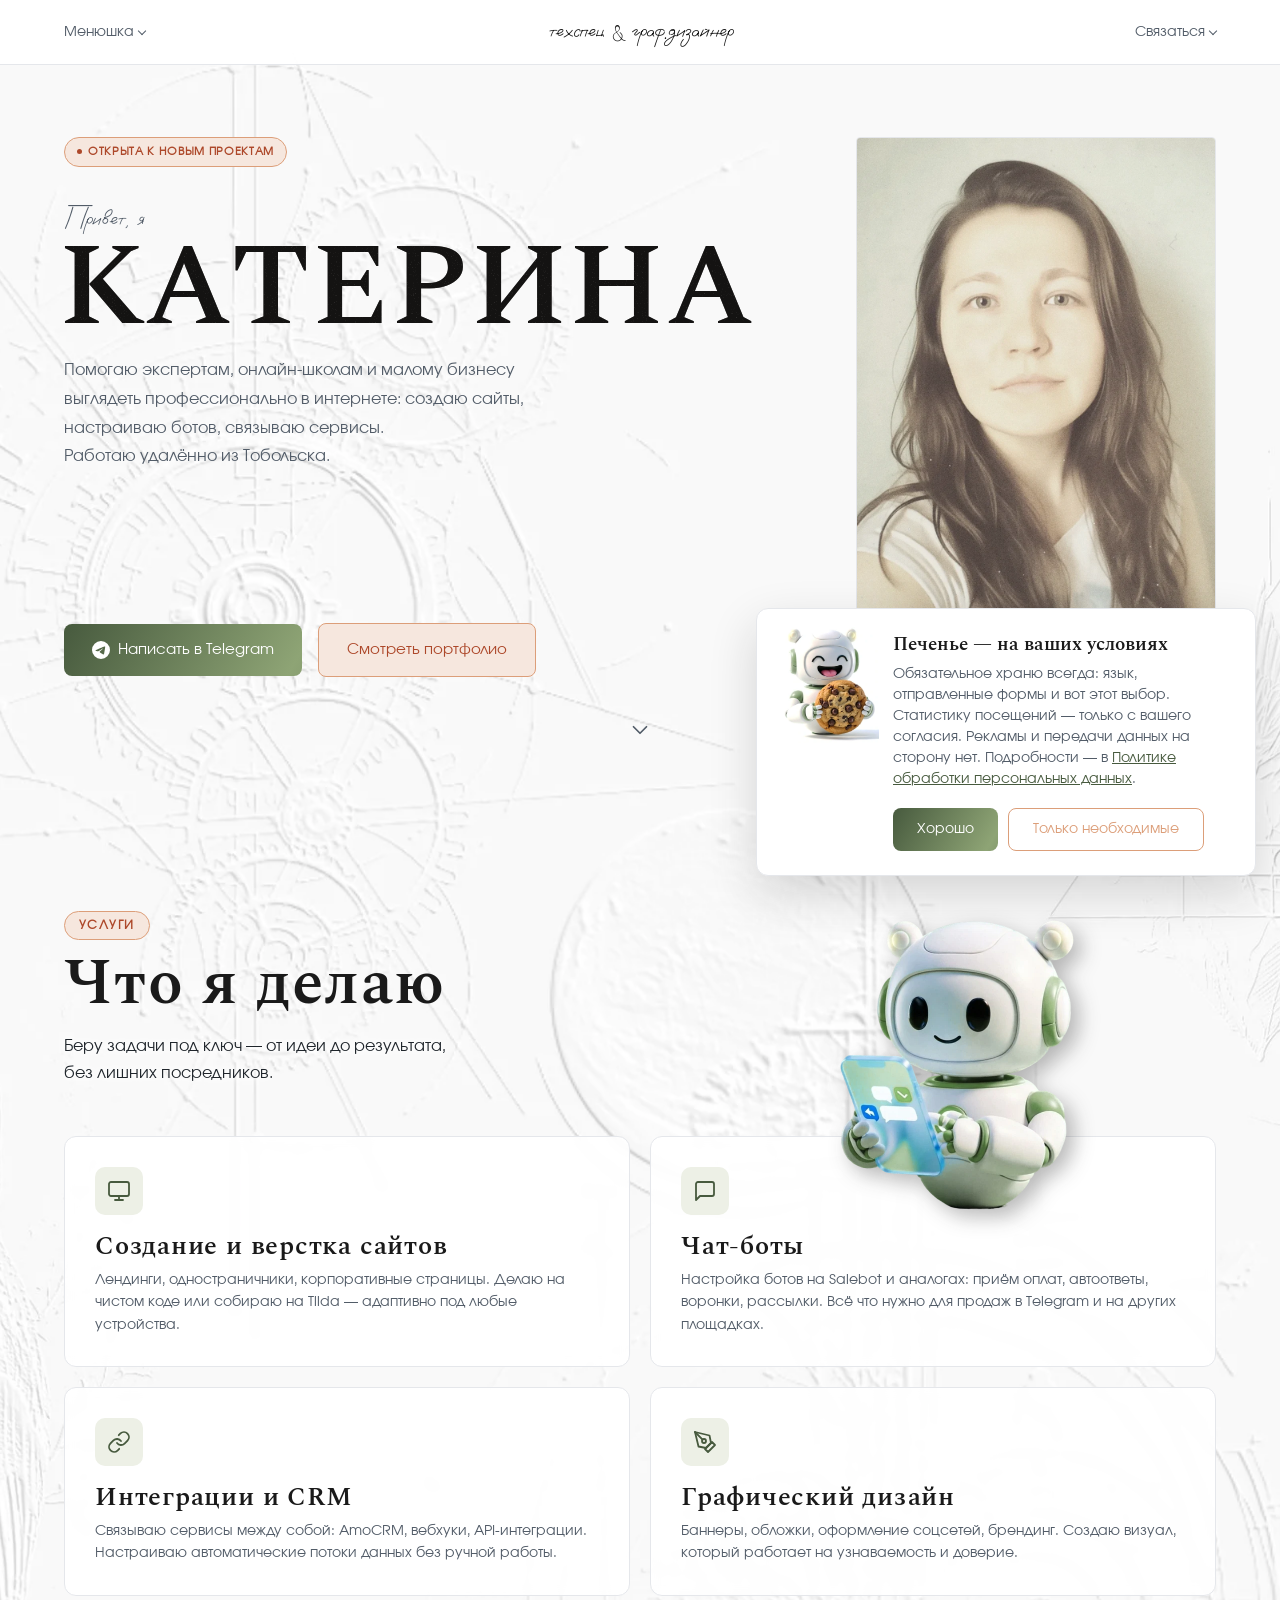
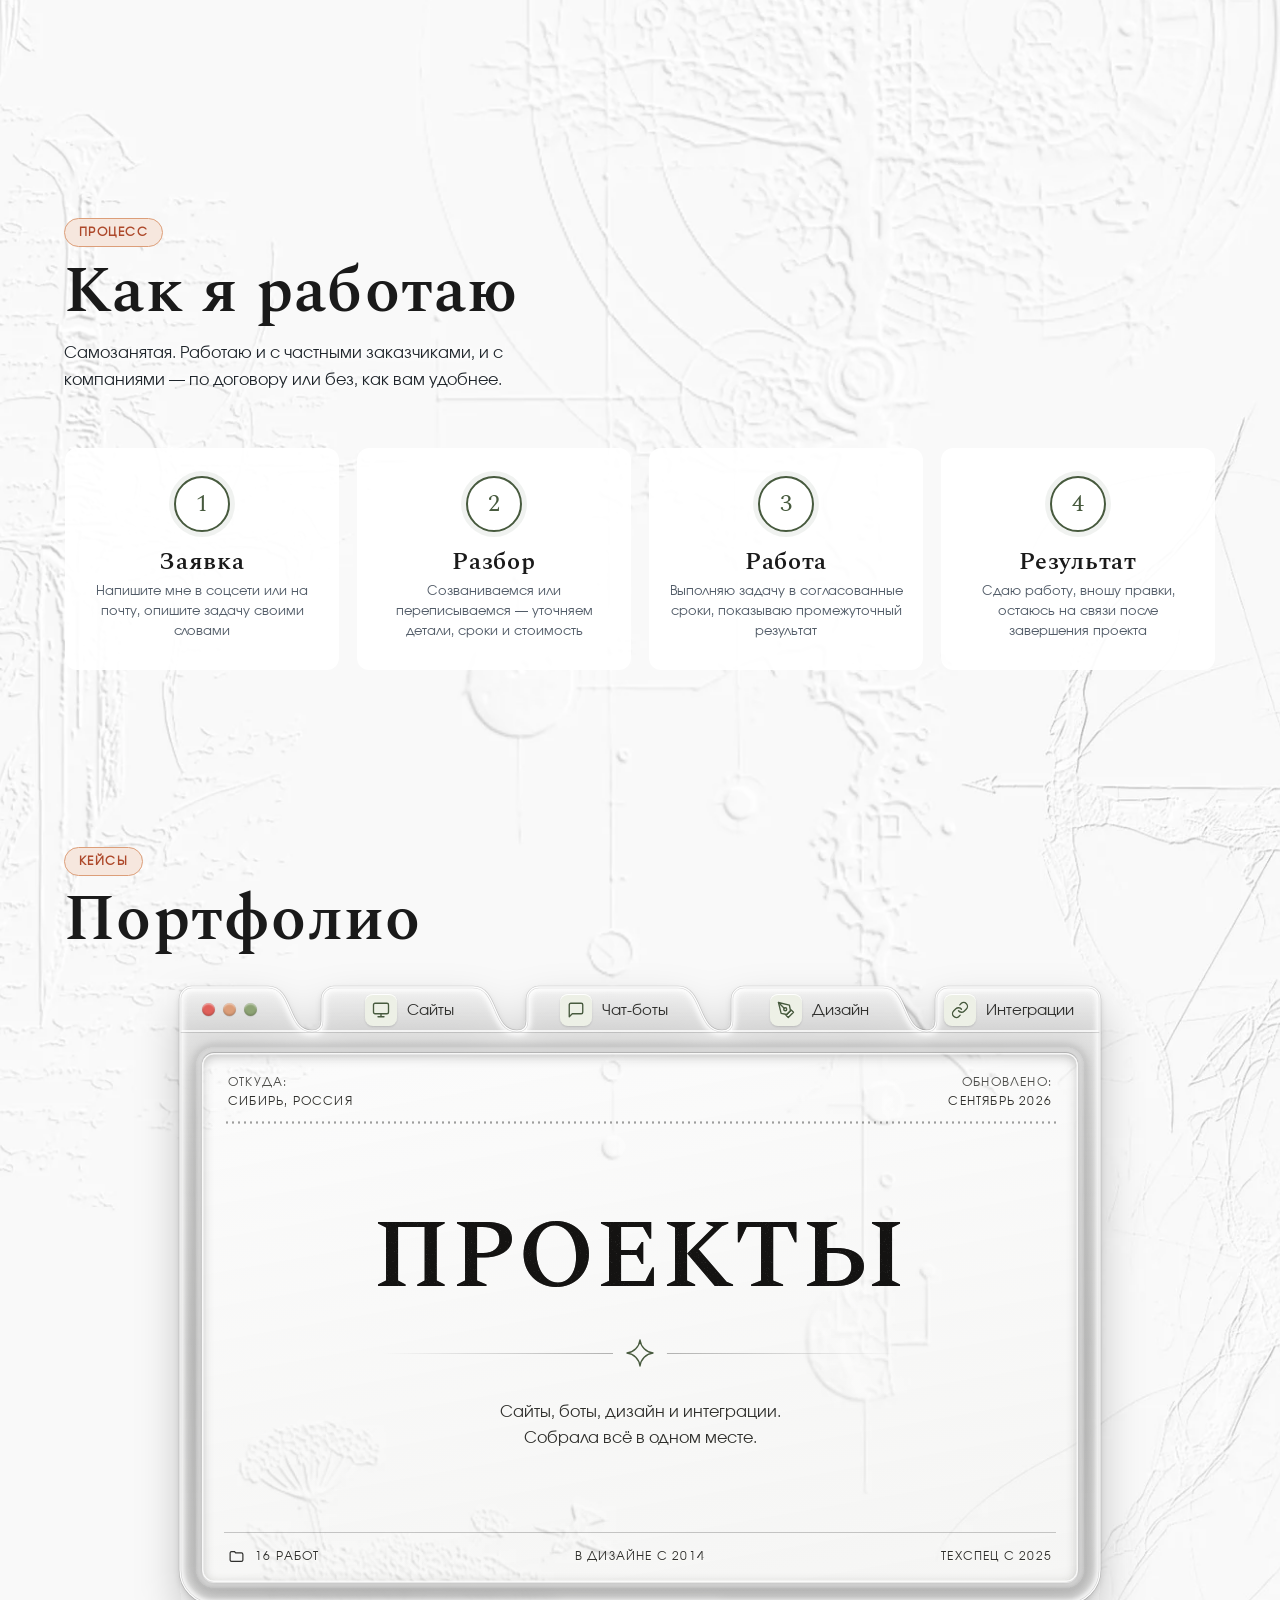
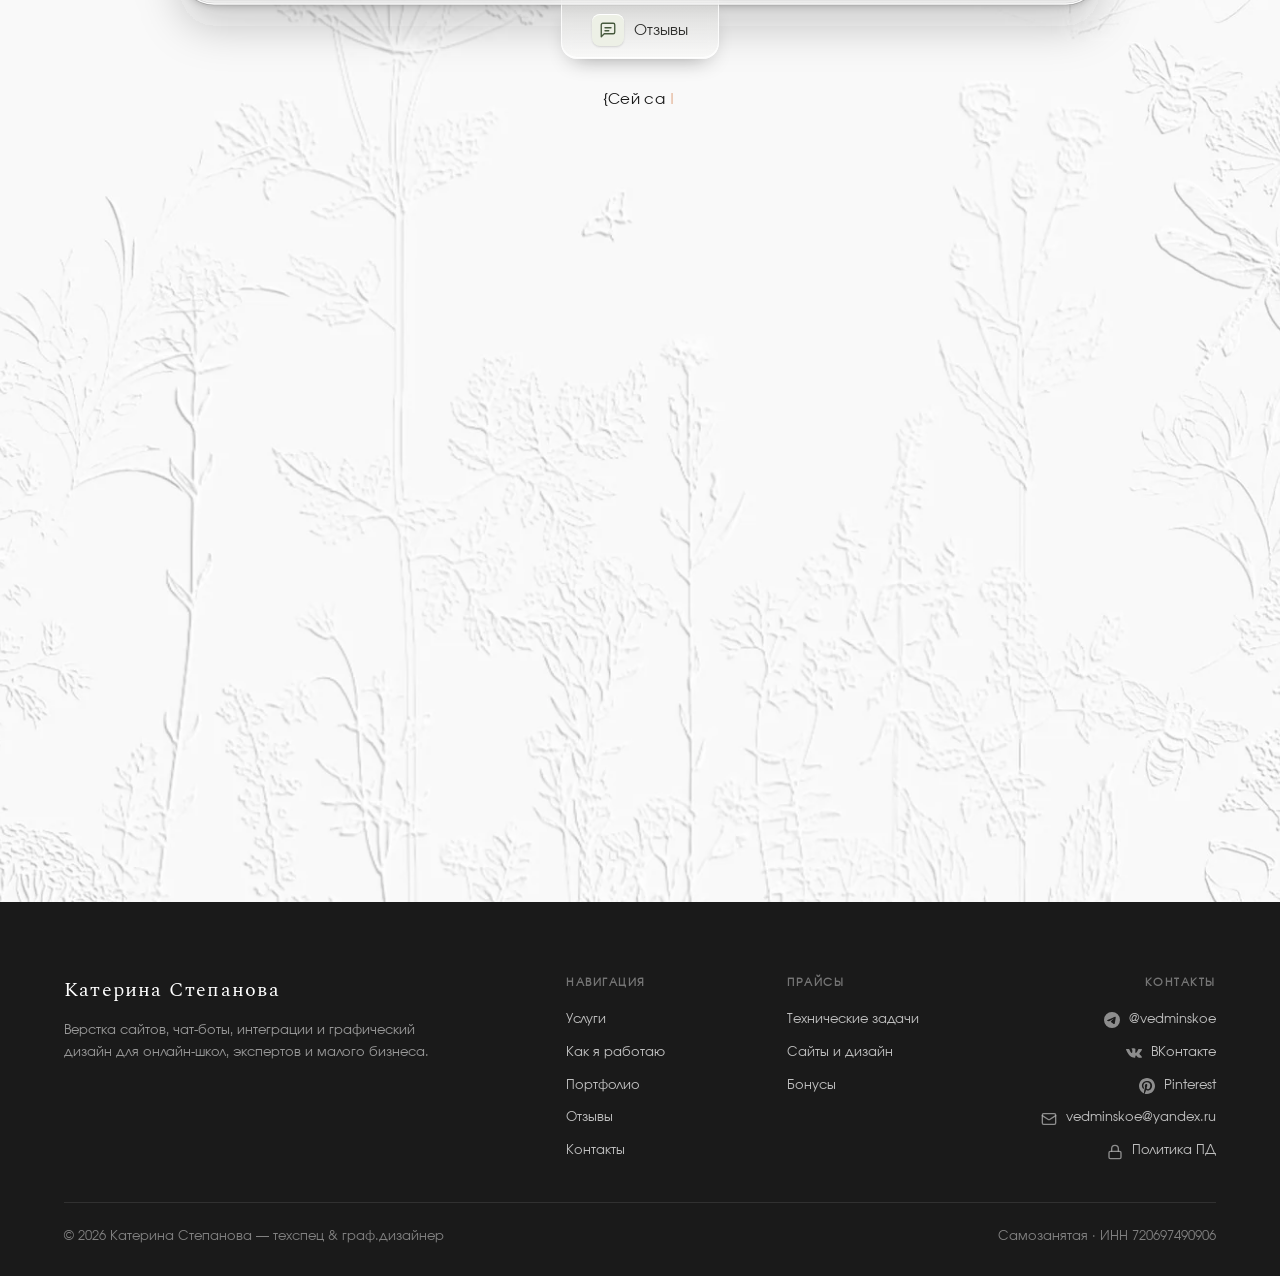
<file: index.html>
<!DOCTYPE html>
<html lang="ru">
<head>
  <meta charset="UTF-8" />
  <meta name="viewport" content="width=device-width, initial-scale=1.0" />
  <title>Катерина Степанова — техспец и графический дизайнер</title>
  <link rel="canonical" href="https://landing.vedminskoe.ru/" />

  <!-- Карточка ссылки в мессенджерах и соцсетях -->
  <meta property="og:type" content="website" />
  <meta property="og:site_name" content="Катерина Степанова" />
  <meta property="og:locale" content="ru_RU" />
  <meta property="og:url" content="https://landing.vedminskoe.ru/" />
  <meta property="og:title" content="Катерина Степанова — техспец и графический дизайнер" />
  <meta property="og:description" content="Сайты, Telegram-боты, интеграции и графический дизайн для онлайн-школ, экспертов и малого бизнеса." />
  <meta property="og:image" content="https://landing.vedminskoe.ru/og.jpg" />
  <meta property="og:image:width" content="1200" />
  <meta property="og:image:height" content="630" />
  <meta property="og:image:alt" content="Катерина Степанова — техспец и графический дизайнер" />
  <meta name="twitter:card" content="summary_large_image" />
  <meta name="theme-color" content="#475A3E" />
  <meta name="description" content="Верстка сайтов, Telegram-боты, интеграции и графический дизайн для онлайн-школ, экспертов и малого бизнеса. Тобольск, работаю удалённо." />
  <link rel="icon" href="favicon.ico" sizes="any" />
  <link rel="icon" type="image/png" href="favicon-32.png" sizes="32x32" />
  <link rel="apple-touch-icon" href="apple-touch-icon.png" />
  <!-- Основной текстовый шрифт: без preload браузер узнаёт о нём только
       дойдя до текста, и первый экран успевает мигнуть запасным -->
  <link rel="preload" href="Involve-Regular.woff2" as="font" type="font/woff2" crossorigin />
  <link rel="preload" href="Spectral-SemiBold.woff2" as="font" type="font/woff2" crossorigin />
  <style>
    /* ── Локальный шрифт текстов ── */
    @font-face {
      font-family: 'Involve';
      src: url('Involve-Regular.woff2') format('woff2');
      font-weight: 400;
      font-style: normal;
      font-display: swap;
    }

    @font-face {
      font-family: 'Vasek';
      src: url('Vasek-Italic.woff2') format('woff2');
      font-weight: 400;
      font-style: normal;
      font-display: swap;
    }

    /* Spectral — заголовки. Лежит рядом, а не на fonts.googleapis.com: внешняя
       таблица стилей в head держит рендер, пока не ответит чужой сервер — на
       мобильном канале это около полусекунды белого экрана. Плюс IP посетителя
       уходил к Google раньше, чем тот успевал увидеть cookie-баннер.
       Три веса объявлены одинаково на всех страницах: объявление само по себе
       ничего не качает, браузер берёт только те файлы, что нужны для рендера.
       Курсива нет намеренно — единственный <em> на сайте выпрямлен стилем. */
    @font-face {
      font-family: 'Spectral';
      src: url('Spectral-Regular.woff2') format('woff2');
      font-weight: 400;
      font-style: normal;
      font-display: swap;
    }
    @font-face {
      font-family: 'Spectral';
      src: url('Spectral-Medium.woff2') format('woff2');
      font-weight: 500;
      font-style: normal;
      font-display: swap;
    }
    @font-face {
      font-family: 'Spectral';
      src: url('Spectral-SemiBold.woff2') format('woff2');
      font-weight: 600;
      font-style: normal;
      font-display: swap;
    }

    /* ── Переменные ── */
    :root {
      --font-heading: 'Spectral', Georgia, serif;
      --font-body:    'Involve', system-ui, sans-serif;
      --font-script:  'Vasek', cursive;
      --accent:        #475A3E;
      --accent-hover:  #36452F;
      --accent-light:  #EDF0E6;
      --accent-soft:   #8EA475;
      --accent2:       #DC9E79;
      --accent2-hover: #AD482A;
      --accent2-light: #FBF3EF;
      /* заливка персиковых кнопок при наведении и на телефоне */
      --accent2-fill:  #DC9E79;
      /* та же кнопка до наведения: 25% персика по белому */
      --accent2-rest:  #F6E7DE;
      --bg:           #FFFFFF;
      --bg-alt:       #F5F1E7;
      --text:         #1A1A1A;
      --text-muted:   #525C68;
      --border:       #E5E7EB;
      /* плотность фонового рисунка: 0 — выключен, 1 — во всю силу */
      --bg-art-opacity: 0.5;

      /* Радиусы */
      --radius-sm:    4px;
      --radius:       12px;

      /* Тени */
      --shadow-md:    0 12px 32px rgba(26,26,26,0.10);

      /* Раскладка */
      --max-w:        1200px;
      --transition:   0.2s ease;
    }

    /* ── Сброс и база ── */
    *, *::before, *::after { box-sizing: border-box; margin: 0; padding: 0; }
    html { scroll-behavior: smooth; }
    body {
      font-family: var(--font-body);
      font-size: 16px;
      line-height: 1.6;
      color: var(--text);
      background: var(--bg);
    }
    a { color: inherit; text-decoration: none; }
    /* height: auto — чтобы атрибуты width/height в разметке (они держат место
       под картинку и убирают скачок вёрстки) не применялись как жёсткая высота
       там, где CSS задаёт одну ширину. Правила с классами это перебивают */
    img { display: block; max-width: 100%; height: auto; }

    /* Единый фон: рисунок тянется от шапки до подвала на всю высоту страницы.
       auto 100% — высота по странице, пропорции не плывут (края чуть обрезаются).
       Лёгкая бледность — через --bg-art-opacity, подмешивает белый фон body. */
    /* Блоки во всю ширину окна считают её через 100vw, а в Windows 100vw
       включает полосу прокрутки — на 17px шире видимого. Отсюда была
       прокрутка вбок на ПК. clip, а не hidden: шапка остаётся липкой */
    body { position: relative; overflow-x: clip; }
    .page-bg {
      position: absolute;
      inset: 0;
      z-index: -1;
      pointer-events: none;
      background: url('fon-web2.webp') top center / auto 100% no-repeat;
      opacity: var(--bg-art-opacity, 1);
    }
    /* Планшеты: рисунок вытянутый (2000x4618), а страница здесь вытянута ещё
       сильнее — 820 в ширину на 5800 в высоту. Подгонка по высоте раздувала
       картинку до 2500px, и на экран попадала треть: узкая полоса веток
       по центру, как было на телефонах до однотонного фона.
       Тут фреска перестаёт ехать со страницей и встаёт неподвижной подложкой
       по размеру окна — cover даёт всю ширину экрана, пропорции целы.
       position:fixed, а не background-attachment:fixed — вторую iOS не тянет */
    @media (min-width: 769px) and (max-width: 1180px) {
      .page-bg {
        position: fixed;
        background-position: center;
        background-size: cover;
      }
    }

    /* ── Утилиты ── */
    .container {
      max-width: var(--max-w);
      margin: 0 auto;
      padding: 0 24px;
    }
    .section { padding: 88px 0; }
    .section-label {
      display: inline-block;
      font-family: var(--font-body);
      font-size: 12px;
      font-weight: 600;
      letter-spacing: 0.12em;
      text-transform: uppercase;
      /* как персиковая кнопка до наведения: заливка, рамка, ржавый текст */
      color: var(--accent2-hover);
      background: var(--accent2-rest);
      border: 1px solid var(--accent2);
      border-radius: 100px;
      padding: 4px 14px;
      margin-bottom: 14px;
    }
    .section-title {
      font-family: var(--font-heading);
      font-size: clamp(40px, 5.5vw, 64px);
      line-height: 0.95;
      letter-spacing: 0.02em;
      margin-bottom: 18px;
      color: var(--text);
    }
    /* Описание под заголовком лежит прямо на фреске, и на рельефных местах
       серый текст в ней терялся. Свечение гасит фон под самими буквами —
       строка читается на любом участке рисунка, а на страницу не добавляется
       ни рамки, ни плашки. На телефонах фон однотонный, там оно невидимо.
       Цвет темнее --text-muted, но не в уровень заголовка: подпись остаётся
       подписью */
    .section-desc {
      font-size: 16px;
      color: #1F252B;
      max-width: 520px;
      line-height: 1.7;
      text-shadow: 0 0 10px #fff, 0 0 18px #fff, 0 0 4px #fff;
    }
    .btn {
      display: inline-flex;
      align-items: center;
      gap: 8px;
      padding: 14px 28px;
      border-radius: 8px;
      font-family: var(--font-body);
      font-size: 15px;
      font-weight: 500;
      cursor: pointer;
      transition: background var(--transition), color var(--transition), transform var(--transition), border-color var(--transition);
      border: none;
    }
    .btn--primary {
      background: linear-gradient(120deg, var(--accent), var(--accent-soft), var(--accent));
      background-size: 200% 100%;
      animation: btn-flow 7s ease-in-out infinite;
      color: #fff;
    }
    .btn--primary:hover {
      background: linear-gradient(120deg, var(--accent-hover), var(--accent-soft), var(--accent-hover));
      background-size: 200% 100%;
      transform: translateY(-1px);
    }
    @keyframes btn-flow {
      0%   { background-position: 0% 50%; }
      50%  { background-position: 100% 50%; }
      100% { background-position: 0% 50%; }
    }
    @media (prefers-reduced-motion: reduce) {
      .btn--primary { animation: none; }
    }
    .btn--outline {
      background: transparent;
      color: var(--accent2);
      border: 1.5px solid var(--accent2);
    }
    .btn--outline:hover {
      background: var(--accent2-light);
      border-color: var(--accent2-hover);
    }
    /* «Смотреть портфолио»: залита сразу, как outline при наведении */
    .btn--gold {
      background: var(--accent2-rest);
      color: var(--accent2-hover);
      border: 1.5px solid var(--accent2);
    }
    .btn--gold:hover {
      background: var(--accent2-fill);
      border-color: var(--accent2-fill);
      color: #fff;
    }
    /* На тач-экране наведения нет — золотая кнопка сразу в «наведённом»
       виде, как на ПК под курсором: залита золотым, текст белый */
    @media (hover: none) {
      .btn--gold, .mcases__hint { background: var(--accent2-fill); border-color: var(--accent2-fill); color: #fff; }
    }
    /* Магнитные кнопки: плавный «пружинистый» возврат при уходе курсора */
    .magnetic {
      transition: transform .35s cubic-bezier(.2, .8, .3, 1);
      will-change: transform;
    }
    @media (prefers-reduced-motion: reduce) {
      .magnetic { transition: none; }
    }
    /* Плавное появление блоков при прокрутке */
    .reveal {
      opacity: 0;
      transform: translateY(28px);
      transition: opacity .7s ease, transform .7s ease;
      transition-delay: var(--reveal-delay, 0s);
      will-change: opacity, transform;
    }
    .reveal.is-visible {
      opacity: 1;
      transform: none;
    }
    @media (prefers-reduced-motion: reduce) {
      .reveal { opacity: 1; transform: none; transition: none; }
    }
    /* Каскадное вступление hero: элементы собираются по очереди при загрузке.
       Та же механика, что у .reveal, но запускается сразу, а не по скроллу */
    .hero-in {
      opacity: 0;
      transform: translateY(20px);
      transition: opacity .65s ease, transform .65s cubic-bezier(.2,.8,.3,1);
      transition-delay: var(--in-delay, 0s);
      will-change: opacity, transform;
    }
    .hero-in.is-in {
      opacity: 1;
      transform: none;
    }
    .hero__badge   { --in-delay: 0s;    }
    .hero__greeting{ --in-delay: .08s;  }
    .hero__name    { --in-delay: .16s;  }
    .hero__desc    { --in-delay: .30s;  }
    .hero__right   { --in-delay: .20s;  }
    .hero__actions { --in-delay: .40s;  }
    @media (prefers-reduced-motion: reduce) {
      .hero-in { opacity: 1; transform: none; transition: none; }
    }

    /* ── Header ── */
    .header {
      position: sticky;
      top: 0;
      z-index: 100;
      background: rgba(255,255,255,0.92);
      backdrop-filter: blur(12px);
      border-bottom: 1px solid var(--border);
    }
    .header__inner {
      position: relative;
      display: flex;
      align-items: center;
      justify-content: space-between;
      height: 64px;
    }
    .header__menu {
      position: relative;
      display: inline-block;
    }
    /* Полоска прогресса прокрутки — золотая линия по нижнему краю шапки */
    .header__progress {
      position: absolute;
      left: 0;
      right: 0;
      bottom: -1px;
      height: 3px;
      background: linear-gradient(90deg, var(--accent2), var(--accent2-hover));
      transform: scaleX(var(--p, 0));
      transform-origin: left center;
      pointer-events: none;
    }
    .header__logo {
      display: inline-flex;
      align-items: center;
      gap: 5px;
      font-family: var(--font-body);
      font-size: 14px;
      font-weight: 500;
      color: var(--text-muted);
      background: none;
      border: none;
      padding: 0;
      cursor: pointer;
      transition: color var(--transition);
    }
    .header__logo:hover { color: var(--accent); }
    /* Подпись по центру шапки — рукописный шрифт, крупнее, некликабельно */
    .header__tagline {
      position: absolute;
      left: 50%;
      top: 50%;
      transform: translate(-50%, -50%);
      font-family: var(--font-script);
      font-size: 32px;
      line-height: 1;
      color: var(--text);
      white-space: nowrap;
      pointer-events: none;
      user-select: none;
    }
    /* амперсанд мельче — не выглядит жирным рядом с буквами */
    .header__amp { font-size: 0.7em; }
    .header__logo::after {
      content: '';
      width: 6px;
      height: 6px;
      border-right: 1.5px solid currentColor;
      border-bottom: 1.5px solid currentColor;
      transform: rotate(45deg);
      margin-top: -3px;
      transition: transform var(--transition);
    }
    .header__menu.open .header__logo::after {
      transform: rotate(-135deg);
      margin-top: 2px;
    }
    .header__dropdown {
      position: absolute;
      top: 100%;
      left: 0;
      min-width: 100%;
      width: max-content;
      margin-top: 12px;
      display: flex;
      flex-direction: column;
      background: var(--bg);
      border: 1px solid var(--border);
      border-radius: var(--radius-sm);
      box-shadow: var(--shadow-md);
      overflow: hidden;
      opacity: 0;
      visibility: hidden;
      transform: translateY(-6px);
      transition: opacity var(--transition), transform var(--transition), visibility var(--transition);
      z-index: 50;
    }
    .header__menu.open .header__dropdown {
      opacity: 1;
      visibility: visible;
      transform: translateY(0);
    }
    .header__dropdown a {
      padding: 9px 14px;
      font-size: 13px;
      line-height: 1.3;
      white-space: nowrap;
      color: var(--text-muted);
      transition: background var(--transition), color var(--transition);
    }
    .header__dropdown a:hover {
      background: var(--accent-light);
      color: var(--accent);
    }
    /* Меню контактов живёт у правого края — раскрывается влево, а не за экран */
    .header__menu--right .header__dropdown { left: auto; right: 0; }

    /* ── Hero ── */
    .hero {
      padding: 72px 0 80px;
    }
    .hero__inner {
      display: grid;
      grid-template-columns: 1fr 360px;
      gap: 48px;
      align-items: stretch;
    }
    .hero__left {
      display: flex;
      flex-direction: column;
    }
    .hero__badge {
      display: inline-flex;
      align-self: flex-start;
      align-items: center;
      gap: 6px;
      padding: 5px 12px;
      background: var(--accent2-rest);
      color: var(--accent2-hover);
      border-radius: 100px;
      font-size: 11px;
      font-weight: 600;
      letter-spacing: 0.06em;
      text-transform: uppercase;
      margin-bottom: 28px;
      border: 1px solid var(--accent2);
    }
    .hero__badge::before {
      content: '';
      width: 5px; height: 5px;
      border-radius: 50%;
      background: var(--accent2-hover);
      flex-shrink: 0;
    }
    .hero__greeting {
      font-family: var(--font-script);
      font-size: 32px;
      color: var(--text-muted);
      letter-spacing: 0.02em;
      margin-bottom: -6px;
    }
    /* ===== Чёрный бархат из текстуры + искристый блик «снег на солнце» ===== */
    .hero__name {
      position: relative;
      font-family: var(--font-heading);
      font-size: clamp(60px, 9vw, 116px);
      line-height: 0.85;
      letter-spacing: 0.02em;
      margin-bottom: 18px;
      margin-left: -5px;
      /* Почти чёрная печать: тёплый чёрный с мелким светлым зерном, как
         оттиск на старой бумаге, в пару к ретро-фото. Без глянца и бликов */
      color: transparent;
      background-color: #141312;
      background-image: url("data:image/svg+xml,%3Csvg xmlns='http://www.w3.org/2000/svg' width='160' height='160'%3E%3Cfilter id='n'%3E%3CfeTurbulence type='fractalNoise' baseFrequency='.9' numOctaves='2' stitchTiles='stitch'/%3E%3CfeColorMatrix values='0 0 0 0 .42 0 0 0 0 .4 0 0 0 0 .38 0 0 0 .7 -.45'/%3E%3C/filter%3E%3Crect width='100%25' height='100%25' filter='url(%23n)'/%3E%3C/svg%3E");
      background-size: 160px;
      -webkit-background-clip: text;
      background-clip: text;
      -webkit-text-fill-color: transparent;
      filter: drop-shadow(0 0 .5px rgba(20,19,18,.6));
    }
    .hero__caption {
      font-family: var(--font-script);
      font-size: 32px;
      color: var(--text-muted);
      letter-spacing: 0.02em;
      text-align: center;
      margin-top: 14px;
      line-height: 0.8;
    }
    .hero__desc {
      font-size: 16px;
      color: var(--text-muted);
      /* 420px не хватало на десяток пикселей: «связываю сервисы.» не влезало
         в строку и «сервисы.» повисало одно. Порог — 450px, здесь запас */
      max-width: 460px;
      line-height: 1.8;
      margin-bottom: 36px;
    }
    .hero__actions {
      display: flex;
      align-items: center;
      gap: 16px;
      flex-wrap: wrap;
      margin-top: auto;
    }
    .hero__right {
      display: flex;
      flex-direction: column;
    }
    .hero__right-inner {
      flex: 1;
      display: flex;
      align-items: stretch;
      gap: 14px;
    }
    /* Подсказка прокрутки — пульсирующий шеврон под hero */
    .hero__scroll {
      display: flex;
      justify-content: center;
      margin-top: 40px;
      color: var(--text-muted);
      opacity: 1;
      transition: opacity .4s ease;
    }
    .hero__scroll svg { animation: scroll-bob 2s ease-in-out infinite; }
    .hero__scroll:hover { color: var(--accent); }
    body.is-scrolled .hero__scroll { opacity: 0; pointer-events: none; }
    @keyframes scroll-bob {
      0%, 100% { transform: translateY(0);   opacity: .55; }
      50%      { transform: translateY(7px); opacity: 1; }
    }
    @media (prefers-reduced-motion: reduce) {
      .hero__scroll svg { animation: none; }
    }
    .hero__photo {
      position: relative;
      flex: 1;
      border-radius: 4px;
      overflow: hidden;
      border: 1px solid var(--border);
    }
    .hero__photo img {
      width: 100%;
      height: auto;
      display: block;
      /* фото 2c.webp: тёплое ч/б пополам с цветом, ретро-зерно и пылинки */
    }

    /* ── Services ── */
    #services .container { position: relative; overflow: visible; }
    .services__top {
      margin-bottom: 48px;
    }
    .services__top-text { max-width: 520px; }
    .services__robot {
      position: absolute;
      /* Сдвинут вправо, чтобы встать по центру под фото в hero. Робот
         привязан к .container, а фото — тоже, но контейнер уже робота, и
         простое right: -125px вылезало бы за окно на ноутбуках 1366 —
         появлялась бы горизонтальная прокрутка.
         Поэтому сдвиг берём только из того запаса, что реально есть снаружи
         контейнера: (100vw - 1280px) / 2, но не больше 85px. Широкое окно —
         полный сдвиг, узкое — прежние -40px, и ни при какой ширине не хуже,
         чем было. 1280 в формуле, а не 1200: 40px прежнего вылета с каждой
         стороны уже входили в запас */
      right: calc(-40px - min(85px, max(0px, (100vw - 1280px) / 2)));
      top: -30px;
      width: 640px;
      transform: scaleX(-1);
      filter: drop-shadow(-8px 8px 10px rgba(26,26,26,0.3));
      z-index: 3;
      pointer-events: none;
      /* парение: плавно покачивается вверх-вниз, будто висит в воздухе */
      animation: robot-float 4.5s ease-in-out infinite;
      /* проявляется, когда блок услуг доходит до экрана — чтобы не торчал
         сразу под hero. Только opacity: transform занят парением */
      opacity: 0;
      transition: opacity .8s ease;
    }
    .services__robot.is-shown { opacity: 1; }
    @media (prefers-reduced-motion: reduce) {
      .services__robot { opacity: 1; transition: none; }
    }
    @keyframes robot-float {
      0%, 100% { transform: scaleX(-1) translateY(0); }
      50%      { transform: scaleX(-1) translateY(-16px); }
    }
    @media (prefers-reduced-motion: reduce) {
      .services__robot { animation: none; }
    }
    /* Ниже 1200 робот работает как на телефоне: небольшой и стоит над
       карточкой «Чат-боты». Крупная десктопная раскладка держится только там,
       где справа от заголовка есть пустое поле — на 1024 шестисотпиксельный
       робот занимал полконтейнера и садился на карточки.
       Отступ сверху ставит скрипт: он считает его от реального положения
       карточки. Жёсткие 470px подходили ровно одной ширине экрана — высота
       блока зависит от переносов текста, и на других устройствах робот падал
       то на первую карточку, то на третью. Значение по умолчанию оставлено
       на случай, если скрипт не отработал */
    @media (max-width: 1199px) {
      .services__robot {
        top: var(--robot-top, 470px);
        /* У картинки робота огромные прозрачные поля по бокам: сам он занимает
           только 37% ширины файла, по 32% слева и справа — пустота. Поэтому
           блок задаём заведомо широким, а вправо двигаем так, чтобы за край
           карточки на 8px вылезал ВИДИМЫЙ робот, а не пустая рамка.
           0.321 — доля правого поля после отражения scaleX(-1).
           310px даёт видимого робота примерно на 114px в ширину — крупнее,
           чем прежние 280 (103px), и при этом он помещается над заголовком:
           по вертикали полей почти нет, но свободных 147px хватает
           (97 строка с иконкой + 20 зазор + 30 нижний отступ карточки сверху) */
        --robot-w: 310px;
        width: var(--robot-w);
        /* Отступ ВИДИМОГО робота от правого края контейнера. Целимся именно
           в него, а не в рамку блока: рамка шире робота втрое, и если считать
           по ней, за экран уезжает он сам — так его и срезало обрезкой секции.
           У контейнера ещё 24px внутреннего поля, поэтому до правого края
           карточки остаётся 48 - 24 = 24px. Меньше — робот липнет к краю,
           больше — уплывает на середину карточки */
        --robot-inset: 48px;
        right: calc(var(--robot-inset) - var(--robot-w) * 0.321);
      }
      /* Робот нарочно свисает за правый край экрана. Без клипа эти 22px
         дают странице горизонтальную прокрутку — её и таскали мышкой,
         а на телефоне экран уезжал вбок от случайного смахивания.
         Обрезка живёт здесь же, где и свисающий робот: раньше стояла на 960
         и не покрывала планшеты, где он теперь тоже свисает.
         clip, а не hidden: hidden сделал бы секцию контейнером прокрутки */
      #services { overflow-x: clip; }
    }
    /* Прайсы — те же плашки, что в лесенке портфолио. Класс .case-plate взят
       буквально тот же, поэтому цвет, размер, шрифт, рамка и объём при
       наведении не скопированы, а общие: правится в одном месте. Здесь только
       геометрия ряда — вылет вправо за .container, ступенчатый отступ слева,
       выезд справа и та же маска, что растворяет правый край.
       z-index — робот в услугах лежит абсолютом поверх раскладки; кликам он
       не мешает (pointer-events выключены), но перекрыть плашки мог бы */
    .prices__list {
      position: relative;
      z-index: 4;
      margin-top: 18px;
      /* Возврат с прайса приходит на #prices. Без запаса верхняя плашка
         оказывается под шапкой: её высота плюс воздух, чтобы было видно,
         что это низ блока услуг, а не случайное место страницы */
      scroll-margin-top: 110px;
      /* Запас под подсветку. overflow-x: clip по спецификации утягивает в clip
         и вертикальную ось, а сверху ещё режет маска — без запаса рамка и тень
         наведённой плашки обрезались бы о край ряда, снизу особенно заметно.
         В лесенке портфолио та же беда решена тем же: там бокс уходит на 34px
         ниже картинки. Отступ съедает этот запас, между блоками ничего не растёт */
      padding: 26px 0 30px;
      /* Полная ширина окна с обеих сторон — как у лесенки портфолио. Только
         вправо не хватало: --off считается в процентах от ширины ряда, и от
         более узкой базы плашки выходили короче портфолийных на полсотни пикселей */
      margin-left: calc(50% - 50vw);
      margin-right: calc(50% - 50vw);
      list-style: none;
      /* плашки стартуют за правым краем экрана: без обрезки страница
         разъехалась бы вбок на всю их отлётную дистанцию */
      overflow-x: clip;
      /* Тают оба края. Плашка во всю ширину окна, и без растворения её
         вертикальные границы упирались бы прямо в края экрана — два жёстких
         среза. Пока названия стояли по краям контейнера, сплошная часть была
         обязана дотягиваться до первой буквы (50%±576px) и растворение
         помещалось лишь в 64px. Названия уехали в центр — ограничение
         снялось, и таять край может куда раньше: сплошными остаются 450px
         от середины, дальше в обе стороны идёт размытие.
         Нижняя граница в 20px — для окон уже 940, где по бокам почти нет места.
         Хочешь размытия больше — уменьшай 450px, меньше — увеличивай */
      --fade: max(20px, calc(50% - 450px));
      -webkit-mask-image: linear-gradient(90deg, transparent 0, #000 var(--fade),
                          #000 calc(100% - var(--fade)), transparent 100%);
              mask-image: linear-gradient(90deg, transparent 0, #000 var(--fade),
                          #000 calc(100% - var(--fade)), transparent 100%);
    }
    /* Плашка тянется во всю ширину окна, края растворяет маска ряда.
       Поля держат текст в границах контейнера, если он вдруг длиннее середины;
       на узком экране контейнер шире формулы, тогда работает граница в 15px */
    .prices__item .case-plate {
      flex: 1;
      margin-left: 0;
      padding-left: max(15px, calc(50vw - 576px));
      padding-right: max(15px, calc(50vw - 576px));
    }
    /* Названия по центру окна — обе плашки одинаково. Раньше первая жалась
       влево, вторая вправо, в пару к тому, откуда каждая выезжает; от этого
       текст оказывался ровно там, где хочется растворить край */
    .prices__item .case-plate { justify-content: center; }
    /* Зазор между двумя прайсами. Только на ПК: на телефоне они кнопки, и
       расстояние там держит gap: 12px в мобильном блоке.
       В лесенке портфолио плашки нарочно слиты в одно поле, здесь наоборот —
       их всего две, и пауза между ними читается как две разные ссылки */
    @media (min-width: 901px) {
      .prices__item + .prices__item { margin-top: 6px; }
    }
    .prices__item {
      display: flex;
      /* Высота строки лесенки — не круглое число, а производная: кадр портфолио
         занимает 66% ширины при пропорции 12/7 и делится на 18 строк.
         Запас в 34px под кадром в счёт не идёт — его
         съедает распорка ::after, строки его не делят.
         Жёсткие пиксели разъехались бы с портфолио на любой другой ширине окна */
      height: calc(100vw * 0.66 * 7 / 12 / 18);
      /* Выезжают навстречу друг другу: первая из-за левого края, вторая
         из-за правого. --in ставит скрипт — вторая трогается следом за первой */
      transform: translateX(100vw);
      opacity: 0;
      transition: transform .95s cubic-bezier(0.22, 0.9, 0.25, 1),
                  opacity   .55s ease;
      transition-delay: calc(var(--in, 0) * 110ms);
    }
    @media (min-width: 901px) {
      .prices__item:nth-child(odd) { transform: translateX(-100vw); }
    }
    .prices__list.is-live .prices__item { transform: none; opacity: 1; }
    @media (prefers-reduced-motion: reduce) {
      .prices__item { transform: none; opacity: 1; transition: none; }
    }
    @media (max-width: 900px) {
      /* лесенка портфолио на узком экране разворачивается в столбик —
         эти две плашки следом: маска и ступеньки там ни к чему */
      .prices__list {
        margin-left: 0;
        margin-right: 0;
        -webkit-mask-image: none;
                mask-image: none;
      }
      .prices__list { display: flex; flex-direction: column; gap: 12px; padding: 10px 0 0; }
      .prices__item { height: auto; }
      /* На телефоне прайсы — не плашки, а кнопки в пару к «Написать в
         Telegram» и «Смотреть портфолио»: те же радиус, кегль, шрифт и
         заливки. Рамка-подсветка плашки здесь только мешала бы */
      .prices__item .case-plate {
        flex: 1;
        justify-content: center;
        text-align: center;
        padding: 14px 20px;
        margin-bottom: 0;
        border-radius: 8px;
        font-family: var(--font-body);
        font-size: 15px;
        font-weight: 500;
        box-shadow: none;
      }
      .prices__item .case-plate::before,
      .prices__item .case-plate::after { content: none; }
      /* Белые, как плашки портфолио: рамка нужна, иначе на светлом фоне
         страницы кнопка не читается краями */
      .prices__item .case-plate {
        background: #fff;
        border: 1.5px solid var(--border);
        color: var(--text);
      }
    }
    .services__grid {
      display: grid;
      grid-template-columns: repeat(2, 1fr);
      gap: 20px;
    }
    .service-card {
      padding: 30px;
      border: 1px solid var(--border);
      border-radius: var(--radius);
      background: rgba(255,255,255,0.88);
      backdrop-filter: blur(4px);
      transition: border-color var(--transition), box-shadow var(--transition), transform var(--transition);
    }
    .service-card:hover {
      border-color: var(--accent);
      box-shadow: 0 8px 32px rgba(71,90,62,0.12);
      transform: translateY(-2px);
    }
    /* 3D-наклон и подсветка за курсором.
       Карточку с роботом не трогаем: position/overflow/transform на ней
       обрежут и перепривяжут абсолютно спозиционированного робота */
    .service-card--tilt {
      position: relative;
      overflow: hidden;
      transform-style: preserve-3d;
    }
    /* пока курсор ведёт карточку, следование должно быть мгновенным */
    .service-card--tilt.is-tilting {
      transition: border-color var(--transition), box-shadow var(--transition), transform .12s ease-out;
    }
    /* Подсветка, идущая за курсором по карточке услуги */
    .service-card--tilt::after {
      content: '';
      position: absolute;
      inset: 0;
      border-radius: inherit;
      pointer-events: none;
      opacity: 0;
      transition: opacity .3s ease;
      background: radial-gradient(
        260px circle at var(--mx, 50%) var(--my, 50%),
        rgba(142,164,117,0.22),
        rgba(142,164,117,0) 70%
      );
    }
    .service-card--tilt.is-tilting::after { opacity: 1; }
    /* Иконки услуг «прочерчиваются» при первом появлении карточки */
    /* .reveal вешает JS — без него иконки просто отрисованы, ничего не прячем */
    .service-card.reveal .service-card__icon svg * {
      stroke-dasharray: 220;
      stroke-dashoffset: 220;
      transition: stroke-dashoffset 1.1s ease;
      transition-delay: calc(var(--reveal-delay, 0s) + .2s);
    }
    .service-card.is-visible .service-card__icon svg * { stroke-dashoffset: 0; }
    @media (prefers-reduced-motion: reduce) {
      .service-card.reveal .service-card__icon svg * { stroke-dashoffset: 0; transition: none; }
      .service-card--tilt::after { display: none; }
    }
    .service-card__icon {
      width: 48px; height: 48px;
      background: var(--accent-light);
      border-radius: 10px;
      display: flex;
      align-items: center;
      justify-content: center;
      margin-bottom: 18px;
      color: var(--accent);
    }
    .service-card__title {
      font-family: var(--font-heading);
      font-size: 26px;
      letter-spacing: 0.03em;
      line-height: 1;
      margin-bottom: 10px;
      color: var(--text);
    }
    .service-card__desc {
      font-size: 14px;
      color: var(--text-muted);
      line-height: 1.6;
    }

    /* ── Process ── */
    /* На ПК блок подтянут к прайсам: у ряда плашек снизу свой запас под
       подсветку, и вместе с двумя полями секций между ними копилось под
       две сотни пустых пикселей. На телефоне ряд идёт столбиком без запаса,
       там поле секции остаётся прежним */
    @media (min-width: 769px) {
      #process { padding-top: 0; }
    }
    .process__header {
      margin-bottom: 52px;
    }
    .process__steps {
      display: grid;
      grid-template-columns: repeat(4, 1fr);
      gap: 16px;
      position: relative;
    }
    /* Автоподсветка шагов: за каждой карточкой по очереди мягко разгорается
       и гаснет ореол. Цикл 12s, по 3s на шаг — разгорается 0.5s, держится 2s,
       гаснет 0.5s. Соседние не перекрываются: пока горит одна, остальные тёмные */
    .process__steps.is-live .process-step {
      animation: step-glow 12s linear infinite;
    }
    .process__steps.is-live .process-step::before {
      animation: step-halo 12s linear infinite;
    }
    .process__steps.is-live .process-step__num {
      animation: num-glow 12s linear infinite;
    }
    .process__steps.is-live .process-step:nth-child(1),
    .process__steps.is-live .process-step:nth-child(1)::before,
    .process__steps.is-live .process-step:nth-child(1) .process-step__num { animation-delay: 0.2s; }
    .process__steps.is-live .process-step:nth-child(2),
    .process__steps.is-live .process-step:nth-child(2)::before,
    .process__steps.is-live .process-step:nth-child(2) .process-step__num { animation-delay: 3.2s; }
    .process__steps.is-live .process-step:nth-child(3),
    .process__steps.is-live .process-step:nth-child(3)::before,
    .process__steps.is-live .process-step:nth-child(3) .process-step__num { animation-delay: 6.2s; }
    .process__steps.is-live .process-step:nth-child(4),
    .process__steps.is-live .process-step:nth-child(4)::before,
    .process__steps.is-live .process-step:nth-child(4) .process-step__num { animation-delay: 9.2s; }
    /* Ореол просто разгорается и гаснет на месте — никакого движения */
    @keyframes step-halo {
      0%          { opacity: 0; }
      4%, 21%     { opacity: .55; }
      25%, 100%   { opacity: 0; }
    }
    /* Подъём, рамка и тень идут в такт ореолу.
       z-index поднимаем на время подсветки: иначе сосед справа (позже в DOM)
       перекрывал бы свечение непрозрачной поверхностью — жёсткий край.
       z-index переключается дискретно, поэтому активная карточка целиком
       всплывает над обоими соседями и свет мягко ложится с обеих сторон */
    @keyframes step-glow {
      0%, 25%, 100% {
        z-index: 0;
        transform: translateY(0);
        border-color: transparent;
        box-shadow: 0 14px 30px rgba(71,90,62,0);
      }
      4%, 21% {
        z-index: 2;
        transform: translateY(-4px);
        /* тот же насыщенный зелёный контур, что у карточек услуг на наведении */
        border-color: var(--accent);
        box-shadow: 0 12px 26px rgba(71,90,62,0.10);
      }
    }
    @keyframes num-glow {
      0%, 25%, 100% {
        background: var(--bg);
        color: var(--accent);
        box-shadow: 0 0 0 5px rgba(71,90,62,0.08);
      }
      4%, 21% {
        background: var(--accent-light);
        color: var(--accent);
        box-shadow: 0 0 0 7px rgba(71,90,62,0.10);
      }
    }
    /* курсор в блоке — цикл выключаем целиком, чтобы hover снова работал */
    .process__steps:hover .process-step,
    .process__steps:hover .process-step::before,
    .process__steps:hover .process-step__num { animation: none; }
    .process__steps:hover .process-step::before { opacity: 0; }
    @media (prefers-reduced-motion: reduce) {
      .process__steps.is-live .process-step,
      .process__steps.is-live .process-step::before,
      .process__steps.is-live .process-step__num { animation: none; }
    }
    .process-step {
      display: flex;
      flex-direction: column;
      align-items: center;
      text-align: center;
      padding: 28px 20px;
      /* фон живёт не здесь, а в ::after — иначе свет из ::before не спрятать
         за карточкой: .reveal вешает will-change, карточка становится стековым
         контекстом, и z-index: -1 перестаёт уводить слой за её фон */
      background: transparent;
      border-radius: var(--radius);
      border: 1px solid transparent;
      position: relative;
      transition: transform var(--transition), box-shadow var(--transition), border-color var(--transition);
    }
    /* Слои карточки, снизу вверх:
       ::before — пятно света, шире карточки, размытое
       ::after  — непрозрачная поверхность, перекрывает свет по площади
       контент  — поднят над поверхностью через z-index
       Наружу пробивается только то, что вылезло за края → свечение по контуру */
    .process-step::before {
      content: '';
      position: absolute;
      top: -16px;
      bottom: -16px;
      left: -16px;
      width: calc(100% + 32px);
      border-radius: 28px;
      pointer-events: none;
      opacity: 0;
      filter: blur(18px);
      background: rgba(142,164,117,0.45);
    }
    .process-step::after {
      content: '';
      position: absolute;
      inset: 0;
      border-radius: inherit;
      background: rgba(255,255,255,0.93);
      backdrop-filter: blur(8px);
      pointer-events: none;
    }
    .process-step__num,
    .process-step__title,
    .process-step__desc {
      position: relative;
      z-index: 1;
    }
    .process-step:hover {
      transform: translateY(-4px);
      border-color: var(--accent-light);
      box-shadow: 0 14px 30px rgba(71,90,62,0.16);
    }
    .process-step__num {
      width: 56px; height: 56px;
      border-radius: 50%;
      background: var(--bg);
      border: 2px solid var(--accent);
      display: flex;
      align-items: center;
      justify-content: center;
      font-family: var(--font-heading);
      font-size: 24px;
      color: var(--accent);
      margin-bottom: 18px;
      flex-shrink: 0;
      box-shadow: 0 0 0 5px rgba(71,90,62,0.08);
      transition: background var(--transition), color var(--transition), box-shadow var(--transition),
                  transform .5s cubic-bezier(.34,1.56,.64,1);
      /* «щелчок»: цифра выпрыгивает, когда шаг появляется в поле зрения */
      transform: scale(.5);
      transition-delay: 0s, 0s, 0s, calc(var(--reveal-delay, 0s) + .18s);
    }
    .process-step.is-visible .process-step__num { transform: scale(1); }
    @media (prefers-reduced-motion: reduce) {
      .process-step__num { transform: none; transition: none; }
    }
    .process-step:hover .process-step__num {
      background: var(--accent);
      color: #fff;
      box-shadow: 0 0 0 6px rgba(71,90,62,0.15);
    }
    .process-step__title {
      font-family: var(--font-heading);
      font-size: 24px;
      letter-spacing: 0.03em;
      line-height: 1;
      margin-bottom: 8px;
    }
    .process-step__desc {
      font-size: 13px;
      color: var(--text-muted);
      line-height: 1.55;
    }

    /* ── Портфолио ──
       Окно-папка — стили ниже, в блоке «Портфолио: окно-папка» */
    .cases__header { margin-bottom: 18px; }
    /* Плашки — у прайсов под услугами: лесенкой портфолио они были раньше,
       отсюда и название класса */
    .case-plate {
      flex: 1;
      margin-left: calc(var(--off, 0%) + var(--shift, 0%));
      /* высота строк дробная — плашка на пиксель выше своей строки,
         иначе на стыках просвечивает картинка */
      margin-bottom: -1px;
      display: flex;
      align-items: center;
      padding: 0 15px;
      border: none;
      background: #fff;
      /* Текстовый Involve в своём единственном честном начертании: жирного
         у него нет, и подделывать его браузером — размазывать контур на
         мелком кегле. Тот же шрифт держат тексты карточек и подпись под
         портфолио, плашки читаются с ними в один голос.
         Он шире засечкового: самое длинное название выросло с 354 до 374px,
         поэтому граница растворения белого отодвинута (см. .cases__list) */
      font-family: var(--font-body);
      font-weight: 400;
      letter-spacing: 0.02em;
      /* Строки делят высоту кадра: строк стало 18 вместо 14 — на узком
         десктопе строка ужимается до ~21px, и 17px текста в неё не влезают.
         Поэтому размер резиновый: 17px на широком экране и 13px у границы
         мобильной вёрстки (900px) */
      font-size: clamp(13px, 1.18vw, 17px);
      line-height: 1.2;
      color: var(--text);
      text-align: left;
      cursor: pointer;
      /* под z-index при наведении и под рамку-псевдоэлемент */
      position: relative;
      transition: transform var(--transition), box-shadow var(--transition);
    }
    /* Рамка при наведении — как у карточек услуг, но без правой стенки:
       border-image с горизонтальным градиентом даёт сплошной акцент слева,
       а верхнюю и нижнюю линии гасит к правому краю (справа градиент
       прозрачный — правой стенки не рисуется вовсе).
       Живёт на ::after: сам border-image не анимируется, а так рамка
       проявляется плавно и не сдвигает текст на пиксель */
    .case-plate::after {
      content: '';
      position: absolute;
      inset: 0;
      pointer-events: none;
      border: 1px solid transparent;
      border-image: linear-gradient(90deg, var(--accent) 0 28%, rgba(71,90,62,0) 68%) 1;
      opacity: 0;
      transition: opacity var(--transition);
    }
    /* .is-active — плашка открытого сейчас проекта, подсветка не гаснет */
    .case-plate:hover::after,
    .case-plate.is-active::after { opacity: 1; }
    /* Плашка «выдвигается вперёд»: подрастает от центра и получает объём.
       z-index обязателен — строки перекрываются на 1px, без подъёма соседка
       снизу затрёт и нижнюю линию рамки, и тень.
       Масштаб, а не translateY: сдвиг вверх обнажил бы снизу полоску
       фотографии, а масштаб только накрывает соседок, зазоров не создаёт */
    .case-plate:hover,
    .case-plate.is-active {
      z-index: 1;
      transform: scale(1.02);
      box-shadow:
        0 8px 22px rgba(26,26,26,0.16),      /* вес: отрывает белое от фото */
        0 0 18px 2px rgba(142,164,117,0.38); /* зелёный ореол, --accent-soft */
    }
    /* наведённая перекрывает открытую, если это разные плашки */
    .case-plate:hover { z-index: 2; }
    /* Заливка открытой плашки — тёплый тон кнопки «Смотреть портфолио»
       (--accent2-light). Растянута теми же стопами, что и зелёная рамка:
       плотная слева, сходит на нет к 68% ширины плашки, поэтому контур и
       заливка гаснут в одном месте. Лежит на ::before, чтобы проявляться
       плавно через opacity — градиент в background переходами не тянется */
    .case-plate::before {
      content: '';
      position: absolute;
      inset: 0;
      pointer-events: none;
      background: linear-gradient(90deg, var(--accent2-light) 0 28%, rgba(255,248,224,0) 68%);
      opacity: 0;
      transition: opacity var(--transition);
    }
    .case-plate.is-active::before { opacity: 1; }
    /* ::before спозиционирован и без этого накрыл бы название */
    .case-plate__text { position: relative; }
    @media (prefers-reduced-motion: reduce) {
      /* свечение, рамку и заливку оставляем — выделение не теряется */
      .case-plate:hover { transform: none; }
    }
    @media (max-width: 900px) {
      .case-plate { width: 100%; margin-left: 0; }
    }
    /* ── Портфолио на телефоне ──
       Окно-папка на узком экране прячется, вместо неё робот с табличкой
       и работы списком плашек. Плашка ведёт на страницу работы, как кадр
       в папке на ПК. Плашки собирает скрипт из списков папки */
    .mcases { display: none; }
    .cases__lead { display: none; }
    @media (max-width: 767px) {
      .cases__lead {
        display: block;
        margin-top: 10px;
        font-size: 15px;
        line-height: 1.5;
        color: var(--text-muted);
      }
    }
    @media (max-width: 767px) {
      /* только телефон: планшет с 768px видит папку, как ПК */
      /* Плашки до выхода стоят на ширину экрана правее. clip, а не
         hidden: hidden сделал бы секцию контейнером прокрутки */
      #cases { overflow-x: clip; }
      /* с id: правило самой папки стоит ниже по файлу и перебило бы */
      #cases .cw { display: none; }
      .mcases { display: block; }
      /* Гриша выглядывает из-за правого края экрана, как на ПК из-за
         папки. Виден сразу; рядом печатается его реплика и остаётся,
         буквы подрагивают, как «шур-шур» у папки */
      .mcases__peek { position: relative; height: 210px; }
      .mcases__peek img {
        position: absolute;
        /* к самому краю экрана, мимо отступа контейнера */
        right: calc((100% - 100vw) / 2);
        bottom: 0;
        height: 100%;
        width: auto;
      }
      .mcases__say {
        position: absolute;
        left: 0;
        right: 118px;
        top: 50%;
        transform: translateY(-50%) rotate(-5deg);
        /* у Vasek мелкие строчные — кегль вдвое крупнее обычного текста */
        font: 34px/1.05 var(--font-script);
        color: #3c3c3c;
        text-align: right;
      }
      .mcases__say > span { display: block; }
      .mcases__say > span + span { margin-top: 10px; }
      /* продолжение фразы — следующей строкой, без отступа и без паузы */
      .mcases__say > span.is-cont { margin-top: 0; }
      .mcases__say i { display: inline-block; font-style: normal; white-space: nowrap; }
      .mcases__say b { display: inline-block; font-weight: inherit; opacity: 0; }
      /* буквы по очереди: задержку --d ставит скрипт. Качаются все в одном
         темпе, сдвиг по фазе тот же, что при печати, поэтому по строке
         идёт ровная мягкая волна, а не дрожь вразнобой */
      .mcases.is-said .mcases__say b {
        animation: say-in .2s ease var(--d) both,
                   say-sway 2.4s ease-in-out var(--d) infinite;
      }
      @keyframes say-in { from { opacity: 0; } to { opacity: 1; } }
      @keyframes say-sway {
        0%, 100% { transform: translateY(0) rotate(0); }
        50%      { transform: translateY(-2px) rotate(-2deg); }
      }
      .mcases__list { margin: 16px 0 0; padding: 0; list-style: none; }
      .mcases__item {
        transform: translateX(100vw);
        opacity: 0;
        /* --in ставит скрипт по порядку плашек, отсюда очередь */
        transition: transform 1.15s cubic-bezier(0.22, 0.9, 0.25, 1) calc(var(--in, 0) * 115ms),
                    opacity   .65s  ease                             calc(var(--in, 0) * 115ms);
      }
      .mcases.is-live .mcases__item { transform: none; opacity: 1; }
      .mcases .case-plate {
        width: 100%;
        margin: 0 0 6px;
        /* плашка высокая и кегль крупный: пальцем попадать, а не ногтем */
        padding: 17px 18px;
        justify-content: center;
        text-align: center;
        font-size: 19px;
        /* длинные названия делятся пополам, а не роняют одно слово вниз */
        text-wrap: balance;
      }
      /* работа ещё в разработке: страницы у неё нет, плашка не нажимается */
      .mcases .case-plate.is-wip { cursor: default; }
      .mcases .case-plate.is-wip .case-plate__text { opacity: 0.55; }
      .mcases .case-plate.is-wip::after { content: none; }
      .mcases .case-plate.is-wip:hover { transform: none; box-shadow: none; }
      /* Свёрнутый список: сразу видно восемь работ, остальные под кнопкой.
         Раскрылись — кнопка уходит */
      .mcases__item.is-more { display: none; }
      .mcases__list.is-expanded .mcases__item.is-more { display: block; }
      .mcases__more {
        display: block;
        margin: 14px 16px 0;
        padding: 6px 0;
        width: calc(100% - 32px);
        border: none;
        background: none;
        font-family: var(--font-body);
        font-size: 16px;
        color: var(--text);
        cursor: pointer;
      }
      .mcases__more[hidden] { display: none; }
      /* титульный кадр, раскрытый под плашкой */
      /* кадр, под ним ладошка и надпись: подсказка не закрывает картинку */
      .mcases__shot { display: flex; flex-direction: column; align-items: center; margin: 2px 0 18px; }
      .mcases__shot img, .mcases__shot video {
        display: block; width: 100%; height: auto; pointer-events: none;
        border-radius: 10px; box-shadow: 0 10px 26px -12px rgba(26,26,26,0.4);
      }
      /* ладошка — как иконки в карточках услуг: зелёный контур,
         так же прочерчивается при появлении */
      .mcases__hand { display: flex; margin-top: 14px; color: var(--accent); }
      .mcases__hand svg {
        width: 28px; height: 28px;
        fill: none; stroke: currentColor; stroke-width: 1.8; stroke-linecap: round; stroke-linejoin: round;
      }
      .mcases__hand path { stroke-dasharray: 220; animation: hand-draw 1.1s ease .2s backwards; }
      @keyframes hand-draw { from { stroke-dashoffset: 220; } to { stroke-dashoffset: 0; } }
      @media (prefers-reduced-motion: reduce) { .mcases__hand path { animation: none; } }
      /* подсказка под кадром — золотой кнопкой, как «Открыть работу» на ПК,
         стрелка «тычет», чтобы её заметили */
      .mcases__hint {
        display: inline-flex;
        align-items: center;
        gap: 8px;
        margin-top: 8px;
        padding: 11px 18px;
        border: 1.5px solid var(--accent2-hover);
        border-radius: 8px;
        background: var(--accent2-light);
        box-shadow: 0 8px 20px -10px rgba(15,15,15,0.45);
        font: 500 15px/1 var(--font-body);
        color: var(--accent2-hover);
        white-space: nowrap;
      }
      .mcases__hint svg { width: 16px; height: 16px; fill: none; stroke: currentColor; stroke-width: 2.2; stroke-linecap: round; stroke-linejoin: round; animation: open-nudge 2.6s ease-in-out 1s infinite; }
      @media (prefers-reduced-motion: reduce) { .mcases__hint svg { animation: none; } }
    }
    @media (prefers-reduced-motion: reduce) {
      .mcases.is-said .mcases__say b { animation: none; opacity: 1; }
      .mcases__item { transition: none; transform: none; opacity: 1; }
    }
    /* Подпись под портфолио. Текстовый шрифт, а не заголовочный: строка
       читается как реплика от себя, а не как ещё один заголовок.
       Кегль резиновый — на телефоне строка ложится в две-три без переносов
       посреди слова, balance делит её на равные части */
    .cases__signature {
      margin: 84px auto 0;
      font-family: var(--font-body);
      font-size: clamp(14px, 1.2vw, 17px);
      letter-spacing: 0.02em;
      line-height: 1.5;
      color: var(--text);
      text-align: center;
      text-wrap: balance;
    }
    /* Ладошки — картинка, а не эмодзи: тот же робот, что и в остальных
       блоках. Высота задана в em, поэтому смайл едет за кеглем строки;
       приспущен на базовую линию, иначе висел бы над текстом */
    /* Ладошки стоят под строкой по центру и проявляются, когда фраза
       допечаталась. Место под них занято всегда, поэтому появление
       никуда не двигает соседние блоки */
    .cases__signature-hands {
      display: block;
      height: clamp(44px, 4.2vw, 62px);
      width: auto;
      margin: 12px auto 0;
      /* бледно-жёлтые звёзды на светлом фоне сливались — тень обрисовывает
         и их, и пальцы, не делая картинку темнее */
      filter: drop-shadow(0 1px 2px rgba(26,26,26,0.45));
      transition: opacity .5s ease, transform .5s ease;
    }
    /* класс вешает скрипт на время набора: без скрипта ладошки просто видны */
    .cases__signature-hands.is-waiting {
      opacity: 0;
      transform: translateY(8px);
    }
    /* на телефоне подпись набрана тем же кеглем, что и названия работ.
       Стоит здесь, а не в общем мобильном блоке: тот объявлен выше по
       файлу и проигрывал бы этому правилу при равной специфичности */
    @media (max-width: 900px) {
      .cases__signature { font-size: 19px; }
    }
    /* Обе копии строки лежат в одной ячейке сетки: призрак задаёт размер,
       живая печатается поверх него */
    .cases__signature { display: grid; }
    .cases__signature > span { grid-area: 1 / 1; }
    .cases__signature-ghost { visibility: hidden; }
    /* каретка живёт только пока идёт набор — потом класс снимает скрипт */
    .cases__signature-live.is-typing::after {
      content: '|';
      margin-left: 2px;
      color: var(--accent2);
      animation: sign-caret 0.9s step-end infinite;
    }
    @keyframes sign-caret { 50% { opacity: 0; } }

    /* ── Форма заявки (живёт в блоке контактов) ── */
    .booking-form__grid {
      display: grid;
      grid-template-columns: 1fr 1fr;
      gap: 16px;
      margin-bottom: 16px;
    }
    .field {
      display: flex;
      flex-direction: column;
      gap: 6px;
      margin-bottom: 16px;
    }
    .field:last-of-type { margin-bottom: 0; }
    .field__label {
      font-size: 13px;
      font-weight: 600;
      letter-spacing: 0.03em;
      color: var(--text);
    }
    .field__required { color: var(--accent2); }
    .field__optional,
    .field__note { color: var(--text-muted); font-weight: 400; font-size: 12px; }
    .field__input {
      width: 100%;
      padding: 12px 16px;
      border: 1.5px solid var(--border);
      border-radius: 8px;
      font-family: var(--font-body);
      font-size: 15px;
      color: var(--text);
      background: var(--bg);
      transition: border-color var(--transition), box-shadow var(--transition);
      outline: none;
      appearance: none;
    }
    .field__input::placeholder { color: #A9AFB8; }
    .field__input:focus {
      border-color: var(--accent);
      box-shadow: 0 0 0 3px rgba(71,90,62,0.12);
    }
    /* Ошибки показывает браузер по required. :user-invalid загорается только
       после попытки отправить или ухода из поля — пока человек печатает, красного нет */
    .field__input:user-invalid { border-color: #D95252; }
    .field__input:user-invalid:focus { box-shadow: 0 0 0 3px rgba(217,82,82,0.12); }
    .field__textarea { resize: vertical; min-height: 88px; line-height: 1.6; }
    /* форма занимает всю карточку, поле «Опишите задачу» растёт под её высоту */
    .booking-form { display: flex; flex-direction: column; flex: 1; }
    .booking-form > .field { flex: 1; }
    .booking-form > .field .field__textarea { flex: 1; }
    .field__error {
      font-size: 12px;
      color: #D95252;
      display: none;
    }
    .field__input:user-invalid ~ .field__error,
    .field__consent:has(:user-invalid) + .field__error { display: block; }
    /* два текста на одно поле: пустое — одна причина, кривая ссылка — другая */
    .field__input:placeholder-shown ~ .field__error--format,
    .field__input:not(:placeholder-shown) ~ .field__error--empty { display: none; }
    /* Значок «i» рядом с подписью поля + подсказка по наведению.
       Кнопка, а не span в label: клик по ней не должен ставить курсор в поле */
    .field__label-row { position: relative; display: flex; align-items: center; gap: 6px; }
    .field__info {
      display: inline-flex;
      padding: 0;
      border: 0;
      background: none;
      line-height: 0;
      color: var(--text-muted);
      cursor: help;
      transition: color var(--transition);
    }
    .field__info:hover, .field__info:focus-visible { color: var(--accent); }
    .field__tip {
      position: absolute;
      bottom: calc(100% + 9px);
      /* от левого края поля, а не от значка: так подсказка не вылезает
         за карточку на десктопе и за экран на телефоне */
      left: 0;
      width: max-content;
      max-width: min(270px, 100%);
      padding: 10px 13px;
      border-radius: 8px;
      background: var(--text);
      color: rgba(255,255,255,0.82);
      font-size: 12px;
      font-weight: 400;
      line-height: 1.65;
      letter-spacing: 0;
      text-align: left;
      box-shadow: 0 8px 24px rgba(0,0,0,0.18);
      opacity: 0;
      visibility: hidden;
      transform: translateY(4px);
      transition: opacity var(--transition), transform var(--transition), visibility var(--transition);
      pointer-events: none;
      z-index: 5;
    }
    .field__tip b { color: #fff; font-weight: 600; }
    .field__info:hover .field__tip,
    .field__info:focus-visible .field__tip {
      opacity: 1;
      visibility: visible;
      transform: none;
    }
    /* honeypot: убираем из виду и из потока, но оставляем доступным ботам */
    .field__honeypot {
      position: absolute;
      left: -9999px;
      width: 1px;
      height: 1px;
      opacity: 0;
      pointer-events: none;
    }
    .booking-form__submit {
      width: 100%;
      justify-content: center;
      margin-top: 18px;
      padding: 14px 28px;
      font-size: 15px;
    }
    /* Согласие на обработку ПД */
    .field__consent {
      display: flex;
      align-items: flex-start;
      gap: 10px;
      margin-top: 16px;
      font-size: 13px;
      line-height: 1.5;
      color: var(--text-muted);
      cursor: pointer;
    }
    .field__consent input {
      flex: 0 0 auto;
      width: 18px;
      height: 18px;
      margin-top: 1px;
      accent-color: var(--accent);
      cursor: pointer;
    }
    .field__consent a {
      color: var(--accent);
      text-decoration: underline;
    }
    .field__consent a:hover { color: var(--accent-hover); }
    /* Cookie-баннер */
    .cookie-banner {
      position: fixed;
      /* Держится края фонового рисунка, а не края экрана: на широких мониторах
         фреска не дотягивается до краёв окна, и плашка висела в пустом поле
         рядом со страницей. Значение ставит скрипт — ширину рисунка в стилях
         не вычислить. Не сработал скрипт, нет фрески, узкое окно — остаётся
         прежние 24px от края */
      right: var(--cookie-right, 24px);
      bottom: 24px;
      z-index: 1000;
      width: min(500px, calc(100vw - 32px));
      display: flex;
      align-items: flex-start;
      gap: 18px;
      padding: 24px 26px;
      background: #fff;
      border: 1px solid var(--border);
      border-radius: var(--radius);
      box-shadow: 0 18px 48px rgba(26,26,26,0.16);
      animation: cookie-in 0.45s ease both;
      animation-delay: 0.6s;
    }
    @keyframes cookie-in {
      from { opacity: 0; transform: translateY(24px); }
      to   { opacity: 1; transform: none; }
    }
    @media (prefers-reduced-motion: reduce) {
      .cookie-banner { animation: none; }
    }
    .cookie-banner[hidden] { display: none; }
    .cookie-banner__icon {
      flex: 0 0 auto;
      width: 96px;
      height: auto;
      margin: -6px -4px -10px 0;
    }
    .cookie-banner__body { min-width: 0; }
    .cookie-banner h3 {
      margin: 0 0 8px;
      font-family: var(--font-heading);
      font-size: 19px;
      font-weight: 600;
      line-height: 1.25;
      color: var(--text);
    }
    .cookie-banner p {
      margin: 0;
      font-size: 13.5px;
      line-height: 1.55;
      color: var(--text-muted);
    }
    .cookie-banner a {
      color: var(--accent);
      text-decoration: underline;
    }
    .cookie-banner a:hover { color: var(--accent-hover); }
    .cookie-banner__actions {
      display: flex;
      flex-wrap: wrap;
      gap: 10px;
      margin-top: 18px;
    }
    .cookie-banner .btn {
      flex: 0 0 auto;
      padding: 11px 24px;
      font-size: 14px;
    }
    @media (max-width: 560px) {
      .cookie-banner {
        right: 16px;
        left: 16px;
        bottom: 16px;
        width: auto;
        gap: 14px;
        padding: 20px;
      }
      .cookie-banner__icon { width: 72px; }
      .cookie-banner__actions .btn { flex: 1 1 auto; justify-content: center; }
    }
    .booking-success {
      display: none;
      flex-direction: column;
      align-items: center;
      text-align: center;
      padding: 48px 24px;
      gap: 16px;
    }
    .booking-success--visible { display: flex; }
    .booking-success__icon {
      width: 60px; height: 60px;
      border-radius: 50%;
      background: var(--accent-light);
      color: var(--accent);
      font-size: 26px;
      font-weight: 700;
      display: flex;
      align-items: center;
      justify-content: center;
    }
    .booking-success__text {
      font-size: 18px;
      font-weight: 500;
      color: var(--text);
      max-width: 360px;
      line-height: 1.5;
    }

    /* ── Contacts ── */
    .contacts__inner { width: 100%; }
    /* Слева — текст, справа — форма заявки */
    .contacts__grid {
      display: grid;
      grid-template-columns: 1fr 1fr;
      align-items: stretch;
      gap: 64px;
    }
    /* Левая колонка: текст сверху, контакты прижаты к низу формы */
    .contacts__col {
      display: flex;
      flex-direction: column;
      justify-content: space-between;
      gap: 40px;
    }
    .contacts__header { max-width: 560px; }
    .contacts__title {
      font-family: var(--font-heading);
      font-size: clamp(40px, 5vw, 64px);
      line-height: 0.95;
      letter-spacing: 0.02em;
      margin-bottom: 16px;
    }
    .contacts__title em {
      font-style: normal;
      color: var(--accent);
    }
    .contacts__desc {
      font-size: 16px;
      color: var(--text-muted);
      line-height: 1.7;
    }
    /* Карточка тянется от заголовка (отступ = высота плашки «Контакты»)
       до нижнего края ссылок слева; лишнюю высоту забирает textarea */
    .contacts__form {
      align-self: stretch;
      margin-top: 40px;
      display: flex;
      flex-direction: column;
      padding: 26px;
      border: 1px solid var(--border);
      border-radius: var(--radius);
      background: rgba(255,255,255,0.88);
      backdrop-filter: blur(4px);
    }
    /* Контакты и статус подняты так, чтобы низ плашки «Работаю удалённо»
       встал вровень с низом кнопки формы, а не с низом карточки.
       -27px = padding карточки (26) + её рамка (1).
       Сдвиг относительный: высоту колонки не меняет, форма не растягивается */
    .contacts__meta {
      display: flex;
      flex-direction: column;
      align-items: flex-start;
      gap: 10px;
      position: relative;
      top: -27px;
    }
    /* Живая строка статуса: точка мягко пульсирует */
    .contacts__status {
      display: inline-flex;
      align-items: center;
      gap: 10px;
      padding: 8px 16px;
      /* заливка и рамка — как у кнопки «Смотреть портфолио» (.btn--gold) */
      background: var(--accent2-light);
      border: 1.5px solid var(--accent2-hover);
      border-radius: 999px;
      font-size: 13px;
      color: var(--text-muted);
    }
    .contacts__status::before {
      content: '';
      width: 7px; height: 7px;
      border-radius: 50%;
      background: var(--accent);
      animation: status-pulse 2.4s ease-in-out infinite;
    }
    @keyframes status-pulse {
      0%, 100% { opacity: 1;   box-shadow: 0 0 0 0 rgba(71,90,62,0.35); }
      50%      { opacity: .55; box-shadow: 0 0 0 5px rgba(71,90,62,0); }
    }
    @media (prefers-reduced-motion: reduce) {
      .contacts__status::before { animation: none; }
    }
    /* Контакты текстом — без карточек, чтобы не дублировать кнопки */
    .contacts__direct {
      font-size: 14px;
      color: var(--text-muted);
    }
    .contacts__direct a {
      color: var(--text);
      font-weight: 500;
      border-bottom: 1px solid var(--border);
      transition: color var(--transition), border-color var(--transition);
    }
    .contacts__direct a:hover {
      color: var(--accent);
      border-color: var(--accent);
    }
    .contacts__direct span { margin: 0 10px; opacity: .5; }
    @media (max-width: 900px) {
      .contacts__grid { grid-template-columns: 1fr; gap: 36px; }
      /* Колонка разбирается на элементы сетки: только так статус и ссылки
         можно опустить под форму, а не держать над ней */
      .contacts__col { display: contents; }
      .contacts__header { max-width: 720px; order: 1; }
      .contacts__form { margin-top: 0; order: 2; }
      /* top: 0 — в одну колонку выравнивать не с чем, сдвиг снимаем */
      .contacts__meta { order: 3; top: 0; }
    }
    @media (max-width: 520px) {
      /* Контакты по центру: телеграм и вк остаются в строку через точку,
         почта уходит вниз — переносом работает только второй разделитель */
      .contacts__meta { align-items: center; gap: 18px; }
      .contacts__direct { text-align: center; }
      .contacts__direct span:nth-of-type(2) {
        display: block;
        height: 0;
        margin: 6px 0;
        overflow: hidden;
      }
    }

    /* ── Кнопка «наверх» ── */
    .to-top {
      position: fixed;
      right: 100px;
      bottom: 24px;
      z-index: 900;
      width: 52px;
      height: 52px;
      display: flex;
      align-items: center;
      justify-content: center;
      /* золотая, как «Смотреть портфолио»: на светлом подвале белая
         терялась. Золотое свечение — чтобы кнопку замечали */
      border: 1.5px solid var(--accent2-hover);
      border-radius: 50%;
      background: var(--accent2-light);
      color: var(--accent2-hover);
      cursor: pointer;
      box-shadow: 0 6px 18px rgba(26,26,26,0.14), 0 0 0 0 rgba(220,158,121,0.45);
      opacity: 0;
      visibility: hidden;
      transition: opacity var(--transition), visibility var(--transition),
                  color var(--transition), border-color var(--transition);
    }
    body.is-bottom .to-top {
      opacity: 1;
      visibility: visible;
      /* ненавязчивое парение, как у робота в услугах */
      animation: to-top-float 4.5s ease-in-out infinite, to-top-glow 2.4s ease-out infinite;
    }
    /* пока висит cookie-баннер — кнопка «наверх» не мешается под ним */
    body.cookie-visible.is-bottom .to-top {
      opacity: 0;
      visibility: hidden;
      animation: none;
    }
    .to-top:hover { background: var(--accent2-fill); border-color: var(--accent2-fill); color: #fff; }
    @keyframes to-top-glow {
      0%   { box-shadow: 0 6px 18px rgba(26,26,26,0.14), 0 0 0 0 rgba(220,158,121,0.45); }
      70%  { box-shadow: 0 6px 18px rgba(26,26,26,0.14), 0 0 0 12px rgba(220,158,121,0); }
      100% { box-shadow: 0 6px 18px rgba(26,26,26,0.14), 0 0 0 0 rgba(220,158,121,0); }
    }
    @keyframes to-top-float {
      0%, 100% { transform: translateY(0); }
      50%      { transform: translateY(-8px); }
    }
    @media (prefers-reduced-motion: reduce) {
      body.is-bottom .to-top { animation: none; }
    }

    /* ── Footer ── */
    .footer {
      background: var(--text);
      color: rgba(255,255,255,0.65);
      padding: 72px 0 28px;
    }
    /* Верх подвала — четыре колонки: бренд, навигация, прайсы, контакты */
    .footer__top {
      display: grid;
      /* колонки по ширине содержимого, свободное место раскидано поровну —
         иначе колонка контактов растягивается и они висят особняком */
      grid-template-columns: repeat(4, auto);
      justify-content: space-between;
      gap: 40px;
      padding-bottom: 40px;
    }
    .footer__name {
      font-family: var(--font-heading);
      font-size: 20px;
      letter-spacing: 0.06em;
      color: #fff;
      margin-bottom: 14px;
    }
    .footer__tagline {
      font-size: 13px;
      line-height: 1.7;
      /* по ширине строки копирайта внизу подвала — подгонка на глаз */
      max-width: 380px;
      color: rgba(255,255,255,0.55);
    }
    .footer__col-title {
      font-size: 11px;
      font-weight: 600;
      letter-spacing: 0.14em;
      text-transform: uppercase;
      color: rgba(255,255,255,0.4);
      margin-bottom: 18px;
    }
    .footer__col nav {
      display: flex;
      flex-direction: column;
      gap: 12px;
    }
    .footer__col a {
      display: inline-flex;
      align-items: center;
      gap: 9px;
      font-size: 13px;
      color: rgba(255,255,255,0.72);
      transition: color var(--transition);
    }
    .footer__col a:hover { color: var(--accent2); }
    .footer__col a svg { flex-shrink: 0; opacity: 0.7; }
    /* Контакты прижаты вправо: правый край строк ложится на ту же вертикаль,
       что и реквизиты в нижней строке подвала */
    .footer__col--right { text-align: right; }
    .footer__col--right nav { align-items: flex-end; }
    /* Разделитель + нижняя строка */
    .footer__bottom {
      display: flex;
      align-items: center;
      justify-content: space-between;
      flex-wrap: wrap;
      gap: 12px;
      padding-top: 24px;
      border-top: 1px solid rgba(255,255,255,0.10);
    }
    .footer__copy { font-size: 13px; color: rgba(255,255,255,0.45); }
    .footer__robot { display: none; }
    /* Реквизиты самозанятой. Самозанятый — это физлицо на НПД, у него есть
       только ИНН: ОГРН и ОГРНИП бывают у юрлиц и ИП, здесь их не существует */
    .footer__legal {
      font-size: 13px;
      color: rgba(255,255,255,0.45);
      text-align: right;
    }

    /* ── Адаптив ── */
    @media (max-width: 960px) {
      /* Hero: кнопки уходят вниз, под фото.
         gap: 0 — сетковые 48px в колонке раздували бы каждый стык,
         расстояния задают margin'ы элементов */
      .hero__inner { display: flex; flex-direction: column; gap: 0; }
      .hero__left { display: contents; }
      .hero__badge { order: 1; margin-bottom: 14px; }
      /* line-height 1.2 вместо базовых 1.6 — «Привет, я» подтягивается к имени */
      .hero__greeting { order: 2; margin-bottom: 0; line-height: 1.2; }
      .hero__name { order: 3; margin-bottom: 10px; }
      .hero__desc { order: 4; max-width: 100%; margin-bottom: 0; }
      .hero__right { order: 5; max-width: 300px; margin: 22px auto 0; }
      .hero__actions { order: 6; margin-top: 22px; }

      .services__grid { grid-template-columns: 1fr; }
      /* Робот вынесен в контейнер — на узком экране ставим его над карточкой
         «Telegram-боты» (вторая в колонке). Значение top подгоняется на глаз */

    }

    @media (max-width: 768px) {
      /* Фон как на странице 404: ровный светлый тон вместо рисунка.
         На телефоне картинка обрезалась до пары веток и только мешала */
      .page-bg { display: none; }
      body { background: #F5F5F3; }
      .header__tagline { font-size: 22px; }
      .section { padding: 60px 0; }
      /* сверху хватает воздуха шапки — 72px оставляли пустую полосу */
      .hero { padding: 24px 0 60px; }
      /* «КАТЕРИНА» набрана в 60px и на экранах уже 380px не помещалась в
         строку — эти пара букв за краем и давали странице ход вбок.
         min() ужимает имя только там, где оно не влезает */
      /* 14vw, а не 15.2: в Safari на айфоне буквы шире, чем в Chrome, и при
         15.2vw последняя «А» упиралась в край экрана и обрезалась */
      .hero__name { font-size: min(60px, 14vw); }
      .hero__scroll { display: none; }
      .process__steps { grid-template-columns: repeat(2, 1fr); }
      /* круглая кнопка «наверх» на телефоне только мешается поверх контента */
      .to-top { display: none; }
      .footer { padding: 52px 0 24px; }
      .footer__top { grid-template-columns: 1fr 1fr; gap: 32px; }
      .footer__brand { grid-column: 1 / -1; }
      /* копирайт и реквизиты — по центру подвала */
      .footer__bottom { flex-direction: column; align-items: center; position: relative; }
      /* Робот стоит ровно на линии-разделителе: bottom: 100% отсчитывается
         от верха внутренней области, а она начинается сразу под рамкой */
      .footer__robot {
        display: block;
        position: absolute;
        bottom: 100%;
        right: 14%;
        width: 24%;
        transform: scaleX(-1);
        pointer-events: none;
      }
      /* в две колонки сводить вправо не с чем — контакты выравниваем влево */
      .footer__col--right { text-align: left; }
      .footer__col--right nav { align-items: flex-start; }
      /* Прайсы и контакты меняются местами: контакты встают в пару к
         навигации, прайсы уходят строкой ниже */
      .footer__col--right  { grid-column: 2; grid-row: 2; }
      .footer__col--prices { grid-column: 1; grid-row: 3; }
    }

    @media (max-width: 480px) {
      .header__tagline { display: none; }
      /* Меню на телефоне раскрывается во всю ширину контейнера, пункты
         крупные и с воздухом — попадать пальцем, а не ногтем */
      /* пунктов стало десять: по 26px сверху и снизу последние уходили за
         экран. Теперь все влезают даже на маленьком айфоне, а если нет —
         меню прокручивается само, страница под ним стоит */
      .header__dropdown {
        width: calc(100vw - 48px);
        max-width: none;
        max-height: calc(100svh - 90px);
        overflow-y: auto;
        overscroll-behavior: contain;
      }
      .header__dropdown a {
        padding: 13px 18px;
        font-size: 15px;
        white-space: normal;
        border-bottom: 1px solid var(--border);
      }
      .header__dropdown a:last-child { border-bottom: none; }
      /* воздуха между строчками hero: бейдж → «Привет, я» и имя → описание */
      .hero__badge { margin-bottom: 26px; }
      .hero__name { margin-bottom: 20px; }
      .process__steps { grid-template-columns: 1fr; }
      /* кнопки в столбик во всю ширину экрана */
      .hero__actions { flex-direction: column; align-items: stretch; gap: 12px; }
      .hero__actions .btn { width: 100%; justify-content: center; }
      .booking-form__grid { grid-template-columns: 1fr; }
      /* Подпись подвала в две строки, обе по центру: род занятий целиком
         на своей строке — display: block ставит перенос, переносить по
         словам тут нечего */
      .footer__copy { text-align: center; }
      .footer__copy-dash { display: none; }
      .footer__copy-role { display: block; white-space: nowrap; }
      /* реквизиты прячем не в подвал, а под подпись — их видно всегда */
      .footer__legal { text-align: center; }
    }
    /* ── Анимации не крутятся за краем экрана ──
       Бесконечные анимации браузер честно проигрывает и когда их не видно.
       Одна из них (btn-flow у кнопок) двигает
       background-position — это свойство не композитится, то есть каждый кадр
       перерисовывается заново. Класс вешает наблюдатель ниже; paused, а не
       none: кадр замирает на месте и с него же продолжается при возврате,
       тогда как none отбросил бы анимацию в начало.
       Класс удвоен — так правило перевешивает объявления animation у самих
       элементов и не зависит от порядка строк в файле */
    .is-idle.is-idle,
    .is-idle.is-idle::before,
    .is-idle.is-idle::after,
    .is-idle.is-idle svg { animation-play-state: paused; }

    /* ── Портфолио: окно-папка (демо) ── */
    .sr-only {
      position: absolute; width: 1px; height: 1px; margin: -1px; padding: 0;
      overflow: hidden; clip: rect(0 0 0 0); white-space: nowrap; border: 0;
    }
    /* Геометрия папки. Контур (рамка + язычки вкладок) рисует скрипт одним
       SVG-путём по этим цифрам и по реальным размерам кнопок:
       --F    высота полосы вкладок, по её низу проходит верх рамки
       --h-lo / --h-hi  высота язычка обычной и нажатой вкладки
       --b    толщина стеклянной рамки вокруг панели
       --flare  ширина S-образного спуска справа от язычка
       --foot   скругление «впадины», из которой растёт следующий язычок
       --R / --r  радиус углов рамки и верхних углов язычков */
    .cw {
      --F: 62px;
      --h-lo: 44px;
      --h-hi: 58px;
      --b: 22px;
      --flare: 44px;
      --foot: 10px;
      --R: 34px;
      --r: 12px;
      /* подписи папки — текстовым шрифтом сайта, как и все тексты */
      --font-mono: var(--font-body);
      --cw-ink: #2F2F2D;                    /* графитовый текст на сером стекле */
      --cw-cream: #F4EDD9;                  /* кремовый на акварели */
      position: relative;
      /* ближе к квадрату: вытянутый прямоугольник не нужен */
      max-width: 920px;
      margin: 0 auto;
      padding: calc(var(--F) + var(--b)) var(--b) var(--b);
      font-family: var(--font-mono);
      color: var(--cw-ink);
    }

    /* ── слои корпуса: тень, матовое стекло, блики ── */
    .cw__shadow,
    .cw__glass,
    .cw__rim {
      position: absolute;
      left: 0; top: 0;
      width: 100%;
      height: 100%;
      pointer-events: none;
    }
    .cw__shadow, .cw__rim { overflow: visible; }
    .cw__shadow { z-index: 0; }
    /* само стекло: чуть тёплый оливковый тон, как у референса, и размытие
       того, что за ним. Форму ему задаёт clip-path из того же пути */
    .cw__glass {
      z-index: 1;
      background:
        linear-gradient(180deg, rgba(250,250,249,0.46) 0%, rgba(236,236,234,0.30) 30%, rgba(224,224,222,0.28) 100%);
      -webkit-backdrop-filter: blur(6px) saturate(1.4);
      backdrop-filter: blur(6px) saturate(1.4);
    }
    .cw__rim { z-index: 2; }

    /* ── вкладки ── */
    .cw__tabs {
      position: absolute;
      z-index: 3;
      left: 0; right: 0; top: 0;
      height: var(--F);
      display: flex;
      align-items: flex-end;
      /* между кнопками — место под S-спуск и впадину */
      gap: calc(var(--flare) + var(--foot));
    }
    .cw__lights {
      flex: none;
      display: flex;
      align-items: center;
      gap: 8px;
      width: 88px;
      height: var(--h-lo);
      padding-left: 22px;
    }
    .cw__light {
      width: 13px;
      height: 13px;
      padding: 0;
      border: none;
      border-radius: 50%;
      /* точки тоже выпуклые: блик сверху, тень снизу */
      box-shadow: inset 0 -1.5px 2px rgba(0,0,0,0.18), inset 0 1.5px 1.5px rgba(255,255,255,0.45),
                  0 0.5px 1px rgba(0,0,0,0.2);
    }
    .cw__light--close { background: #E0605A; cursor: pointer; position: relative; }
    .cw__light--min   { background: var(--accent2); }
    .cw__light--max   { background: var(--accent-soft); }
    /* Открыли раздел — красная точка превращается в красный крестик,
       крупнее самой точки: так видно, чем закрыть папку. Точка гаснет и
       сжимается, перекладины крестика вырастают из её центра.
       Отрицательные поля дают крестику зону нажатия побольше, а соседние
       точки при этом остаются на месте */
    .cw__light--close {
      box-sizing: content-box;
      background-clip: content-box;
      transition: background-color 0.35s, box-shadow 0.35s;
    }
    .cw__light--close::before,
    .cw__light--close::after {
      content: '';
      position: absolute;
      left: 50%; top: 50%;
      width: 22px; height: 2.6px;
      border-radius: 2px;
      background: #E0605A;
      box-shadow: 0 1px 1.5px rgba(0,0,0,0.18);
      opacity: 0;
      transition: opacity 0.3s, transform 0.4s cubic-bezier(.3,1.5,.5,1);
    }
    .cw__light--close::before { transform: translate(-50%,-50%) rotate(0deg) scaleX(0.3); }
    .cw__light--close::after  { transform: translate(-50%,-50%) rotate(0deg) scaleX(0.3); }
    .cw.is-open .cw__light--close {
      padding: 6px;
      margin: -6px;
      background-color: transparent;
      box-shadow: none;
    }
    .cw.is-open .cw__light--close::before,
    .cw.is-open .cw__light--close::after { opacity: 1; }
    .cw.is-open .cw__light--close::before { transform: translate(-50%,-50%) rotate(45deg); }
    .cw.is-open .cw__light--close::after  { transform: translate(-50%,-50%) rotate(-45deg); }
    .cw.is-open .cw__light--close:hover::before,
    .cw.is-open .cw__light--close:hover::after { background: #C8443E; }

    /* Кнопка — только прозрачная область над язычком: сам язычок рисует
       SVG-контур по её высоте. Высота меняется плавно, контур идёт следом
       каждый кадр — так нажатая вкладка «выдвигается» выше остальных */
    .cw__tab {
      flex: 1;
      min-width: 0;
      display: flex;
      align-items: center;
      justify-content: center;
      gap: 10px;
      height: var(--h-lo);
      /* текст по центру видимого язычка, а он шире кнопки на S-спуск */
      padding: 2px 0 0 calc(var(--flare) * 0.55);
      border: none;
      background: none;
      /* вкладки — главная навигация папки: текст крупнее и полной
         плотности, чтобы не терялись рядом с бархатным заголовком */
      font: 500 15px/1 var(--font-mono);
      color: var(--cw-ink);
      cursor: pointer;
      opacity: 1;
      transition: height 0.55s cubic-bezier(.3,1.45,.45,1), opacity var(--transition), color var(--transition);
    }
    /* последняя уходит в скруглённый угол рамки — отступ от края */
    .cw__tab:last-child { padding: 2px 18px 0 0; flex-grow: 1.15; }
    /* иконка — как у карточек услуг: те же четыре услуги, тот же значок
       в светло-зелёном квадратике */
    .cw__tab svg {
      flex: none;
      box-sizing: content-box;
      width: 18px; height: 18px;
      padding: 7px;
      border-radius: 8px;
      /* квадратик выпуклый, как кнопка: белый кант и тень снизу */
      box-shadow: inset 0 1px 0 #fff, 0 1px 2px rgba(30,30,30,0.15);
      background: var(--accent-light);
      color: var(--accent);
      fill: none; stroke: currentColor; stroke-width: 1.8;
      stroke-linecap: round; stroke-linejoin: round;
    }
    .cw__tab:hover { opacity: 1; height: calc(var(--h-lo) + 4px); color: var(--accent); }
    .cw__tab[aria-selected="true"] {
      opacity: 1;
      height: var(--h-hi);
      color: var(--accent);
    }
    .cw__tab-short { display: none; }
    /* «тычок» курсора-подсказки */
    .cw__tab.is-poked { opacity: 1; height: calc(var(--h-lo) + 7px); }

    /* ── панель внутри рамки ──
       Как в референсе: сквозь стекло видна сцена — здесь это та же акварель,
       только размытая и притемнённая. Светлая кромка по контуру и тень
       внутрь — панель чуть утоплена в выпуклую рамку */
    .cw__body {
      position: relative;
      z-index: 3;
      padding: 18px 22px 16px;
      border-radius: 12px;
      overflow: hidden;
      isolation: isolate;
      color: var(--cw-ink);
      /* прозрачное зелёное стекло, как в референсе: без картинки,
         сквозь него видны рамка и пятна за папкой */
      background: linear-gradient(170deg, rgba(255,255,255,0.30), rgba(240,240,237,0.38));
      box-shadow:
        inset 0 0 0 1.5px rgba(255,255,255,0.8),
        inset 0 3px 12px rgba(20,20,20,0.28),
        inset 0 -1px 8px rgba(255,255,240,0.12),
        0 1px 0 rgba(255,255,255,0.55),
        0 -1px 0 rgba(45,45,45,0.18);
    }
    /* блик по стеклу: проходит один раз, когда окно появляется */
    .cw__body::after {
      content: '';
      position: absolute;
      inset: 0;
      background: linear-gradient(105deg, transparent 35%, rgba(255,255,255,0.22) 48%, transparent 60%);
      transform: translateX(-110%);
      pointer-events: none;
    }
    .cw.is-live .cw__body::after { animation: cw-sheen 1.6s 0.5s cubic-bezier(.4,0,.2,1) both; }
    @keyframes cw-sheen { to { transform: translateX(110%); } }

    /* светлая подсветка под буквами: текст читается и на светлых местах фрески */
    .cw__meta, .cw__side, .cw__foot, .cw__cover { text-shadow: 0 1px 1px rgba(255,255,245,0.45); }
    .cw__meta {
      display: flex;
      justify-content: space-between;
      gap: 16px;
      padding: 2px 4px 14px;
      margin-bottom: 16px;
      /* пунктир, как в референсе, — из точек, а не штрихов */
      background: radial-gradient(circle, rgba(47,47,45,0.45) 1px, transparent 1.3px) 0 100% / 6px 3px repeat-x;
      font-size: 12px;
      letter-spacing: 0.1em;
      text-transform: uppercase;
      line-height: 1.55;
    }
    .cw__meta p { display: flex; flex-direction: column; min-width: 0; }
    .cw__meta-r { text-align: right; }
    .cw__meta-k { opacity: 0.85; }
    .cw__meta-v {
      overflow: hidden;
      text-overflow: ellipsis;
      white-space: nowrap;
      transition: opacity 0.25s;
    }
    .cw.is-swapping .cw__meta-v { opacity: 0; }

    .cw__main {
      display: grid;
      grid-template-columns: 236px 1fr;
      gap: 18px;
      align-items: start;
    }

    /* ── боковая панель ── */
    .cw__side { position: relative; min-width: 0; }
    /* ПК: высоту папки задаёт только экран. Длинный список (у «Дизайна»
       семь работ в две строки) раньше вытягивал папку, она прыгала по высоте,
       а вместе с ней ехал фон страницы. Теперь список прокручивается внутри */
    @media (min-width: 901px) {
      .cw.is-open .cw__main { align-items: stretch; }
      .cw.is-open .cw__files.is-current {
        position: absolute;
        inset: 0;
        overflow-y: auto;
        overscroll-behavior: contain;
        scrollbar-width: thin;
        scrollbar-color: rgba(47,47,45,0.25) transparent;
        padding-right: 4px;
        gap: 2px;
      }
      /* пункты плотнее, чтобы семь работ «Дизайна» влезали без прокрутки */
      .cw.is-open .cw__file { padding-top: 7px; padding-bottom: 7px; }
    }
    .cw__files { display: none; list-style: none; margin: 0; padding: 0; }
    .cw__files.is-current { display: flex; flex-direction: column; gap: 4px; }
    .cw__files li {
      /* пункты раздела въезжают по очереди при каждой смене вкладки */
      animation: cw-file-in 0.45s calc(var(--i, 0) * 55ms) cubic-bezier(.2,.8,.2,1) both;
    }
    @keyframes cw-file-in { from { opacity: 0; transform: translateX(-10px); } }
    .cw__file {
      display: flex;
      align-items: baseline;
      gap: 12px;
      width: 100%;
      padding: 10px 12px;
      border: 1px solid transparent;
      border-radius: 8px;
      background: none;
      text-align: left;
      color: inherit;
      cursor: pointer;
      transition: background var(--transition), border-color var(--transition),
                  box-shadow var(--transition), transform var(--transition);
    }
    .cw__num {
      flex: none;
      font: 500 12px/1 var(--font-mono);
      letter-spacing: 0.08em;
      opacity: 0.75;
    }
    .cw__fname {
      font: 15px/1.3 var(--font-body);
      text-wrap: balance;
    }
    .cw__file--dir .cw__fname {
      font: 500 13px/1.3 var(--font-mono);
      letter-spacing: 0.08em;
      text-transform: uppercase;
    }
    .cw__file:hover { background: rgba(255,255,245,0.35); border-color: rgba(255,255,245,0.6); }
    .cw__file.is-active {
      background: #FAFAF8;
      border-color: #fff;
      color: var(--cw-ink);
      box-shadow: 0 8px 20px -8px rgba(15,15,15,0.6), inset 0 1px 0 #fff;
      transform: translateX(4px);
    }
    .cw__file.is-active .cw__num { opacity: 1; color: var(--accent); }
    .cw__file[data-wip] .cw__fname { opacity: 0.6; }

    /* ── экран ── */
    .cw__screen {
      position: relative;
      /* кадры мобильные (1400 × 960) — работа в них по центру */
      aspect-ratio: 35 / 24;
      border-radius: 8px;
      overflow: hidden;
      background: rgba(30,30,30,0.18);
      box-shadow: 0 0 0 1px rgba(244,237,217,0.5), 0 12px 28px -10px rgba(15,15,15,0.65);
      transition: box-shadow 0.4s, background 0.4s;
      isolation: isolate;
    }
    .cw__screen > * { position: absolute; }

    .cw:not(.is-open) .cw__cover { position: relative; padding: clamp(34px, 6vw, 80px) 0 clamp(28px, 5vw, 66px); }
    .cw__cover {
      inset: 0;
      display: flex;
      flex-direction: column;
      align-items: center;
      justify-content: center;
      gap: clamp(6px, 1.2vw, 14px);
      text-align: center;
      color: var(--cw-ink);
      transition: opacity 0.5s, transform 0.6s cubic-bezier(.2,.8,.2,1), filter 0.5s;
    }
    .cw.is-open .cw__cover { opacity: 0; transform: scale(1.04); filter: blur(6px); pointer-events: none; }

    /* На обложке экран прозрачный — надписи стоят прямо на стекле панели,
       а список слева убран: папка ещё не открыта, выбирать нечего.
       Высота — по тексту: пустоты над и под надписями нет */
    .cw__main { container-type: inline-size; }
    .cw:not(.is-open) .cw__main { grid-template-columns: 1fr; }
    .cw:not(.is-open) .cw__side { display: none; }
    .cw:not(.is-open) .cw__screen {
      aspect-ratio: auto;
      height: auto;
      background: none;
      box-shadow: none;
      overflow: visible;
    }

    /* ── надписи обложки ── */
    .cw__title {
      /* кегль, капслок и разрядка — как у «КАТЕРИНА» в первом экране */
      /* чуть меньше имени в первом экране — чтобы не перетягивал вкладки */
      font: 600 clamp(40px, 7.5vw, 96px)/0.85 var(--font-heading);
      letter-spacing: 0.02em;
      text-transform: uppercase;
      /* Та же печать, что у «КАТЕРИНА» в первом экране: имя и название
         папки рифмуются, у блока появляется тёмный якорь */
      position: relative;
      color: transparent;
      background-color: #141312;
      background-image: url("data:image/svg+xml,%3Csvg xmlns='http://www.w3.org/2000/svg' width='160' height='160'%3E%3Cfilter id='n'%3E%3CfeTurbulence type='fractalNoise' baseFrequency='.9' numOctaves='2' stitchTiles='stitch'/%3E%3CfeColorMatrix values='0 0 0 0 .42 0 0 0 0 .4 0 0 0 0 .38 0 0 0 .7 -.45'/%3E%3C/filter%3E%3Crect width='100%25' height='100%25' filter='url(%23n)'/%3E%3C/svg%3E");
      background-size: 160px;
      -webkit-background-clip: text;
              background-clip: text;
      -webkit-text-fill-color: transparent;
      filter: drop-shadow(0 0 .5px rgba(20,19,18,.6));
      /* светлая подсветка текста обложки просвечивала бы сквозь
         прозрачные буквы и красила бархат в серый */
      text-shadow: none;
    }
    .cw__script {
      margin-top: clamp(4px, 1vw, 12px);
      /* у Vasek мелкие строчные — кегль крупнее, чем кажется нужным */
      font: clamp(38px, 5.4vw, 72px)/1.1 var(--font-script);
      color: var(--accent);
    }
    /* пояснение — как под заголовками разделов: 16px, обычными буквами */
    .cw__sub { font: 16px/1.6 var(--font-body); }
    /* строки поднимаются по очереди, когда папка доехала */
    .cw__cover > * {
      opacity: 0;
      transform: translateY(16px);
      transition: opacity 0.9s, transform 0.9s cubic-bezier(.2,.8,.2,1);
    }
    .cw.is-live .cw__cover > * { opacity: 1; transform: none; }
    .cw.is-live .cw__cover > :nth-child(1) { transition-delay: 0.35s; }
    .cw.is-live .cw__cover > :nth-child(2) { transition-delay: 0.55s; }
    .cw.is-live .cw__cover > :nth-child(3) { transition-delay: 0.7s; }

    /* разделитель со звёздочкой — у титульника второго демо */
    .cw__rule {
      display: flex;
      align-items: center;
      gap: 14px;
      width: min(62%, 520px);
      margin: clamp(16px, 2.4vw, 28px) 0 clamp(12px, 1.8vw, 20px);
    }
    .cw__rule::before, .cw__rule::after {
      content: '';
      flex: 1;
      height: 1px;
      background: linear-gradient(90deg, transparent, rgba(47,47,45,0.35));
    }
    .cw__rule::after { transform: scaleX(-1); }
    /* звёздочка-ромб: зелёный контур, внутри прозрачно */
    .cw__rule svg { width: 26px; height: 26px; fill: none; stroke: var(--accent); stroke-width: 1.3; stroke-linejoin: round; overflow: visible; }

    .cw__shot {
      inset: 0;
      width: 100%;
      height: 100%;
      object-fit: cover;
      cursor: pointer;
      opacity: 0;
      transition: opacity 0.45s, filter 0.5s, transform 0.6s cubic-bezier(.2,.8,.2,1);
    }
    /* невидимый кадр лежит поверх обложки — без этого он ловил мышь
       над роботом: всплывала подпись и клик уводил на страницу работы */
    .cw__shot { pointer-events: none; }
    .cw.is-open.is-shot .cw__shot { opacity: 1; pointer-events: auto; }
    /* Подпись у курсора — в стиле золотой кнопки «Смотреть портфолио»
       (.btn--gold): светлая заливка, золотая рамка и буквы.
       Координаты ставит скрипт, пока мышь над кадром */
    .cw__tip {
      left: 0; top: 0;
      z-index: 3;
      padding: 9px 16px;
      border: 1.5px solid var(--accent2-hover);
      border-radius: 8px;
      background: var(--accent2-light);
      box-shadow: 0 8px 22px -8px rgba(15,15,15,0.55);
      font: 14px/1 var(--font-body);
      white-space: nowrap;
      color: var(--accent2);
      pointer-events: none;
      opacity: 0;
      transform: translate(var(--tx, 0), var(--ty, 0)) scale(0.9);
      transition: opacity 0.2s, transform 0.2s;
    }
    .cw__tip.is-on {
      opacity: 1;
      transform: translate(var(--tx, 0), var(--ty, 0));
      /* за курсором — без задержки, иначе подпись отстаёт */
      transition: opacity 0.2s;
    }
    .cw__open {
      right: 16px; bottom: 16px;
      z-index: 3;
      display: none;
      align-items: center;
      gap: 8px;
      padding: 10px 16px;
      border: 1.5px solid var(--accent2-hover);
      border-radius: 8px;
      background: var(--accent2-light);
      box-shadow: 0 8px 22px -8px rgba(15,15,15,0.55);
      font: 500 14px/1 var(--font-body);
      color: var(--accent2-hover);
      cursor: pointer;
      animation: open-nudge 2.6s ease-in-out 1.2s infinite;
      transition: background var(--transition), color var(--transition);
    }
    .cw__open svg { width: 16px; height: 16px; fill: none; stroke: currentColor; stroke-width: 2.2; stroke-linecap: round; stroke-linejoin: round; }
    .cw__open:hover { background: var(--accent2-fill); color: #fff; animation: none; }
    .cw.is-open.is-shot .cw__open, .cw.is-open.is-video .cw__open { display: inline-flex; }
    /* лёгкий «тычок» стрелкой, чтобы кнопку заметили */
    @keyframes open-nudge {
      0%, 70%, 100% { transform: none; }
      80% { transform: translateX(4px); }
      90% { transform: translateX(-1px); }
    }
    @media (prefers-reduced-motion: reduce) { .cw__open { animation: none; } }
    /* кнопка на кадре есть — подпись у курсора лишняя */
    .cw__tip { display: none; }
    @media (max-width: 900px) { .cw__open { right: 10px; bottom: 10px; padding: 8px 12px; font-size: 13px; } }
    /* смена кадра: старый гаснет в дымку, новый проявляется из неё */
    .cw.is-shot .cw__shot.is-loading { opacity: 0; filter: blur(8px); transform: scale(1.015); }

    /* Титульный ролик: собран в кадр 35:24 вместе с фоном, как титульные
       картинки, и встаёт на весь экран папки. Крутится сам, без звука */
    .cw__video {
      inset: 0;
      display: none;
      cursor: pointer;
    }
    .cw.is-video .cw__video { display: block; }
    .cw.is-video .cw__shot { display: none; }
    /* pointer-events: none — мышь не попадает в сам ролик, и Edge не
       выводит поверх свои кнопки («в отдельное окно», «улучшить видео»).
       Клик ловит обёртка .cw__video */
    .cw__video video { display: block; width: 100%; height: 100%; object-fit: cover; pointer-events: none; }

    .cw__empty {
      inset: 0;
      display: none;
      align-items: center;
      justify-content: center;
      padding: 10%;
      text-align: center;
      font: 500 13px/1.8 var(--font-mono);
      letter-spacing: 0.14em;
      text-transform: uppercase;
      color: var(--cw-cream);
      background: rgba(30,30,30,0.35);
    }
    .cw.is-empty .cw__empty { display: flex; }


    /* ── Робот выглядывает из-за папки (только ПК) ──
       Размер — как робот в услугах: голова того же размера, 154px ширины.
       На узком ПК меньше, чтобы влезал в поле слева от папки (920px) */
    .cw__peek { display: none; }
    @media (min-width: 1100px) {
      .cw__peek {
        --pk: min(154px, calc((100vw - 920px) / 2 - 14px));
        /* Срез туловища — ровно по внешней тёмной линии рамки: она на 2px
           левее коробки папки. Правее срез ложился на светлую рамку и был
           виден, а под рамкой робот просвечивал сквозь стекло */
        --ov: -2px;
        display: block;
        position: absolute;
        /* без z-index и transform: туловище встаёт под стекло папки,
           а пальцы — над ним, в общем слое папки */
        /* справа — повыше, чтобы не прятался за плашкой cookie */
        top: 22%;
        right: calc(100% - var(--ov));
        width: var(--pk);
        aspect-ratio: 608 / 1061;
        pointer-events: none;
      }
      /* слева ниже, чем справа: над ним место под мысль-надпись */
      .cw__peek:not(.is-right) { top: 42%; }
      /* справа — зеркально: срез туловища у правого края папки */
      .cw__peek.is-right { right: auto; left: calc(100% - var(--ov)); }
      /* туловище за краем папки: обёртка режет всё, что правее среза */
      .cw__peek-body { position: absolute; inset: 0; z-index: 6; overflow: hidden; }
      .cw__peek.is-right .cw__peek-body { transform: scaleX(-1); }
      .cw__peek-body img {
        display: block; width: 100%; height: 100%;
        transform: translateX(101%);
        transform-origin: 100% 85%;
        transition: transform .55s cubic-bezier(.5,0,.75,0);
      }
      /* Выезжает плавно, без качания и перелёта: при наклоне и заходе
         дальше края из-за папки показывался срез туловища */
      .cw__peek.is-out .cw__peek-body img {
        transform: translateX(0);
        transition: transform 1.3s cubic-bezier(.25,.8,.3,1);
      }
      /* пальцы на краю папки: появляются, когда туловище уже выглянуло */
      .cw__peek-hand {
        position: absolute;
        z-index: 6;
        left: 100%;
        top: 73.2%;
        width: 12.7%;
        height: auto;
        opacity: 0;
        transform: translateX(-60%);
        transition: opacity .2s ease, transform .2s ease;
      }
      .cw__peek.is-out .cw__peek-hand {
        opacity: 1; transform: none;
        transition: opacity .3s ease .7s, transform .35s cubic-bezier(.2,.9,.3,1) .7s;
      }
      .cw__peek.is-right .cw__peek-hand { left: auto; right: 100%; transform: translateX(60%) scaleX(-1); }
      .cw__peek.is-right.is-out .cw__peek-hand { transform: scaleX(-1); }
    }
    /* Реплики рукописным шрифтом сайта, как подписи от руки. Только на
       широком ПК: на узком над роботом им не хватает места */
    .cw__say { display: none; }
    @media (min-width: 1400px) {
      .cw__say {
        display: block;
        position: absolute;
        z-index: 6;
        bottom: 100%;
        margin-bottom: 4px;
        font: 44px/1 var(--font-script);
        color: #3c3c3c;
        white-space: nowrap;
        opacity: 0;
        transform: translateY(6px) rotate(-6deg);
        transition: opacity .5s ease, transform .5s ease;
      }
      /* слева — над роботом, к краю папки; справа — зеркально */
      /* привет — его мысль: выше и дальше от папки, к голове ведут
         три кружка, от большого к маленькому */
      .cw__say--hi { right: 46%; margin-bottom: 46px; }
      .cw__say--hi i {
        position: absolute;
        border: 1.5px solid #3c3c3c;
        border-radius: 50%;
        opacity: 0;
        transition: opacity .3s ease;
      }
      /* столбик кружков стоит над серединой головы (она на 46% ширины
         робота от среза — ровно там, где правый край надписи) */
      .cw__say--hi i:nth-of-type(1) { right: -2px; top: 58px; width: 12px; height: 9px; }
      .cw__say--hi i:nth-of-type(2) { right: 1px;  top: 80px; width: 9px;  height: 7px; }
      .cw__say--hi i:nth-of-type(3) { right: 3px;  top: 98px; width: 6px;  height: 5px; }
      /* кружки «всплывают» от головы к надписи */
      .cw__peek.say-hi .cw__say--hi i { opacity: 1; }
      .cw__peek.say-hi .cw__say--hi i:nth-of-type(3) { transition-delay: 0s; }
      .cw__peek.say-hi .cw__say--hi i:nth-of-type(2) { transition-delay: .15s; }
      .cw__peek.say-hi .cw__say--hi i:nth-of-type(1) { transition-delay: .3s; }
      .cw__peek.is-right .cw__say { right: auto; left: 24%; transform: translateY(6px) rotate(6deg); }
      /* «шур-шур» из-за папки: крупнее, дальше и ниже, по кусочку —
         «шур-», потом «шур», потом многоточие */
      .cw__say--shur { right: 24%; font-size: 58px; }
      .cw__peek.is-right .cw__say--shur { left: 40%; bottom: 52%; }
      /* обе реплики проявляются по кусочку и, пока висят, кусочки мелко
         шевелятся вразнобой. У «привета» кусочки — слова, они идут после
         кружков мысли */
      .cw__say b { display: inline-block; font-weight: inherit; opacity: 0; transition: opacity .6s ease; }
      .cw__peek.say-shur .cw__say--shur b,
      .cw__peek.say-hi .cw__say--hi b { opacity: 1; animation: shur-shake .5s ease-in-out infinite alternate; }
      .cw__peek.say-shur .cw__say--shur b:nth-child(2),
      .cw__peek.say-hi .cw__say--hi b:nth-child(2) { animation-duration: .43s; animation-delay: -.2s; }
      .cw__peek.say-shur .cw__say--shur b:nth-child(3),
      .cw__peek.say-hi .cw__say--hi b:nth-child(3) { animation-duration: .57s; animation-delay: -.35s; }
      .cw__peek.say-hi .cw__say--hi b:nth-child(1) { transition-delay: .5s; }
      .cw__peek.say-hi .cw__say--hi b:nth-child(2) { transition-delay: 1.2s; }
      .cw__peek.say-hi .cw__say--hi b:nth-child(3) { transition-delay: 1.9s; }
      @media (prefers-reduced-motion: reduce) { .cw__say--shur b { animation: none !important; } }
      .cw__peek.say-shur .cw__say--shur b:nth-child(2) { transition-delay: .7s; }
      .cw__peek.say-shur .cw__say--shur b:nth-child(3) { transition-delay: 1.4s; }
      .cw__peek.say-hi .cw__say--hi,
      .cw__peek.say-shur .cw__say--shur { opacity: 1; transform: rotate(-6deg); }
      .cw__peek.is-right.say-shur .cw__say--shur { transform: rotate(6deg); }
    }
    @keyframes shur-shake {
      0%   { transform: translate(0, 0) rotate(-3deg); }
      50%  { transform: translate(1.5px, -2px) rotate(2deg); }
      100% { transform: translate(-1px, 1px) rotate(-1deg); }
    }
    /* Планшет: места по бокам папки нет, поэтому Гриша выглядывает из-за
       правого края экрана над папкой, рядом с заголовком. Сторону не
       меняет, пальцев нет, перед каждым выходом — «шур-шур» */
    @media (min-width: 768px) and (max-width: 1099px) {
      .cw__peek {
        display: block;
        position: absolute;
        /* ноги — на линии вкладок, макушка не залезает под шапку сайта */
        width: 110px;
        aspect-ratio: 608 / 1061;
        right: calc((100% - 100vw) / 2);
        bottom: 100%;
        pointer-events: none;
      }
      .cw__peek-body { position: absolute; inset: 0; overflow: hidden; }
      .cw__peek-body img {
        display: block; width: 100%; height: 100%;
        transform: translateX(101%);
        transition: transform .55s cubic-bezier(.5,0,.75,0);
      }
      .cw__peek.is-out .cw__peek-body img { transform: translateX(0); transition: transform 1.3s cubic-bezier(.25,.8,.3,1); }
      .cw__peek-hand { display: none; }
      /* iPad в альбомной (1024): над папкой места меньше */
      @media (min-width: 901px) { .cw__peek { width: 84px; } .cw__say { font-size: 30px !important; } }
      .cw__say b { display: inline-block; font-weight: inherit; opacity: 0; transition: opacity .6s ease; }
      /* «шур-шур» перед выходом — там же, где потом будет мысль */
      .cw__say--shur {
        display: block;
        position: absolute;
        right: 70%;
        bottom: 40%;
        font: 40px/1 var(--font-script);
        color: #3c3c3c;
        white-space: nowrap;
        transform: rotate(-6deg);
      }
      .cw__peek.say-shur .cw__say--shur b { opacity: 1; animation: shur-shake .5s ease-in-out infinite alternate; }
      .cw__peek.say-shur .cw__say--shur b:nth-child(2) { transition-delay: .7s; animation-duration: .43s; animation-delay: -.2s; }
      .cw__peek.say-shur .cw__say--shur b:nth-child(3) { transition-delay: 1.4s; animation-duration: .57s; animation-delay: -.35s; }
      /* мысль — слева от робота, кружки ведут к голове */
      .cw__say--hi {
        display: block;
        position: absolute;
        right: 92%;
        bottom: 66%;
        font: 34px/1 var(--font-script);
        color: #3c3c3c;
        white-space: nowrap;
        opacity: 0;
        transform: rotate(-6deg);
        transition: opacity .5s ease;
      }
      .cw__say--hi i { position: absolute; border: 1.5px solid #3c3c3c; border-radius: 50%; opacity: 0; transition: opacity .3s ease; }
      .cw__say--hi i:nth-of-type(1) { right: -14px; top: 40px; width: 11px; height: 8px; }
      .cw__say--hi i:nth-of-type(2) { right: -24px; top: 54px; width: 8px;  height: 6px; }
      .cw__say--hi i:nth-of-type(3) { right: -32px; top: 66px; width: 5px;  height: 4px; }
      .cw__peek.say-hi .cw__say--hi, .cw__peek.say-hi .cw__say--hi i { opacity: 1; }
      .cw__peek.say-hi .cw__say--hi i:nth-of-type(2) { transition-delay: .15s; }
      .cw__peek.say-hi .cw__say--hi i:nth-of-type(1) { transition-delay: .3s; }
      .cw__peek.say-hi .cw__say--hi b { opacity: 1; animation: shur-shake .5s ease-in-out infinite alternate; }
      .cw__peek.say-hi .cw__say--hi b:nth-child(1) { transition-delay: .5s; }
      .cw__peek.say-hi .cw__say--hi b:nth-child(2) { transition-delay: 1.2s; animation-duration: .43s; animation-delay: -.2s; }
      .cw__peek.say-hi .cw__say--hi b:nth-child(3) { transition-delay: 1.9s; animation-duration: .57s; animation-delay: -.35s; }
    }
    @media (prefers-reduced-motion: reduce) {
      .cw__peek { display: none !important; }
    }

    /* ── Вкладыш «Отзывы» под папкой ──
       Перевёрнутая вкладка: то же матовое стекло и тот же значок в зелёном
       квадратике, что у вкладок сверху. Заходит под нижний край рамки */
    .cw__under {
      position: absolute;
      left: 50%;
      top: calc(100% - 4px);
      z-index: 0;
      display: inline-flex;
      align-items: center;
      gap: 10px;
      padding: 14px 30px 12px;
      transform: translateX(-50%);
      border: 1px solid rgba(255,255,255,0.8);
      border-top: none;
      border-radius: 0 0 16px 16px;
      background: linear-gradient(180deg, rgba(224,224,222,0.55), rgba(250,250,249,0.6));
      -webkit-backdrop-filter: blur(6px) saturate(1.4);
      backdrop-filter: blur(6px) saturate(1.4);
      box-shadow: 0 10px 22px -12px rgba(15,15,15,0.45), inset 0 -1px 0 rgba(255,255,255,0.9);
      font: 500 15px/1 var(--font-body);
      color: var(--cw-ink);
      transition: padding-top .4s cubic-bezier(.3,1.45,.45,1), color var(--transition);
    }
    .cw__under svg {
      flex: none;
      box-sizing: content-box;
      width: 18px; height: 18px;
      padding: 7px;
      border-radius: 8px;
      box-shadow: inset 0 1px 0 #fff, 0 1px 2px rgba(30,30,30,0.15);
      background: var(--accent-light);
      color: var(--accent);
      fill: none; stroke: currentColor; stroke-width: 1.8; stroke-linecap: round; stroke-linejoin: round;
    }
    .cw__under:hover { padding-top: 20px; color: var(--accent); }
    .mcases__reviews { display: none; }
    @media (max-width: 767px) {
      /* телефон: кнопка как у прайсов, с отступом от списка работ */
      /* один в один кнопки прайсов на телефоне */
      .mcases__reviews {
        display: flex;
        justify-content: center;
        text-align: center;
        width: 100%;
        margin: 36px 0 0;
        padding: 14px 20px;
        /* золотая, залитая — как золотые кнопки на телефоне */
        border: 1.5px solid var(--accent2-fill);
        border-radius: 8px;
        background: var(--accent2-fill);
        font-family: var(--font-body);
        font-size: 15px;
        font-weight: 500;
        color: #fff;
        box-shadow: none;
      }
      .mcases__reviews::before, .mcases__reviews::after { content: none; }
      /* от кнопки до контактов — только верхний отступ контактов,
         двойной (низ портфолио + верх контактов) выходил слишком большим */
      #cases { padding-bottom: 0; }
    }

    /* ── подвал окна ── */
    .cw__foot {
      display: grid;
      grid-template-columns: 1fr auto 1fr;
      align-items: center;
      gap: 12px;
      margin-top: 16px;
      padding: 14px 4px 0;
      border-top: 1px solid rgba(47,47,45,0.25);
      font-size: 12px;
      letter-spacing: 0.1em;
      text-transform: uppercase;
    }
    .cw__foot svg { width: 17px; height: 17px; fill: none; stroke: currentColor; stroke-width: 1.7; stroke-linecap: round; stroke-linejoin: round; }
    .cw__foot-l { display: flex; align-items: center; gap: 10px; }
    .cw__back {
      display: none;
      align-items: center;
      gap: 4px;
      margin: -6px 0 -6px -6px;
      padding: 6px;
      border: none;
      background: none;
      font: inherit;
      letter-spacing: inherit;
      text-transform: inherit;
      color: var(--accent);
      cursor: pointer;
    }
    .cw__foot-l .cw__back svg { display: block; width: 14px; height: 14px; fill: none; stroke: currentColor; stroke-width: 2.2; stroke-linecap: round; stroke-linejoin: round; }
    .cw__foot-c { font-variant-numeric: tabular-nums; }
    .cw__foot-r { justify-self: end; text-align: right; white-space: nowrap; }

    /* ── курсор-подсказка ── */
    .cw__hint {
      position: absolute;
      left: 0; top: 0;
      z-index: 5;
      width: 32px;
      height: 32px;
      fill: #fff;
      stroke: #1A1A1A;
      stroke-width: 1.4;
      stroke-linejoin: round;
      filter: drop-shadow(0 2px 3px rgba(0,0,0,0.3));
      opacity: 0;
      pointer-events: none;
    }


    /* ── появление окна: папка въезжает целиком ── */
    .cw {
      opacity: 0;
      transform: translateY(28px);
      transition: opacity 0.8s, transform 0.9s cubic-bezier(.2,.8,.2,1);
    }
    .cw.is-live { opacity: 1; transform: none; }

    @media (prefers-reduced-motion: reduce) {
      .cw, .cw *, .cw *::before, .cw *::after { animation: none !important; transition: none !important; }
      .cw, .cw__cover > * { opacity: 1; transform: none; }
      .cw__hint { display: none; }
    }

    /* ── узкий экран ── */
    @media (max-width: 900px) {
      .cw {
        --F: 66px;
        --h-lo: 52px;
        --h-hi: 62px;
        --b: 10px;
        --flare: 16px;
        --foot: 6px;
        --R: 22px;
        --r: 12px;
      }
      .cw__lights { display: none; }
      .cw__tab {
        flex-direction: column;
        gap: 5px;
        padding: 4px 0 0 calc(var(--flare) * 0.4);
        font-size: 13px;
      }
      .cw__tab-long { display: none; }
      .cw__tab-short { display: inline; }
      .cw__meta-r { max-width: 58%; }
      .cw__body { padding: 14px 12px 12px; border-radius: 12px; }
      .cw__meta { font-size: 10.5px; padding: 0 2px 12px; margin-bottom: 12px; }
      .cw__main { grid-template-columns: 1fr; gap: 12px; }
      /* список работ — лента под пальцем над экраном */
      .cw__side { order: -1; margin: 0 -12px; }
      .cw__files.is-current {
        flex-direction: row;
        gap: 6px;
        overflow-x: auto;
        padding: 2px 12px 6px;
        scroll-snap-type: x proximity;
        scrollbar-width: none;
        -webkit-mask: linear-gradient(90deg, transparent, #000 12px, #000 calc(100% - 24px), transparent);
        mask: linear-gradient(90deg, transparent, #000 12px, #000 calc(100% - 24px), transparent);
      }
      .cw__files.is-current::-webkit-scrollbar { display: none; }
      .cw__files li { flex: none; scroll-snap-align: start; }
      @keyframes cw-file-in { from { opacity: 0; transform: translateY(6px); } }
      .cw__file {
        max-width: 240px;
        padding: 9px 12px;
        background: rgba(255,255,245,0.3);
        border-color: rgba(255,255,245,0.6);
      }
      .cw__file.is-active { transform: none; }
      .cw__fname { font-size: 14px; white-space: nowrap; overflow: hidden; text-overflow: ellipsis; }
      .cw__screen { aspect-ratio: 35 / 24; border-radius: 8px; }
      .cw__foot { font-size: 10.5px; margin-top: 12px; padding-top: 12px; gap: 8px; }
      .cw__foot-l svg { display: none; }
      .cw__hint { display: none; }
      /* На планшете нет «светофора» с крестиком, поэтому в открытой папке
         слева внизу вместо числа работ — «Закрыть»: назад на обложку */
      .cw.is-open #cwFootL { display: none; }
      .cw.is-open .cw__back { display: inline-flex; }
    }

  
    /* Телефон: текст на кнопках крупнее, сами кнопки той же высоты —
       высота строки зафиксирована прежней, растёт только буква */
    @media (max-width: 767px) {
      .btn:not(.cookie-banner .btn) { font-size: 17px; line-height: 20px; }
      .hero__actions .btn:not(.cookie-banner .btn) { line-height: 24px; }
      .prices__item .case-plate, .mcases__reviews { font-size: 17px; line-height: 18px; }
    }
  </style>
</head>
<body>

<div class="page-bg" aria-hidden="true"></div>

<!-- ── Header ── -->
<header class="header" id="top">
  <div class="container">
    <div class="header__inner">
      <div class="header__menu" id="headerMenu">
        <button type="button" class="header__logo" id="menuToggle" aria-expanded="false" aria-haspopup="true">Менюшка</button>
        <nav class="header__dropdown" aria-label="Навигация по сайту">
          <a href="#services">Услуги</a>
          <a href="#process">Как я работаю</a>
          <a href="#cases">Портфолио</a>
          <a href="price-tech.html">Прайс на технические задачи</a>
          <a href="price-web.html">Прайс на сайты и дизайн</a>
          <a href="reviews.html">Отзывы</a>
          <a href="bonus.html">Бонусы</a>
          <a href="contacts.html">Контакты</a>
          <a href="404.html">Страница 404 (чтоб полюбоваться)</a>
        </nav>
      </div>
      <span class="header__tagline" aria-hidden="true">техспец <span class="header__amp">&amp;</span> граф.дизайнер</span>
      <div class="header__menu header__menu--right" id="contactMenu">
        <button type="button" class="header__logo" id="contactToggle" aria-expanded="false" aria-haspopup="true">Связаться</button>
        <nav class="header__dropdown" aria-label="Контакты">
          <a href="https://t.me/vedminskoe" target="_blank" rel="noopener">Telegram — @vedminskoe</a>
          <a href="https://vk.ru/vedminskoe_techspec" target="_blank" rel="noopener">ВКонтакте — vk.ru/vedminskoe_techspec</a>
          <a href="mailto:vedminskoe@yandex.ru">Почта — vedminskoe@yandex.ru</a>
        </nav>
      </div>
    </div>
  </div>
  <div class="header__progress" id="scrollProgress" aria-hidden="true"></div>
</header>

<!-- ── Hero ── -->
<section class="hero" aria-labelledby="hero-title">
  <div class="container">
    <div class="hero__inner">

      <!-- Левая колонка -->
      <div class="hero__left">
        <div class="hero__badge hero-in">Открыта к новым проектам</div>
        <p class="hero__greeting hero-in">Привет, я</p>
        <h1 class="hero__name hero-in" id="hero-title" data-text="КАТЕРИНА">КАТЕРИНА</h1>
        <p class="hero__desc hero-in">
          Помогаю экспертам, онлайн-школам и малому бизнесу выглядеть
          профессионально в интернете: создаю сайты, настраиваю ботов,
          связываю сервисы.<br />
          Работаю удалённо из Тобольска.
        </p>
        <div class="hero__actions hero-in">
          <a href="https://t.me/vedminskoe" target="_blank" rel="noopener" class="btn btn--primary">
            <svg width="18" height="18" viewBox="0 0 24 24" fill="currentColor"><path d="M11.944 0A12 12 0 0 0 0 12a12 12 0 0 0 12 12 12 12 0 0 0 12-12A12 12 0 0 0 12 0a12 12 0 0 0-.056 0zm4.962 7.224c.1-.002.321.023.465.14a.506.506 0 0 1 .171.325c.016.093.036.306.02.472-.18 1.898-.962 6.502-1.36 8.627-.168.9-.499 1.201-.82 1.23-.696.065-1.225-.46-1.9-.902-1.056-.693-1.653-1.124-2.678-1.8-1.185-.78-.417-1.21.258-1.91.177-.184 3.247-2.977 3.307-3.23.007-.032.014-.15-.056-.212s-.174-.041-.249-.024c-.106.024-1.793 1.14-5.061 3.345-.48.33-.913.49-1.302.48-.428-.008-1.252-.241-1.865-.44-.752-.245-1.349-.374-1.297-.789.027-.216.325-.437.893-.663 3.498-1.524 5.83-2.529 6.998-3.014 3.332-1.386 4.025-1.627 4.476-1.635z"/></svg>
            Написать в Telegram
          </a>
          <a href="#cases" class="btn btn--gold">
            Смотреть портфолио
          </a>
        </div>
      </div>

      <!-- Правая колонка: вертикальное имя + фото + подпись -->
      <div class="hero__right hero-in">
        <div class="hero__right-inner">
          <div class="hero__photo">
            <img src="2c.webp?v=3" alt="Катерина Степанова" width="896" height="1184" fetchpriority="high" decoding="async" />
          </div>
        </div>
        <p class="hero__caption">технический специалист<br />графический дизайнер</p>
      </div>

    </div>
    <a href="#services" class="hero__scroll" aria-label="К списку услуг">
      <svg width="26" height="26" viewBox="0 0 24 24" fill="none" stroke="currentColor" stroke-width="1.6" stroke-linecap="round" stroke-linejoin="round"><path d="M6 9l6 6 6-6"/></svg>
    </a>
  </div>
</section>

<!-- ── Services ── -->
<section class="section" id="services" aria-labelledby="services-title">
  <div class="container">
    <div class="services__top">
      <div class="services__top-text">
        <p class="section-label">Услуги</p>
        <h2 class="section-title" id="services-title">Что я делаю</h2>
        <p class="section-desc">Беру задачи под ключ — от идеи до результата, без лишних посредников.</p>
      </div>
    </div>
    <div class="services__grid">
      <article class="service-card service-card--tilt">
        <div class="service-card__icon">
          <svg width="24" height="24" viewBox="0 0 24 24" fill="none" stroke="currentColor" stroke-width="1.8" stroke-linecap="round" stroke-linejoin="round"><rect x="2" y="3" width="20" height="14" rx="2"/><path d="M8 21h8M12 17v4"/></svg>
        </div>
        <h3 class="service-card__title">Создание и верстка сайтов</h3>
        <p class="service-card__desc">Лендинги, одностраничники, корпоративные страницы. Делаю на чистом коде или собираю на Tilda — адаптивно под любые устройства.</p>
      </article>
      <article class="service-card service-card--tilt service-card--bot">
        <div class="service-card__icon">
          <svg width="24" height="24" viewBox="0 0 24 24" fill="none" stroke="currentColor" stroke-width="1.8" stroke-linecap="round" stroke-linejoin="round"><path d="M21 15a2 2 0 0 1-2 2H7l-4 4V5a2 2 0 0 1 2-2h14a2 2 0 0 1 2 2z"/></svg>
        </div>
        <h3 class="service-card__title">Чат-боты</h3>
        <p class="service-card__desc">Настройка ботов на Salebot и аналогах: приём оплат, автоответы, воронки, рассылки. Всё что нужно для продаж в Telegram и на других площадках.</p>
      </article>
      <article class="service-card service-card--tilt">
        <div class="service-card__icon">
          <svg width="24" height="24" viewBox="0 0 24 24" fill="none" stroke="currentColor" stroke-width="1.8" stroke-linecap="round" stroke-linejoin="round"><path d="M10 13a5 5 0 0 0 7.54.54l3-3a5 5 0 0 0-7.07-7.07l-1.72 1.71"/><path d="M14 11a5 5 0 0 0-7.54-.54l-3 3a5 5 0 0 0 7.07 7.07l1.71-1.71"/></svg>
        </div>
        <h3 class="service-card__title">Интеграции и CRM</h3>
        <p class="service-card__desc">Связываю сервисы между собой: AmoCRM, вебхуки, API-интеграции. Настраиваю автоматические потоки данных без ручной работы.</p>
      </article>
      <article class="service-card service-card--tilt">
        <div class="service-card__icon">
          <svg width="24" height="24" viewBox="0 0 24 24" fill="none" stroke="currentColor" stroke-width="1.8" stroke-linecap="round" stroke-linejoin="round"><path d="M12 19l7-7 3 3-7 7-3-3z"/><path d="M18 13l-1.5-7.5L2 2l3.5 14.5L13 18l5-5z"/><path d="M2 2l7.586 7.586"/><circle cx="11" cy="11" r="2"/></svg>
        </div>
        <h3 class="service-card__title">Графический дизайн</h3>
        <p class="service-card__desc">Баннеры, обложки, оформление соцсетей, брендинг. Создаю визуал, который работает на узнаваемость и доверие.</p>
      </article>
    </div>
    <!-- Прайсы отдельными страницами: на них курсор превращается в крестик,
         щелчок в любом месте возвращает сюда. Плашки те же, что в портфолио,
         только это ссылки, а не кнопки-переключатели.
         id нужен прайсам: возврат идёт на #prices, иначе выбрасывает в начало
         страницы и до плашек приходится долистывать заново -->
    <ul class="prices__list" id="prices">
      <li class="prices__item"><a href="price-tech.html" class="case-plate"><span class="case-plate__text">Прайс на технические задачи</span></a></li>
      <li class="prices__item"><a href="price-web.html" class="case-plate"><span class="case-plate__text">Прайс на сайты и дизайн</span></a></li>
    </ul>
    <!-- Робот вынесен из карточки: иначе наклон/подсветка карточки его обрежут
         и перевернут. Позиционируется от .container, как и раньше на ПК -->
    <img class="services__robot" src="4.webp?v=3" alt="" aria-hidden="true" width="1280" height="714" decoding="async" />
  </div>
</section>

<!-- ── Process ── -->
<section class="section" id="process" aria-labelledby="process-title">
  <div class="container">
    <div class="process__header">
      <p class="section-label">Процесс</p>
      <h2 class="section-title" id="process-title">Как я работаю</h2>
      <p class="section-desc">Самозанятая. Работаю и с частными заказчиками, и с компаниями — по договору или без, как вам удобнее.</p>
    </div>
    <div class="process__steps">
      <div class="process-step">
        <div class="process-step__num">1</div>
        <h3 class="process-step__title">Заявка</h3>
        <p class="process-step__desc">Напишите мне в соцсети или на почту, опишите задачу своими словами</p>
      </div>
      <div class="process-step">
        <div class="process-step__num">2</div>
        <h3 class="process-step__title">Разбор</h3>
        <p class="process-step__desc">Созваниваемся или переписываемся — уточняем детали, сроки и стоимость</p>
      </div>
      <div class="process-step">
        <div class="process-step__num">3</div>
        <h3 class="process-step__title">Работа</h3>
        <p class="process-step__desc">Выполняю задачу в согласованные сроки, показываю промежуточный результат</p>
      </div>
      <div class="process-step">
        <div class="process-step__num">4</div>
        <h3 class="process-step__title">Результат</h3>
        <p class="process-step__desc">Сдаю работу, вношу правки, остаюсь на связи после завершения проекта</p>
      </div>
    </div>
  </div>
</section>

<!-- ── Cases ── -->
<section class="section cw-section" id="cases" aria-labelledby="cases-title">
  <div class="container">
    <div class="cases__header">
      <p class="section-label">Кейсы</p>
      <h2 class="section-title" id="cases-title">Портфолио</h2>
      <!-- телефон: подсказка, что за плашкой целая работа -->
      <p class="cases__lead">Нажмите на работу, а потом на картинку, чтобы увидеть её целиком: все фото, видео и описание</p>
    </div>

    <!-- Окно-папка: четыре вкладки по видам услуг. До первого клика в окне
         обложка с названием, вкладка открывает свой список работ -->
    <div class="cw" id="casesWin">
      <!-- Корпус папки. Все слои берут один и тот же путь (рамка + язычки),
           его пересчитывает скрипт по размерам кнопок-вкладок -->
      <svg class="cw__shadow" aria-hidden="true">
        <defs>
          <filter id="cwShadowFar" filterUnits="userSpaceOnUse" x="-300" y="-300" width="4000" height="4000"><feGaussianBlur stdDeviation="22"/></filter>
          <filter id="cwShadowNear" filterUnits="userSpaceOnUse" x="-300" y="-300" width="4000" height="4000"><feGaussianBlur stdDeviation="3"/></filter>
        </defs>
        <mask id="cwShadowMask" maskUnits="userSpaceOnUse" x="-200" y="-200" width="4000" height="4000">
          <rect x="-200" y="-200" width="4000" height="4000" fill="#fff"/>
          <path class="cw__sh-hole" fill="#000"/>
        </mask>
        <g mask="url(#cwShadowMask)">
          <path class="cw__sh-far" fill="rgb(30,30,30)" fill-opacity="0.22" transform="translate(0 22)" filter="url(#cwShadowFar)"/>
          <path class="cw__sh-near" fill="rgb(30,30,30)" fill-opacity="0.16" transform="translate(0 3)" filter="url(#cwShadowNear)"/>
        </g>
      </svg>
      <div class="cw__glass"></div>
      <svg class="cw__rim" aria-hidden="true">
        <defs>
          <clipPath id="cwClip"><path class="cw__clip" clip-rule="evenodd"/></clipPath>
          <!-- общий свет сверху: верх стекла ярче, к низу гаснет -->
          <linearGradient id="cwSheen" x1="0" y1="0" x2="0" y2="1">
            <stop offset="0" stop-color="#fff" stop-opacity="0.6"/>
            <stop offset="0.14" stop-color="#fff" stop-opacity="0.16"/>
            <stop offset="0.6" stop-color="#fff" stop-opacity="0"/>
            <stop offset="1" stop-color="#fff" stop-opacity="0.12"/>
          </linearGradient>
          <!-- задние вкладки темнеют к основанию — уходят за рамку -->
          <linearGradient id="cwTabShade" gradientUnits="userSpaceOnUse" x1="0" y1="0" x2="0" y2="62">
            <stop offset="0" stop-color="rgb(35,35,35)" stop-opacity="0"/>
            <stop offset="1" stop-color="rgb(35,35,35)" stop-opacity="0.12"/>
          </linearGradient>
          <filter id="cwSoft" x="-5%" y="-5%" width="110%" height="110%"><feGaussianBlur stdDeviation="2.5"/></filter>
          <filter id="cwSofter" x="-5%" y="-5%" width="110%" height="110%"><feGaussianBlur stdDeviation="5"/></filter>
        </defs>
        <g clip-path="url(#cwClip)">
          <path class="cw__p-sheen" fill="url(#cwSheen)" fill-rule="evenodd"/>
          <!-- полоса вкладок — белая, как панель: прямоугольник до верха рамки,
               форму язычков ему даёт общий clip-path -->
          <rect class="cw__p-tabs" x="0" y="0" width="0" height="0" fill="#fff" fill-opacity="0.4"/>
          <path class="cw__p-tabshade" fill="url(#cwTabShade)"/>
          <!-- объём: светлая кромка по внешнему краю и тень у панели —
               стекло рамки читается выпуклым, скатывается к панели -->
          <path class="cw__p-glow" fill="none" stroke="#fff" stroke-opacity="0.9" stroke-width="8" filter="url(#cwSoft)"/>
          <rect class="cw__p-shade" fill="none" stroke="rgb(35,35,35)" stroke-opacity="0.3" stroke-width="12" filter="url(#cwSofter)"/>
          <rect class="cw__p-lip" fill="none" stroke="#fff" stroke-opacity="0.75" stroke-width="4" filter="url(#cwSoft)"/>
          <!-- линия основания под задними вкладками: светлая + тень под ней -->
          <path class="cw__p-base2" fill="none" stroke="rgb(35,35,35)" stroke-opacity="0.16" stroke-width="1.4"/>
          <path class="cw__p-base" fill="none" stroke="#fff" stroke-opacity="0.95" stroke-width="1.3"/>
        </g>
        <path class="cw__p-hair" fill="none" stroke="rgb(45,45,45)" stroke-opacity="0.2" stroke-width="2.4"/>
        <path class="cw__p-rim" fill="none" stroke="#fff" stroke-opacity="0.95" stroke-width="1.3"/>
      </svg>

      <div class="cw__tabs" role="tablist" aria-label="Разделы портфолио">
        <!-- «светофор»: красная точка закрывает раздел и возвращает обложку -->
        <div class="cw__lights">
          <button type="button" class="cw__light cw__light--close" aria-label="Закрыть раздел"></button>
          <span class="cw__light cw__light--min"></span>
          <span class="cw__light cw__light--max"></span>
        </div>
        <button type="button" class="cw__tab" role="tab" aria-selected="false" data-tab="sites" data-name="Сайты">
          <svg viewBox="0 0 24 24" aria-hidden="true"><rect x="2" y="3" width="20" height="14" rx="2"/><path d="M8 21h8M12 17v4"/></svg>
          <span class="cw__tab-long">Сайты</span><span class="cw__tab-short">Сайты</span>
        </button>
        <button type="button" class="cw__tab" role="tab" aria-selected="false" data-tab="bots" data-name="Чат-боты">
          <svg viewBox="0 0 24 24" aria-hidden="true"><path d="M21 15a2 2 0 0 1-2 2H7l-4 4V5a2 2 0 0 1 2-2h14a2 2 0 0 1 2 2z"/></svg>
          <span class="cw__tab-long">Чат-боты</span><span class="cw__tab-short">Боты</span>
        </button>
        <button type="button" class="cw__tab" role="tab" aria-selected="false" data-tab="design" data-name="Дизайн">
          <svg viewBox="0 0 24 24" aria-hidden="true"><path d="M12 19l7-7 3 3-7 7-3-3z"/><path d="M18 13l-1.5-7.5L2 2l3.5 14.5L13 18l5-5z"/><path d="M2 2l7.586 7.586"/><circle cx="11" cy="11" r="2"/></svg>
          <span class="cw__tab-long">Дизайн</span><span class="cw__tab-short">Дизайн</span>
        </button>
        <button type="button" class="cw__tab" role="tab" aria-selected="false" data-tab="crm" data-name="Интеграции">
          <svg viewBox="0 0 24 24" aria-hidden="true"><path d="M10 13a5 5 0 0 0 7.54.54l3-3a5 5 0 0 0-7.07-7.07l-1.72 1.71"/><path d="M14 11a5 5 0 0 0-7.54-.54l-3 3a5 5 0 0 0 7.07 7.07l1.71-1.71"/></svg>
          <span class="cw__tab-long">Интеграции</span><span class="cw__tab-short">CRM</span>
        </button>
      </div>

      <div class="cw__body">
        <!-- шапка окна: слева раздел, справа счётчик — как «location / date» в референсе -->
        <div class="cw__meta">
          <p><span class="cw__meta-k" id="cwMetaLk">Откуда:</span><span class="cw__meta-v" id="cwMetaLv">Сибирь, Россия</span></p>
          <p class="cw__meta-r"><span class="cw__meta-k" id="cwMetaRk">Обновлено:</span><span class="cw__meta-v" id="cwMetaRv">Сентябрь 2026</span></p>
        </div>

        <div class="cw__main">
          <!-- Боковая панель: на обложке — папки разделов, во вкладке — работы -->
          <nav class="cw__side" aria-label="Работы раздела">
            <ul class="cw__files is-current" data-list="home">
              <li><button type="button" class="cw__file cw__file--dir" data-open="sites"><span class="cw__num">01</span><span class="cw__fname">Сайты</span></button></li>
              <li><button type="button" class="cw__file cw__file--dir" data-open="bots"><span class="cw__num">02</span><span class="cw__fname">Чат-боты</span></button></li>
              <li><button type="button" class="cw__file cw__file--dir" data-open="design"><span class="cw__num">03</span><span class="cw__fname">Графический дизайн</span></button></li>
              <li><button type="button" class="cw__file cw__file--dir" data-open="crm"><span class="cw__num">04</span><span class="cw__fname">Интеграции и CRM</span></button></li>
            </ul>
            <ul class="cw__files" data-list="sites">
              <li><button type="button" class="cw__file" data-shots="img/sait-unumgarden/tit.mp4" data-tit-m="img/sait-unumgarden/tit-m.mp4"><span class="cw__num">01</span><span class="cw__fname">Сайт для Unum.garden на Tilda</span></button></li>
              <li><button type="button" class="cw__file" data-shots="img/sait-adminka/tit.jpg"><span class="cw__num">02</span><span class="cw__fname">Сайт-админка для досок референсов</span></button></li>
              <li><button type="button" class="cw__file" data-shots="img/sait-portfolio-unum/tit.jpg"><span class="cw__num">03</span><span class="cw__fname">Сайт-портфолио для ландшафтного архитектора</span></button></li>
            </ul>
            <ul class="cw__files" data-list="bots">
              <li><button type="button" class="cw__file" data-shots="img/bot/tit1.jpg"><span class="cw__num">01</span><span class="cw__fname">Бот с проверкой подписки</span></button></li>
              <li><button type="button" class="cw__file" data-shots="img/bot/tit2.jpg"><span class="cw__num">02</span><span class="cw__fname">Бот «Гадание на метаморфозных картах»</span></button></li>
              <li><button type="button" class="cw__file" data-shots="img/bot/tit3.jpg"><span class="cw__num">03</span><span class="cw__fname">Бот клуба по подписке</span></button></li>
              <li><button type="button" class="cw__file" data-shots="img/bot/tit4.jpg"><span class="cw__num">04</span><span class="cw__fname">Бот для салона красоты</span></button></li>
              <li><button type="button" class="cw__file" data-shots="img/bot/tit5.jpg"><span class="cw__num">05</span><span class="cw__fname">Бот с подключением AI</span></button></li>
              <li><button type="button" class="cw__file" data-shots="img/bot/tit6.jpg"><span class="cw__num">06</span><span class="cw__fname">Бот-опросник</span></button></li>
            </ul>
            <ul class="cw__files" data-list="crm">
              <li><button type="button" class="cw__file" data-wip="1"><span class="cw__num">01</span><span class="cw__fname">Проекты по интеграциям</span></button></li>
            </ul>
            <ul class="cw__files" data-list="design">
              <li><button type="button" class="cw__file" data-shots="img/spravochnik/tit.jpg"><span class="cw__num">01</span><span class="cw__fname">Справочник «Лечение животных травами»</span></button></li>
              <li><button type="button" class="cw__file" data-shots="img/present/tit.jpg"><span class="cw__num">02</span><span class="cw__fname">Презентация для справочника</span></button></li>
              <li><button type="button" class="cw__file" data-shots="img/albom/tit.jpg"><span class="cw__num">03</span><span class="cw__fname">Вёрстка альбома ландшафтного проекта</span></button></li>
              <li><button type="button" class="cw__file" data-shots="img/kupon/tit.jpg"><span class="cw__num">04</span><span class="cw__fname">Подарочные купоны для UNUM</span></button></li>
              <li><button type="button" class="cw__file" data-shots="img/vk-unum/tit.jpg"><span class="cw__num">05</span><span class="cw__fname">Группа ВКонтакте студии дизайна</span></button></li>
              <li><button type="button" class="cw__file" data-shots="img/vk-univet/tit.jpg"><span class="cw__num">06</span><span class="cw__fname">Дизайн для ветеринарной клиники ЮниВЕТ</span></button></li>
              <li><button type="button" class="cw__file" data-shots="img/pechat/tit.jpg"><span class="cw__num">07</span><span class="cw__fname">Графика на заказ</span></button></li>
            </ul>
          </nav>

          <!-- Экран окна: обложка, снимок работы или ролик -->
          <div class="cw__screen" id="cwScreen">
            <div class="cw__cover">
              <p class="cw__title" data-text="ПРОЕКТЫ">Проекты</p>
              <div class="cw__rule" aria-hidden="true">
                <svg viewBox="0 0 24 24"><path d="M12 0c.8 6.4 5.6 11.2 12 12-6.4.8-11.2 5.6-12 12-.8-6.4-5.6-11.2-12-12C6.4 11.2 11.2 6.4 12 0z"/></svg>
              </div>
              <p class="cw__sub">Сайты, боты, дизайн и интеграции.<br />Собрала всё в одном месте.</p>
            </div>
            <img class="cw__shot" id="cwShot" alt="" decoding="async" />
            <!-- подпись едет за курсором по кадру: клик ведёт на страницу работы -->
            <span class="cw__tip" id="cwTip" aria-hidden="true">Смотреть детали и описание</span>
            <!-- Кнопка на кадре видна всегда, без наведения: подпись у курсора
               замечали не все, и работу целиком почти не открывали -->
            <button type="button" class="cw__open" id="cwOpen">Открыть работу и описание<svg viewBox="0 0 24 24" aria-hidden="true"><path d="M5 12h14M13 6l6 6-6 6"/></svg></button>
            <div class="cw__video" id="cwVideo">
              <video playsinline muted loop preload="none" disablepictureinpicture disableremoteplayback></video>
            </div>
            <p class="cw__empty" id="cwEmpty"></p>
          </div>
        </div>

        <div class="cw__foot">
          <span class="cw__foot-l"><svg viewBox="0 0 24 24" aria-hidden="true"><path d="M3 7a2 2 0 0 1 2-2h4l2 2h8a2 2 0 0 1 2 2v8a2 2 0 0 1-2 2H5a2 2 0 0 1-2-2z"/></svg><span id="cwFootL">15 работ</span><button type="button" class="cw__back" id="cwBack"><svg viewBox="0 0 24 24" aria-hidden="true"><path d="M15 5l-7 7 7 7"/></svg>Закрыть</button></span>
          <span class="cw__foot-c" id="cwFootC">В дизайне с 2014</span>
          <span class="cw__foot-r" id="cwFootR">Техспец с 2025</span>
        </div>
      </div>

      <!-- курсор-подсказка: на обложке сам «тыкает» во вкладку -->
      <svg class="cw__hint" id="cwHint" viewBox="0 0 24 24" aria-hidden="true"><path d="M4 2l16 11.2-7 1.3 4 7.6-3 1.5-4-7.6L4.6 21z"/></svg>

      <!-- Вкладыш «Отзывы» снизу папки: перевёрнутая вкладка, ведёт на страницу отзывов -->
      <a class="cw__under" href="reviews.html"><svg viewBox="0 0 24 24" aria-hidden="true"><path d="M21 15a2 2 0 0 1-2 2H7l-4 4V5a2 2 0 0 1 2-2h14a2 2 0 0 1 2 2z"/><path d="M8 9h8M8 13h5"/></svg>Отзывы</a>

      <!-- Робот выглядывает из-за папки: то слева, то справа (скрипт меняет
           сторону, пока он спрятан). Туловище выезжает из-за края, пальцы
           отдельным слоем ложатся поверх папки -->
      <div class="cw__peek" id="cwPeek" aria-hidden="true">
        <div class="cw__peek-body"><img src="robot-peek.webp?v=3" width="308" height="537" alt="" loading="lazy" decoding="async" /></div>
        <img class="cw__peek-hand" src="robot-peek-hand.webp?v=3" width="39" height="112" alt="" loading="lazy" decoding="async" />
        <!-- реплики: «привет» после выхода слева, «шур-шур» перед выходом справа -->
        <span class="cw__say cw__say--hi"><b>Привет,</b> <b>я</b> <b>Гриша!</b><i></i><i></i><i></i></span>
        <span class="cw__say cw__say--shur"><b>шур-</b><b>шур</b><b>…</b></span>
      </div>
    </div>

    <!-- Телефон: вместо папки робот с табличкой и список работ.
         Плашки собирает скрипт из списков папки выше: название и номер
         работы правятся там, здесь ничего дублировать не надо -->
    <div class="mcases" id="mCases">
      <div class="mcases__peek" aria-hidden="true">
        <p class="mcases__say"><span>Привет, я Гриша!</span><span>Кликайте по названиям</span><span class="is-cont">и картинкам, там интересно</span></p>
        <img src="robot-peek.webp?v=3" width="308" height="537" alt="" loading="lazy" decoding="async" />
      </div>
      <ul class="mcases__list" id="mCasesList"></ul>
      <button type="button" class="mcases__more" id="mCasesMore" aria-expanded="false" hidden>Смотреть больше ...</button>
    </div>
  </div>
  <!-- Подпись под портфолио: сайт собран руками, а не в конструкторе.
       Скобки — часть строки, поэтому живут в тексте, а не в псевдоэлементах -->
  <div class="container">
    <p class="cases__signature">
      <!-- Копия строки держит размер: пока текст печатается, блок под ним
           не дёргается на переходе с одной строки на две -->
      <span class="cases__signature-ghost" aria-hidden="true">{Сей сайт написан кодом, дизайн и вёрстка — всё моими ручками}</span>
      <!-- Текст стоит в разметке целиком: без скрипта строка просто видна -->
      <span class="cases__signature-live">{Сей сайт написан кодом, дизайн и вёрстка — всё моими ручками}</span>
    </p>
    <!-- Ладошки под строкой: проявляются, когда фраза допечаталась -->
    <img class="cases__signature-hands" src="hands.webp?v=3" width="186" height="128" alt="" decoding="async" />
    <!-- телефон: отзывы кнопкой после ладошек, как прайсы -->
    <a class="case-plate mcases__reviews" href="reviews.html"><span class="case-plate__text">Отзывы</span></a>
  </div>
</section>

<!-- ── Contacts ── -->
<section class="section contacts" id="contacts" aria-labelledby="contacts-title">
  <div class="container">
    <div class="contacts__inner">
      <div class="contacts__grid">
        <div class="contacts__col">
          <div class="contacts__header">
            <p class="section-label">Контакты</p>
            <h2 class="contacts__title" id="contacts-title">Расскажите,<br /><em>что нужно сделать</em></h2>
            <p class="contacts__desc">Опишите задачу своими словами — что происходит сейчас и какого результата ждёте. Уточню детали и предложу, как это лучше собрать. Не знаете, с чего начать — разберём, что уже есть, и составим план.</p>
          </div>
          <div class="contacts__meta">
            <p class="contacts__direct">
              <a href="https://t.me/vedminskoe" target="_blank" rel="noopener">@vedminskoe</a>
              <span>·</span>
              <a href="https://vk.ru/vedminskoe_techspec" target="_blank" rel="noopener">ВКонтакте</a>
              <span>·</span>
              <a href="mailto:vedminskoe@yandex.ru">vedminskoe@yandex.ru</a>
            </p>
            <p class="contacts__status">Работаю удалённо, +2 часа к Москве</p>
          </div>
        </div>
        <div class="contacts__form">
          <form class="booking-form" id="bookingForm">
            <div class="booking-form__grid">
              <div class="field">
                <label class="field__label" for="fieldName">Имя <span class="field__required">*</span></label>
                <input class="field__input" type="text" id="fieldName" name="name" placeholder="Как вас зовут?" autocomplete="given-name" required />
                <p class="field__error">Пожалуйста, введите ваше имя</p>
              </div>
              <div class="field">
                <div class="field__label-row">
                  <label class="field__label" for="fieldSocial">Как связаться <span class="field__note">(соцсеть)</span> <span class="field__required">*</span></label>
                  <button type="button" class="field__info" aria-label="Как указать ссылку">
                    <svg width="15" height="15" viewBox="0 0 24 24" fill="none" stroke="currentColor" stroke-width="2" stroke-linecap="round" stroke-linejoin="round" aria-hidden="true"><circle cx="12" cy="12" r="10"/><path d="M12 16v-4"/><path d="M12 8h.01"/></svg>
                    <span class="field__tip" role="tooltip">
                      <b>Телеграм:</b> @ник или t.me/ник<br />
                      <b>ВКонтакте:</b> vk.ru/ник или vk.com/id1234567
                    </span>
                  </button>
                </div>
                <input class="field__input" type="text" id="fieldSocial" name="telegram" placeholder="@ник или ссылка" autocomplete="off" required
                       pattern="\s*(@[A-Za-z0-9_]{3,32}|(https?://)?(www\.)?t\.me/[A-Za-z0-9_]{3,32}/?|(https?://)?(m\.|www\.)?vk\.(com|ru)/[A-Za-z0-9_.]{3,50}/?)\s*" />
                <p class="field__error field__error--empty">Пожалуйста, укажите, где с вами связаться</p>
                <p class="field__error field__error--format">Не похоже на ссылку. Примеры: @ник, t.me/ник, vk.ru/ник</p>
              </div>
            </div>
            <div class="field">
              <label class="field__label" for="fieldTask">Опишите задачу <span class="field__optional">(необязательно)</span></label>
              <textarea class="field__input field__textarea" id="fieldTask" name="task" placeholder="Расскажите, что нужно сделать — в двух словах"></textarea>
            </div>
            <!-- honeypot: скрыто от людей, заполняют только боты -->
            <input class="field__honeypot" type="text" id="fieldWebsite" name="website" tabindex="-1" autocomplete="off" aria-hidden="true" />
            <label class="field__consent">
              <input type="checkbox" id="fieldConsent" name="consent" required />
              <span>Я соглашаюсь с <a href="privacy.html" target="_blank" rel="noopener">Политикой обработки персональных данных</a></span>
            </label>
            <p class="field__error">Нужно согласие на обработку персональных данных</p>
            <button type="submit" class="btn btn--primary booking-form__submit">Обсудим ваш проект</button>
          </form>
          <div class="booking-success" id="bookingSuccess" aria-live="polite">
            <div class="booking-success__icon">✓</div>
            <p class="booking-success__text">Спасибо, я свяжусь с вами в течение дня</p>
          </div>
        </div>
      </div>
    </div>
  </div>
</section>

<!-- ── Footer ── -->
<footer class="footer">
  <div class="container">
    <div class="footer__top">
      <div class="footer__brand">
        <div class="footer__name">Катерина Степанова</div>
        <p class="footer__tagline">
          Верстка сайтов, чат-боты, интеграции и графический дизайн
          для онлайн-школ, экспертов и малого бизнеса.
        </p>
      </div>

      <div class="footer__col">
        <div class="footer__col-title">Навигация</div>
        <nav aria-label="Навигация по подвалу">
          <a href="#services">Услуги</a>
          <a href="#process">Как я работаю</a>
          <a href="#cases">Портфолио</a>
          <a href="reviews.html">Отзывы</a>
          <a href="contacts.html">Контакты</a>
        </nav>
      </div>

      <div class="footer__col footer__col--prices">
        <div class="footer__col-title">Прайсы</div>
        <nav aria-label="Прайсы">
          <a href="price-tech.html">Технические задачи</a>
          <a href="price-web.html">Сайты и дизайн</a>
          <a href="bonus.html">Бонусы</a>
        </nav>
      </div>

      <div class="footer__col footer__col--right">
        <div class="footer__col-title">Контакты</div>
        <nav aria-label="Контакты">
          <a href="https://t.me/vedminskoe" target="_blank" rel="noopener">
            <svg width="16" height="16" viewBox="0 0 24 24" fill="currentColor"><path d="M11.944 0A12 12 0 0 0 0 12a12 12 0 0 0 12 12 12 12 0 0 0 12-12A12 12 0 0 0 12 0a12 12 0 0 0-.056 0zm4.962 7.224c.1-.002.321.023.465.14a.506.506 0 0 1 .171.325c.016.093.036.306.02.472-.18 1.898-.962 6.502-1.36 8.627-.168.9-.499 1.201-.82 1.23-.696.065-1.225-.46-1.9-.902-1.056-.693-1.653-1.124-2.678-1.8-1.185-.78-.417-1.21.258-1.91.177-.184 3.247-2.977 3.307-3.23.007-.032.014-.15-.056-.212s-.174-.041-.249-.024c-.106.024-1.793 1.14-5.061 3.345-.48.33-.913.49-1.302.48-.428-.008-1.252-.241-1.865-.44-.752-.245-1.349-.374-1.297-.789.027-.216.325-.437.893-.663 3.498-1.524 5.83-2.529 6.998-3.014 3.332-1.386 4.025-1.627 4.476-1.635z"/></svg>
            @vedminskoe
          </a>
          <a href="https://vk.ru/vedminskoe_techspec" target="_blank" rel="noopener">
            <svg width="16" height="16" viewBox="0 0 24 24" fill="currentColor"><path d="M13.162 18.994c.609 0 .858-.406.851-.915-.031-1.917.714-2.949 2.059-1.604 1.488 1.488 1.796 2.519 3.603 2.519h3.2c.808 0 1.126-.26 1.126-.668 0-.863-1.421-2.386-2.625-3.504-1.686-1.565-1.765-1.602-.313-3.486 1.801-2.339 4.157-5.336 2.073-5.336h-3.981c-.772 0-.828.435-1.103 1.083-.995 2.347-2.886 5.387-3.604 4.922-.751-.485-.407-2.406-.35-5.261.015-.754.011-1.271-1.141-1.539-.629-.145-1.241-.205-1.809-.205-2.273 0-3.841.953-2.95 1.119 1.571.293 1.42 3.692 1.054 5.16-.638 2.556-3.036-2.024-4.035-4.305-.241-.548-.315-.974-1.175-.974h-3.255c-.492 0-.787.16-.787.516 0 .602 2.96 6.72 5.786 9.77 2.756 2.975 5.48 2.808 7.376 2.808z"/></svg>
            ВКонтакте
          </a>
          <a href="https://ru.pinterest.com/Vedminskoe/" target="_blank" rel="noopener">
            <svg width="16" height="16" viewBox="0 0 24 24" fill="currentColor"><path d="M12 0C5.373 0 0 5.372 0 12c0 5.084 3.163 9.426 7.627 11.174-.105-.949-.2-2.405.042-3.441.218-.937 1.407-5.965 1.407-5.965s-.359-.719-.359-1.782c0-1.668.967-2.914 2.171-2.914 1.023 0 1.518.769 1.518 1.69 0 1.029-.655 2.568-.994 3.995-.283 1.194.599 2.169 1.777 2.169 2.133 0 3.772-2.249 3.772-5.495 0-2.873-2.064-4.882-5.012-4.882-3.414 0-5.418 2.561-5.418 5.207 0 1.031.397 2.138.893 2.738a.36.36 0 0 1 .083.345l-.333 1.36c-.053.22-.174.267-.402.161-1.499-.698-2.436-2.889-2.436-4.649 0-3.785 2.75-7.262 7.929-7.262 4.163 0 7.398 2.967 7.398 6.931 0 4.136-2.607 7.464-6.227 7.464-1.216 0-2.359-.632-2.75-1.378l-.748 2.853c-.271 1.043-1.002 2.35-1.492 3.146C9.57 23.812 10.763 24 12 24c6.627 0 12-5.373 12-12 0-6.628-5.373-12-12-12z"/></svg>
            Pinterest
          </a>
          <a href="mailto:vedminskoe@yandex.ru">
            <svg width="16" height="16" viewBox="0 0 24 24" fill="none" stroke="currentColor" stroke-width="2" stroke-linecap="round" stroke-linejoin="round"><rect x="2" y="4" width="20" height="16" rx="2"/><path d="m22 7-8.97 5.7a1.94 1.94 0 0 1-2.06 0L2 7"/></svg>
            vedminskoe@yandex.ru
          </a>
          <a href="privacy.html" target="_blank" rel="noopener">
            <svg width="16" height="16" viewBox="0 0 24 24" fill="none" stroke="currentColor" stroke-width="2" stroke-linecap="round" stroke-linejoin="round"><rect x="3" y="11" width="18" height="11" rx="2"/><path d="M7 11V7a5 5 0 0 1 10 0v4"/></svg>
            Политика ПД
          </a>
        </nav>
      </div>
    </div>

    <div class="footer__bottom">
      <!-- Робот сидит на линии-разделителе. Отражён по горизонтали, чтобы
           смотреть в подпись, а не за край экрана. Только для телефона -->
      <img class="footer__robot" src="robot-podval.webp?v=3" alt="" aria-hidden="true" width="600" height="856" loading="lazy" decoding="async" />
      <!-- разбито на части ради мобильной раскладки: род занятий уходит
           второй строкой под имя, тире там прячется -->
      <div class="footer__copy"><span class="footer__copy-year">© 2026</span> <span class="footer__copy-name">Катерина Степанова</span><span class="footer__copy-dash"> — </span><span class="footer__copy-role">техспец &amp; граф.дизайнер</span></div>
      <div class="footer__legal">Самозанятая · ИНН 720697490906</div>
    </div>
  </div>
</footer>

<!-- Кнопка «наверх» — появляется в конце страницы -->
<button type="button" class="to-top" id="toTop" aria-label="Наверх">
  <svg width="20" height="20" viewBox="0 0 24 24" fill="none" stroke="currentColor" stroke-width="2" stroke-linecap="round" stroke-linejoin="round"><path d="M18 15l-6-6-6 6"/></svg>
</button>

<!-- Cookie-уведомление -->
<div class="cookie-banner" id="cookieBanner" role="dialog" aria-labelledby="cookieTitle" hidden>
  <img class="cookie-banner__icon" src="robot-cookie.webp?v=3" width="300" height="363" alt="" aria-hidden="true" loading="lazy" decoding="async" />
  <div class="cookie-banner__body">
    <h3 id="cookieTitle">Печенье — на ваших условиях</h3>
    <p>Обязательное храню всегда: язык, отправленные формы и вот этот выбор. Статистику посещений — только с вашего согласия. Рекламы и передачи данных на сторону нет. Подробности — в <a href="privacy.html" target="_blank" rel="noopener">Политике обработки персональных данных</a>.</p>
    <div class="cookie-banner__actions">
      <button type="button" class="btn btn--primary" id="cookieAccept">Хорошо</button>
      <button type="button" class="btn btn--outline" id="cookieReject">Только необходимые</button>
    </div>
  </div>
</div>

<script>
  // will-change готовит слой под будущую анимацию, но после того как появление
  // отыграло, держать его незачем: два десятка элементов до конца жизни
  // страницы занимали бы отдельные слои в памяти видеокарты. Снимаем по
  // окончании перехода — и только его, не трогая остальные стили элемента
  const dropWillChange = (el) => {
    const done = (e) => {
      if (e && e.target !== el) return;
      el.style.willChange = 'auto';
      el.removeEventListener('transitionend', done);
    };
    el.addEventListener('transitionend', done);
    // переход может не случиться вовсе (reduce-motion, элемент уже на месте) —
    // тогда снимаем по запасному таймеру
    setTimeout(done, 2000);
  };

  // Каскадное вступление hero. Играет один раз, при загрузке: вернулся
  // к первому экрану — он уже собран, ничего не переигрывается
  (function () {
    const parts = document.querySelectorAll('.hero-in');
    if (!parts.length) return;

    if (!('IntersectionObserver' in window)) {
      parts.forEach(el => el.classList.add('is-in'));
      return;
    }

    const io = new IntersectionObserver((entries) => {
      entries.forEach(entry => {
        if (!entry.isIntersecting) return;
        entry.target.classList.add('is-in');
        io.unobserve(entry.target);
        dropWillChange(entry.target);
      });
    }, { threshold: 0.2 });

    parts.forEach(el => io.observe(el));
  })();

  // Форма консультации
  // ── Яндекс.Метрика ──────────────────────────────────────────────
  // Номер счётчика. Пока null — метрика не подключается вообще.
  // Появится счётчик — вписать сюда число, больше ничего менять не нужно.
  const METRIKA_ID = 112421919;
  let metrikaStarted = false;

  // Запускается не при загрузке, а только после согласия на статистику.
  // Тело — код Яндекса как есть, вынесенный в функцию; noscript-пикселя из их
  // сниппета здесь намеренно нет: он сработал бы в обход согласия
  function startMetrika() {
    if (!METRIKA_ID || metrikaStarted) return;
    metrikaStarted = true;
    (function (m, e, t, r, i, k, a) {
      m[i] = m[i] || function () { (m[i].a = m[i].a || []).push(arguments); };
      m[i].l = 1 * new Date();
      for (var j = 0; j < e.scripts.length; j++) { if (e.scripts[j].src === r) { return; } }
      k = e.createElement(t); a = e.getElementsByTagName(t)[0];
      k.async = 1; k.src = r; a.parentNode.insertBefore(k, a);
    })(window, document, 'script', 'https://mc.yandex.ru/metrika/tag.js?id=' + METRIKA_ID, 'ym');
    window.ym(METRIKA_ID, 'init', {
      ssr: true,
      webvisor: true,
      clickmap: true,
      referrer: document.referrer,
      url: location.href,
      accurateTrackBounce: true,
      trackLinks: true
    });
  }

  // Цель засчитывается молча, если метрика выключена или согласия не было
  function goal(name) {
    if (METRIKA_ID && typeof window.ym === 'function') window.ym(METRIKA_ID, 'reachGoal', name);
  }

  const bookingForm = document.getElementById('bookingForm');
  const bookingSuccess = document.getElementById('bookingSuccess');
  const bookingSubmit = bookingForm.querySelector('.booking-form__submit');

  // Куда уходит заявка. Тот же домен, что и сайт → nginx проксирует на бота.
  const LEAD_ENDPOINT = '/lead';

  // Обязательные поля помечены required — до сюда форма доходит уже проверенной браузером
  bookingForm.addEventListener('submit', async (e) => {
    e.preventDefault();

    const nameVal = bookingForm.elements.name.value.trim();
    const tgVal   = bookingForm.elements.telegram.value.trim();
    const taskVal = bookingForm.elements.task.value.trim();
    const hpVal   = bookingForm.elements.website.value.trim();

    const originalBtnText = bookingSubmit.textContent;
    bookingSubmit.disabled = true;
    bookingSubmit.textContent = 'Отправляю…';

    try {
      const res = await fetch(LEAD_ENDPOINT, {
        method: 'POST',
        headers: { 'Content-Type': 'application/json' },
        body: JSON.stringify({ name: nameVal, telegram: tgVal, task: taskVal, website: hpVal }),
      });
      if (!res.ok) throw new Error('Bad response: ' + res.status);

      bookingForm.style.display = 'none';
      bookingSuccess.classList.add('booking-success--visible');
      goal('zayavka');
    } catch (err) {
      console.error('Не удалось отправить заявку:', err);
      bookingSubmit.disabled = false;
      bookingSubmit.textContent = originalBtnText;
      alert(
        'Не получилось отправить заявку. Напишите, пожалуйста, напрямую в Telegram @vedminskoe или на почту vedminskoe@yandex.ru'
      );
    }
  });

  // Cookie-баннер: показываем, пока человек не выбрал одно из двух.
  // Старый ключ cookieAccepted намеренно не читаем: по прежнему баннеру
  // соглашались с обещанием «никакой слежки», на статистику это согласие
  // не распространяется — такие посетители увидят баннер заново.
  (function () {
    const banner = document.getElementById('cookieBanner');
    const accept = document.getElementById('cookieAccept');
    const reject = document.getElementById('cookieReject');
    if (!banner || !accept || !reject) return;

    let choice = null;
    try { choice = localStorage.getItem('cookieChoice'); } catch (e) {}

    if (choice === 'all') startMetrika();
    if (!choice) {
      banner.hidden = false;
      document.body.classList.add('cookie-visible');
    }

    const decide = (value) => {
      banner.hidden = true;
      document.body.classList.remove('cookie-visible');
      try { localStorage.setItem('cookieChoice', value); } catch (e) {}
      if (value === 'all') startMetrika();
    };

    accept.addEventListener('click', () => decide('all'));
    reject.addEventListener('click', () => decide('necessary'));
  })();

  // Цели по кликам — одним слушателем, чтобы не трогать разметку ссылок
  document.addEventListener('click', (e) => {
    const link = e.target.closest('a[href]');
    if (!link) return;
    const href = link.getAttribute('href') || '';
    if (href.includes('t.me/')) goal('telegram');
    else if (href.startsWith('mailto:')) goal('email');
    else if (href.startsWith('price-')) goal('price');
  });

  // Выпадающие меню шапки: «Менюшка» слева и «Связаться» справа.
  // Механика одна на оба, открытым может быть только одно
  const headerMenus = document.querySelectorAll('.header__menu');
  const closeMenu = (menu) => {
    menu.classList.remove('open');
    menu.querySelector('.header__logo').setAttribute('aria-expanded', false);
  };

  headerMenus.forEach(menu => {
    const toggle = menu.querySelector('.header__logo');
    toggle.addEventListener('click', (e) => {
      e.stopPropagation();
      headerMenus.forEach(other => { if (other !== menu) closeMenu(other); });
      const open = menu.classList.toggle('open');
      toggle.setAttribute('aria-expanded', open);
    });
    menu.querySelectorAll('.header__dropdown a').forEach(link => {
      link.addEventListener('click', () => closeMenu(menu));
    });
  });

  document.addEventListener('click', (e) => {
    headerMenus.forEach(menu => {
      if (!menu.contains(e.target)) closeMenu(menu);
    });
  });

  // Плавное появление блоков при прокрутке
  (function () {
    // что анимируем: заголовки секций, карточки, шаги, форма, контакты
    const selectors = [
      '.section-label', '.section-title', '.section-desc',
      '.service-card', '.process-step',
      '.contacts__inner'
    ];
    const items = document.querySelectorAll(selectors.join(','));
    if (!items.length) return;

    items.forEach(el => el.classList.add('reveal'));

    // лёгкая каскадная задержка для соседних карточек одной группы
    document.querySelectorAll(
      '.services__grid, .process__steps'
    ).forEach(group => {
      group.querySelectorAll('.reveal').forEach((el, i) => {
        el.style.setProperty('--reveal-delay', (i * 0.09) + 's');
      });
    });

    if (!('IntersectionObserver' in window)) {
      items.forEach(el => el.classList.add('is-visible'));
      document.querySelector('.process__steps')?.classList.add('is-live');
      return;
    }

    // Обратного хода нет: блок вошёл в кадр — класс поставлен, наблюдение снято.
    // Прокрутил назад — показанное остаётся на месте и заново не переигрывается
    const io = new IntersectionObserver((entries) => {
      entries.forEach(entry => {
        if (!entry.isIntersecting) return;
        entry.target.classList.add('is-visible');
        io.unobserve(entry.target);
        dropWillChange(entry.target);
      });
    }, { threshold: 0.12, rootMargin: '0px 0px -8% 0px' });

    items.forEach(el => io.observe(el));

    // Волна подсветки в блоке «Как я работаю» крутится, пока блок в кадре.
    // Снятие класса обнуляет её — при возврате она стартует с первого шага
    const steps = document.querySelector('.process__steps');
    if (steps) {
      const stepsIo = new IntersectionObserver((entries) => {
        entries.forEach(entry => {
          entry.target.classList.toggle('is-live', entry.isIntersecting);
        });
      }, { threshold: 0.25 });
      stepsIo.observe(steps);
    }

    // Робот проявляется, когда блок услуг входит в кадр
    const robot = document.querySelector('.services__robot');
    const services = document.getElementById('services');
    if (robot && services) {
      // rootMargin снизу -45% — робот проявляется, только когда услуги
      // поднялись выше середины экрана, а hero почти ушёл
      const robotIo = new IntersectionObserver((entries) => {
        entries.forEach(entry => {
          if (!entry.isIntersecting) return;
          robot.classList.add('is-shown');
          robotIo.unobserve(entry.target);
        });
      }, { threshold: 0, rootMargin: '0px 0px -45% 0px' });
      robotIo.observe(services);
    }
  })();

  // 3D-наклон карточек услуг и подсветка, идущая за курсором
  (function () {
    if (!window.matchMedia('(hover: hover) and (pointer: fine)').matches) return;
    if (window.matchMedia('(prefers-reduced-motion: reduce)').matches) return;

    const MAX_DEG = 6;   // предел наклона по каждой оси
    const cards = document.querySelectorAll('.service-card--tilt');

    cards.forEach(card => {
      let ticking = false;
      let lastX = 0, lastY = 0;

      const update = () => {
        ticking = false;
        const r = card.getBoundingClientRect();
        const px = (lastX - r.left) / r.width;   // 0..1
        const py = (lastY - r.top) / r.height;
        card.style.setProperty('--mx', (px * 100) + '%');
        card.style.setProperty('--my', (py * 100) + '%');
        const ry = (px - 0.5) * 2 * MAX_DEG;
        const rx = (0.5 - py) * 2 * MAX_DEG;
        card.style.transform =
          `perspective(900px) rotateX(${rx}deg) rotateY(${ry}deg) translateY(-4px)`;
      };

      card.addEventListener('pointerenter', () => card.classList.add('is-tilting'));
      card.addEventListener('pointermove', (e) => {
        lastX = e.clientX;
        lastY = e.clientY;
        if (!ticking) {
          ticking = true;
          requestAnimationFrame(update);
        }
      }, { passive: true });
      card.addEventListener('pointerleave', () => {
        card.classList.remove('is-tilting');
        card.style.transform = '';
      });
    });
  })();

  // Плашки прайсов въезжают справа, когда блок услуг доходит до кадра
  (function () {
    const box = document.querySelector('.prices__list');
    if (!box) return;
    box.querySelectorAll('.prices__item').forEach((el, i) => {
      el.style.setProperty('--in', i);
    });
    if (!('IntersectionObserver' in window)) { box.classList.add('is-live'); return; }
    // Обратный ход тут нарочно оставлен: плашки прайсов уезжают за край,
    // когда блок уходит из кадра, и въезжают заново при возврате — так их
    // трудно не заметить. У остальных появлений обратного хода нет
    const io = new IntersectionObserver((entries) => {
      entries.forEach(e => box.classList.toggle('is-live', e.isIntersecting));
    }, { threshold: 0.4 });
    io.observe(box);
  })();

  // Подпись под портфолио печатается по буквам, когда доходит до кадра
  (function () {
    const live = document.querySelector('.cases__signature-live');
    if (!live) return;
    // при выключенных анимациях строка просто стоит готовой
    if (window.matchMedia('(prefers-reduced-motion: reduce)').matches) return;

    // Очередь набора собираем прямо из разметки: текстовые узлы разбираем
    // по буквам, картинку берём целиком — она встаёт в строку одним «символом»
    const full = [];
    live.childNodes.forEach(node => {
      if (node.nodeType === Node.TEXT_NODE) full.push(...node.textContent);
      else full.push(node.outerHTML);
    });
    // Пока строка состоит из одного текста, набираем её в текстовый узел:
    // правка .data не заставляет браузер разбирать HTML заново на каждую
    // букву, как это делал innerHTML. Появится внутри строки картинка —
    // сработает прежний путь через innerHTML
    const plain = [...live.childNodes].every(n => n.nodeType === Node.TEXT_NODE);
    let render;
    if (plain) {
      const node = document.createTextNode('');
      live.textContent = '';
      live.appendChild(node);
      render = (n) => { node.data = full.slice(0, n).join(''); };
    } else {
      render = (n) => { live.innerHTML = full.slice(0, n).join(''); };
    }
    const hands = document.querySelector('.cases__signature-hands');
    const SPEED = 60;    // мс на букву
    const PAUSE = 6000;  // сколько строка стоит готовой перед новым заходом

    render(0);
    if (!('IntersectionObserver' in window)) { render(full.length); return; }

    // Набирается по кругу: напечаталась, постояла и заново. Крутится только
    // пока строка в кадре — ушла из виду, круг доигрывает и останавливается
    let visible = false, running = false;
    const type = () => {
      running = true;
      live.classList.add('is-typing');
      hands?.classList.add('is-waiting');
      let i = 0;
      const tick = setInterval(() => {
        render(++i);
        if (i < full.length) return;
        clearInterval(tick);
        // фраза допечаталась — ладошки выходят следом
        hands?.classList.remove('is-waiting');
        setTimeout(() => {
          running = false;
          if (visible) { render(0); type(); }
        }, PAUSE);
      }, SPEED);
    };

    const io = new IntersectionObserver((entries) => {
      entries.forEach(e => {
        visible = e.isIntersecting;
        if (visible && !running) { render(0); type(); }
      });
    }, { threshold: 0.6 });
    io.observe(live);
  })();

  // Портфолио на телефоне: плашки из списков папки, каждая ведёт на страницу
  // работы. Порядок разделов как в старом списке: сайты, дизайн, боты
  (function () {
    const box = document.getElementById('mCases');
    const win = document.getElementById('casesWin');
    if (!box || !win) return;
    const list = document.getElementById('mCasesList');
    const more = document.getElementById('mCasesMore');
    const SHOW = 8;   // сколько работ видно до кнопки «Смотреть больше»
    let n = 0, target = null;
    const back = location.hash.match(/^#cases-([a-z]+-\d+)$/);

    ['sites', 'design', 'bots', 'crm'].forEach(tab => {
      win.querySelectorAll('.cw__files[data-list="' + tab + '"] .cw__file').forEach((btn, i) => {
        const id = tab + '-' + (i + 1);
        const li = document.createElement('li');
        li.className = 'mcases__item' + (n >= SHOW ? ' is-more' : '');
        li.style.setProperty('--in', Math.min(n, SHOW));
        const plate = document.createElement(btn.dataset.wip ? 'span' : 'a');
        plate.className = 'case-plate' + (btn.dataset.wip ? ' is-wip' : '');
        if (!btn.dataset.wip) plate.href = 'case.html#' + id;
        plate.innerHTML = '<span class="case-plate__text"></span>';
        plate.firstChild.textContent = btn.querySelector('.cw__fname').textContent;
        li.appendChild(plate);
        // Первый тап по плашке раскрывает под ней титульный кадр, тап по кадру
        // ведёт на страницу работы. Тап по открытой плашке её сворачивает
        // титульник — тот же кадр, что в папке на ПК; у тяжёлых роликов
        // для телефона свой облегчённый (data-tit-m)
        const tit = btn.dataset.titM || (btn.dataset.shotsM || btn.dataset.shots || '').split(',')[0];
        if (!btn.dataset.wip && tit) plate.addEventListener('click', (e) => {
          e.preventDefault();
          const open = list.querySelector('.mcases__shot');
          if (open) { open.previousElementSibling.classList.remove('is-active'); open.remove(); }
          if (open && open._li === li) return;
          const shot = document.createElement('a');
          shot.className = 'mcases__shot';
          shot._li = li;
          shot.href = plate.href;
          shot.innerHTML = (tit.endsWith('.mp4')
            ? (ready[tit] ? '' : '<video src="' + tit + '" poster="' + tit.replace('.mp4', '-poster.webp') + '" muted loop playsinline autoplay disablepictureinpicture></video>')
            : '<img src="' + tit + '" alt="" decoding="async" />')
            + '<span class="mcases__hand" aria-hidden="true"><svg viewBox="0 0 24 24"><path d="M18 11a2 2 0 1 1 4 0v3a8 8 0 0 1-8 8h-2c-2.8 0-4.5-.86-5.99-2.34l-3.6-3.6a2 2 0 0 1 2.83-2.82L6 15V4a2 2 0 0 1 4 0v5.5V9a2 2 0 0 1 4 0v1a2 2 0 0 1 4 0z"/><path d="M10 9.5V13M14 10v3M18 11v2"/></svg></span>'
            + '<span class="mcases__hint">Смотреть все фото и описание<svg viewBox="0 0 24 24" aria-hidden="true"><path d="M5 12h14M13 6l6 6-6 6"/></svg></span>';
          // ролик, скачанный заранее, ставим на место первым
          if (ready[tit]) shot.prepend(ready[tit]);
          li.appendChild(shot);
          plate.classList.add('is-active');
          shot.querySelector('video')?.play().catch(() => {});
          shot.scrollIntoView({ block: 'nearest', behavior: 'smooth' });
        });
        list.appendChild(li);
        if (back && back[1] === id) target = plate;
        n++;
      });
    });

    // лёгкий титульный ролик для телефона качаем заранее, пока человек
    // листает к портфолио, — к тапу он уже готов играть
    const heavy = win.querySelector('.cw__file[data-tit-m]');
    const ready = {};   // заранее созданные ролики: адрес → <video>
    if (heavy && 'IntersectionObserver' in window) {
      const pio = new IntersectionObserver(([e]) => {
        if (!e.isIntersecting) return;
        const src = heavy.dataset.titM;
        const v = document.createElement('video');
        v.muted = v.loop = v.playsInline = true;
        v.setAttribute('playsinline', ''); v.setAttribute('disablepictureinpicture', '');
        v.poster = src.replace('.mp4', '-poster.webp');
        v.preload = 'auto';
        v.src = src;
        v.load();
        ready[src] = v;
        pio.disconnect();
      }, { rootMargin: '600px 0px' });
      pio.observe(box);
    }

    if (n > SHOW) {
      more.hidden = false;
      more.addEventListener('click', () => {
        list.classList.add('is-expanded');
        more.setAttribute('aria-expanded', 'true');
        more.hidden = true;
      });
    }

    // Реплика Гриши: каждая буква — <b> со своей задержкой, слова — <i>,
    // чтобы строка переносилась только между словами. Печатается один раз
    // (класс is-said), дальше буквы плавно качаются
    let k = 0;
    box.querySelectorAll('.mcases__say > span').forEach((line, n) => {
      if (n && !line.classList.contains('is-cont')) k += 8;   // пауза между фразами
      line.innerHTML = line.textContent.split(' ').map(w =>
        '<i>' + [...w].map(ch => '<b style="--d:' + (0.3 + k++ * 0.07).toFixed(2) + 's">' + ch + '</b>').join('') + '</i>'
      ).join(' ');
    });
    const say = () => box.classList.add('is-said');

    const narrow = window.matchMedia('(max-width: 767px)').matches;
    // Возврат со страницы работы: список уже на месте, плашка подсвечена
    if (target && narrow) {
      box.classList.add('is-live');
      say();
      target.classList.add('is-active');
      if (target.parentNode.classList.contains('is-more')) more.click();
      requestAnimationFrame(() => target.scrollIntoView({ block: 'center' }));
      return;
    }

    if (!('IntersectionObserver' in window)) { box.classList.add('is-live'); say(); return; }
    // Плашки въезжают справа по очереди — каждый раз, как блок заходит
    // в кадр; Гриша начинает говорить при первом заходе
    const io = new IntersectionObserver((entries) => {
      entries.forEach(e => {
        box.classList.toggle('is-live', e.isIntersecting);
        if (e.isIntersecting) say();
      });
    }, { threshold: 0.15 });
    io.observe(box);
  })();

  // Портфолио-окно (демо): вкладки разделов, список работ, экран с кадрами
  (function () {
    const win = document.getElementById('casesWin');
    if (!win) return;
    const $ = (id) => document.getElementById(id);
    const tabs   = [...win.querySelectorAll('.cw__tab')];
    const lists  = [...win.querySelectorAll('.cw__files')];
    const shot   = $('cwShot');
    const vBox   = $('cwVideo');
    const vid    = vBox.querySelector('video');
    const empty  = $('cwEmpty');
    const screen = $('cwScreen');
    const meta   = { lk: $('cwMetaLk'), lv: $('cwMetaLv'), rk: $('cwMetaRk'), rv: $('cwMetaRv') };
    const foot   = { l: $('cwFootL'), c: $('cwFootC'), r: $('cwFootR') };


    // ── Форма папки ──
    // Один путь на всё: рамка и язычки вкладок. Первый язычок (с точками)
    // растёт прямо из левого края рамки, последний уходит в правый край,
    // у остальных справа плавный S-спуск к впадине, из которой поднимается
    // следующий. Тем же путём режется стекло и рисуются блики и тень
    const q = (s) => win.querySelector(s);
    const P = {
      clip: q('.cw__clip'), sheen: q('.cw__p-sheen'), glow: q('.cw__p-glow'),
      hair: q('.cw__p-hair'), rim: q('.cw__p-rim'), far: q('.cw__sh-far'), near: q('.cw__sh-near'),
      tabshade: q('.cw__p-tabshade'), base: q('.cw__p-base'), base2: q('.cw__p-base2'),
      shade: q('.cw__p-shade'), lip: q('.cw__p-lip'), shHole: q('.cw__sh-hole')
    };
    const glass = q('.cw__glass');
    const bodyEl = q('.cw__body');
    const tabGrad = document.getElementById('cwTabShade');
    const shape = () => {
      const cs = getComputedStyle(win);
      const v = (n) => parseFloat(cs.getPropertyValue(n));
      const F = v('--F'), flare = v('--flare'), foot = v('--foot'), R = v('--R'), rad = v('--r');
      const W = win.clientWidth, H = win.clientHeight;
      const els = [...win.querySelectorAll('.cw__tabs > *')].filter(e => e.offsetWidth);
      if (!els.length || !W) return;
      let d = `M0 ${H - R}`, base = '', base2 = '', shadeP = '';
      els.forEach((el, i) => {
        const xl = el.offsetLeft, xr = xl + el.offsetWidth, h = el.offsetHeight;
        const t = F - h, r = Math.min(rad, h / 2);
        const last = i === els.length - 1;
        const back = el.getAttribute('aria-selected') !== 'true';
        const rise = i === 0
          ? ` L0 ${t + r}`
          : ` L${xl - foot} ${F} Q${xl} ${F} ${xl} ${F - foot} L${xl} ${t + r}`;
        const top = ` A${r} ${r} 0 0 1 ${xl + r} ${t}`;
        const k = flare * 0.58;
        const fall = last
          ? ` L${W - r} ${t} A${r} ${r} 0 0 1 ${W} ${t + r}`
          : ` L${xr} ${t} C${xr + k} ${t} ${xr + flare - k} ${F} ${xr + flare} ${F}`;
        d += rise + top + fall;
        if (back) {
          const x0 = i === 0 ? 0 : xl - foot, x1 = last ? W : xr + flare;
          base += `M${x0} ${F}H${x1}`;
          base2 += `M${x0} ${F + 1.4}H${x1}`;
          shadeP += `M${i === 0 ? 0 : xl} ${F} L${i === 0 ? 0 : xl} ${t + r}` + top + fall + ` L${x1} ${F}Z`;
        }
      });
      d += ` L${W} ${H - R} A${R} ${R} 0 0 1 ${W - R} ${H} L${R} ${H} A${R} ${R} 0 0 1 0 ${H - R}Z`;
      // Окно под панель: стекло рамки, блик и тень в этом месте вырезаны,
      // чтобы сквозь прозрачную панель была видна фреска, а не матовый слой
      const bx = bodyEl.offsetLeft, by = bodyEl.offsetTop, bw = bodyEl.offsetWidth, bh = bodyEl.offsetHeight;
      const hr = parseFloat(getComputedStyle(bodyEl).borderTopLeftRadius);
      const hole = ` M${bx + hr} ${by} H${bx + bw - hr} A${hr} ${hr} 0 0 1 ${bx + bw} ${by + hr}`
        + ` V${by + bh - hr} A${hr} ${hr} 0 0 1 ${bx + bw - hr} ${by + bh} H${bx + hr}`
        + ` A${hr} ${hr} 0 0 1 ${bx} ${by + bh - hr} V${by + hr} A${hr} ${hr} 0 0 1 ${bx + hr} ${by}Z`;
      ['glow', 'hair', 'rim', 'far', 'near'].forEach(k => P[k].setAttribute('d', d));
      ['clip', 'sheen'].forEach(k => P[k].setAttribute('d', d + hole));
      const tabsBg = win.querySelector('.cw__p-tabs');
      tabsBg.setAttribute('width', W);
      tabsBg.setAttribute('height', F);
      P.shHole.setAttribute('d', hole);
      P.tabshade.setAttribute('d', shadeP);
      P.base.setAttribute('d', base);
      P.base2.setAttribute('d', base2);
      tabGrad.setAttribute('y1', F - v('--h-hi'));
      tabGrad.setAttribute('y2', F);
      glass.style.clipPath = `path(evenodd, '${d + hole}')`;
      const br = parseFloat(getComputedStyle(bodyEl).borderTopLeftRadius);
      [P.shade, P.lip].forEach((rc, j) => {
        // тень ложится на рамку у самой панели, светлая губа — чуть снаружи
        const o = j ? 2.5 : 0;
        rc.setAttribute('x', bodyEl.offsetLeft - o);
        rc.setAttribute('y', bodyEl.offsetTop - o);
        rc.setAttribute('width', bodyEl.offsetWidth + o * 2);
        rc.setAttribute('height', bodyEl.offsetHeight + o * 2);
        rc.setAttribute('rx', br + o);
      });
    };
    // Высоту вкладок ведёт CSS-переход, контур догоняет его каждый кадр
    let shapeUntil = 0, shapeRaf = 0;
    const shapeLoop = () => {
      shape();
      shapeRaf = performance.now() < shapeUntil ? requestAnimationFrame(shapeLoop) : 0;
    };
    const kick = (ms = 800) => {
      shapeUntil = Math.max(shapeUntil, performance.now() + ms);
      if (!shapeRaf) shapeRaf = requestAnimationFrame(shapeLoop);
    };
    if ('ResizeObserver' in window) new ResizeObserver(() => kick(60)).observe(win);
    else window.addEventListener('resize', () => kick(60));
    document.fonts?.ready.then(() => kick(60));
    shape();

    const pad = (n) => String(n).padStart(2, '0');
    // «1 работа / 3 работы / 7 работ»
    const plural = (n, one, few, many) => {
      const a = n % 10, b = n % 100;
      return n + ' ' + (a === 1 && b !== 11 ? one : a >= 2 && a <= 4 && (b < 10 || b >= 20) ? few : many);
    };
    const isNarrow = () => window.matchMedia('(max-width: 900px)').matches;
    const isVideo = (src) => src.endsWith('.mp4');
    // В папке у работы один кадр — титульный: листать здесь нечего,
    // все снимки и описание — на странице работы, по клику на кадр.
    // Берём мобильный: он 35:24, работа в нём по центру
    const shotsOf = (btn) => {
      const src = btn.dataset.shotsM || btn.dataset.shots;
      return src ? [src.split(',')[0]] : [];
    };

    // очередь въезда пунктов списка
    lists.forEach(ul => [...ul.children].forEach((li, i) => li.style.setProperty('--i', i)));
    const total = win.querySelectorAll('.cw__file:not(.cw__file--dir):not([data-wip])').length;

    let tab = null, file = null, strip = [], idx = 0;

    // Смена подписей в шапке — через короткое затухание, чтобы текст не прыгал
    const setMeta = (lk, lv, rk, rv) => {
      win.classList.add('is-swapping');
      setTimeout(() => {
        meta.lk.textContent = lk; meta.lv.textContent = lv;
        meta.rk.textContent = rk; meta.rv.textContent = rv;
        win.classList.remove('is-swapping');
      }, 180);
    };

    const showList = (name) => {
      lists.forEach(ul => {
        const on = ul.dataset.list === name;
        ul.classList.toggle('is-current', on);
        // перезапуск очереди въезда: без этого анимация сыграет только раз
        if (on) ul.querySelectorAll('li').forEach(li => {
          li.style.animation = 'none'; void li.offsetWidth; li.style.animation = '';
        });
      });
    };

    const syncFoot = () => {
      foot.c.textContent = strip.length ? 'Подробнее — по клику' : '—';
    };

    // Кадр: снимок проявляется из дымки, ролик встаёт на место снимка
    const setFrame = (src) => {
      const v = isVideo(src);
      win.classList.toggle('is-video', v);
      if (v) {
        if (vid.dataset.src !== src) {
          vid.dataset.src = src;
          vid.poster = src.replace('.mp4', '-poster.webp');
          vid.src = src;
        }
        vid.muted = true;
        vid.play().catch(() => {});
        return;
      }
      vid.pause();
      if (shot.getAttribute('src') === src) return;
      shot.classList.add('is-loading');
      const img = new Image();
      img.src = src;
      const put = () => {
        // кадр могли уже перелистнуть, пока грузился
        if (strip[idx] !== src) return;
        shot.src = src;
        requestAnimationFrame(() => shot.classList.remove('is-loading'));
      };
      (img.decode ? img.decode() : Promise.resolve()).then(put, put);
    };

    const openFile = (btn) => {
      file = btn;
      win.querySelectorAll('.cw__file.is-active').forEach(b => b.classList.remove('is-active'));
      btn.classList.add('is-active');
      strip = shotsOf(btn);
      idx = 0;
      win.classList.add('is-open');
      const name = btn.querySelector('.cw__fname').textContent;
      if (!strip.length) {
        win.classList.remove('is-shot', 'is-video');
        win.classList.add('is-empty');
        vid.pause();
        empty.textContent = tab === 'crm'
          ? 'Скоро здесь появятся проекты по интеграциям и CRM'
          : 'В работе — покажу, когда будет готово';
      } else {
        win.classList.remove('is-empty');
        win.classList.add('is-shot');
        setFrame(strip[0]);
      }
      const t = tabs.find(x => x.dataset.tab === tab);
      setMeta('Раздел:', t.dataset.name, 'Открыто:', name);
      syncFoot();
      // на телефоне активная работа подъезжает в видимую часть ленты
      // Ленту работ двигаем саму, а не scrollIntoView: тот прокручивал и
      // все обёртки вокруг, и окно папки уезжало вбок
      if (isNarrow()) {
        const list = btn.closest('.cw__files');
        const l = list.getBoundingClientRect(), r = btn.getBoundingClientRect();
        list.scrollTo({ left: list.scrollLeft + (r.left - l.left) - (l.width - r.width) / 2, behavior: 'smooth' });
      }
    };

    const openTab = (name) => {
      stopHint();
      tab = name;
      tabs.forEach(t => t.setAttribute('aria-selected', String(t.dataset.tab === name)));
      showList(name);
      const files = [...win.querySelectorAll('.cw__files[data-list="' + name + '"] .cw__file')];
      foot.l.textContent = plural(files.length, 'работа', 'работы', 'работ');
      foot.r.textContent = '2014 / 2025';
      openFile(files[0]);
    };

    const home = () => {
      tab = file = null;
      strip = [];
      vid.pause();
      tabs.forEach(t => t.setAttribute('aria-selected', 'false'));
      win.classList.remove('is-open', 'is-shot', 'is-video', 'is-empty');
      showList('home');
      setMeta('Откуда:', 'Сибирь, Россия', 'Обновлено:', 'Сентябрь 2026');
      foot.l.textContent = plural(total, 'работа', 'работы', 'работ');
      foot.c.textContent = 'В дизайне с 2014';
      foot.r.textContent = 'Техспец с 2025';
    };

    tabs.forEach(t => {
      t.addEventListener('click', () => { openTab(t.dataset.tab); kick(); });
      t.addEventListener('pointerenter', () => kick());
      t.addEventListener('pointerleave', () => kick());
    });
    win.querySelector('.cw__light--close').addEventListener('click', () => { home(); kick(); startHint(2500); });
    $('cwBack').addEventListener('click', () => { home(); kick(); });
    win.querySelector('.cw__side').addEventListener('click', (e) => {
      const b = e.target.closest('.cw__file');
      if (!b) return;
      if (b.dataset.open) { openTab(b.dataset.open); kick(); }
      else if (b !== file) openFile(b);
    });

    // Клик по кадру — страница работы. Адрес: раздел и номер работы в нём
    const caseUrl = () => {
      if (!file || !tab) return '';
      const list = [...win.querySelectorAll('.cw__files[data-list="' + tab + '"] .cw__file')];
      return 'case.html#' + tab + '-' + (list.indexOf(file) + 1);
    };
    const toCase = () => { const u = caseUrl(); if (u) location.href = u; };
    shot.addEventListener('click', toCase);
    vBox.addEventListener('click', toCase);
    $('cwOpen').addEventListener('click', toCase);

    // Подпись «Смотреть детали и описание» едет за курсором. Только для мыши:
    // на телефоне наведения нет, там кадр открывается сразу по тапу
    const tip = $('cwTip');
    if (window.matchMedia('(hover: hover)').matches) {
      const moveTip = (e) => {
        if (!win.classList.contains('is-open')) return;
        const r = screen.getBoundingClientRect();
        // у правого края подпись переезжает налево от курсора
        const w = tip.offsetWidth;
        let x = e.clientX - r.left + 18, y = e.clientY - r.top + 22;
        if (x + w > r.width - 8) x = e.clientX - r.left - w - 12;
        if (y + tip.offsetHeight > r.height - 8) y = e.clientY - r.top - tip.offsetHeight - 14;
        tip.style.setProperty('--tx', x + 'px');
        tip.style.setProperty('--ty', y + 'px');
        tip.classList.add('is-on');
      };
      [shot, vBox].forEach(el => {
        el.addEventListener('pointermove', moveTip);
        el.addEventListener('pointerleave', () => tip.classList.remove('is-on'));
      });
    }
    // ── Курсор-подсказка: пока папка закрыта, сам тычет во вкладки по
    // очереди — Сайты, Чат-боты, Дизайн, Интеграции — и так по кругу,
    // пока по вкладке не нажмут. Закрыли папку крестиком — снова начинает.
    // Когда над папкой настоящая мышь, подсказка не мешает и ждёт
    const hint = $('cwHint');
    const HINT_EVERY = 4500;   // мс от начала одного «тычка» до следующего
    let hintTimer = 0, hintAnim = null, hintOff = false, hintN = 0, mouseIn = false;
    const reduce = window.matchMedia('(prefers-reduced-motion: reduce)').matches;
    const stopHint = () => {
      hintOff = true;
      clearTimeout(hintTimer);
      hintAnim?.cancel();
      tabs.forEach(t => t.classList.remove('is-poked'));
    };
    const startHint = (delay) => {
      if (reduce) return;
      hintOff = false;
      clearTimeout(hintTimer);
      hintTimer = setTimeout(poke, delay);
    };
    const poke = () => {
      if (hintOff || tab || !hint.animate) return;
      hintTimer = setTimeout(poke, HINT_EVERY);
      if (isNarrow() || mouseIn) return;
      const target = tabs[hintN++ % tabs.length];
      const w = win.getBoundingClientRect();
      const t = target.getBoundingClientRect();
      const sx = w.width * 0.62, sy = w.height * 0.6;
      const ex = t.left - w.left + t.width * 0.5, ey = t.top - w.top + t.height * 0.5;
      hintAnim = hint.animate([
        { opacity: 0, transform: `translate(${sx}px, ${sy + 20}px)` },
        { opacity: 1, transform: `translate(${sx}px, ${sy}px)`, offset: 0.12 },
        { opacity: 1, transform: `translate(${ex}px, ${ey}px)`, offset: 0.55, easing: 'ease-out' },
        { opacity: 1, transform: `translate(${ex}px, ${ey}px) scale(0.8)`, offset: 0.62 },
        { opacity: 1, transform: `translate(${ex}px, ${ey}px)`, offset: 0.7 },
        { opacity: 0, transform: `translate(${ex}px, ${ey}px)` }
      ], { duration: 2600, easing: 'cubic-bezier(.45,0,.2,1)' });
      setTimeout(() => { if (!hintOff) { target.classList.add('is-poked'); kick(); } }, 2600 * 0.58);
      setTimeout(() => { target.classList.remove('is-poked'); kick(); }, 2600 * 0.72);
    };
    win.addEventListener('pointerenter', (e) => { if (e.pointerType === 'mouse') mouseIn = true; });
    win.addEventListener('pointerleave', () => { mouseIn = false; });

    home();

    // Возврат со страницы работы: адрес index.html#cases-design-3 — папка
    // сразу открыта на той работе, где закончили листать, и стоит в кадре.
    // Адрес потом чистим до #cases, чтобы обновление страницы не повторяло
    const back = location.hash.match(/^#cases-([a-z]+)-(\d+)$/);
    if (back) {
      const [, t, num] = back;
      const btn = win.querySelectorAll('.cw__files[data-list="' + t + '"] .cw__file')[num - 1];
      if (btn) {
        win.classList.add('is-live', 'is-settled');
        hintOff = true;
        openTab(t);
        openFile(btn);
        kick();
        history.replaceState(null, '', '#cases');
        // после раскладки страницы — иначе позиция папки ещё не та
        requestAnimationFrame(() => win.scrollIntoView({ block: 'center' }));
        return;
      }
    }

    // Титульный ролик качаем заранее, пока папка подъезжает к экрану: иначе
    // загрузка начиналась только по клику и долго стоял один постер
    const warm = () => {
      if (vid.dataset.src || isNarrow()) return;
      const first = win.querySelector('.cw__file[data-shots$=".mp4"]');
      if (!first) return;
      const src = first.dataset.shots.split(',')[0];
      vid.dataset.src = src;
      vid.poster = src.replace('.mp4', '-poster.webp');
      vid.preload = 'auto';
      vid.src = src;
    };
    if ('IntersectionObserver' in window) {
      const wio = new IntersectionObserver(([e]) => { if (e.isIntersecting) { warm(); wio.disconnect(); } }, { rootMargin: '600px 0px' });
      wio.observe(win);
    }

    if (!('IntersectionObserver' in window)) { win.classList.add('is-live', 'is-settled'); return; }
    const io = new IntersectionObserver((entries) => {
      entries.forEach(e => {
        if (!e.isIntersecting) return;
        win.classList.add('is-live');
        setTimeout(() => win.classList.add('is-settled'), 1400);
        startHint(2200);
        io.unobserve(win);
      });
    }, { threshold: 0.3 });
    io.observe(win);
  })();

  // Робот из-за папки: папка на экране — выглядывает слева, сидит, прячется,
  // выглядывает справа, и так по кругу. Ушла с экрана — прячется и ждёт
  (function () {
    const peek = document.getElementById('cwPeek');
    if (!peek || !('IntersectionObserver' in window)) return;
    const OUT = 7200, IN = 1600;   // сколько сидит снаружи и сколько спрятан
    const SHUR = 4800;             // «шур-шур» появляется по кусочку (2s) и висит ещё ~3s до выхода справа
    // на планшете всегда с одной стороны и «шур-шур» перед каждым выходом
    const compact = matchMedia('(max-width: 1099px)').matches;
    let timer = 0, sayT = 0, on = false;
    const shur = () => {
      peek.classList.add('say-shur');
      timer = setTimeout(() => { peek.classList.remove('say-shur'); timer = setTimeout(show, 600); }, SHUR);
    };
    const show = () => {
      peek.classList.add('is-out');
      // слева здоровается, когда уже выглянул, и замолкает до того, как спрячется
      if (!peek.classList.contains('is-right')) {
        sayT = setTimeout(() => {
          peek.classList.add('say-hi');
          // мысль висит около пяти секунд
          sayT = setTimeout(() => peek.classList.remove('say-hi'), 5000);
        }, 1100);
      }
      timer = setTimeout(hide, OUT);
    };
    const hide = () => {
      peek.classList.remove('is-out', 'say-hi');
      // сторону меняем, пока он за папкой; справа сначала «шур-шур»
      timer = setTimeout(() => {
        if (compact || peek.classList.toggle('is-right')) shur();
        else show();
      }, IN);
    };
    new IntersectionObserver(([e]) => {
      if (e.isIntersecting === on) return;
      on = e.isIntersecting;
      clearTimeout(timer); clearTimeout(sayT);
      if (on) timer = setTimeout(compact ? shur : show, compact ? 600 : 1200);
      else peek.classList.remove('is-out', 'is-right', 'say-hi', 'say-shur');
    }, { threshold: 0.35 }).observe(document.getElementById('casesWin'));
  })();

  // Скролл: полоска прогресса в шапке + скрытие стрелки-подсказки
  (function () {
    const bar = document.getElementById('scrollProgress');
    if (!bar) return;
    // Ссылки берём один раз: искать их заново на каждом кадре прокрутки незачем
    const contacts = document.getElementById('contacts');
    const footer   = document.querySelector('.footer');
    const toTopBtn = document.getElementById('toTop');
    let ticking = false;

    // Геометрия страницы меняется только при resize и когда раскрывается
    // список работ — а не на каждом кадре. Держим её в кеше: иначе чтение
    // scrollHeight и getBoundingClientRect заставляло браузер пересчитывать
    // вёрстку по 60 раз в секунду всю прокрутку
    let maxScroll = 0, viewH = 0, contactsTop = 0, footerTop = 0;
    const measure = () => {
      const y = window.scrollY;
      viewH = window.innerHeight;
      maxScroll = document.documentElement.scrollHeight - viewH;
      contactsTop = contacts ? contacts.getBoundingClientRect().top + y : 0;
      footerTop   = footer   ? footer.getBoundingClientRect().top   + y : 0;
    };

    let lastBottom = '';
    const update = () => {
      ticking = false;
      // сначала все чтения, потом все записи: вперемешку они заставляют
      // браузер пересчитывать вёрстку посреди кадра
      const y = window.scrollY;
      const p = maxScroll > 0 ? Math.min(y / maxScroll, 1) : 0;
      const started = contacts ? (contactsTop - y) < viewH * 0.5 : y > viewH;
      // край движения — футер: как только он входит снизу, кнопка встаёт
      // над ним и дальше не опускается (в подвал не заходит)
      const overlap = viewH - (footerTop - y);
      const bottom = (footer && overlap > 0 ? 24 + overlap : 24) + 'px';

      bar.style.setProperty('--p', p);
      document.body.classList.toggle('is-scrolled', y > 120);
      // кнопка «наверх»: показывается от блока контактов
      document.body.classList.toggle('is-bottom', started);
      // Почти всю страницу значение одно и то же. Записывать его каждый кадр
      // значило бы каждый кадр заново размывать подложку под кнопкой
      if (toTopBtn && bottom !== lastBottom) {
        toTopBtn.style.bottom = bottom;
        lastBottom = bottom;
      }
    };

    window.addEventListener('scroll', () => {
      if (!ticking) {
        ticking = true;
        requestAnimationFrame(update);
      }
    }, { passive: true });

    // Пересчитываем кеш, когда страница меняет размер: поворот экрана,
    // догрузка картинок, раскрытие «Смотреть больше» в портфолио
    const remeasure = () => { measure(); update(); };
    window.addEventListener('resize', remeasure, { passive: true });
    window.addEventListener('load', remeasure);
    if ('ResizeObserver' in window) {
      new ResizeObserver(remeasure).observe(document.documentElement);
    }
    measure();
    update();

    const toTop = document.getElementById('toTop');
    if (toTop) {
      toTop.addEventListener('click', () => {
        const smooth = !window.matchMedia('(prefers-reduced-motion: reduce)').matches;
        window.scrollTo({ top: 0, behavior: smooth ? 'smooth' : 'auto' });
      });
    }
  })();

  // Магнитные кнопки: притягиваются к курсору на подлёте и следуют за ним
  (function () {
    // только точный указатель (мышь), не тач; уважаем reduce-motion
    if (!window.matchMedia('(hover: hover) and (pointer: fine)').matches) return;
    if (window.matchMedia('(prefers-reduced-motion: reduce)').matches) return;

    const STRENGTH = 0.3;   // доля смещения кнопки к курсору
    const RADIUS   = 90;    // «поле притяжения» вокруг кнопки, px

    const buttons = document.querySelectorAll('.hero__actions .btn, .booking-form__submit');
    if (!buttons.length) return;
    buttons.forEach(btn => btn.classList.add('magnetic'));

    let ticking = false;
    let lastX = 0, lastY = 0;

    // «Домашнее» положение кнопок в координатах страницы. Раньше геометрия
    // читалась прямо в кадре — три пересчёта вёрстки на каждое движение мыши
    // по всей странице. Вдобавок прямоугольник читался с уже смещённой кнопки,
    // и магнит считал тягу от сдвинутого центра, подтягивая сам себя
    let homes = [];
    const measure = () => {
      const sx = window.scrollX, sy = window.scrollY;
      homes = [...buttons].map(btn => {
        const keep = btn.style.transform;
        btn.style.transform = '';     // меряем дом, а не текущий сдвиг
        const r = btn.getBoundingClientRect();
        btn.style.transform = keep;
        return {
          btn,
          cx: r.left + sx + r.width / 2,
          cy: r.top + sy + r.height / 2,
          hw: r.width / 2,
          hh: r.height / 2,
          // у кнопки «Обсудим ваш проект» тяга вверх слабее в 3 раза
          soft: btn.classList.contains('booking-form__submit'),
          last: keep,
        };
      });
    };

    const update = () => {
      ticking = false;
      const sx = window.scrollX, sy = window.scrollY;
      for (const h of homes) {
        const dx = lastX - (h.cx - sx);
        const dy = lastY - (h.cy - sy);
        // расстояние от курсора до края кнопки (0 внутри кнопки)
        const ox = Math.max(Math.abs(dx) - h.hw, 0);
        const oy = Math.max(Math.abs(dy) - h.hh, 0);
        let want = '';
        if (Math.hypot(ox, oy) < RADIUS) {
          // магнит только по вертикали — кнопки не наезжают друг на друга
          const strength = (dy < 0 && h.soft) ? STRENGTH / 3 : STRENGTH;
          want = `translateY(${dy * strength}px)`;
        }
        // курсор далеко от всех кнопок — самый частый случай: тогда ни одной
        // записи в стиль не происходит
        if (want !== h.last) {
          h.btn.style.transform = want;
          h.last = want;
        }
      }
    };

    window.addEventListener('pointermove', (e) => {
      lastX = e.clientX;
      lastY = e.clientY;
      if (!ticking) {
        ticking = true;
        requestAnimationFrame(update);
      }
    }, { passive: true });

    window.addEventListener('resize', measure, { passive: true });
    window.addEventListener('load', measure);
    measure();
  })();
  // Бесконечные анимации живут только пока их видно. Шаги «Как я работаю»
  // сюда не входят: у них свой наблюдатель и свой класс is-live
  (function () {
    if (!('IntersectionObserver' in window)) return;
    const targets = document.querySelectorAll(
      '.hero__scroll, .services__robot,' +
      '.contacts__status, .cases__signature-live, .btn--primary'
    );
    if (!targets.length) return;
    const io = new IntersectionObserver((entries) => {
      entries.forEach(e => e.target.classList.toggle('is-idle', !e.isIntersecting));
    }, { rootMargin: '10% 0px' });
    targets.forEach(el => io.observe(el));
  })();
  // Робот в услугах стоит над карточкой «Чат-боты». Привязать его к ней
  // стилями нельзя: у карточки overflow: hidden и наклон при наведении —
  // вложенный робот обрезался бы и переворачивался. Поэтому меряем карточку
  // здесь и отдаём отступ переменной
  (function () {
    const robot = document.querySelector('.services__robot');
    const card  = document.querySelector('.service-card--bot');
    const title = card && card.querySelector('.service-card__title');
    const box   = document.querySelector('#services .container');
    if (!robot || !card || !title || !box) return;
    // Робот встаёт в строку с иконкой — единственное место карточки, где
    // нет текста: заголовок и абзац идут почти во всю её ширину.
    // Ничего не подбираем на глаз: берём реальное положение заголовка внутри
    // карточки и ставим робота так, чтобы выше него оказался его ВИДИМЫЙ низ.
    // Поменяются отступы карточки, кегль или иконка — расчёт поедет следом
    const CLEAR = 6;
    // прозрачное поле снизу картинки — доля её высоты. Без поправки робот
    // вставал бы на 12px выше нужного: рамка ниже, чем сам рисунок
    const BOT_PAD = 0.077;
    const wide = window.matchMedia('(min-width: 1200px)');
    const fit = () => {
      // на широких работает своя раскладка, переменная там не нужна
      if (wide.matches) { robot.style.removeProperty('--robot-top'); return; }
      // offsetTop карточки считается от .container — он position: relative,
      // и это ровно та же система координат, в которой лежит робот.
      // offsetTop заголовка — уже внутри карточки, она тоже position: relative
      const top = card.offsetTop + title.offsetTop - CLEAR
                  - robot.offsetHeight * (1 - BOT_PAD);
      robot.style.setProperty('--robot-top', Math.round(top) + 'px');
    };
    fit();
    window.addEventListener('resize', fit, { passive: true });
    // карточки меняют высоту от переносов текста и догрузки шрифта —
    // наблюдатель ловит это без опроса
    if ('ResizeObserver' in window) new ResizeObserver(fit).observe(box);
  })();
  // Край фонового рисунка для cookie-плашки. Ширина фрески нигде не записана:
  // background-size: auto 100% тянет её по высоте всей страницы, а ширина
  // выходит из пропорции файла — 2000 на 4618. Высоту документа стили не
  // знают, поэтому считаем здесь и отдаём переменной
  (function () {
    const bg = document.querySelector('.page-bg');
    if (!bg) return;
    const RATIO = 2000 / 4618;
    const MIN = 24;
    const fit = () => {
      const cs = getComputedStyle(bg);
      // На телефоне фрески нет вовсе, на планшете она приколота к окну и
      // покрывает его целиком — в обоих случаях край рисунка и есть край экрана
      const w = (cs.display === 'none' || cs.position === 'fixed')
        ? 0 : bg.offsetHeight * RATIO;
      // рисунок шире окна — свободного поля нет, прижимаемся к краю как раньше
      const free = w ? (window.innerWidth - w) / 2 : 0;
      document.documentElement.style.setProperty(
        '--cookie-right', Math.max(MIN, free) + 'px');
    };
    fit();
    window.addEventListener('resize', fit, { passive: true });
    // Страница меняет высоту — раскрылся список работ, догрузились картинки, —
    // и вместе с ней едет край рисунка. Наблюдатель ловит это без опроса
    if ('ResizeObserver' in window) new ResizeObserver(fit).observe(document.body);
  })();
</script>

</body>
</html>
</file>
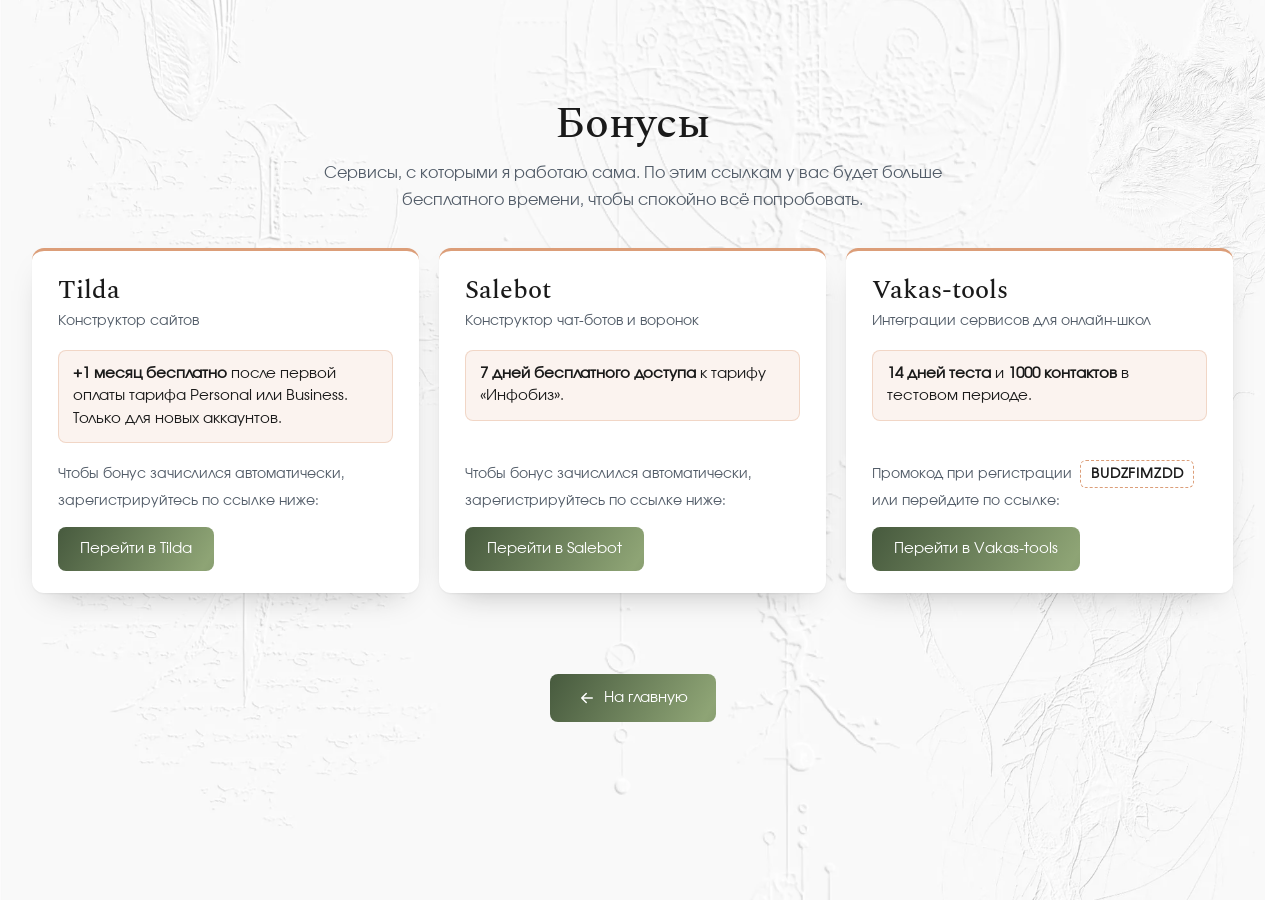
<file: bonus.html>
<!DOCTYPE html>
<html lang="ru">
<head>
  <meta charset="UTF-8" />
  <meta name="viewport" content="width=device-width, initial-scale=1.0" />
  <title>Бонусы — Катерина Степанова</title>
  <meta name="description" content="Бонусы на сервисы, с которыми я работаю: Tilda, Salebot, Vakas-tools." />
  <link rel="canonical" href="https://landing.vedminskoe.ru/bonus.html" />
  <meta property="og:type" content="website" />
  <meta property="og:site_name" content="Катерина Степанова" />
  <meta property="og:locale" content="ru_RU" />
  <meta property="og:url" content="https://landing.vedminskoe.ru/bonus.html" />
  <meta property="og:title" content="Бонусы — Катерина Степанова" />
  <meta property="og:image" content="https://landing.vedminskoe.ru/og.jpg" />
  <meta name="theme-color" content="#475A3E" />
  <link rel="icon" href="favicon.ico" sizes="any" />
  <link rel="icon" type="image/png" href="favicon-32.png" sizes="32x32" />
  <link rel="apple-touch-icon" href="apple-touch-icon.png" />
  <!-- фон-фреска, шрифты, бейдж и кнопка «Закрыть» — общие с прайсами -->
  <link rel="stylesheet" href="price.css" />
  <style>
    :root { --accent-soft: #8EA475; }
    body { cursor: auto; }
    /* как у отзывов: широкий лист, больше воздуха сверху на высоких экранах */
    .wrap { max-width: 1280px; padding: clamp(40px, 11vh, 150px) 32px clamp(56px, 9vh, 120px); }
    @media (max-width: 720px) { .wrap { padding-left: 14px; padding-right: 14px; } }
    .close-btn { top: max(18px, env(safe-area-inset-top)); right: max(18px, env(safe-area-inset-right)); }

    .bn__head { text-align: center; margin-bottom: 34px; }
    .bn__title { font: 500 clamp(30px, 4vw, 44px)/1.15 var(--font-heading); margin-bottom: 10px; }
    .bn__lead { max-width: 640px; margin: 0 auto; color: var(--text-muted); }

    /* карточка сервиса: что за сервис, что даёт ссылка, кнопка и промокод */
    .bn { display: grid; grid-template-columns: repeat(3, minmax(0, 1fr)); gap: 20px; }
    .bn__card {
      display: flex; flex-direction: column;
      padding: 24px 26px 22px;
      border-radius: var(--radius);
      border-top: 3px solid var(--accent2);
      background: #fff;
      box-shadow: 0 1px 2px rgba(26,26,26,0.06), 0 14px 32px -18px rgba(26,26,26,0.35);
    }
    .bn__name { font: 500 26px/1.2 var(--font-heading); margin-bottom: 4px; }
    .bn__what { font-size: 14px; color: var(--text-muted); margin-bottom: 16px; }
    .bn__gift {
      margin-bottom: 18px;
      padding: 12px 14px;
      border-radius: 8px;
      background: var(--accent2-light);
      border: 1px solid rgba(220,158,121,0.35);
      font-size: 15px;
      line-height: 1.5;
    }
    .bn__gift b { font-weight: 600; }
    .bn__foot { margin-top: auto; display: flex; flex-direction: column; align-items: flex-start; gap: 12px; }
    .bn__go {
      display: inline-flex; align-items: center; gap: 8px;
      padding: 12px 22px;
      border-radius: 8px;
      font: 500 15px var(--font-body);
      color: #fff;
      background: linear-gradient(120deg, var(--accent), var(--accent-soft), var(--accent));
      background-size: 200% 100%;
      animation: btn-flow 7s ease-in-out infinite;
      transition: transform var(--transition);
    }
    .bn__go:hover { transform: translateY(-1px); }
    @keyframes btn-flow { 0%, 100% { background-position: 0% 50%; } 50% { background-position: 100% 50%; } }
    .bn__promo { font-size: 14px; line-height: 1.9; color: var(--text-muted); }
    /* промокод — кнопкой: нажал, и он скопирован */
    .bn__code {
      margin-left: 4px;
      padding: 4px 10px;
      border: 1.5px dashed var(--accent2);
      border-radius: 6px;
      background: #fff;
      font: 600 14px/1.3 var(--font-body);
      letter-spacing: 0.06em;
      color: var(--text);
      cursor: pointer;
    }
    .bn__code.is-copied { border-style: solid; border-color: var(--accent); color: var(--accent); }

    .bn__home { display: flex; justify-content: center; margin-top: clamp(56px, 9vh, 110px); }
    .bn__home a {
      display: inline-flex; align-items: center; gap: 8px;
      padding: 14px 28px; border-radius: 8px;
      font: 500 15px var(--font-body); color: #fff;
      background: linear-gradient(120deg, var(--accent), var(--accent-soft), var(--accent));
      background-size: 200% 100%;
      animation: btn-flow 7s ease-in-out infinite;
    }

    @media (max-width: 960px) { .bn { grid-template-columns: 1fr; max-width: 560px; margin: 0 auto; } }
  </style>
</head>
<body>

<div class="page-bg" aria-hidden="true"></div>

<!-- на тач-экране: «Закрыть» в правом верхнем углу, как у прайсов -->
<button type="button" class="close-btn" aria-label="Закрыть" onclick="location.href='index.html'">
  <svg width="20" height="20" viewBox="0 0 24 24" fill="none" stroke="currentColor" stroke-width="2" stroke-linecap="round"><path d="M6 6l12 12M18 6L6 18"/></svg>
  <span>Закрыть</span>
</button>

<div class="wrap">
  <header class="bn__head">
    <h1 class="bn__title">Бонусы</h1>
    <p class="bn__lead">Сервисы, с которыми я работаю сама. По этим ссылкам у вас будет больше бесплатного времени, чтобы спокойно всё попробовать.</p>
  </header>

  <div class="bn">
    <article class="bn__card">
      <h2 class="bn__name">Tilda</h2>
      <p class="bn__what">Конструктор сайтов</p>
      <p class="bn__gift"><b>+1 месяц бесплатно</b> после первой оплаты тарифа Personal или Business. Только для новых аккаунтов.</p>
      <div class="bn__foot">
        <p class="bn__promo">Чтобы бонус зачислился автоматически, зарегистрируйтесь по ссылке ниже:</p>
        <a class="bn__go" href="https://tilda.ru/?r=a2gapd0" target="_blank" rel="noopener">Перейти в Tilda</a>
      </div>
    </article>

    <article class="bn__card">
      <h2 class="bn__name">Salebot</h2>
      <p class="bn__what">Конструктор чат-ботов и воронок</p>
      <p class="bn__gift"><b>7 дней бесплатного доступа</b> к тарифу «Инфобиз».</p>
      <div class="bn__foot">
        <p class="bn__promo">Чтобы бонус зачислился автоматически, зарегистрируйтесь по ссылке ниже:</p>
        <a class="bn__go" href="https://salebot.pro/l/428266" target="_blank" rel="noopener">Перейти в Salebot</a>
      </div>
    </article>

    <article class="bn__card">
      <h2 class="bn__name">Vakas-tools</h2>
      <p class="bn__what">Интеграции сервисов для онлайн-школ</p>
      <p class="bn__gift"><b>14 дней теста</b> и <b>1000 контактов</b> в тестовом периоде.</p>
      <div class="bn__foot">
        <p class="bn__promo">Промокод при регистрации <button type="button" class="bn__code" data-code="BUDZFIMZDD" title="Скопировать">BUDZFIMZDD</button><br />или перейдите по ссылке:</p>
        <a class="bn__go" href="https://vakas-tools.ru/?ref=BUDZFIMZDD" target="_blank" rel="noopener">Перейти в Vakas-tools</a>
      </div>
    </article>
  </div>

  <div class="bn__home"><a href="index.html"><svg width="18" height="18" viewBox="0 0 24 24" fill="none" stroke="currentColor" stroke-width="2" stroke-linecap="round" stroke-linejoin="round"><path d="M19 12H5M11 6l-6 6 6 6"/></svg>На главную</a></div>
</div>

<script>
  // промокод копируется по нажатию
  document.querySelectorAll('.bn__code').forEach(b => b.addEventListener('click', () => {
    const done = () => {
      b.classList.add('is-copied');
      b.textContent = 'Скопировано';
      setTimeout(() => { b.classList.remove('is-copied'); b.textContent = b.dataset.code; }, 1600);
    };
    if (navigator.clipboard) navigator.clipboard.writeText(b.dataset.code).then(done, () => {});
  }));
</script>
<script src="metrika.js" defer></script>
</body>
</html>
</file>
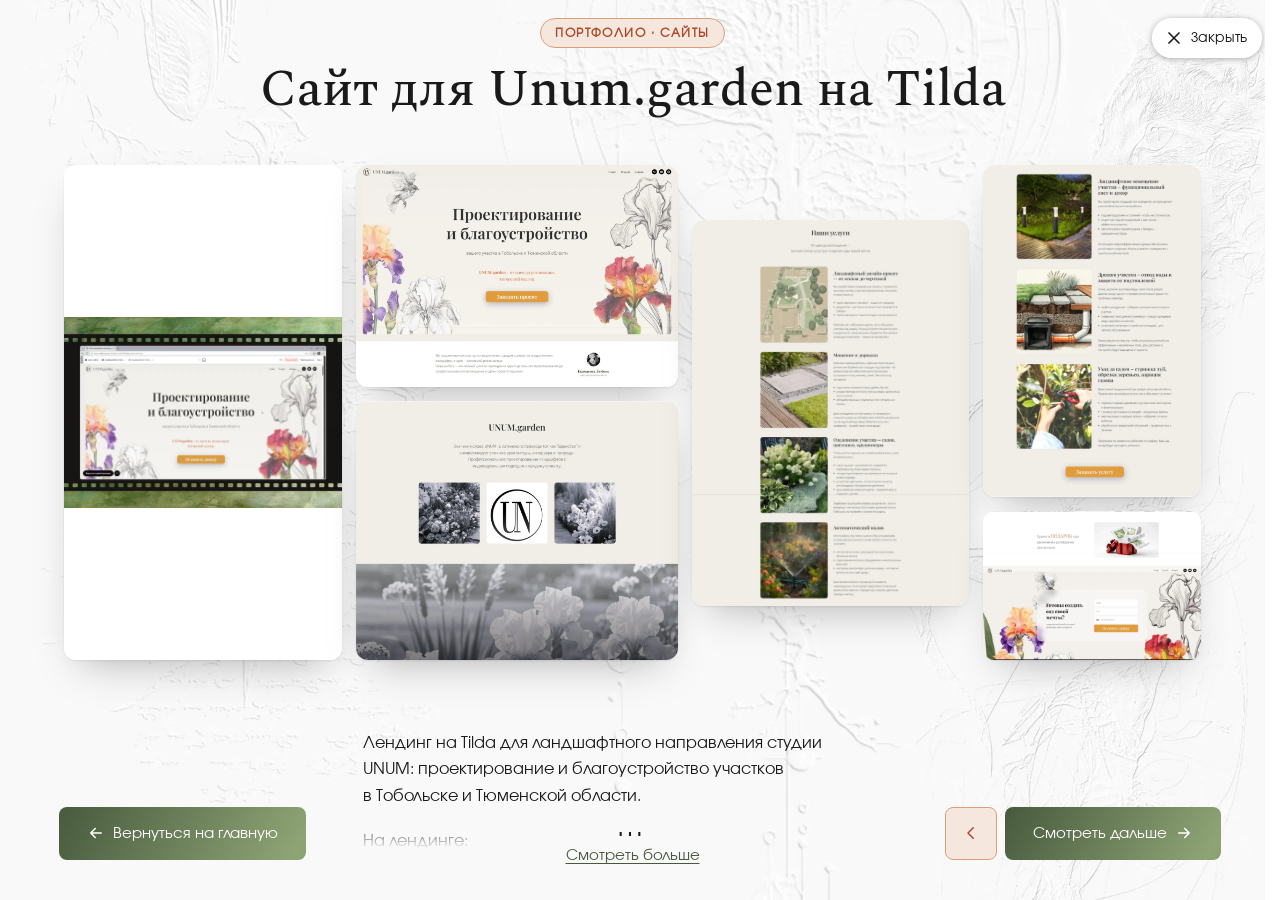
<file: case.html>
<!DOCTYPE html>
<html lang="ru">
<head>
  <meta charset="UTF-8" />
  <meta name="viewport" content="width=device-width, initial-scale=1.0" />
  <title>Работа — Катерина Степанова</title>
  <meta name="robots" content="noindex" />
  <link rel="icon" href="favicon.ico" sizes="any" />
  <link rel="icon" type="image/png" href="favicon-32.png" sizes="32x32" />
  <link rel="apple-touch-icon" href="apple-touch-icon.png" />
  <!-- фон-фреска, шрифты, бейдж и заголовок — общие с прайсами -->
  <link rel="stylesheet" href="price.css" />
  <style>
    @font-face {
      font-family: 'Vasek';
      src: url('Vasek-Italic.woff2') format('woff2');
      font-display: swap;
    }
    :root {
      --accent: #475A3E;
      --accent-hover: #36452F;
      --accent-soft: #8EA475;
      --font-script: 'Vasek', cursive;
      /* место под картинку, пока её нет, — тон крафта */
      --ph: #B9A890;
    }
    /* «Закрыть» в углу — на всех экранах, не только на тач-экране */
    .case__close { display: flex; top: max(18px, env(safe-area-inset-top)); right: max(18px, env(safe-area-inset-right)); text-decoration: none; }
    .case__close:hover { background: #fff; color: var(--accent); }
    body.video-full .case__close { display: none; }
    /* страницу закрывают кнопки внизу — курсор-крестик прайсов не нужен */
    body { cursor: auto; }

    /* ── Раскладка: всё в один экран ──
       Сверху шапка, снизу описание с кнопками — у низа одна и та же высота
       у всех работ, поэтому описание везде начинается на одной линии.
       Всё место между ними отдано коллажу: раскладку картинок считает
       скрипт по свободному месту, их числу и пропорциям */
    .case {
      height: 100vh;
      height: 100dvh;
      margin: 0 auto;
      /* снизу воздух: последняя строка не упирается в край экрана */
      padding: 18px 24px 40px;
      display: flex;
      flex-direction: column;
      align-items: center;
      text-align: center;
    }
    /* шапка — как у разделов на главной: золотой бейдж и заголовок */
    .case__head { display: flex; flex-direction: column; align-items: center; }
    /* бейдж — как «Услуги», «Контакты» на главной (.section-label) */
    .head__label {
      margin-bottom: 14px;
      padding: 4px 14px;
      background: var(--accent2-rest);
      border: 1px solid var(--accent2);
      color: var(--accent2-hover);
    }
    .case__title {
      max-width: 18em;
      margin-bottom: 16px;
      /* на низком экране заголовок чуть меньше — место нужнее коллажу */
      font: 500 clamp(32px, min(4vw, 6vh), 52px)/1.1 var(--font-heading);
      color: var(--text);
      text-wrap: balance;
      /* перенос строки в названии из данных (\n) соблюдается */
      white-space: pre-line;
    }

    /* Коллаж: большая карточка слева, справа две — вместе с зазором
       ровно в её высоту. Каждая карточка — точно в пропорции своей
       картинки, поэтому пустых полей вокруг макета нет: раскладка
       подстраивается под картинки работы */
    .cg {
      flex: 1 1 0;
      min-height: 0;
      display: flex;
      flex-direction: column;
      align-items: center;
      justify-content: center;
    }
    /* Подпись над всем коллажем (у альбома «выборка слайдов»). Тот же
       рукописный, что подписи картинок, и та же жёсткая высота: скрипт
       вычитает её из места под коллаж */
    .cg__title { flex: none; }
    .cg__title[hidden] { display: none; }
    /* Карточки стоят по координатам из скрипта: он перебирает раскладки
       столбцами и берёт ту, где картинки выходят крупнее всего */
    .cg__box { position: relative; flex: none; }
    /* ячейка коллажа: подпись (если есть) и под ней карточка */
    .cg__box > .cg__item { position: absolute; display: flex; flex-direction: column; }
    .cg__item > .card { flex: 1 1 0; min-height: 0; }
    .cg__box--row .card img { object-position: top; }
    /* Подпись над картинкой — тем же рукописным, что описание. Высота
       строки жёсткая: скрипт закладывает её в раскладку (CAP) */
    .cg__cap, .cg__title {
      flex: none;
      height: 40px;
      font: 32px/40px var(--font-script);
      color: var(--text);
      text-align: center;
      white-space: nowrap;
      overflow: hidden;
      text-overflow: ellipsis;
    }
    .card {
      display: block;
      overflow: hidden;
      background: #fff;
      border-radius: 12px;
      box-shadow: 0 1px 2px rgba(26,26,26,0.08), 0 18px 40px -18px rgba(26,26,26,0.35);
      cursor: zoom-in;
      transition: transform 0.25s ease, box-shadow 0.25s ease;
    }
    .card:hover { transform: translateY(-3px); box-shadow: 0 1px 2px rgba(26,26,26,0.08), 0 24px 46px -18px rgba(26,26,26,0.45); }
    .card img { display: block; width: 100%; height: 100%; object-fit: cover; }
    /* Белая скруглённая рамка вокруг картинки — как у презентации, где она
       нарисована в самом файле. contain внутри полей: если пропорция чуть
       разойдётся, разница уйдёт в белое поле и не будет видна */
    .card--frame { padding: clamp(6px, 1.4%, 12px); }
    .card--frame img { object-fit: contain; border-radius: 6px; }
    /* ролик: крутится сам, по клику пауза */
    /* мышь мимо самого ролика: иначе Edge рисует поверх свои кнопки.
       Клик (пауза) ловит карточка */
    .card video { display: block; width: 100%; height: 100%; object-fit: contain; border-radius: 6px; background: #fff; pointer-events: none; }
    .card--video { cursor: pointer; }
    .card.is-empty {
      display: grid;
      place-items: center;
      background: linear-gradient(135deg, rgba(255,255,255,0.18), transparent 60%), var(--ph);
      font-size: 12px;
      letter-spacing: 0.1em;
      text-transform: uppercase;
      color: rgba(255,255,255,0.85);
      cursor: default;
    }
    .card.is-empty:hover { transform: none; }

    /* описание — рукописным */
    .case__text {
      /* колонка описания одна на все работы, поля по бокам */
      padding: 0 4%;
      /* по левому краю: по центру длинные абзацы и списки читались столбиком */
      text-align: left;
      /* обычным шрифтом сайта, как все тексты: длинные описания и списки
         рукописным читались тяжело */
      font: 16px/1.65 var(--font-body);
      color: var(--text);
    }
    /* Свёрнутое описание — высотой в описание презентации (два абзаца по
       две строки), чтобы страница оставалась в один экран. Хвосты букв
       у Vasek уходят ниже строки — запас снизу, чтобы их не срезало */
    .case__text.is-clipped {
      max-height: 130px;
      overflow: hidden;
      /* у заглавных Vasek длинные росчерки уходят влево за строку — обрезка
         отсекала их. Раздвигаем бокс в стороны, текст остаётся на месте */
      margin-left: -40px;
      margin-right: -40px;
      padding-left: calc(4% + 40px);
      padding-right: calc(4% + 40px);
      /* низ растворяется: обрезанная строка не торчит верхушками букв */
      -webkit-mask-image: linear-gradient(#000 calc(100% - 40px), transparent 92%);
              mask-image: linear-gradient(#000 calc(100% - 40px), transparent 92%);
    }
    .case__more { display: flex; flex-direction: column; align-items: center; }
    @media (min-width: 861px) {
      /* ровно высота свёрнутого текста: «Смотреть больше» ложится поверх
         растворённого низа, отдельного места под неё не держим */
      .case__mid { height: 130px; position: relative; }
      .case__more { position: absolute; left: 0; right: 0; bottom: -6px; }
      .case.is-expanded .case__mid { height: auto; }
      /* развёрнутый текст длинный — под ним запас побольше */
      .case.is-expanded { padding-bottom: 120px; }
      /* Развернули описание — кнопки прилипают к низу экрана там же, где
         стояли: вернулся к картинкам, а «назад» и «дальше» под рукой.
         Центр боковой колонки: поле страницы + четверть остатка ширины.
         translate, а не transform: transform занят подъёмом при наведении */
      /* анимация появления держит transform на блоках — с ним fixed
         считался бы от блока, а не от экрана; к развороту она давно сыграна */
      .case.is-expanded > * { animation: none; opacity: 1; transform: none; }
      /* кнопки ушли из сетки — описание держим в средней колонке явно,
         иначе оно съезжает в освободившуюся левую */
      .case.is-expanded .case__mid { grid-column: 2; }
      .case.is-expanded .case__btn--back,
      .case.is-expanded .case__pair {
        position: fixed;
        z-index: 5;
        bottom: 40px;
      }
      .case.is-expanded .case__btn--back { left: calc(24px + (100% - 48px - var(--col)) / 4); translate: -50% 0; }
      /* правая пара — от правого края: от левого она упиралась бы в край
         экрана и «Смотреть дальше» ломалось на две строки */
      .case.is-expanded .case__pair { right: calc(24px + (100% - 48px - var(--col)) / 4); translate: 50% 0; }
    }
    .case__more[hidden] { display: none; }
    .case__dots { display: block; font: 28px/0.7 var(--font-body); letter-spacing: 0.15em; color: var(--text); margin: -4px 0 6px; }
    .case__more-btn {
      padding: 0 8px;
      border: none;
      background: none;
      font: 500 15px/1.4 var(--font-body);
      color: var(--accent);
      text-decoration: underline;
      text-underline-offset: 3px;
      cursor: pointer;
    }
    .case__more-btn:hover { color: var(--accent-hover); }
    /* между абзацами и списками — заметный интервал; пункты списка плотно */
    /* абзацы и списки разделены заметно, чтобы в длинных описаниях
       со списками блоки не сливались; строка-заголовок («Что умеет:»,
       «Структура справочника:») держится вплотную к своему списку */
    .case__text > * + * { margin-top: 1.2em; }
    .case__text > p.is-lead + ul { margin-top: 0.45em; }
    .case__text li + li { margin-top: 0.15em; }
    /* последняя строка абзаца — не из одного слова */
    .case__text p, .case__text li { text-wrap: pretty; }
    /* списки — тире вместо точек, как пишут от руки */
    .case__text ul { list-style: none; padding: 0; }
    /* маркер списка — четырёхлучевая звёздочка, как в разделителе папки
       на главной: зелёный контур, внутри прозрачно */
    .case__text li { position: relative; padding-left: 26px; }
    /* латиница в рукописном мельче кириллицы — адрес крупнее остального текста */
    .case__text a { color: var(--accent2); text-decoration: underline; text-decoration-thickness: 1px; text-underline-offset: 3px; }
    .case__text a:hover { color: var(--accent2-hover); }
    .case__text li::before {
      content: '';
      position: absolute;
      /* размер в пикселях: при рукописном 32px звёздочка в em была крупной,
         с текстом 16px она съёжилась до точки */
      left: 2px;
      top: 5px;
      width: 15px;
      height: 15px;
      background: url("data:image/svg+xml,%3Csvg xmlns='http://www.w3.org/2000/svg' viewBox='-2 -2 28 28'%3E%3Cpath d='M12 0c.8 6.4 5.6 11.2 12 12-6.4.8-11.2 5.6-12 12-.8-6.4-5.6-11.2-12-12C6.4 11.2 11.2 6.4 12 0z' fill='none' stroke='%23417339' stroke-width='2.2' stroke-linejoin='round'/%3E%3C/svg%3E") center / contain no-repeat;
    }

    /* ── кнопки внизу: одинаковые белые, при наведении — как
       «Написать в Telegram»: зелёный перелив и белый текст ── */
    /* Низ страницы — три колонки: боковые делят остаток ширины поровну,
       кнопка стоит посередине своей; средняя — колонка описания */
    .case__foot {
      display: grid;
      /* Колонка описания одной ширины у всех работ — как у презентации:
         уже её коллажа на этом экране (--pw, 85% ширины) и не шире места
         между кнопками.
         Обе ширины считает скрипт. От коллажа самой работы не зависит,
         иначе у каждой работы была бы своя */
      --col: min(var(--pw, 760px), var(--tw, 100vw));
      grid-template-columns: 1fr var(--col) 1fr;
      align-items: end;
      width: 100%;
      /* воздух между коллажем и описанием */
      margin-top: 40px;
    }
    .case__foot .case__btn { justify-self: center; }
    .case__short { display: none; }
    /* Кнопки — один в один «Написать в Telegram» (.btn--primary на главной):
       зелёный перелив всё время, при наведении — темнее и чуть выше */
    .case__btn {
      display: inline-flex;
      align-items: center;
      gap: 8px;
      padding: 14px 28px;
      border-radius: 8px;
      font-size: 15px;
      font-weight: 500;
      color: #fff;
      background: linear-gradient(120deg, var(--accent), var(--accent-soft), var(--accent));
      background-size: 200% 100%;
      animation: btn-flow 7s ease-in-out infinite;
      transition: transform 0.2s ease;
    }
    .case__btn svg { flex: none; transition: transform 0.2s; }
    .case__btn:hover {
      background: linear-gradient(120deg, var(--accent-hover), var(--accent-soft), var(--accent-hover));
      background-size: 200% 100%;
      transform: translateY(-1px);
    }
    @keyframes btn-flow {
      0%   { background-position: 0% 50%; }
      50%  { background-position: 100% 50%; }
      100% { background-position: 0% 50%; }
    }
    .case__btn--back:hover svg { transform: translateX(-3px); }
    .case__btn--next:hover svg { transform: translateX(3px); }
    .case__btn--prev:hover svg { transform: translateX(-3px); }
    .case__pair { justify-self: center; display: flex; gap: 8px; }
    /* предыдущая — квадратная, только стрелка: главная тут «дальше» */
    .case__btn--prev { padding: 14px 16px; }
    /* «назад» — золотая, как «Смотреть портфолио»: главная тут «дальше» */
    .case__btn--prev {
      background: var(--accent2-rest);
      color: var(--accent2-hover);
      border: 1.5px solid var(--accent2);
      animation: none;
      transition: background 0.2s ease, color 0.2s ease, transform 0.2s ease;
    }
    .case__btn--prev:hover { background: var(--accent2-fill); border-color: var(--accent2-fill); color: #fff; }
    /* На тач-экране наведения нет — золотая кнопка сразу в «наведённом»
       виде, как на ПК под курсором: залита золотым, текст белый */
    @media (hover: none) { .case__btn--prev { background: var(--accent2-fill); border-color: var(--accent2-fill); color: #fff; } }

    /* появление по очереди */
    .case > * {
      opacity: 0;
      transform: translateY(16px);
      animation: case-in 0.9s cubic-bezier(.2,.8,.2,1) forwards;
    }
    .case > :nth-child(2) { animation-delay: 0.15s; }
    .case > :nth-child(3) { animation-delay: 0.35s; }
    .case > :nth-child(4) { animation-delay: 0.5s; }
    @keyframes case-in { to { opacity: 1; transform: none; } }
    @media (prefers-reduced-motion: reduce) {
      .case > * { animation: none; opacity: 1; transform: none; }
      .case__btn { animation: none; }
    }

    /* ── просмотр на весь экран ── */
    .lb {
      position: fixed;
      inset: 0;
      z-index: 100;
      display: none;
      place-items: center;
      background: rgba(12,12,12,0.92);
      /* смахивание листает картинки, а не таскает страницу */
      touch-action: none;
    }
    .lb.is-open { display: grid; }
    body.lb-open { overflow: hidden; }
    .lb img { display: block; max-width: 92vw; max-height: 88vh; max-height: 88dvh; border-radius: 12px; }
    /* Длинная картинка (скриншот страницы целиком): во всю ширину,
       листается вниз прокруткой, а не ужимается в экран до нечитаемого */
    .lb.is-tall { overflow-y: auto; place-items: start center; padding: 24px 0; touch-action: pan-y; }
    .lb.is-tall img { width: min(92vw, 1100px); max-width: none; max-height: none; }
    .lb button {
      /* fixed: у длинной картинки окно прокручивается, кнопки остаются на месте */
      position: fixed;
      display: grid;
      place-items: center;
      width: 52px;
      height: 52px;
      padding: 0;
      border: none;
      border-radius: 50%;
      background: rgba(255,255,255,0.14);
      color: #fff;
      cursor: pointer;
    }
    .lb button:hover { background: rgba(255,255,255,0.28); }
    .lb button[hidden] { display: none; }
    .lb__prev { left: 16px; top: 50%; transform: translateY(-50%); }
    .lb__next { right: 16px; top: 50%; transform: translateY(-50%); }
    .lb__close { right: 16px; top: 16px; }

    /* ── телефон: столбик и прокрутка ── */
    @media (max-width: 860px) {
      .case { height: auto; display: block; padding: 40px 16px 48px; text-align: left; }
      .case__head { align-items: flex-start; }
      /* картинки столбиком во всю ширину, каждая в своей пропорции */
      .cg { display: block; }
      .cg__box { display: flex; flex-direction: column; gap: 14px; }
      /* у работ с пачкой однотипных картинок (посты ЮниВета) — по две в ряд,
         первая картинка во всю ширину: меньше листать */
      .cg__box.is-pairs { display: grid; grid-template-columns: 1fr 1fr; gap: 10px; }
      .cg__box.is-pairs > .cg__item:first-child { grid-column: 1 / -1; }
      .cg__box.is-pairs .card { border-radius: 8px; }
      /* графика: первые две листовки рядом, последняя (404) во всю ширину ниже */
      .cg__box.is-pairs-last > .cg__item:first-child { grid-column: auto; }
      .cg__box.is-pairs-last > .cg__item:last-child { grid-column: 1 / -1; }
      /* Сайт-портфолио: скриншоты страниц в полную высоту, без обрезки.
         Два столбца «кирпичиком»: каждая страница своей длины, без дыр
         в рядах; первая во всю ширину */
      .cg__box.is-cols { display: block; columns: 2; column-gap: 10px; }
      .cg__box.is-cols > .cg__item { break-inside: avoid; margin-bottom: 10px; }
      .cg__box.is-cols > .cg__item:first-child { column-span: all; }
      .cg__box.is-cols .card { border-radius: 8px; }
      .cg__box > .cg__item { position: static; }
      .cg__item > .card { flex: none; width: 100%; aspect-ratio: var(--r); }
      /* вертикальный ролик не выше половины экрана, по центру */
      .cg__item > .card--video { position: relative; width: auto; height: 55vh; height: 55svh; margin: 0 auto; }
      .card__play {
        position: absolute; left: 50%; top: 50%;
        display: grid; place-items: center;
        width: 64px; height: 64px; margin: -32px 0 0 -32px;
        border-radius: 50%;
        background: rgba(255,255,255,0.92);
        color: var(--accent);
        box-shadow: 0 4px 16px rgba(26,26,26,0.35);
        pointer-events: none;
        transition: opacity .3s;
      }
      .card__play svg { width: 26px; height: 26px; margin-left: 4px; fill: currentColor; }
      .card--video:not(.is-paused) .card__play { opacity: 0; }
      /* развёрнутый ролик — поверх всей страницы, на тёмной подложке */
      .card--video.is-full {
        position: fixed;
        inset: 0;
        z-index: 200;
        width: 100%;
        height: 100%;
        margin: 0;
        padding: 0;
        border-radius: 0;
        background: rgba(12,12,12,0.94);
        transform: none;
      }
      .card--video.is-full video { object-fit: contain; border-radius: 0; background: transparent; }
      body.video-full { overflow: hidden; }
      /* воздух: от картинок до описания и от описания до кнопок */
      .case__foot { display: flex; flex-wrap: wrap; justify-content: space-between; gap: 32px 14px; margin-top: 32px; }
      .case__mid { order: -1; width: 100%; }
      .case__text { padding: 0; }
      /* росчеркам место только до края экрана: на 40px страница ездила вбок */
      .case__text.is-clipped { margin-left: -16px; margin-right: -16px; padding-left: 16px; padding-right: 16px; }
      /* на телефоне подписи короче — обе кнопки встают в один ряд */
      .case__long { display: none; }
      .case__short { display: inline; }
      .case__btn { padding: 11px 14px; font-size: 14px; }
    }
  
    /* Телефон: текст на кнопках крупнее, как на главной, высота прежняя */
    @media (max-width: 767px) {
      .case__btn { font-size: 16px; line-height: 23.8px; }
    }
  </style>
</head>
<body>

<div class="page-bg" aria-hidden="true"></div>

<!-- «Закрыть» в правом верхнем углу — выйти сразу, не листая описание.
     Стиль из price.css (.close-btn); здесь он виден на всех экранах -->
<a class="close-btn case__close" id="cClose" href="index.html#cases" aria-label="Закрыть">
  <svg width="20" height="20" viewBox="0 0 24 24" fill="none" stroke="currentColor" stroke-width="2" stroke-linecap="round"><path d="M6 6l12 12M18 6L6 18"/></svg>
  <span>Закрыть</span>
</a>

<main class="case">
  <header class="case__head">
    <span class="head__label" id="cLabel">Портфолио</span>
    <h1 class="case__title" id="cTitle">[Название работы]</h1>
  </header>
  <div class="cg"><div class="cg__title" id="cgTitle" hidden></div><div class="cg__box" id="cBox"></div></div>
  <!-- низ: кнопки по бокам, описание по центру -->
  <div class="case__foot">
    <a class="case__btn case__btn--back" id="cBack" href="index.html#cases"><svg width="18" height="18" viewBox="0 0 24 24" fill="none" stroke="currentColor" stroke-width="2" stroke-linecap="round" stroke-linejoin="round"><path d="M19 12H5M11 6l-6 6 6 6"/></svg><span class="case__long">Вернуться на главную</span><span class="case__short">На главную</span></a>
    <div class="case__mid">
      <div class="case__text" id="cText"><p>[Описание работы: задача, что сделано, результат]</p></div>
      <!-- длинное описание свёрнуто до высоты описания презентации -->
      <div class="case__more" id="cMore" hidden>
        <span class="case__dots" aria-hidden="true">…</span>
        <button type="button" class="case__more-btn" id="cMoreBtn">Смотреть больше</button>
      </div>
    </div>
    <!-- справа пара: предыдущая работа (только стрелка) и следующая -->
    <div class="case__pair">
      <a class="case__btn case__btn--prev" id="cPrev" href="#" aria-label="Предыдущая работа" title="Предыдущая работа"><svg width="18" height="18" viewBox="0 0 24 24" fill="none" stroke="currentColor" stroke-width="2" stroke-linecap="round" stroke-linejoin="round"><path d="M15 5l-7 7 7 7"/></svg></a>
      <a class="case__btn case__btn--next" id="cNext" href="#"><span class="case__long">Смотреть дальше</span><span class="case__short">Дальше</span><svg width="18" height="18" viewBox="0 0 24 24" fill="none" stroke="currentColor" stroke-width="2" stroke-linecap="round" stroke-linejoin="round"><path d="M5 12h14M13 6l6 6-6 6"/></svg></a>
    </div>
  </div>
</main>

<div class="lb" id="lb" role="dialog" aria-label="Просмотр">
  <img id="lbImg" alt="" />
  <button type="button" class="lb__prev" id="lbPrev" aria-label="Предыдущая"><svg width="26" height="26" viewBox="0 0 24 24" fill="none" stroke="currentColor" stroke-width="2" stroke-linecap="round" stroke-linejoin="round"><path d="M15 5l-7 7 7 7"/></svg></button>
  <button type="button" class="lb__next" id="lbNext" aria-label="Следующая"><svg width="26" height="26" viewBox="0 0 24 24" fill="none" stroke="currentColor" stroke-width="2" stroke-linecap="round" stroke-linejoin="round"><path d="M9 5l7 7-7 7"/></svg></button>
  <button type="button" class="lb__close" id="lbClose" aria-label="Закрыть просмотр"><svg width="22" height="22" viewBox="0 0 24 24" fill="none" stroke="currentColor" stroke-width="2" stroke-linecap="round"><path d="M6 6l12 12M18 6L6 18"/></svg></button>
</div>

<script>
  // Одна страница на все работы: какая открыта — из адреса (case.html#design-2).
  // Порядок разделов и работ — как во вкладках папки на главной.
  // У работы: [название, описание, картинки коллажа].
  // Описание: строка — абзац, массив строк — список
  const DATA = {
    sites: ["Сайты", [
      ["Сайт для Unum.garden на Tilda", ["Лендинг на Tilda для ландшафтного направления студии UNUM: проектирование и благоустройство участков в Тобольске и Тюменской области.", "На лендинге:", ["первый экран с кнопкой «Заказать проект»;", "о студии и ландшафтном архитекторе, что значит слово UNUM;", "услуги: дизайн-проект, мощение, озеленение, автополив, освещение, дренаж, уход за садом. По каждой услуге картинка, короткое описание и что входит;", "акция: проект в подарок при договоре на реализацию;", "форма заявки."], "Картинки для лендинга сгенерированы нейросетью.", "Техническая часть: сайт собран на Tilda, заявки с формы приходят в MAX.", "P.S. Сейчас сайт переезжает на свой сервер."], ["img/sait-unumgarden/tit.mp4", "img/sait-unumgarden-case/1.webp", "img/sait-unumgarden-case/2.webp", "img/sait-unumgarden-case/3.webp", "img/sait-unumgarden-case/4.webp", "img/sait-unumgarden-case/5.webp"]],
      ["Сайт-админка для досок референсов", ["Сайт-админка, где дизайнер сам загружает референсы в разные проекты для разных заказчиков и делает для каждого индивидуальную ссылку.", "Заказчик открывает ссылку, выбирает понравившиеся референсы, подписывает к ним комментарии и отправляет ответ.", "А дизайнеру (админу сайта для референсов) во ВКонтакте приходит уведомление: в таком-то проекте выбрали столько-то референсов, и такие-то комментарии.", "Техническая часть: сайт написан кодом и работает на сервере. Он связан с группой ВКонтакте: через сообщения группы дизайнеру приходят уведомления."], [["img/sait-adminka-case/1.webp", "Вид страницы от лица админа"], ["img/sait-adminka-case/2.webp", "Вид страницы от лица заказчика"]]],
      ["Сайт-портфолио для ландшафтного архитектора", ["Многостраничный личный сайт-портфолио дизайнера интерьеров и ландшафтов Любови Екамасовой.", "Страницы сайта:", ["главная: кто она, чем занимается, два направления, интерьеры и ландшафты;", "портфолио с выполненными проектами;", "отдельные страницы с ценами на интерьеры и на ландшафты: что входит в каждую услугу и этапы работы;", "контакты: телефон и мессенджеры."], "Цены и состав услуг расписаны подробно, чтобы клиент понимал, что получит и сколько это стоит, ещё до первого разговора.", "Техническая часть: сайт написан кодом и работает на сервере.", "Сайт: https://portfolio.unumgarden.ru"], ["img/sait-portfolio-unum-case/3.webp", "img/sait-portfolio-unum-case/1.webp", "img/sait-portfolio-unum-case/4.webp", "img/sait-portfolio-unum-case/5.webp", "img/sait-portfolio-unum-case/6.webp", "img/sait-portfolio-unum-case/2.webp"], null, [1, 1, 2, 1, 1]]]],
    bots: ["Чат-боты", [
      ["Бот с проверкой подписки", ["Бот, который:", ["отслеживает, перешёл ли человек по ссылке;", "напоминает, если человек не ответил на сообщение;", "проверяет подписку на канал и только после этого открывает доступ к материалу, скидке или записи на консультацию."], "Зачем это нужно:", "Если просто раздавать подарок всем, многие забирают его и уходят. А так человек сначала подписывается, и дальше вы можете ему писать: про новые продукты, акции, запуски. Проверять подписку вручную тоже не нужно, бот делает это сам.", "Подойдёт для запусков, для рассылки закрытых материалов и для продаж в Telegram."], ["img/bot-case/1.webp"]],
      ["Бот «Гадание на метаморфозных картах»", ["Человек нажимает «Старт» и получает случайную карту. Какая выпадет, заранее не знает никто.", "Что умеет бот:", ["выдаёт в абсолютно рандомном порядке одну из 21 карты;", "по кнопке «Почему выпала эта карта?» раскрывает трактовку: что значит карта, что она хочет сказать и что можно сделать прямо сейчас;", "даёт вытянуть ещё одну карту."], "Техническая часть: бот собран в Salebot в трёх версиях. Для человека они выглядят почти одинаково, а внутри устроены по-разному:", ["версия 1: самая простая логика, подходит для быстрого запуска;", "версия 2: тот же результат, но внутри более сложные настройки Salebot;", "версия 3: сообщения исчезают, отправка карты настроена так, чтобы человек не видел, как работает бот, а просто получал карту."], "Где ещё можно использовать такой бот:", ["магазины: «случайный товар недели» или секретная скидка;", "коучи и фрилансеры: совет дня или цитата для поста;", "сообщества: случайный вопрос, мем или тема для голосования;", "для себя: идея для ужина или фильм на вечер."]], ["img/bot-case/2.webp", "img/bot/cards.mp4"]],
      ["Бот клуба по подписке", ["Бот, который ведёт человека от первого сообщения до оплаты клуба и сам следит за подпиской.", "Что умеет:", ["встречает и рассказывает о клубе: что внутри, сколько стоит, как вступить;", "принимает оплату, в том числе из-за рубежа;", "даёт купить подписку в подарок другому человеку;", "после оплаты сам открывает доступ к закрытому каналу или чату;", "заранее напоминает о продлении, а если подписка закончилась, закрывает доступ."], "Так не нужно вручную проверять оплаты и выгонять тех, кто не продлил: бот делает это сам.", "Техническая часть: бот собран в Salebot."], ["img/bot-case/3-1.webp", "img/bot-case/3-2.webp", "img/bot-case/3-3.webp", "img/bot-case/3-4.webp"]],
      ["Бот для салона красоты", ["Клиенту не нужно звонить и ждать, пока ответит администратор, или писать в чат и ждать, пока перезвонят. Он записывается сам, через бота.", "Что умеет бот:", ["здоровается и рассказывает, что умеет;", "открывает страницу записи прямо в Telegram;", "показывает услуги по разделам (брови и ресницы, маникюр и педикюр, массаж) с ценами и временем;", "даёт выбрать одну услугу или сразу несколько и считает сумму;", "даёт выбрать мастера, день и свободное время;", "собирает имя, телефон, e-mail и комментарий, с согласием на обработку персональных данных;", "сразу подтверждает запись;", "есть меню: «Записаться», «Мои записи», «О салоне» (адрес, метро, часы работы, телефон)."], "Техническая часть: запись сделана как мини-приложение внутри Telegram: каталог услуг, календарь со свободными окнами, форма записи. Бот собран в Salebot.", "На видео вся запись от кнопки «Старт» до «Вы записаны», минута с небольшим. Салон, адрес и мастера в примере условные.", "Такой же можно сделать для вашего бизнеса, с вашими услугами, мастерами и адресом."], ["img/bot/salon.mp4", "img/bot-case/4-1.webp", "img/bot-case/4-2.webp"]],
      ["Бот с подключением AI", ["Бот по распаковке личности: человек отвечает на несколько вопросов, а нейросеть по его ответам пишет персональный разбор.", "Что умеет:", ["задаёт вопросы по очереди: что получается лучше других, что раздражает в людях, чем пахнет в его доме;", "передаёт ответы нейросети с подробной инструкцией, что и как написать;", "присылает разбор: сильные стороны, предназначение, пути развития."], "Ответ каждый раз свой, потому что нейросеть пишет его по словам самого человека, а не по шаблону.", "Такой подход подойдёт психологам, коучам и астрологам: бесплатная распаковка, после неё приглашение на консультацию.", "Техническая часть: бот собран в Salebot, ответ пишет AI-агент."], ["img/bot-case/5.webp"]],
      ["Бот-опросник", ["Бот-опросник «Что забирает твою энергию»: человек отвечает на вопросы, а бот считает баллы и выдаёт результат.", "Что умеет:", ["задаёт вопросы с вариантами ответов кнопками;", "за каждый ответ начисляет баллы по нескольким шкалам;", "в конце показывает, какая шкала набрала больше всего, и присылает описание результата;", "напоминает, если человек остановился на середине."], "Такой опросник хорошо работает как лид-магнит: человек получает пользу, а вы получаете подписчика и понимаете, что его беспокоит.", "Техническая часть: бот собран в Salebot, подсчёт баллов и выдача результата настроены в самой воронке."], ["img/bot-case/6-1.webp", "img/bot-case/6-2.webp", "img/bot-case/6-3.webp"]]]],
    design: ["Дизайн", [
      ["Справочник\n«Лечение животных травами»", ["Это моё детище!", "По одному из образований я ветеринарный фельдшер. А также я уже более 20 лет увлечена изучением трав и лечением с их помощью. И была много лет волонтёром по бездомным животным (в том числе по диким животным). Так что, естественно, я решила создать такой справочник.", "В первую очередь решение делать справочник обусловлено отсутствием такого же продукта на рынке и в широком доступе, который был бы похожим по структуре и понятности текста.", "Название справочника простое, без сложных словосочетаний: «Лечение животных травами».", "Для кого подходит мой справочник:", ["для владельцев собак, кошек и прочих домашних животных, организаторов приютов для животных и волонтёров;", "для людей с частичным или полным отсутствием знаний в области фитотерапии либо уже имеющих опыт;", "для ветеринаров, применяющих или желающих применять в практике лекарственные растения;", "для людей, живущих удалённо от профессиональной ветеринарной помощи и не имеющих возможности приобрести медикаменты."], "Справочник включает в себя только те случаи заболеваний, которые с большой вероятностью можно безошибочно определить каждому человеку и которые чаще всего не требуют экстренного хирургического вмешательства. По такому же принципу подбирались и лекарственные травы, указанные в рецептах. А также при выборе трав я опиралась на такой фактор, как их безопасность для животных.", "Формат печатного варианта приближен к карманному изданию, чтобы человек мог всегда взять его с собой и воспользоваться в разных неожиданных ситуациях.", "Для каждого заболевания, упоминающегося в справочнике, даны краткое описание, причины и признаки этого заболевания.", "Также дано только ботаническое описание каждого растения, которое указано в рецептах, без лишней информации, такой как свойства, состав лекарственных трав. Это сделано специально, так как идея справочника заключается в том, чтобы человек мог быстро найти нужное растение и применить его сразу, не тратя времени на изучение дополнительной информации, не влияющей на процесс лечения. Дополнительно к ботаническому описанию добавлены фотографии всех трав, вошедших в справочник.", ["39 наименований растений;", "15 групп заболеваний;", "186 рецептов;", "221 страница."], "Структура справочника:", ["краткие сведения о травах;", "сбор и заготовка трав;", "приготовление и способы применения трав;", "анемия;", "воспаления (воспаления и нагноения копыт, воспаления слизистых рта, воспаления и отёки суставов, воспаления у глаз, мастит, нефрит, цистит);", "заболевания желудочно-кишечного тракта (атония желудка или кишечника, вздутие рубца и кишечника, гастрит, диарея, дисбактериоз, диспепсия, запор, энтерит, язва желудка);", "заболевания органов дыхания (бронхит, кашель);", "заболевания сердца;", "камни в мочевом пузыре, почках, желчном пузыре;", "кожные заболевания и повреждения (различные виды повреждений, демодекоз, лишай, экземы);", "кровотечения (желудочно-кишечные и маточные);", "общеукрепляющие рецепты;", "онкология;", "отравления;", "паразиты (блохи, глисты, оводы);", "роды и период лактации;", "улучшение метаболизма и аппетита;", "успокаивающие рецепты при повышенной нервной возбудимости, стрессе, перевозке и гоне;", "противопоказания к применению некоторых лекарственных трав;", "приложение."], "Важная глава, без которой не обойтись при лечении травами и которую обязательно следует изучить перед применением рецептов, это «Противопоказания к использованию некоторых лекарственных трав».", "Ценность этого продукта заключена в его уникальности и универсальности в применении. Его можно использовать как по прямому назначению, а именно для лечения животных, так и в качестве методического пособия при обучении ветеринарии, и даже при лечении некоторых заболеваний человека.", "Уникальность справочника «Лечение животных травами» выражена в его структуре, качестве, количестве и точности информации, в удобстве использования."], ["img/spravochnik-case/1.webp", "img/spravochnik-case/2.webp", "img/spravochnik-case/3.webp", "img/spravochnik-case/4.webp", "img/spravochnik-case/5.webp", "img/spravochnik-case/6.webp"], "выборка слайдов"],
      ["Презентация для справочника «Лечение животных травами»", ["Презентация к защите справочника «Лечение животных травами». В том же стиле, что и справочник: крафт, фотографии на булавках, засушенные травы.", "18 слайдов: цель и задачи проекта, свойства лекарственных растений, их влияние на иммунитет животных и сочетание с синтетическими препаратами, выводы."], ["img/present-case/1.webp", "img/present-case/2.webp", "img/present-case/3.webp"]],
      ["Вёрстка альбома ландшафтного проекта", ["Альбом ландшафтного проекта «Скандинавский минимализм в лесном обрамлении» для частного участка. Проект разработала ландшафтный архитектор Любовь Екамасова, а дизайн, вёрстка и сборка альбома были моей задачей.", "31 лист:", ["титульный лист, концепция и генеральный план;", "планировка бани: исходный план, помещения, мебель;", "по зонам участка: входная группа, мощение и дорожки, сухой ручей и водные чаши, зона отдыха с кострищем, детская игровая зона, терраса, лесная зона, огород и плодовый сад;", "ассортиментные ведомости растений;", "визуализации участка днём и ночью."], "Что я делала:", ["дизайн альбома: шрифты, оформление страниц, единый стиль всех листов;", "полностью сверстала и собрала альбом;", "обработала фотографии, а там, где примеров не хватало или они были плохого качества, подбирала свои;", "часть картинок сгенерировала нейросетью;", "скомпоновала листы: картинки, подписи, нумерация."]], ["img/albom-case/1.webp", "img/albom-case/2.webp", "img/albom-case/3.webp", "img/albom-case/4.webp"], "выборка слайдов"],
      ["Подарочные купоны для UNUM", ["Двусторонние подарочные купоны на скидку для студии дизайна UNUM, отдельно для интерьеров и для ландшафтов.", "На лицевой стороне скидка и подарок к проекту: для ландшафтов проект автополива, для интерьеров авторский надзор. На обороте номер купона, срок действия, контакты дизайнера и два QR-кода: на подписку и на подарок.", "Подготовка к печати:", ["у каждого купона свой номер, чтобы студия вела учёт выданных купонов;", "лицо и оборот разложены на листе так, чтобы при двусторонней печати совпали;", "файлы собраны под типографию."]], ["img/kupon-case/1.webp", "img/kupon-case/2.webp", "img/kupon-case/3.webp"]],
      ["Группа ВКонтакте студии дизайна", ["Оформление сообщества студии интерьеров и ландшафтов: обложка, аватар, подборки и больше 20 карточек услуг с ценами.", "Услуги разделены на две подборки, интерьеры и ландшафты, чтобы клиент сразу нашёл своё направление.", "Группа ВКонтакте: https://vk.ru/unum.design", "P.S. Группа в режиме наполнения."], ["img/vk-unum-case/1.webp", "img/vk-unum-case/2.webp", "img/vk-unum-case/3.webp"]],
      ["Дизайн для ветеринарной клиники ЮниВЕТ", ["Фирменное оформление ветклиники «ЮниВет» в Тобольске, где я работала (у меня есть образование ветеринарного фельдшера). Логотип у клиники уже был. Моя задача была добавить цвета, подобрать шрифты, сделать макеты для постов, оформить баннер, режимник и информационные стенды.", "Что сделано:", ["группа ВКонтакте: обложка, отредактированный аватар и шаблоны постов;", "тексты для постов: сбор материала, написание и редактирование;", "баннер на стену клиники;", "режимник: табличка с режимом работы;", "информационные стенды в клинике;", "печатные памятки для владельцев: что делать после стерилизации и кастрации."], "Посты в ВК разбиты по рубрикам, у каждой свой шаблон:", ["статьи: бирюзовый и жёлтый фон чередуются, чтобы лента не была однообразной;", "препараты: фото на весь пост и пометка «*ИНФО»;", "отзывы: белый фон, серая волна и пометка «ОТЗЫВ»."], "Волна общая для всех постов, по ней посты клиники сразу узнаются в ленте.", "Группа ВКонтакте: https://vk.ru/vetclinictmt", "P.S. Клиника действующая, группа на данный момент не ведётся."], ["img/vk-univet-case/1.webp", "img/vk-univet-case/2.webp", "img/vk-univet-case/3.webp", "img/vk-univet-case/4.webp", "img/vk-univet-case/5.webp", "img/vk-univet-case/6.webp", "img/vk-univet-case/7.webp", "img/vk-univet-case/8.webp", "img/vk-univet-case/9.webp", "img/vk-univet-case/10.webp", "img/vk-univet-case/11.webp"]],
      ["Графика на заказ", ["Разная графика для заказчиков: листовки в журнал, картинки для сайтов, иллюстрации, сгенерированные нейросетью. Например, страница 404 для сайта UNUM с ирисами, в стиле всего сайта."], ["img/pechat-case/1.webp", "img/pechat-case/2.webp", "img/pechat-case/3.webp"]]]],
  };
  const $ = (id) => document.getElementById(id);
  const esc = (s) => s.replace(/&/g, '&amp;').replace(/</g, '&lt;');

  const all = Object.keys(DATA).flatMap(k => DATA[k][1].map((_, i) => k + '-' + (i + 1)));
  const id = all.includes(location.hash.slice(1)) ? location.hash.slice(1) : all[0];
  const [key, n] = id.split('-');
  // четвёртое у работы, если есть, — подпись над всем коллажем
  // пятое, если есть, — раскладка: 'row' — все картинки в ряд одним размером,
  // массив — сколько картинок в каждом столбце
  const [title, text, pics, picsTitle, picsMode] = DATA[key][1][n - 1];

  $('cLabel').textContent = 'Портфолио · ' + DATA[key][0];
  $('cTitle').textContent = title;
  if (picsTitle) { $('cgTitle').textContent = picsTitle; $('cgTitle').hidden = false; }
  document.title = title.replace(/\n/g, ' ') + ' — Катерина Степанова';
  // Последние два слова абзаца склеиваем неразрывным пробелом: одно слово
  // не уедет на новую строку, в каком бы браузере и на какой ширине ни было
  // ещё: тире не начинает строку — держится за слово перед ним,
  // короткие предлоги и союзы не висят в конце строки
  const glue = (s) => esc(s)
    .replace(/ —/g, ' —')
    .replace(/(^|\s)([а-яёА-ЯЁ]{1,2}) /g, '$1$2 ')
    .replace(/ (\S+)$/, ' $1')
    // адрес в тексте становится ссылкой, показывается без https://
    .replace(/https?:\/\/[^\s<]+[^\s<.,)]/g, u => '<a href="' + u + '" target="_blank" rel="noopener">' + u.replace(/^https?:\/\//, '') + '</a>');
  if (text) $('cText').innerHTML = text.map(t => Array.isArray(t)
    ? '<ul>' + t.map(li => '<li>' + glue(li) + '</li>').join('') + '</ul>'
    // строка, заканчивающаяся двоеточием, — заголовок списка под ней
    : '<p' + (/:\s*$/.test(t) ? ' class="is-lead"' : '') + '>' + glue(t) + '</p>').join('');

  // Не влезает в высоту презентации — сворачиваем, под текстом многоточие
  // и «Смотреть больше». Развернули — кнопки внизу уезжают под конец текста
  const textEl = $('cText');
  textEl.classList.add('is-clipped');
  const fitText = () => {
    if (!textEl.classList.contains('is-clipped')) return;
    // по нижнему краю последнего абзаца, а не scrollHeight: хвосты букв
    // Vasek вылезают за строку и давали бы ложное «не влезло»
    const last = textEl.lastElementChild;
    const bottom = last ? last.offsetTop + last.offsetHeight - textEl.offsetTop : 0;
    $('cMore').hidden = bottom <= textEl.clientHeight;
    if ($('cMore').hidden) textEl.classList.remove('is-clipped');
  };
  document.fonts?.ready.then(fitText);
  fitText();
  $('cMoreBtn').addEventListener('click', () => {
    // коллаж застывает в своём размере, страница растёт вниз под текст
    const cg = document.querySelector('.cg');
    cg.style.flex = 'none';
    cg.style.height = cg.clientHeight + 'px';
    document.querySelector('.case').classList.add('is-expanded');
    document.querySelector('.case').style.height = 'auto';
    textEl.classList.remove('is-clipped');
    $('cMore').hidden = true;
  });

  // ── Коллаж: все картинки работы, сколько есть, в место между шапкой
  // и описанием. Скрипт перебирает раскладки — порядок картинок тот же,
  // режется на столбцы — и берёт ту, где картинки крупнее всего.
  // Картинка с подписью задаётся парой ["путь", "Подпись"], подпись встаёт
  // над картинкой.
  // Каждая карточка в пропорции своей картинки, пустых полей нет
  const caseEl = document.querySelector('.case');
  const box = $('cBox');
  // телефон: по две в ряд у работ с пачкой похожих картинок
  const has = (d) => pics && pics.some(p => String(p).includes(d));
  if (has('vk-univet-case')) box.classList.add('is-pairs');
  if (has('pechat-case')) box.classList.add('is-pairs', 'is-pairs-last');
  if (has('sait-portfolio-unum-case')) box.classList.add('is-cols');
  const GAP = 14;
  // Белая рамка-паспарту — только там, где её попросили: купоны и ролики.
  // Остальным не ставится, углы скругляет сама карточка.
  // Нужна рамка новой работе — дописать сюда папку или файл
  const FRAME = ['kupon-case', 'img/bot/cards.mp4', 'img/bot/salon.mp4'];
  const framed = (src) => FRAME.some(d => src.includes(d));
  const CAP = 40;   // высота подписи, как у .cg__cap
  const items = (pics && pics.length ? pics : [null]).map(p => {
    const [src, own] = Array.isArray(p) ? p : [p, ''];
    // у ролика подпись «видео» сверху — только на телефоне: там он не
    // играет сам и без подписи сливается с картинками
    const cap = own || (src && src.endsWith('.mp4') && matchMedia('(max-width: 860px)').matches ? 'видео' : '');
    const wrap = document.createElement('div');
    wrap.className = 'cg__item';
    if (cap) {
      const c = document.createElement('div');
      c.className = 'cg__cap';
      c.textContent = cap;
      wrap.appendChild(c);
    }
    const el = document.createElement('div');
    el.className = 'card';
    wrap.appendChild(el);
    const it = { el: wrap, card: el, src, r: 4 / 3, ex: cap ? CAP : 0 };
    if (!src) { el.classList.add('is-empty'); el.textContent = '[картинка]'; }
    else if (src.endsWith('.mp4')) {
      // Ролик: без звука (иначе браузер не даст запустить его сам),
      // по кругу, стартует через пару секунд после открытия страницы
      el.classList.add('card--video');
      if (framed(src)) el.classList.add('card--frame');
      const v = document.createElement('video');
      v.src = src;
      v.poster = src.replace('.mp4', '-poster.webp');
      v.muted = v.loop = v.playsInline = true;
      v.disablePictureInPicture = v.disableRemotePlayback = true;
      v.preload = 'auto';
      el.appendChild(v);
      it.r = 9 / 16;
      v.addEventListener('loadedmetadata', () => { it.r = v.videoWidth / v.videoHeight; fitCollage(); });
      // Телефон: ролик не стартует сам (тормозил и сливался с картинками) —
      // на постере кнопка «плей» и подпись «видео», запускается по нажатию
      if (matchMedia('(max-width: 860px)').matches) {
        v.preload = 'none';
        el.classList.add('is-paused');
        el.insertAdjacentHTML('beforeend', '<span class="card__play" aria-hidden="true"><svg viewBox="0 0 24 24"><path d="M8 5v14l11-7z"/></svg></span>');
        v.addEventListener('play', () => el.classList.remove('is-paused'));
        v.addEventListener('pause', () => el.classList.add('is-paused'));
        // тап — ролик разворачивается на весь экран и играет,
        // второй тап — сворачивается на место и останавливается
        // На весь экран карточка переезжает прямо в <body>: у блоков страницы
        // есть transform от анимации появления, внутри них fixed не растянется
        const spot = document.createComment('video');
        el.addEventListener('click', () => {
          if (v.paused) {
            el.replaceWith(spot);
            document.body.appendChild(el);
            el.classList.add('is-full');
            document.body.classList.add('video-full');
            v.play().catch(() => {});
          } else {
            v.pause();
            el.classList.remove('is-full');
            document.body.classList.remove('video-full');
            spot.replaceWith(el);
          }
        });
      } else {
        // стартует почти сразу, как только страница открылась
        setTimeout(() => v.play().catch(() => {}), 500);
        el.addEventListener('click', () => v.paused ? v.play() : v.pause());
      }
    }
    else {
      // В коллаже лёгкое превью (…-s.webp, до 1200px), полный размер — только
      // в просмотре по клику. У картинок без превью берётся сам файл
      const small = /-case\/[^/]+\.webp$/.test(src) ? src.replace(/\.webp$/, '-s.webp') : src;
      el.innerHTML = '<img src="' + small + '" alt="" decoding="async" />';
      if (framed(src)) el.classList.add('card--frame');
      const img = el.firstChild;
      const fit = () => { it.r = img.naturalWidth / img.naturalHeight; fitCollage(); };
      if (img.complete && img.naturalWidth) it.r = img.naturalWidth / img.naturalHeight;
      else img.addEventListener('load', fit);
    }
    box.appendChild(wrap);
    return it;
  });

  // Все способы порезать список по порядку на группы: [[0], [1, 2]] и т. д.
  const splits = (n) => {
    const out = [];
    for (let m = 0; m < 1 << (n - 1); m++) {
      const g = [[0]];
      for (let i = 1; i < n; i++) (m >> (i - 1) & 1) ? g.push([i]) : g[g.length - 1].push(i);
      out.push(g);
    }
    return out;
  };
  // Картинки раскладываются столбцами: в столбце друг под другом, у всех
  // одна ширина. Все столбцы одной высоты L, ширина каждого выходит из
  // пропорций его картинок. Рядов нет: на невысоком экране они вытягивали
  // коллаж в узкую полосу во всю ширину.
  // Ролик первым в списке — отдельным столбцом слева; стоит не первым —
  // место ему подбирается, как картинке. Ролик рядом с одиночной картинкой
  // главный: картинка ниже его на четверть и стоит посередине по высоте
  const SMALL = 0.78;
  // rs — пропорции картинок (ширина / высота), vid — какие из них ролики
  // ex — добавка к высоте ячейки над картинкой (подпись)
  const place = (rs, W, H, vid = [], ex = [], row = false, cols = null) => {
    const hasVid = vid.some(Boolean);
    let best = null;
    for (const groups of splits(rs.length)) {
      if (vid[0] && groups[0].length > 1) continue;
      // По схемам, которые выбрала Катерина: в столбце не больше трёх
      // картинок, и ровной сетки нет — хотя бы одна картинка стоит
      // в своём столбце одна (крупная)
      if (groups.some(g => g.length > 3)) continue;
      if (groups.length > 1 && groups.every(g => g.length > 1)) continue;
      if (row && groups.some(g => g.length > 1)) continue;
      // раскладка задана вручную: сколько картинок в каждом столбце
      if (cols && groups.map(g => g.length).join() !== cols.join()) continue;
      const S = groups.map(g => g.reduce((a, i) => a + 1 / rs[i], 0));
      // доля высоты столбца: одиночная картинка рядом с роликом — меньше
      const f = groups.map(g => hasVid && g.length === 1 && !vid[g[0]] ? SMALL : 1);
      const A = S.reduce((a, x, j) => a + f[j] / x, 0);
      // в столбце помимо картинок — зазоры между ними и подписи
      const E = groups.map(g => GAP * (g.length - 1) + g.reduce((a, i) => a + (ex[i] || 0), 0));
      const B = groups.reduce((a, g, j) => a + E[j] / S[j], 0) - GAP * (groups.length - 1);
      const L = Math.min(H, (W + B) / A);
      const t = S.map((x, j) => (f[j] * L - E[j]) / x);
      if (t.some(x => x <= 0)) continue;
      const rects = [];
      let area = 0, x = 0;
      groups.forEach((g, j) => {
        let y = (1 - f[j]) * L / 2;
        g.forEach(i => {
          const h = t[j] / rs[i] + (ex[i] || 0);
          rects[i] = { x, y, w: t[j], h };
          y += h + GAP;
          area += t[j] * h;
        });
        x += t[j] + GAP;
      });
      // Первая картинка — главная: раскладка, где она одна в первом
      // столбце и крупнее всех остальных, выигрывает, пока проигрывает
      // лучшей по площади не сильнее чем в 2,5 раза. Так у презентации и
      // купонов первый кадр крупно слева, две картинки справа — и на
      // невысоком экране они не растягиваются в полосу из трёх
      const sz = rects.map(q => q.w * q.h);
      if (groups[0].length === 1 && groups.length > 1 && sz.every(a => a <= sz[0])) area *= 2.5;
      // Коллаж шире двух с половиной высот — уже полоса, а не коллаж:
      // такая раскладка берётся, только если другой нет совсем
      if ((x - GAP) / L > 2.5) area *= 0.01;
      if (!best || area > best.area) best = { area, rects, w: x - GAP, h: L };
    }
    return best;
  };

  // пропорции трёх картинок презентации (img/present-case) — по ним
  // считается ширина описания у всех работ. Сменятся картинки — обновить
  const PRESENT = [1777 / 2000, 1672 / 1882, 2000 / 990];
  // Ряд одним размером (длинные скриншоты страниц): карточки одной
  // пропорции, в каждой видно начало страницы, целиком — по клику
  const ROW = picsMode === 'row';
  // массив, например [1, 2, 2, 1], — число картинок в столбцах слева направо
  const COLS = Array.isArray(picsMode) ? picsMode : null;
  const ROW_R = 0.6;
  const ratio = (it) => ROW ? ROW_R : it.r;
  if (ROW) box.classList.add('cg__box--row');
  const fitCollage = () => {
    items.forEach(it => {
      it.card.style.setProperty('--r', ratio(it).toFixed(4));
      it.card.classList.toggle('is-tall', it.r < 0.6);
    });
    if (window.matchMedia('(max-width: 860px)').matches) {
      // телефон: столбик из CSS, координаты не нужны
      box.style.width = box.style.height = '';
      items.forEach(({ el }) => { el.style.left = el.style.top = el.style.width = el.style.height = ''; });
      return;
    }
    if (caseEl.classList.contains('is-expanded')) return;
    const foot = document.querySelector('.case__foot');
    const side = Math.max($('cBack').offsetWidth, document.querySelector('.case__pair').offsetWidth) + 40;
    // описанию — место между кнопками; коллаж стоит выше кнопок,
    // ему можно шире, до полей страницы
    caseEl.style.setProperty('--tw', (foot.clientWidth - 2 * side) + 'px');
    const W = Math.min(foot.clientWidth - 80, 1200);
    const H = document.querySelector('.cg').clientHeight - (picsTitle ? CAP : 0);
    // эталон ширины описания — коллаж презентации в том же месте
    // У презентации заголовок в две строки — высоту коллажа берём как у неё,
    // иначе на работах с заголовком в одну строку описание выходило шире
    const title = $('cTitle');
    const lh = parseFloat(getComputedStyle(title).lineHeight);
    const P = place(PRESENT, W, H + title.offsetHeight - 2 * lh);
    // описание уже коллажа: 85% его ширины
    if (P) caseEl.style.setProperty('--pw', Math.floor(P.w * 0.85) + 'px');
    const L = place(items.map(ratio), W, H, items.map(it => !!it.src && it.src.endsWith('.mp4')), items.map(it => it.ex), ROW, COLS);
    if (!L) return;
    box.style.width = Math.floor(L.w) + 'px';
    box.style.height = Math.floor(L.h) + 'px';
    L.rects.forEach((q, i) => Object.assign(items[i].el.style, {
      left: q.x + 'px', top: q.y + 'px', width: q.w + 'px', height: q.h + 'px'
    }));
  };
  window.addEventListener('resize', fitCollage);
  document.fonts?.ready.then(fitCollage);
  fitCollage();

  // «Вернуться на главную» — в папку, открытую на этой самой работе
  $('cBack').href = 'index.html#cases-' + id;
  $('cClose').href = 'index.html#cases-' + id;

  // «Смотреть дальше» — следующая работа, после последней снова первая.
  // replace, а не переход: листание не копит историю, «назад» ведёт на сайт
  // «Смотреть дальше» и стрелка назад — соседние работы по кругу.
  // replace: листание не копит историю, «назад» браузера ведёт на сайт
  // На телефоне страница длинная: соседняя работа открывается с самого верха,
  // а не с того места, где листали (браузер сам возвращал прокрутку)
  if (window.matchMedia('(max-width: 860px)').matches) {
    history.scrollRestoration = 'manual';
    window.scrollTo(0, 0);
  }
  const goTo = (d) => (e) => {
    e.preventDefault();
    const n = all.length;
    location.replace('#' + all[(all.indexOf(id) + d + n) % n]);
    location.reload();
  };
  $('cNext').addEventListener('click', goTo(1));
  $('cPrev').addEventListener('click', goTo(-1));

  // ── Просмотр: картинки коллажа открываются крупно и листаются
  const srcs = items.map(it => it.src).filter(p => p && !p.endsWith('.mp4'));
  let cur = 0;
  const show = (i) => {
    cur = Math.max(0, Math.min(srcs.length - 1, i));
    $('lbImg').src = srcs[cur];
    const it = items.find(x => x.src === srcs[cur]);
    $('lb').classList.toggle('is-tall', !!it && it.r < 0.6);
    $('lb').scrollTop = 0;
    $('lbPrev').hidden = cur === 0;
    $('lbNext').hidden = cur === srcs.length - 1;
  };
  const lbOpen = () => $('lb').classList.contains('is-open');
  const openLb = (i) => { show(i); $('lb').classList.add('is-open'); document.body.classList.add('lb-open'); };
  const closeLb = () => { $('lb').classList.remove('is-open'); document.body.classList.remove('lb-open'); };
  items.forEach(({ card: el, src }) => {
    if (srcs.includes(src)) el.addEventListener('click', () => openLb(srcs.indexOf(src)));
  });
  $('lbPrev').addEventListener('click', () => show(cur - 1));
  $('lbNext').addEventListener('click', () => show(cur + 1));
  $('lbClose').addEventListener('click', closeLb);
  $('lb').addEventListener('click', (e) => { if (e.target.id === 'lb') closeLb(); });
  let tx = 0;
  $('lb').addEventListener('touchstart', (e) => { tx = e.changedTouches[0].clientX; }, { passive: true });
  $('lb').addEventListener('touchend', (e) => {
    const d = e.changedTouches[0].clientX - tx;
    if (Math.abs(d) > 40) show(cur + (d < 0 ? 1 : -1));
  }, { passive: true });
  document.addEventListener('keydown', (e) => {
    if (!lbOpen()) return;
    if (e.key === 'Escape') closeLb();
    if (e.key === 'ArrowLeft') show(cur - 1);
    if (e.key === 'ArrowRight') show(cur + 1);
  });
</script>
<script src="metrika.js" defer></script>
</body>
</html>
</file>
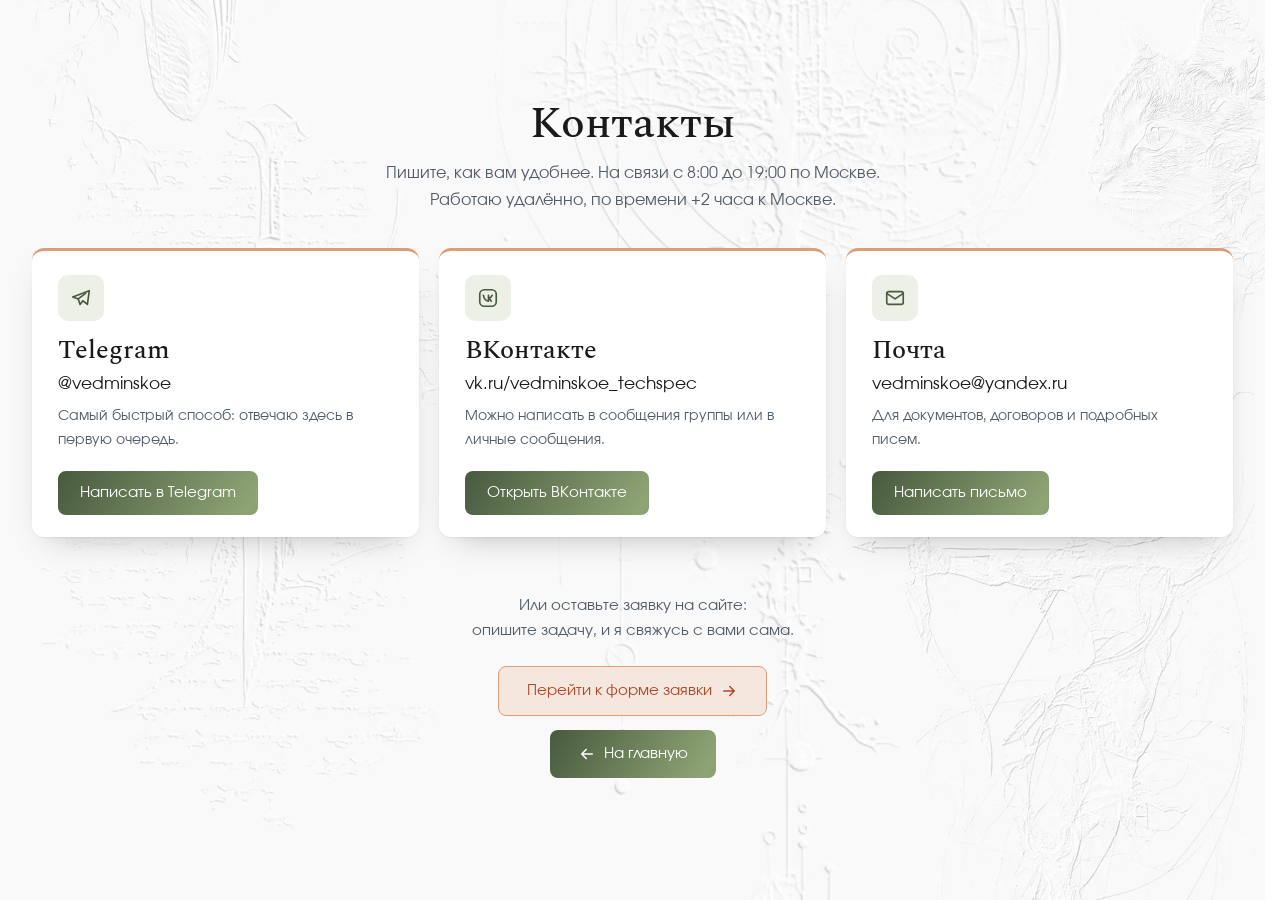
<file: contacts.html>
<!DOCTYPE html>
<html lang="ru">
<head>
  <meta charset="UTF-8" />
  <meta name="viewport" content="width=device-width, initial-scale=1.0" />
  <title>Контакты — Катерина Степанова</title>
  <meta name="description" content="Как связаться с Катериной Степановой: Telegram, ВКонтакте, почта или заявка на сайте." />
  <link rel="canonical" href="https://landing.vedminskoe.ru/contacts.html" />
  <meta property="og:type" content="website" />
  <meta property="og:site_name" content="Катерина Степанова" />
  <meta property="og:locale" content="ru_RU" />
  <meta property="og:url" content="https://landing.vedminskoe.ru/contacts.html" />
  <meta property="og:title" content="Контакты — Катерина Степанова" />
  <meta property="og:image" content="https://landing.vedminskoe.ru/og.jpg" />
  <meta name="theme-color" content="#475A3E" />
  <link rel="icon" href="favicon.ico" sizes="any" />
  <link rel="icon" type="image/png" href="favicon-32.png" sizes="32x32" />
  <link rel="apple-touch-icon" href="apple-touch-icon.png" />
  <!-- фон-фреска, шрифты, бейдж и кнопка «Закрыть» — общие с прайсами -->
  <link rel="stylesheet" href="price.css" />
  <style>
    :root { --accent-soft: #8EA475; }
    body { cursor: auto; }
    /* как у отзывов: широкий лист, больше воздуха сверху на высоких экранах */
    .wrap { max-width: 1280px; padding: clamp(40px, 11vh, 150px) 32px clamp(56px, 9vh, 120px); }
    @media (max-width: 720px) { .wrap { padding-left: 14px; padding-right: 14px; } }
    .close-btn { top: max(18px, env(safe-area-inset-top)); right: max(18px, env(safe-area-inset-right)); }

    .bn__head { text-align: center; margin-bottom: 34px; }
    .bn__title { font: 500 clamp(30px, 4vw, 44px)/1.15 var(--font-heading); margin-bottom: 10px; }
    .bn__lead { max-width: 640px; margin: 0 auto; color: var(--text-muted); }

    /* карточка сервиса: что за сервис, что даёт ссылка, кнопка и промокод */
    .bn { display: grid; grid-template-columns: repeat(3, minmax(0, 1fr)); gap: 20px; }
    .bn__card {
      display: flex; flex-direction: column;
      padding: 24px 26px 22px;
      border-radius: var(--radius);
      border-top: 3px solid var(--accent2);
      background: #fff;
      box-shadow: 0 1px 2px rgba(26,26,26,0.06), 0 14px 32px -18px rgba(26,26,26,0.35);
    }
    .bn__name { font: 500 26px/1.2 var(--font-heading); margin-bottom: 4px; }
    .bn__what { font-size: 14px; color: var(--text-muted); margin-bottom: 16px; }
    .bn__gift {
      margin-bottom: 18px;
      padding: 12px 14px;
      border-radius: 8px;
      background: var(--accent2-light);
      border: 1px solid rgba(220,158,121,0.35);
      font-size: 15px;
      line-height: 1.5;
    }
    .bn__gift b { font-weight: 600; }
    .bn__foot { margin-top: auto; display: flex; flex-direction: column; align-items: flex-start; gap: 12px; }
    .bn__go {
      display: inline-flex; align-items: center; gap: 8px;
      padding: 12px 22px;
      border-radius: 8px;
      font: 500 15px var(--font-body);
      color: #fff;
      background: linear-gradient(120deg, var(--accent), var(--accent-soft), var(--accent));
      background-size: 200% 100%;
      animation: btn-flow 7s ease-in-out infinite;
      transition: transform var(--transition);
    }
    .bn__go:hover { transform: translateY(-1px); }
    @keyframes btn-flow { 0%, 100% { background-position: 0% 50%; } 50% { background-position: 100% 50%; } }
    .bn__promo { font-size: 14px; line-height: 1.9; color: var(--text-muted); }
    /* промокод — кнопкой: нажал, и он скопирован */
    .bn__code {
      margin-left: 4px;
      padding: 4px 10px;
      border: 1.5px dashed var(--accent2);
      border-radius: 6px;
      background: #fff;
      font: 600 14px/1.3 var(--font-body);
      letter-spacing: 0.06em;
      color: var(--text);
      cursor: pointer;
    }
    .bn__code.is-copied { border-style: solid; border-color: var(--accent); color: var(--accent); }

    .bn__home { display: flex; justify-content: center; margin-top: clamp(56px, 9vh, 110px); }
    .bn__home a {
      display: inline-flex; align-items: center; gap: 8px;
      padding: 14px 28px; border-radius: 8px;
      font: 500 15px var(--font-body); color: #fff;
      background: linear-gradient(120deg, var(--accent), var(--accent-soft), var(--accent));
      background-size: 200% 100%;
      animation: btn-flow 7s ease-in-out infinite;
    }

    @media (max-width: 960px) { .bn { grid-template-columns: 1fr; max-width: 560px; margin: 0 auto; } }
  </style>
  <style>
    .ct__icon {
      display: grid; place-items: center;
      width: 46px; height: 46px; margin-bottom: 14px;
      border-radius: 10px;
      background: var(--accent-light);
      color: var(--accent);
    }
    .ct__icon svg { width: 22px; height: 22px; fill: none; stroke: currentColor; stroke-width: 1.8; stroke-linecap: round; stroke-linejoin: round; }
    .ct__value { font-size: 17px; font-weight: 500; margin-bottom: 6px; word-break: break-word; }
    .bn__card .bn__what { margin-bottom: 18px; }
    .ct__note { margin-top: 56px; text-align: center; color: var(--text-muted); font-size: 15px; }
    /* кнопки друг над другом: золотая «к форме заявки», под ней «На главную» */
    .ct__btns { flex-direction: column; align-items: center; gap: 14px; margin-top: 22px; }
    /* золотая — как «Смотреть портфолио» на главной */
    .bn__home a.ct__gold {
      background: var(--accent2-rest);
      color: var(--accent2-hover);
      border: 1.5px solid var(--accent2);
      animation: none;
      transition: background var(--transition), color var(--transition);
    }
    .bn__home a.ct__gold:hover { background: var(--accent2-fill); border-color: var(--accent2-fill); color: #fff; }
    /* На тач-экране наведения нет — золотая кнопка сразу в «наведённом»
       виде, как на ПК под курсором: залита золотым, текст белый */
    @media (hover: none) { .bn__home a.ct__gold { background: var(--accent2-fill); border-color: var(--accent2-fill); color: #fff; } }

  
    /* Телефон: текст на кнопках крупнее, как на главной, высота прежняя */
    @media (max-width: 767px) {
      .bn__go, .bn__home a { font-size: 17px; line-height: 20px; }
    }
  </style>
</head>
<body>

<div class="page-bg" aria-hidden="true"></div>

<!-- на тач-экране: «Закрыть» в правом верхнем углу, как у прайсов -->
<button type="button" class="close-btn" aria-label="Закрыть" onclick="location.href='index.html'">
  <svg width="20" height="20" viewBox="0 0 24 24" fill="none" stroke="currentColor" stroke-width="2" stroke-linecap="round"><path d="M6 6l12 12M18 6L6 18"/></svg>
  <span>Закрыть</span>
</button>

<div class="wrap">
  <header class="bn__head">
    <h1 class="bn__title">Контакты</h1>
    <p class="bn__lead">Пишите, как вам удобнее. На связи с 8:00 до 19:00 по Москве.<br />Работаю удалённо, по времени +2 часа к Москве.</p>
  </header>

  <div class="bn">
    <article class="bn__card">
      <div class="ct__icon"><svg viewBox="0 0 24 24"><path d="M21 4L3 11l6 2 2 6 3-4 5 4z"/><path d="M9 13l8-6"/></svg></div>
      <h2 class="bn__name">Telegram</h2>
      <p class="ct__value">@vedminskoe</p>
      <p class="bn__what">Самый быстрый способ: отвечаю здесь в первую очередь.</p>
      <div class="bn__foot"><a class="bn__go" href="https://t.me/vedminskoe" target="_blank" rel="noopener">Написать в Telegram</a></div>
    </article>

    <article class="bn__card">
      <div class="ct__icon"><svg viewBox="0 0 24 24"><rect x="3" y="3" width="18" height="18" rx="5"/><path d="M7 9c.5 4 2.5 6 5.5 6.5V13c1.5.2 2.7 1.3 3 2.5M16.5 9c-.4 1.4-1.6 2.7-4 3.5V9"/></svg></div>
      <h2 class="bn__name">ВКонтакте</h2>
      <p class="ct__value">vk.ru/vedminskoe_techspec</p>
      <p class="bn__what">Можно написать в сообщения группы или в личные сообщения.</p>
      <div class="bn__foot"><a class="bn__go" href="https://vk.ru/vedminskoe_techspec" target="_blank" rel="noopener">Открыть ВКонтакте</a></div>
    </article>

    <article class="bn__card">
      <div class="ct__icon"><svg viewBox="0 0 24 24"><rect x="3" y="5" width="18" height="14" rx="2"/><path d="M3 7l9 6 9-6"/></svg></div>
      <h2 class="bn__name">Почта</h2>
      <p class="ct__value">vedminskoe@yandex.ru</p>
      <p class="bn__what">Для документов, договоров и подробных писем.</p>
      <div class="bn__foot"><a class="bn__go" href="mailto:vedminskoe@yandex.ru">Написать письмо</a></div>
    </article>
  </div>

  <p class="ct__note">Или оставьте заявку на сайте:<br />опишите задачу, и я свяжусь с вами сама.</p>

  <div class="bn__home ct__btns">
    <a class="ct__gold" href="index.html#contacts">Перейти к форме заявки<svg width="18" height="18" viewBox="0 0 24 24" fill="none" stroke="currentColor" stroke-width="2" stroke-linecap="round" stroke-linejoin="round"><path d="M5 12h14M13 6l6 6-6 6"/></svg></a><a href="index.html"><svg width="18" height="18" viewBox="0 0 24 24" fill="none" stroke="currentColor" stroke-width="2" stroke-linecap="round" stroke-linejoin="round"><path d="M19 12H5M11 6l-6 6 6 6"/></svg>На главную</a></div>
</div>
<script src="metrika.js" defer></script>
</body>
</html>
</file>
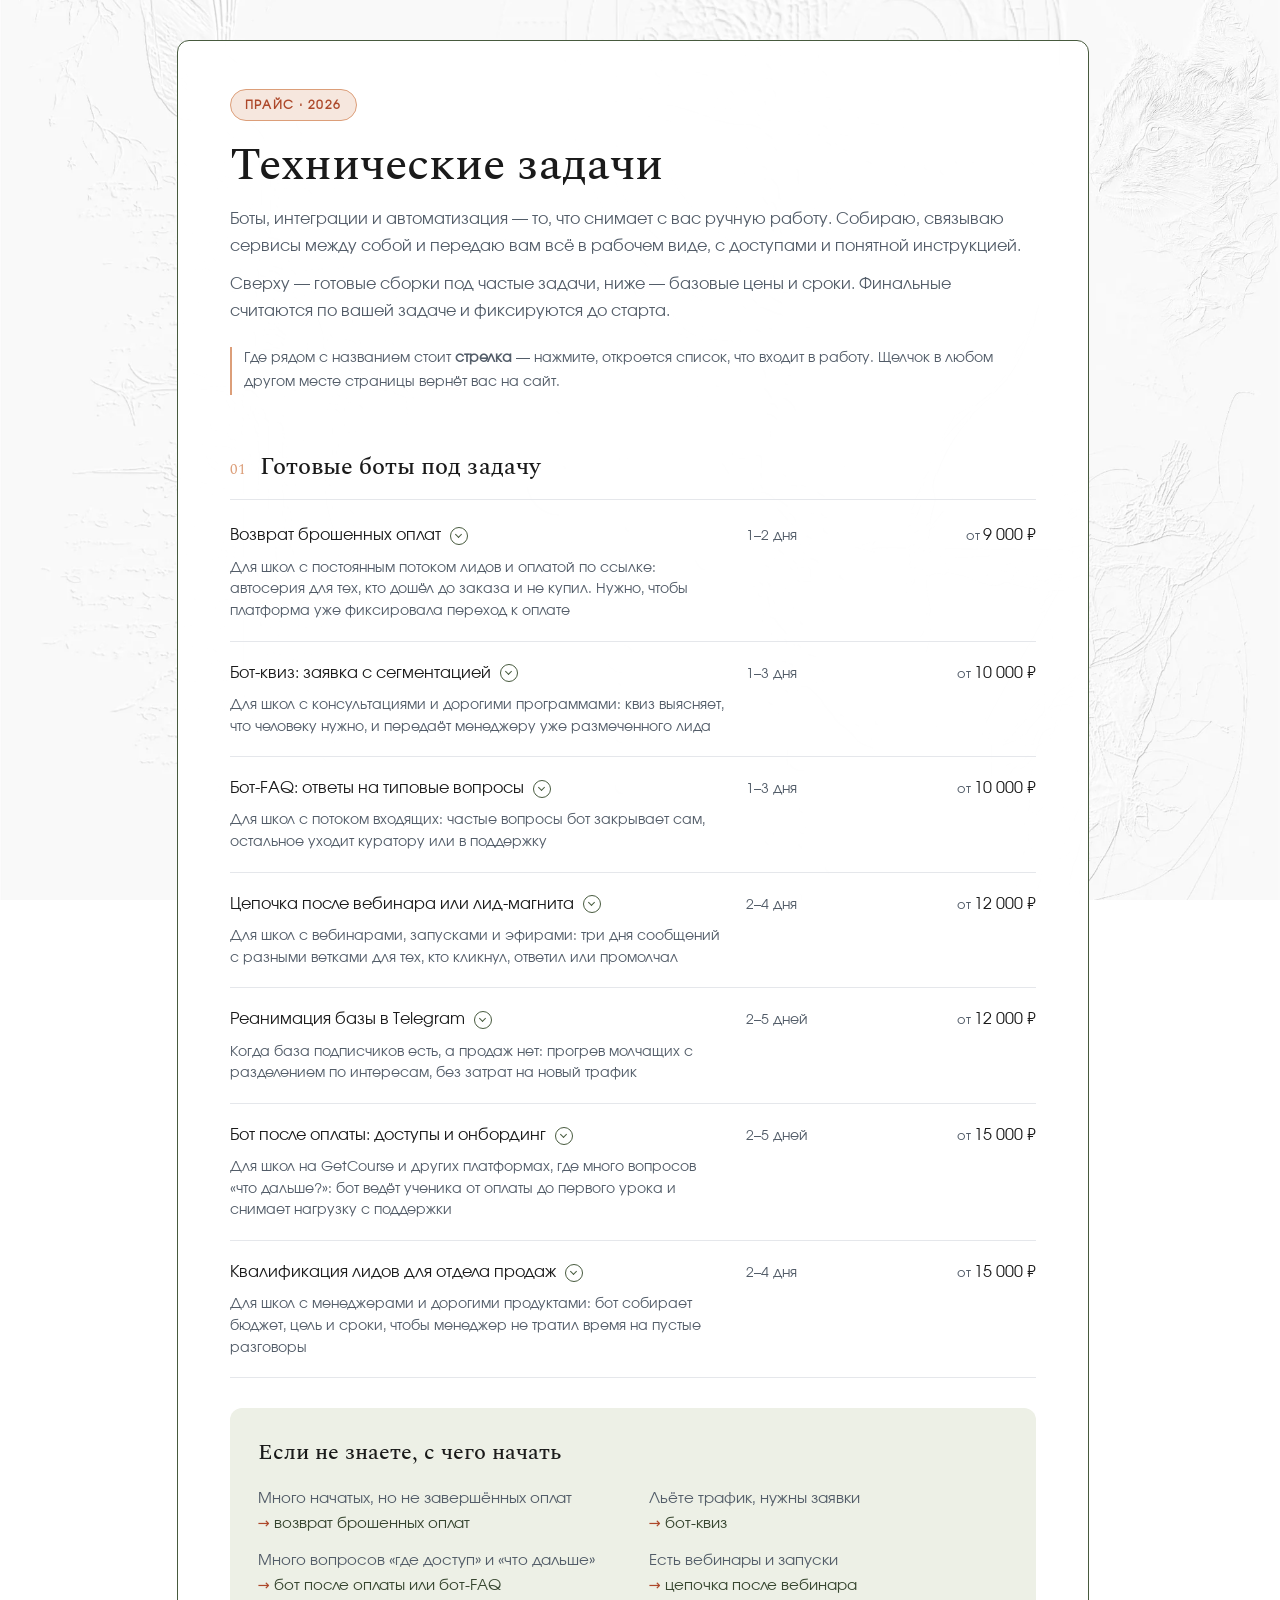
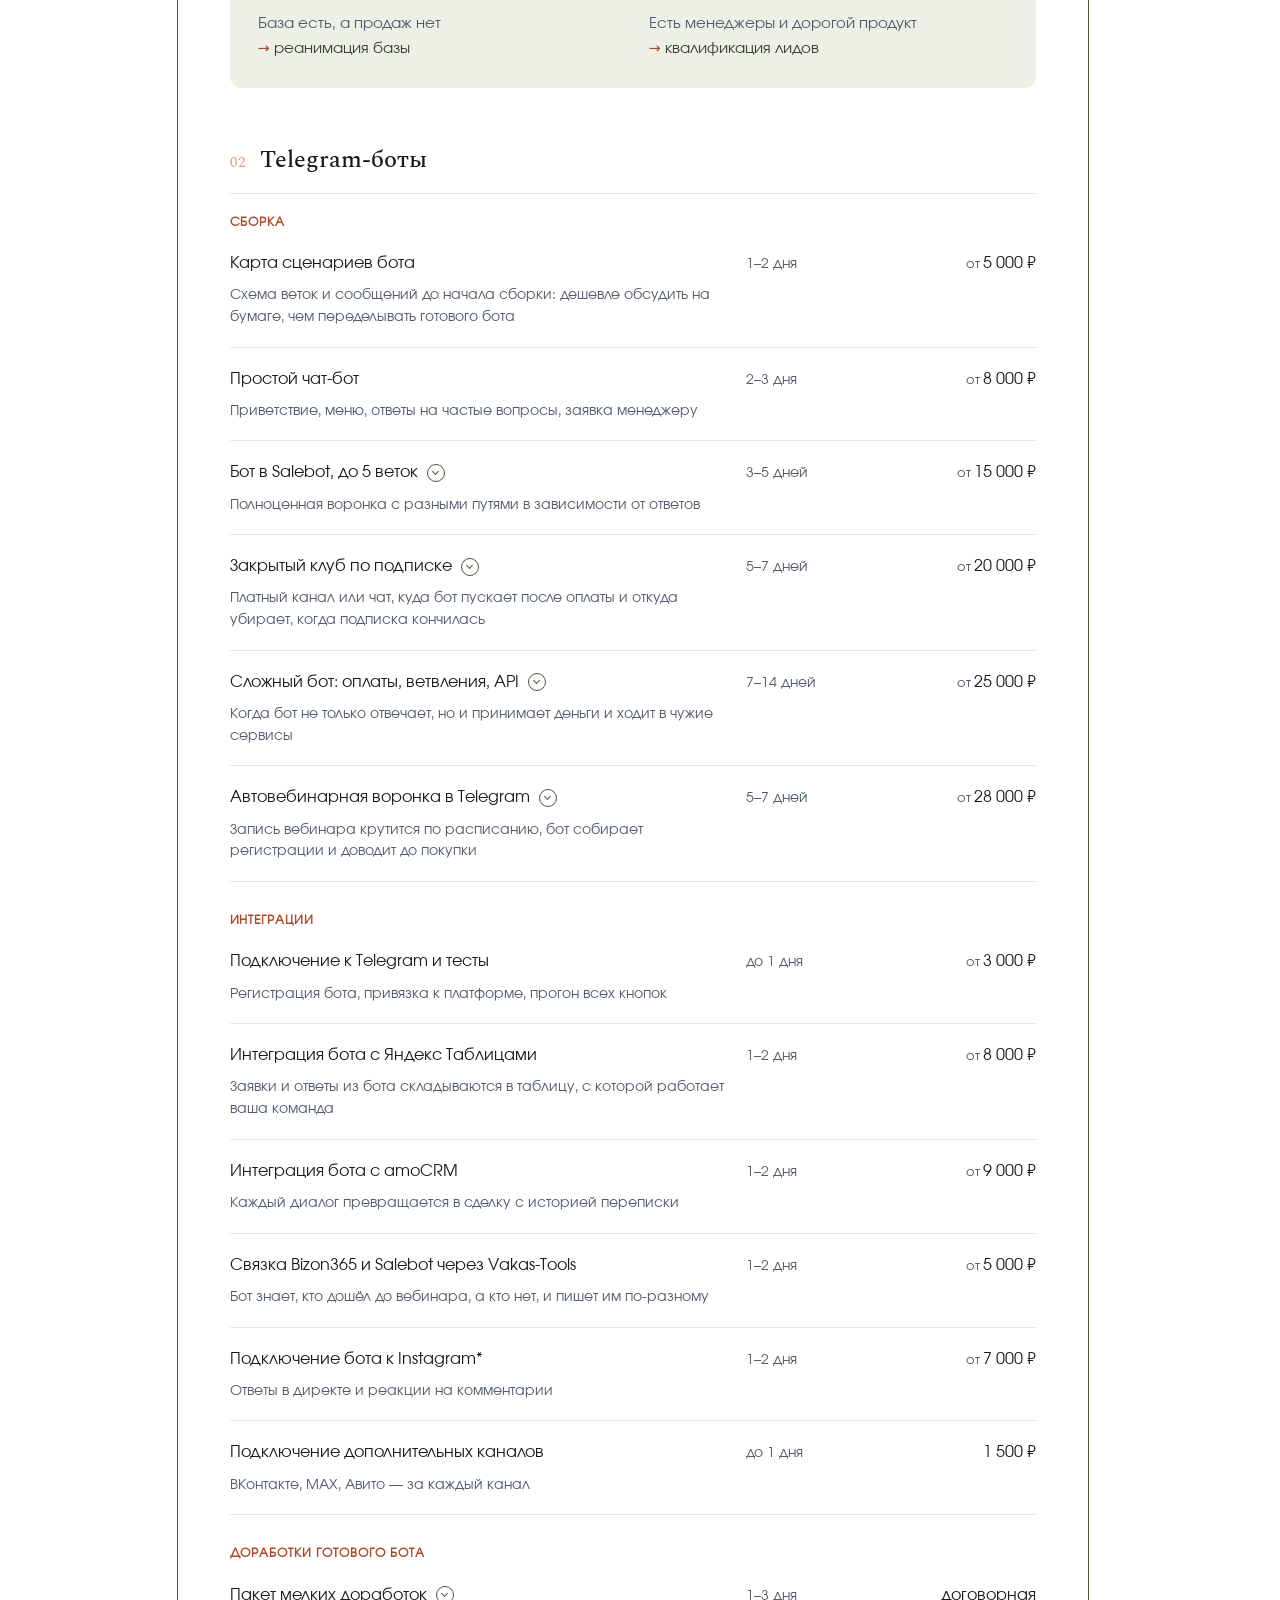
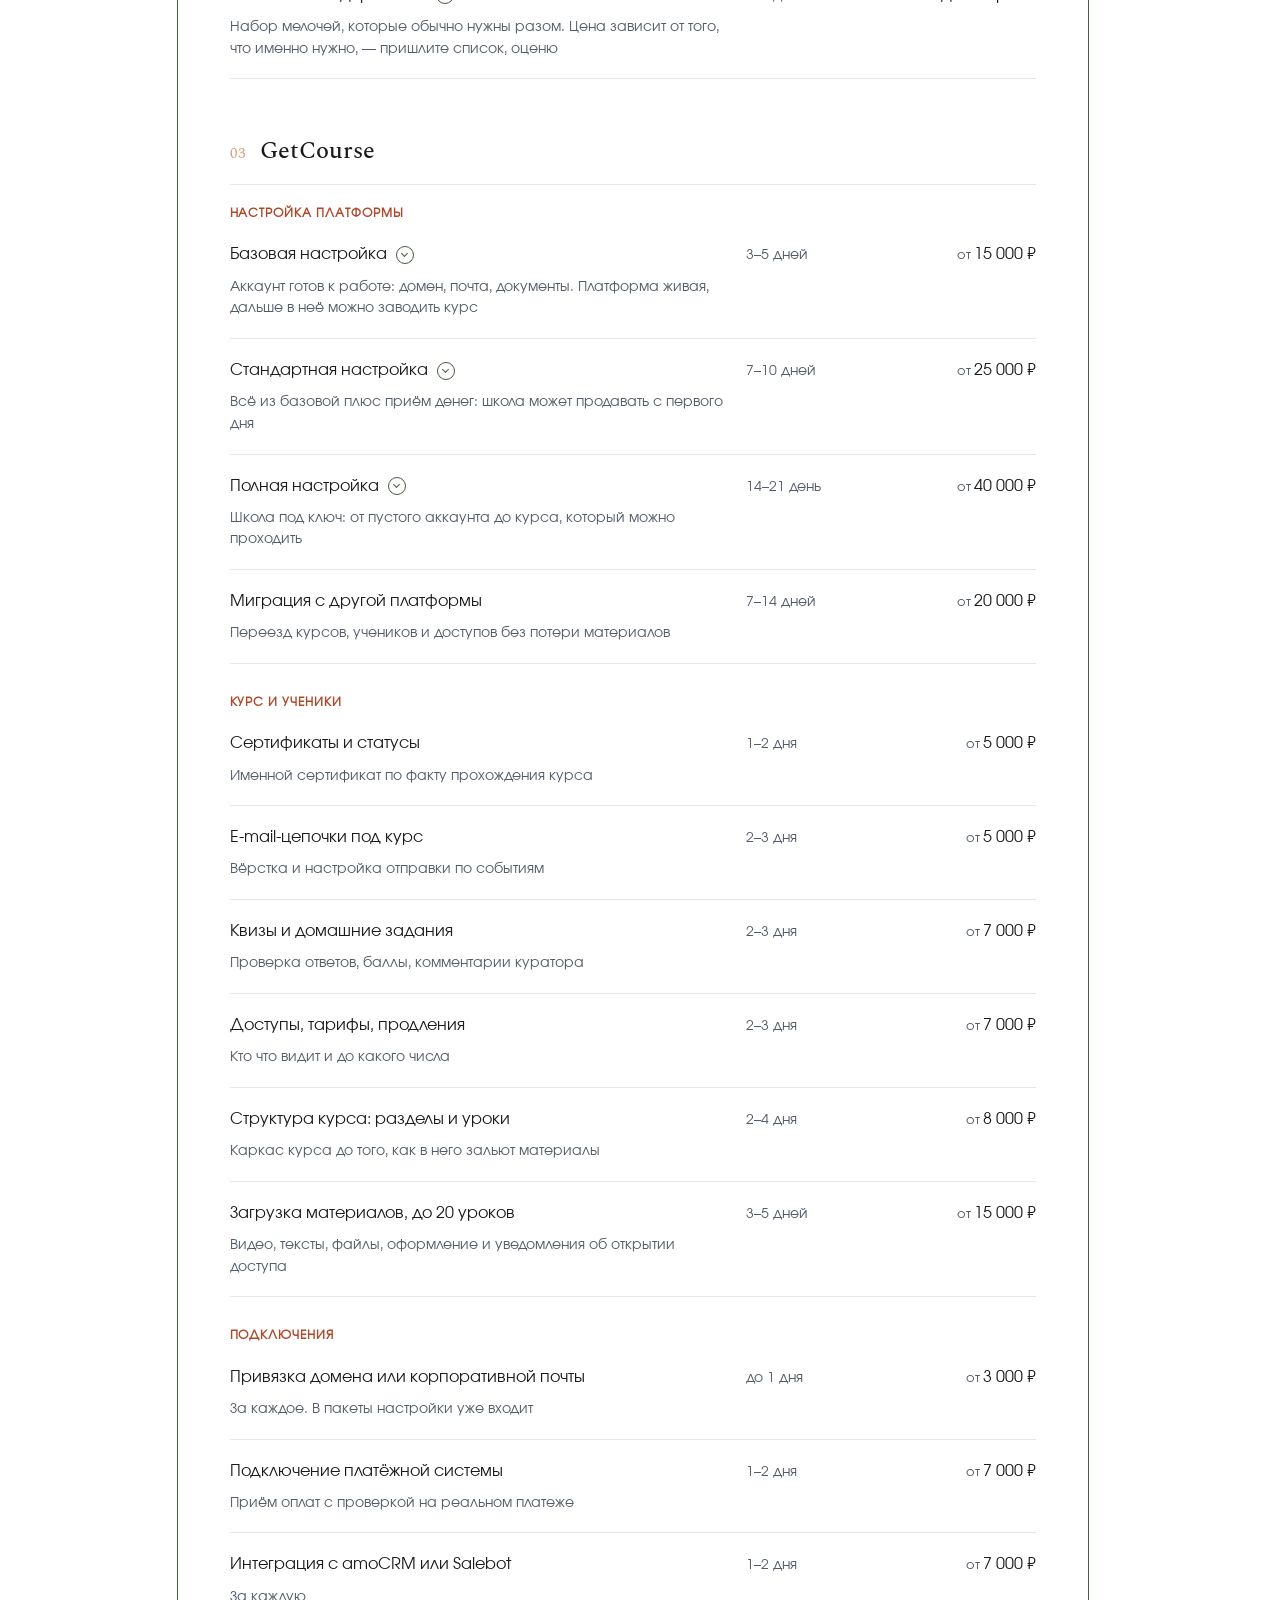
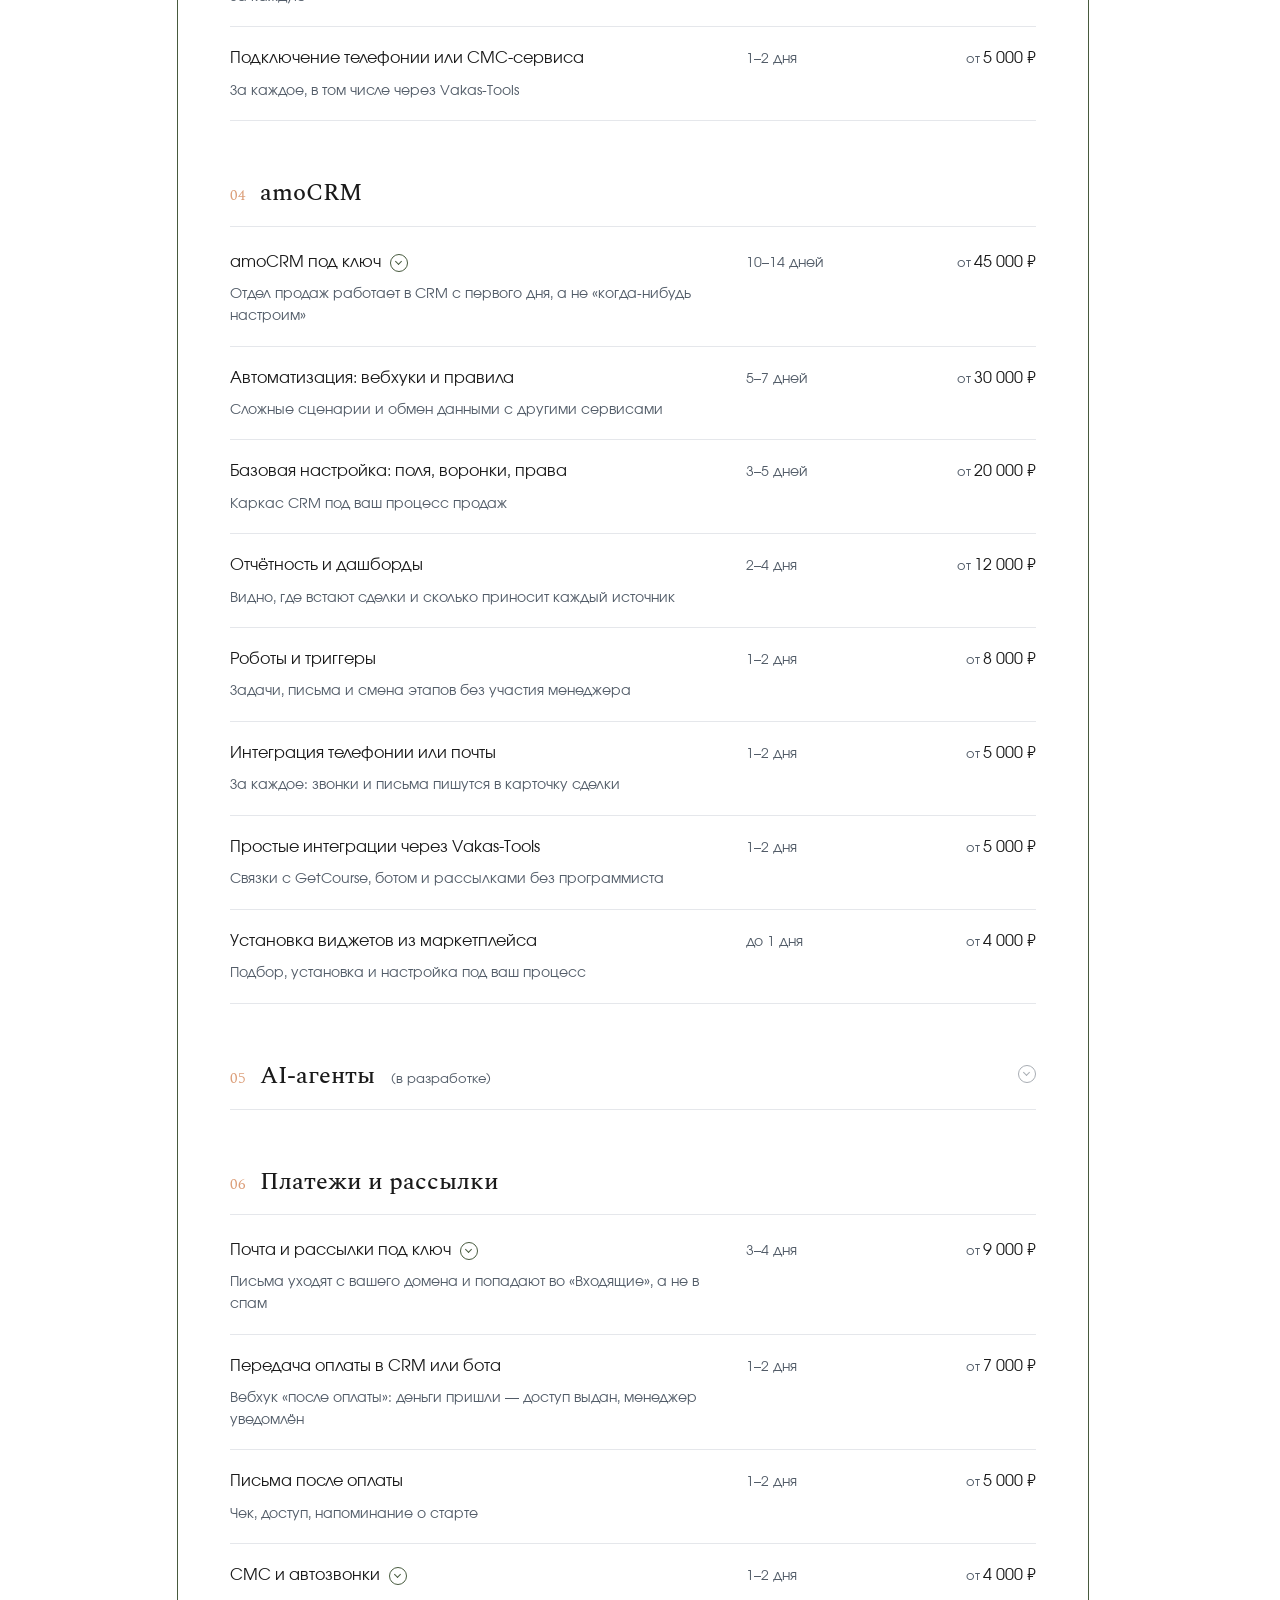
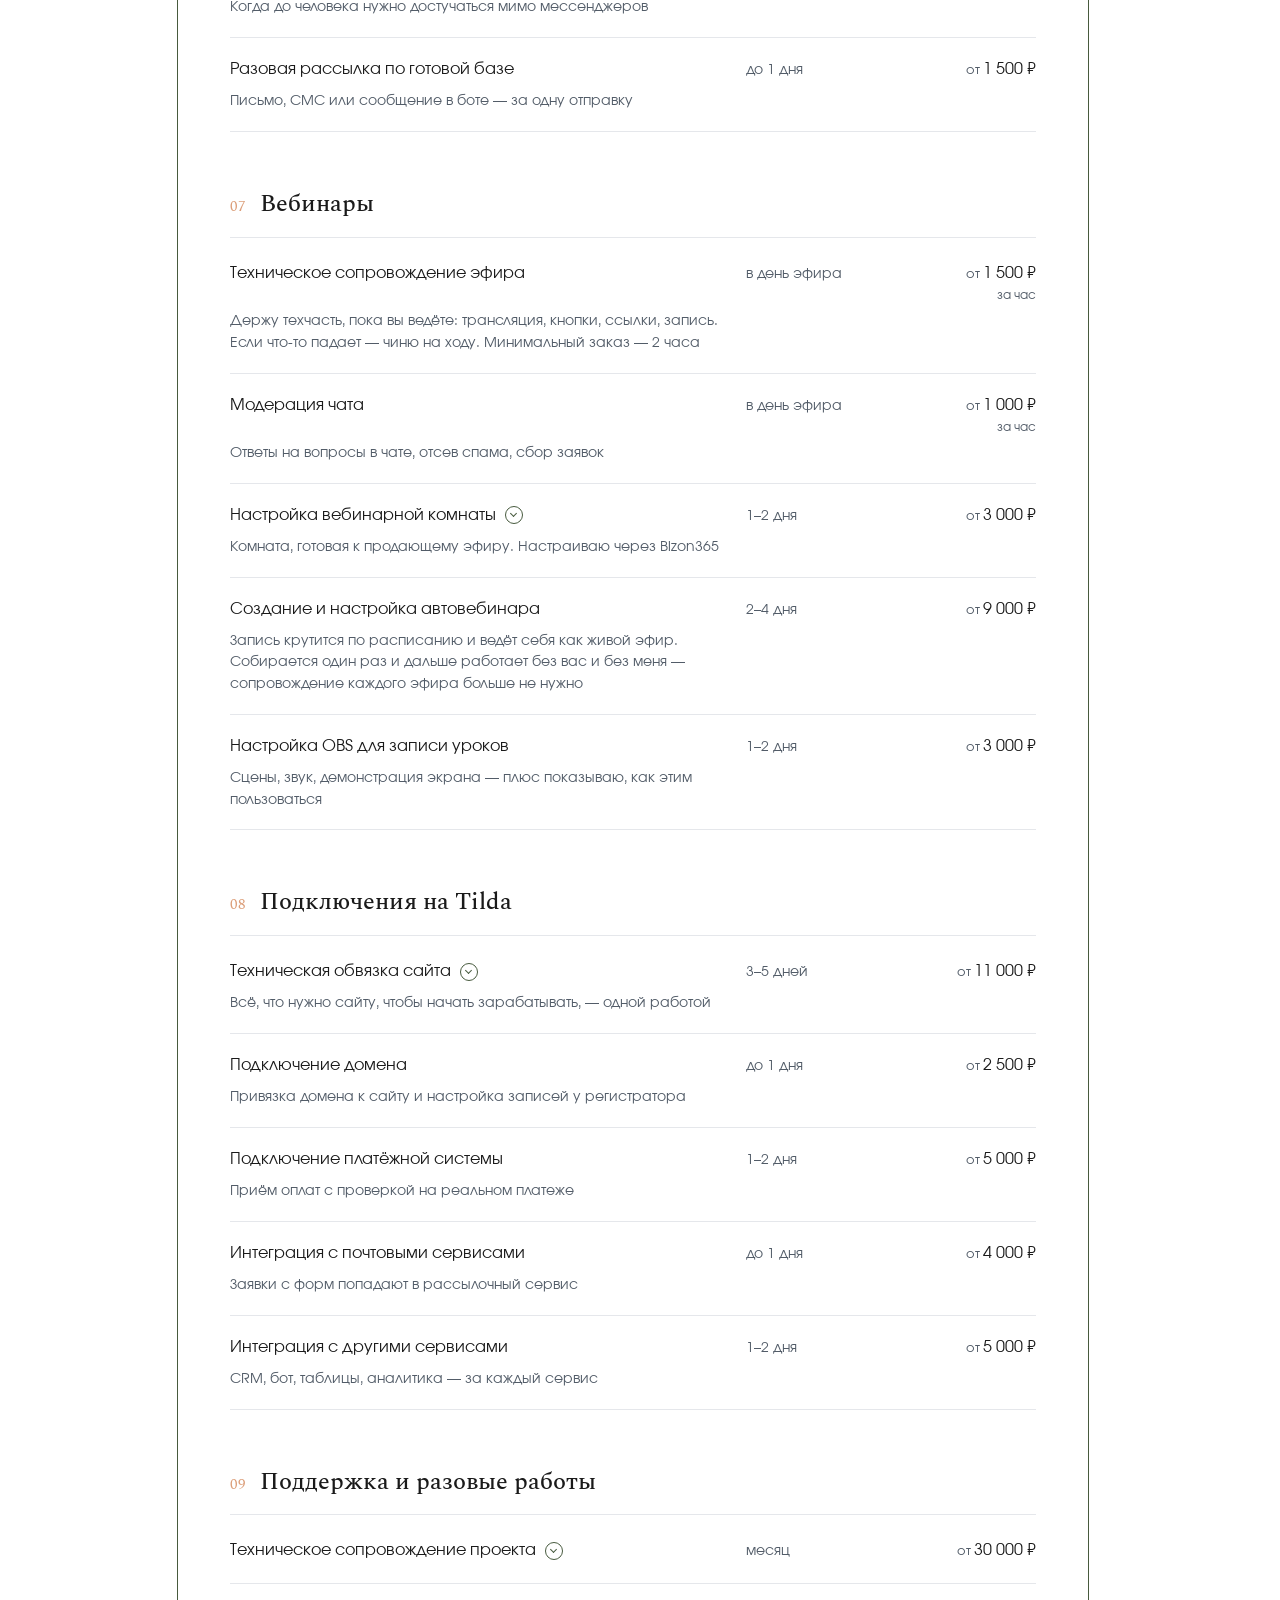
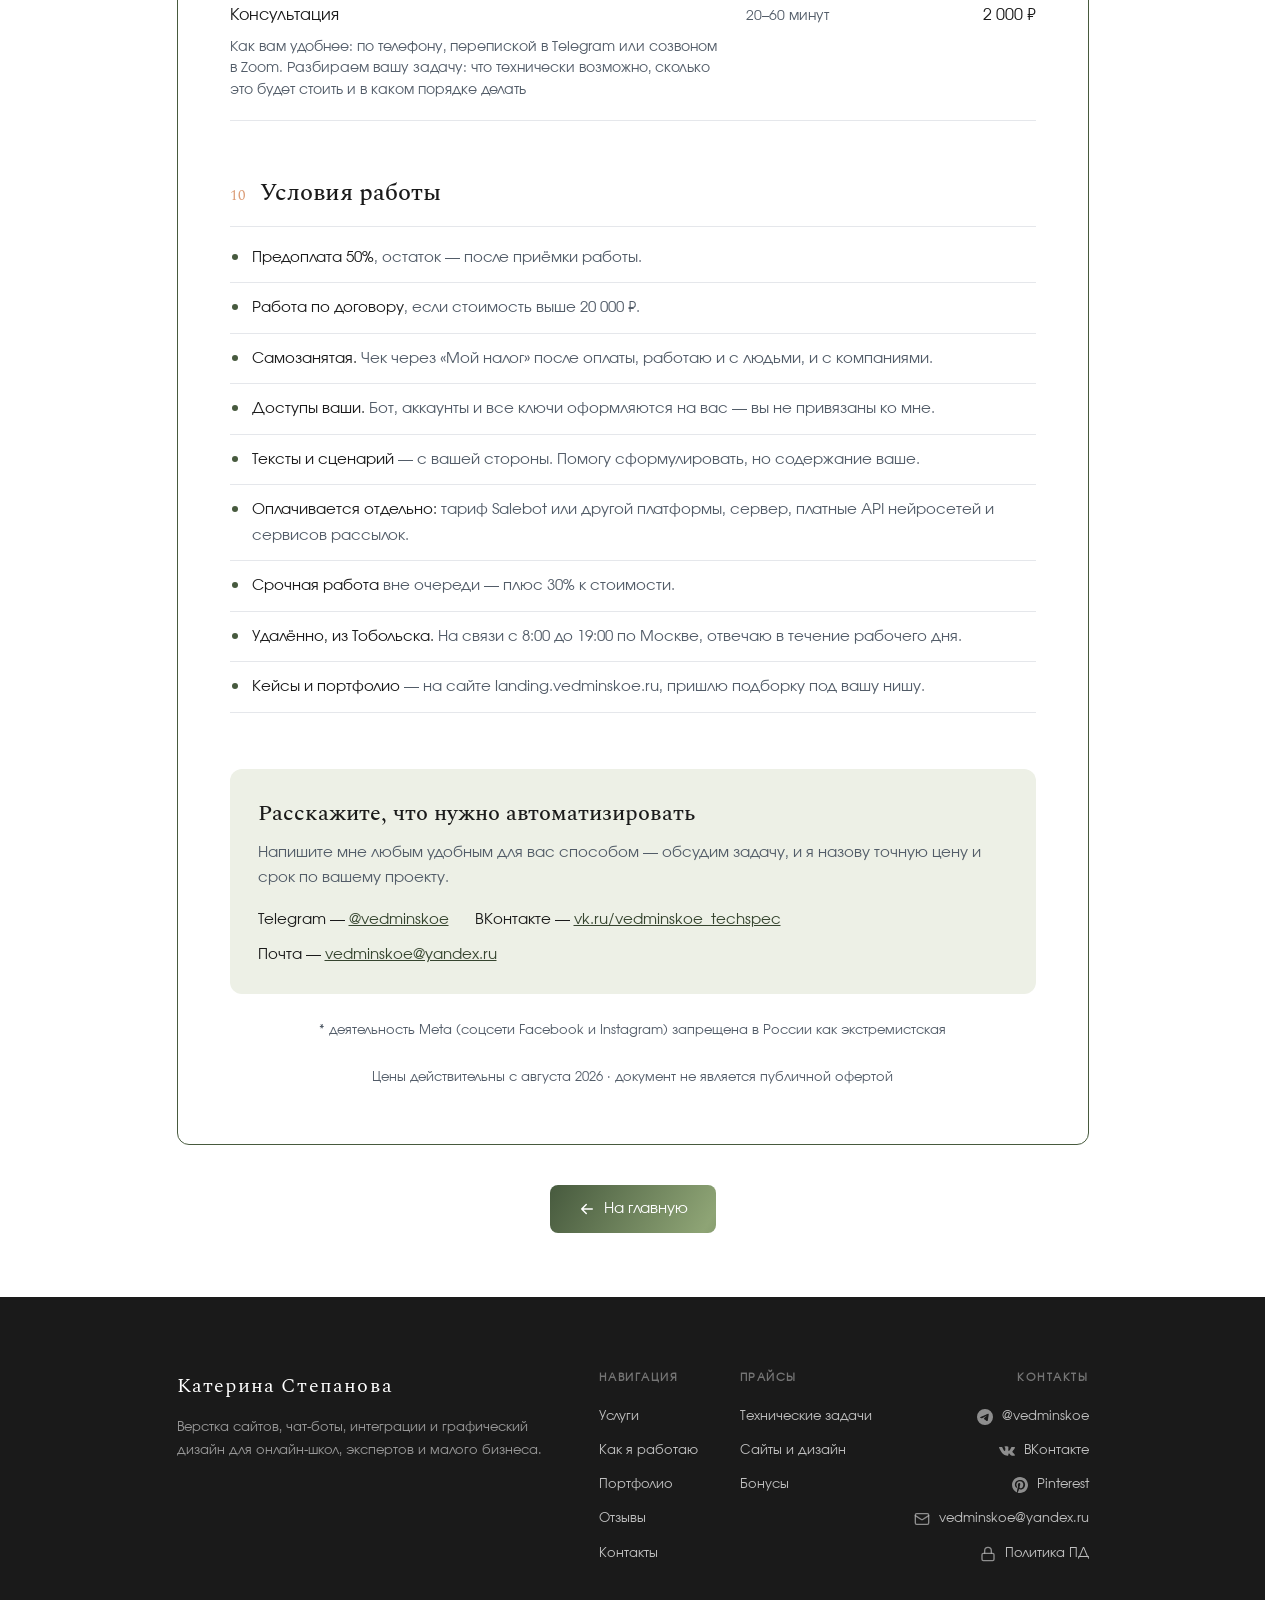
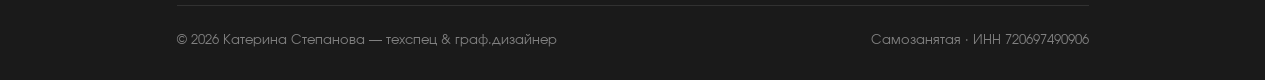
<file: price-tech.html>
<!DOCTYPE html>
<html lang="ru">
<head>
  <meta charset="UTF-8" />
  <meta name="viewport" content="width=device-width, initial-scale=1.0" />
  <title>Прайс на технические задачи — Катерина Степанова</title>
  <link rel="canonical" href="https://landing.vedminskoe.ru/price-tech.html" />

  <!-- Карточка ссылки в мессенджерах и соцсетях -->
  <meta property="og:type" content="website" />
  <meta property="og:site_name" content="Катерина Степанова" />
  <meta property="og:locale" content="ru_RU" />
  <meta property="og:url" content="https://landing.vedminskoe.ru/price-tech.html" />
  <meta property="og:title" content="Прайс на технические задачи — Катерина Степанова" />
  <meta property="og:description" content="Цены на Telegram-ботов, Salebot, интеграции с AmoCRM и автоматизацию." />
  <meta property="og:image" content="https://landing.vedminskoe.ru/og.jpg" />
  <meta property="og:image:width" content="1200" />
  <meta property="og:image:height" content="630" />
  <meta property="og:image:alt" content="Катерина Степанова — техспец и графический дизайнер" />
  <meta name="twitter:card" content="summary_large_image" />
  <meta name="theme-color" content="#475A3E" />
  <meta name="description" content="Цены на Telegram-ботов, Salebot, интеграции с AmoCRM и автоматизацию. Катерина Степанова, Тобольск." />
  <link rel="icon" href="favicon.ico" sizes="any" />
  <link rel="icon" type="image/png" href="favicon-32.png" sizes="32x32" />
  <link rel="apple-touch-icon" href="apple-touch-icon.png" />
  <link rel="preload" href="Spectral-Medium.woff2" as="font" type="font/woff2" crossorigin />
  <link rel="stylesheet" href="price.css" />
</head>
<body>

<div class="page-bg" aria-hidden="true"></div>

<button type="button" class="close-btn" id="closeBtn" aria-label="Закрыть">
  <svg width="20" height="20" viewBox="0 0 24 24" fill="none" stroke="currentColor" stroke-width="2" stroke-linecap="round"><path d="M6 6l12 12M18 6L6 18"/></svg>
  <span>Закрыть</span>
</button>

<div class="wrap">
  <div class="sheet">

  <header class="head">
    <span class="head__label">Прайс · 2026</span>
    <h1 class="head__title">Технические задачи</h1>
    <p class="head__lead">
      Боты, интеграции и автоматизация — то, что снимает с вас ручную работу.
      Собираю, связываю сервисы между собой и передаю вам всё в рабочем виде,
      с доступами и понятной инструкцией.
    </p>
    <p class="head__lead">
      Сверху — готовые сборки под частые задачи, ниже — базовые цены и сроки.
      Финальные считаются по вашей задаче и фиксируются до старта.
    </p>
    <p class="head__hint">
      Где рядом с названием стоит <b>стрелка</b> — нажмите, откроется список, что входит в работу.
      <span class="hint-click">Щелчок в любом другом месте страницы вернёт вас на сайт.</span>
    </p>
  </header>

  <!-- ── 01 ──
       Готовые сборки под частые задачи школ. В отличие от разделов ниже это не
       отдельная работа, а собранное решение целиком, поэтому строки
       раскрывающиеся: список читается сверху, подробности — по клику.
       Порядок строк — по возрастанию цены, новый формат вставлять по месту -->
  <section class="sec">
    <div class="sec__head"><span class="sec__num">01</span><h2 class="sec__title">Готовые боты под задачу</h2></div>
    <details class="row">
      <summary class="row__head">
        <span class="row__name">Возврат брошенных оплат<span class="row__toggle" aria-hidden="true"></span></span>
        <span class="row__term">1–2 дня</span>
        <span class="row__price"><span class="row__from">от</span>9 000 ₽</span>
        <span class="row__desc">Для школ с постоянным потоком лидов и оплатой по ссылке: автосерия для тех, кто дошёл до заказа и не купил. Нужно, чтобы платформа уже фиксировала переход к оплате</span>
      </summary>
      <ul class="row__list">
        <li>2–4 напоминания: через 1–3 часа, через сутки, через двое</li>
        <li>Ветки «ошибка оплаты», «остался вопрос», «хочу другой тариф»</li>
        <li>Передача менеджеру, если человек ответил</li>
      </ul>
    </details>

    <details class="row">
      <summary class="row__head">
        <span class="row__name">Бот-квиз: заявка с сегментацией<span class="row__toggle" aria-hidden="true"></span></span>
        <span class="row__term">1–3 дня</span>
        <span class="row__price"><span class="row__from">от</span>10 000 ₽</span>
        <span class="row__desc">Для школ с консультациями и дорогими программами: квиз выясняет, что человеку нужно, и передаёт менеджеру уже размеченного лида</span>
      </summary>
      <ul class="row__list">
        <li>Сценарий квиза, 3–6 вопросов</li>
        <li>Теги и сегменты по ответам</li>
        <li>Сбор контакта: телефон, e-mail или ник</li>
        <li>Уведомление менеджеру в Telegram</li>
        <li>Запись заявки в Яндекс Таблицы</li>
      </ul>
    </details>

    <details class="row">
      <summary class="row__head">
        <span class="row__name">Бот-FAQ: ответы на типовые вопросы<span class="row__toggle" aria-hidden="true"></span></span>
        <span class="row__term">1–3 дня</span>
        <span class="row__price"><span class="row__from">от</span>10 000 ₽</span>
        <span class="row__desc">Для школ с потоком входящих: частые вопросы бот закрывает сам, остальное уходит куратору или в поддержку</span>
      </summary>
      <ul class="row__list">
        <li>Меню FAQ на 10–20 пунктов</li>
        <li>Кнопка «не помогло» — форма обращения</li>
        <li>Отправка заявки в Telegram, на почту или в CRM</li>
        <li>Лог всех обращений в таблицу</li>
      </ul>
    </details>

    <details class="row">
      <summary class="row__head">
        <span class="row__name">Цепочка после вебинара или лид-магнита<span class="row__toggle" aria-hidden="true"></span></span>
        <span class="row__term">2–4 дня</span>
        <span class="row__price"><span class="row__from">от</span>12 000 ₽</span>
        <span class="row__desc">Для школ с вебинарами, запусками и эфирами: три дня сообщений с разными ветками для тех, кто кликнул, ответил или промолчал</span>
      </summary>
      <ul class="row__list">
        <li>Серия из 6–12 сообщений</li>
        <li>Ветки по действиям: кнопки и переходы по ссылкам</li>
        <li>1–2 попытки вернуть тех, кто молчит</li>
        <li>Кнопка «задать вопрос менеджеру»</li>
      </ul>
    </details>

    <details class="row">
      <summary class="row__head">
        <span class="row__name">Реанимация базы в Telegram<span class="row__toggle" aria-hidden="true"></span></span>
        <span class="row__term">2–5 дней</span>
        <span class="row__price"><span class="row__from">от</span>12 000 ₽</span>
        <span class="row__desc">Когда база подписчиков есть, а продаж нет: прогрев молчащих с разделением по интересам, без затрат на новый трафик</span>
      </summary>
      <ul class="row__list">
        <li>5–10 сообщений на 3–7 дней</li>
        <li>Ветки по интересу: кнопки «мне интересно это / другое»</li>
        <li>Сбор заявки или оплаты в финале цепочки</li>
      </ul>
    </details>

    <details class="row">
      <summary class="row__head">
        <span class="row__name">Бот после оплаты: доступы и онбординг<span class="row__toggle" aria-hidden="true"></span></span>
        <span class="row__term">2–5 дней</span>
        <span class="row__price"><span class="row__from">от</span>15 000 ₽</span>
        <span class="row__desc">Для школ на GetCourse и других платформах, где много вопросов «что дальше?»: бот ведёт ученика от оплаты до первого урока и снимает нагрузку с поддержки</span>
      </summary>
      <ul class="row__list">
        <li>Приветственное сообщение сразу после оплаты</li>
        <li>Главное меню: урок 1, личный кабинет, расписание, материалы, FAQ, поддержка</li>
        <li>Разбор типовых обращений: не приходит доступ, не входит в платформу, технические ошибки</li>
        <li>Передача заявки менеджеру с контекстом: кто написал, на что жалуется, что уже пробовал</li>
        <li>Проверка всего пути от оплаты до первого урока — прохожу его как обычный ученик</li>
        <li>Короткая инструкция для команды: где смотреть обращения и как править тексты</li>
      </ul>
    </details>

    <details class="row">
      <summary class="row__head">
        <span class="row__name">Квалификация лидов для отдела продаж<span class="row__toggle" aria-hidden="true"></span></span>
        <span class="row__term">2–4 дня</span>
        <span class="row__price"><span class="row__from">от</span>15 000 ₽</span>
        <span class="row__desc">Для школ с менеджерами и дорогими продуктами: бот собирает бюджет, цель и сроки, чтобы менеджер не тратил время на пустые разговоры</span>
      </summary>
      <ul class="row__list">
        <li>Мини-анкета на 5–8 вопросов</li>
        <li>Оценка и теги «горячий», «тёплый», «холодный»</li>
        <li>Уведомление менеджеру с готовой карточкой лида</li>
        <li>Запись в Яндекс Таблицы или CRM</li>
      </ul>
    </details>

    <!-- Навигатор по разделу. Оформлен карточкой, а не списком: рядом с
         раскрывашками «что входит» такой же список буллетов сливался с ними -->
    <div class="pick">
      <p class="pick__title">Если не знаете, с чего начать</p>
      <ul class="pick__list">
        <li>
          <span class="pick__cond">Много начатых, но не завершённых оплат</span>
          <span class="pick__to">возврат брошенных оплат</span>
        </li>
        <li>
          <span class="pick__cond">Льёте трафик, нужны заявки</span>
          <span class="pick__to">бот-квиз</span>
        </li>
        <li>
          <span class="pick__cond">Много вопросов «где доступ» и «что дальше»</span>
          <span class="pick__to">бот после оплаты или бот-FAQ</span>
        </li>
        <li>
          <span class="pick__cond">Есть вебинары и запуски</span>
          <span class="pick__to">цепочка после вебинара</span>
        </li>
        <li>
          <span class="pick__cond">База есть, а продаж нет</span>
          <span class="pick__to">реанимация базы</span>
        </li>
        <li>
          <span class="pick__cond">Есть менеджеры и дорогой продукт</span>
          <span class="pick__to">квалификация лидов</span>
        </li>
      </ul>
    </div>
  </section>

  <!-- ── 02 ── -->
  <section class="sec">
    <div class="sec__head"><span class="sec__num">02</span><h2 class="sec__title">Telegram-боты</h2></div>

    <p class="sub">Сборка</p>

    <div class="row">
      <div class="row__head">
        <span class="row__name">Карта сценариев бота</span>
        <span class="row__term">1–2 дня</span>
        <span class="row__price"><span class="row__from">от</span>5 000 ₽</span>
        <span class="row__desc">Схема веток и сообщений до начала сборки: дешевле обсудить на бумаге, чем переделывать готового бота</span>
      </div>
    </div>

    <div class="row">
      <div class="row__head">
        <span class="row__name">Простой чат-бот</span>
        <span class="row__term">2–3 дня</span>
        <span class="row__price"><span class="row__from">от</span>8 000 ₽</span>
        <span class="row__desc">Приветствие, меню, ответы на частые вопросы, заявка менеджеру</span>
      </div>
    </div>

    <details class="row">
      <summary class="row__head">
        <span class="row__name">Бот в Salebot, до 5 веток<span class="row__toggle" aria-hidden="true"></span></span>
        <span class="row__term">3–5 дней</span>
        <span class="row__price"><span class="row__from">от</span>15 000 ₽</span>
        <span class="row__desc">Полноценная воронка с разными путями в зависимости от ответов</span>
      </summary>
      <ul class="row__list">
        <li>Сборка сценария по согласованной карте</li>
        <li>До 5 веток с условиями и тегами</li>
        <li>Кнопки, картинки, файлы, таймеры</li>
        <li>Подключение к Telegram и тестовый прогон</li>
        <li>Передача доступов и короткая инструкция</li>
      </ul>
    </details>

    <details class="row">
      <summary class="row__head">
        <span class="row__name">Закрытый клуб по подписке<span class="row__toggle" aria-hidden="true"></span></span>
        <span class="row__term">5–7 дней</span>
        <span class="row__price"><span class="row__from">от</span>20 000 ₽</span>
        <span class="row__desc">Платный канал или чат, куда бот пускает после оплаты и откуда убирает, когда подписка кончилась</span>
      </summary>
      <ul class="row__list">
        <li>Приём оплаты и выдача доступа в канал</li>
        <li>Продление и напоминания об оплате</li>
        <li>Автоматическое исключение неоплативших</li>
        <li>Учёт участников и сроков в таблице</li>
      </ul>
    </details>

    <details class="row">
      <summary class="row__head">
        <span class="row__name">Сложный бот: оплаты, ветвления, API<span class="row__toggle" aria-hidden="true"></span></span>
        <span class="row__term">7–14 дней</span>
        <span class="row__price"><span class="row__from">от</span>25 000 ₽</span>
        <span class="row__desc">Когда бот не только отвечает, но и принимает деньги и ходит в чужие сервисы</span>
      </summary>
      <ul class="row__list">
        <li>Приём оплаты прямо в боте</li>
        <li>Ветвление по статусам, оплатам и действиям</li>
        <li>Запросы к внешним сервисам через API и вебхуки</li>
        <li>Обработка ошибок: что бот говорит, когда что-то пошло не так</li>
        <li>Тестовый прогон всех сценариев до сдачи</li>
      </ul>
    </details>

    <details class="row">
      <summary class="row__head">
        <span class="row__name">Автовебинарная воронка в Telegram<span class="row__toggle" aria-hidden="true"></span></span>
        <span class="row__term">5–7 дней</span>
        <span class="row__price"><span class="row__from">от</span>28 000 ₽</span>
        <span class="row__desc">Запись вебинара крутится по расписанию, бот собирает регистрации и доводит до покупки</span>
      </summary>
      <ul class="row__list">
        <li>Страница регистрации и сбор контактов</li>
        <li>Напоминания до эфира: за сутки, за час, на старте</li>
        <li>Сообщения по ходу вебинара и после него</li>
        <li>Ветки для тех, кто дошёл до конца, и кто ушёл раньше</li>
        <li>Передача заявок менеджеру</li>
      </ul>
    </details>

    <p class="sub">Интеграции</p>

    <div class="row">
      <div class="row__head">
        <span class="row__name">Подключение к Telegram и тесты</span>
        <span class="row__term">до 1 дня</span>
        <span class="row__price"><span class="row__from">от</span>3 000 ₽</span>
        <span class="row__desc">Регистрация бота, привязка к платформе, прогон всех кнопок</span>
      </div>
    </div>

    <div class="row">
      <div class="row__head">
        <span class="row__name">Интеграция бота с Яндекс Таблицами</span>
        <span class="row__term">1–2 дня</span>
        <span class="row__price"><span class="row__from">от</span>8 000 ₽</span>
        <span class="row__desc">Заявки и ответы из бота складываются в таблицу, с которой работает ваша команда</span>
      </div>
    </div>

    <div class="row">
      <div class="row__head">
        <span class="row__name">Интеграция бота с amoCRM</span>
        <span class="row__term">1–2 дня</span>
        <span class="row__price"><span class="row__from">от</span>9 000 ₽</span>
        <span class="row__desc">Каждый диалог превращается в сделку с историей переписки</span>
      </div>
    </div>

    <div class="row">
      <div class="row__head">
        <span class="row__name">Связка Bizon365 и Salebot через Vakas-Tools</span>
        <span class="row__term">1–2 дня</span>
        <span class="row__price"><span class="row__from">от</span>5 000 ₽</span>
        <span class="row__desc">Бот знает, кто дошёл до вебинара, а кто нет, и пишет им по-разному</span>
      </div>
    </div>

    <div class="row">
      <div class="row__head">
        <span class="row__name">Подключение бота к Instagram*</span>
        <span class="row__term">1–2 дня</span>
        <span class="row__price"><span class="row__from">от</span>7 000 ₽</span>
        <span class="row__desc">Ответы в директе и реакции на комментарии</span>
      </div>
    </div>

    <div class="row">
      <div class="row__head">
        <span class="row__name">Подключение дополнительных каналов</span>
        <span class="row__term">до 1 дня</span>
        <span class="row__price">1 500 ₽</span>
        <span class="row__desc">ВКонтакте, MAX, Авито — за каждый канал</span>
      </div>
    </div>

    <p class="sub">Доработки готового бота</p>

    <details class="row">
      <summary class="row__head">
        <span class="row__name">Пакет мелких доработок<span class="row__toggle" aria-hidden="true"></span></span>
        <span class="row__term">1–3 дня</span>
        <span class="row__price">договорная</span>
        <span class="row__desc">Набор мелочей, которые обычно нужны разом. Цена зависит от того, что именно нужно, — пришлите список, оценю</span>
      </summary>
      <ul class="row__list">
        <li>Проверка подписки на канал</li>
        <li>Сбор данных в таблицу</li>
        <li>Проверка клика по кнопке</li>
        <li>Автосообщения по событиям: таймеры, статусы</li>
        <li>Импорт или экспорт базы подписчиков</li>
        <li>Разовая рассылка по базе</li>
        <li>Правки в текстах и кнопках после согласования</li>
      </ul>
    </details>
  </section>

  <!-- ── 03 ── -->
  <section class="sec">
    <div class="sec__head"><span class="sec__num">03</span><h2 class="sec__title">GetCourse</h2></div>

    <p class="sub">Настройка платформы</p>

    <details class="row">
      <summary class="row__head">
        <span class="row__name">Базовая настройка<span class="row__toggle" aria-hidden="true"></span></span>
        <span class="row__term">3–5 дней</span>
        <span class="row__price"><span class="row__from">от</span>15 000 ₽</span>
        <span class="row__desc">Аккаунт готов к работе: домен, почта, документы. Платформа живая, дальше в неё можно заводить курс</span>
      </summary>
      <ul class="row__list">
        <li>Регистрация и оформление аккаунта</li>
        <li>Привязка домена и поддоменов</li>
        <li>Корпоративная почта и спам-политика</li>
        <li>Страницы политики конфиденциальности и договора-оферты</li>
        <li>Базовые права доступа для команды</li>
      </ul>
    </details>

    <details class="row">
      <summary class="row__head">
        <span class="row__name">Стандартная настройка<span class="row__toggle" aria-hidden="true"></span></span>
        <span class="row__term">7–10 дней</span>
        <span class="row__price"><span class="row__from">от</span>25 000 ₽</span>
        <span class="row__desc">Всё из базовой плюс приём денег: школа может продавать с первого дня</span>
      </summary>
      <ul class="row__list">
        <li>Всё, что входит в базовую настройку</li>
        <li>Подключение платёжной системы</li>
        <li>Продукты, предложения, цены и скидки</li>
        <li>Страница покупки и форма оплаты</li>
        <li>Шаблон письма и подпись</li>
        <li>Письма после оплаты: чек, доступ, напоминания</li>
      </ul>
    </details>

    <details class="row">
      <summary class="row__head">
        <span class="row__name">Полная настройка<span class="row__toggle" aria-hidden="true"></span></span>
        <span class="row__term">14–21 день</span>
        <span class="row__price"><span class="row__from">от</span>40 000 ₽</span>
        <span class="row__desc">Школа под ключ: от пустого аккаунта до курса, который можно проходить</span>
      </summary>
      <ul class="row__list">
        <li>Всё, что входит в стандартную настройку</li>
        <li>Структура курса: разделы, уроки, доступы</li>
        <li>Загрузка материалов курса</li>
        <li>Процессы и автоматические сценарии</li>
        <li>Интеграции с ботом, CRM и рассылками</li>
        <li>Отчёты и дашборды по продажам и ученикам</li>
      </ul>
    </details>

    <div class="row">
      <div class="row__head">
        <span class="row__name">Миграция с другой платформы</span>
        <span class="row__term">7–14 дней</span>
        <span class="row__price"><span class="row__from">от</span>20 000 ₽</span>
        <span class="row__desc">Переезд курсов, учеников и доступов без потери материалов</span>
      </div>
    </div>

    <p class="sub">Курс и ученики</p>

    <div class="row">
      <div class="row__head">
        <span class="row__name">Сертификаты и статусы</span>
        <span class="row__term">1–2 дня</span>
        <span class="row__price"><span class="row__from">от</span>5 000 ₽</span>
        <span class="row__desc">Именной сертификат по факту прохождения курса</span>
      </div>
    </div>

    <div class="row">
      <div class="row__head">
        <span class="row__name">E-mail-цепочки под курс</span>
        <span class="row__term">2–3 дня</span>
        <span class="row__price"><span class="row__from">от</span>5 000 ₽</span>
        <span class="row__desc">Вёрстка и настройка отправки по событиям</span>
      </div>
    </div>

    <div class="row">
      <div class="row__head">
        <span class="row__name">Квизы и домашние задания</span>
        <span class="row__term">2–3 дня</span>
        <span class="row__price"><span class="row__from">от</span>7 000 ₽</span>
        <span class="row__desc">Проверка ответов, баллы, комментарии куратора</span>
      </div>
    </div>

    <div class="row">
      <div class="row__head">
        <span class="row__name">Доступы, тарифы, продления</span>
        <span class="row__term">2–3 дня</span>
        <span class="row__price"><span class="row__from">от</span>7 000 ₽</span>
        <span class="row__desc">Кто что видит и до какого числа</span>
      </div>
    </div>

    <div class="row">
      <div class="row__head">
        <span class="row__name">Структура курса: разделы и уроки</span>
        <span class="row__term">2–4 дня</span>
        <span class="row__price"><span class="row__from">от</span>8 000 ₽</span>
        <span class="row__desc">Каркас курса до того, как в него зальют материалы</span>
      </div>
    </div>

    <div class="row">
      <div class="row__head">
        <span class="row__name">Загрузка материалов, до 20 уроков</span>
        <span class="row__term">3–5 дней</span>
        <span class="row__price"><span class="row__from">от</span>15 000 ₽</span>
        <span class="row__desc">Видео, тексты, файлы, оформление и уведомления об открытии доступа</span>
      </div>
    </div>

    <p class="sub">Подключения</p>

    <div class="row">
      <div class="row__head">
        <span class="row__name">Привязка домена или корпоративной почты</span>
        <span class="row__term">до 1 дня</span>
        <span class="row__price"><span class="row__from">от</span>3 000 ₽</span>
        <span class="row__desc">За каждое. В пакеты настройки уже входит</span>
      </div>
    </div>

    <div class="row">
      <div class="row__head">
        <span class="row__name">Подключение платёжной системы</span>
        <span class="row__term">1–2 дня</span>
        <span class="row__price"><span class="row__from">от</span>7 000 ₽</span>
        <span class="row__desc">Приём оплат с проверкой на реальном платеже</span>
      </div>
    </div>

    <div class="row">
      <div class="row__head">
        <span class="row__name">Интеграция с amoCRM или Salebot</span>
        <span class="row__term">1–2 дня</span>
        <span class="row__price"><span class="row__from">от</span>7 000 ₽</span>
        <span class="row__desc">За каждую</span>
      </div>
    </div>

    <div class="row">
      <div class="row__head">
        <span class="row__name">Подключение телефонии или СМС-сервиса</span>
        <span class="row__term">1–2 дня</span>
        <span class="row__price"><span class="row__from">от</span>5 000 ₽</span>
        <span class="row__desc">За каждое, в том числе через Vakas-Tools</span>
      </div>
    </div>
  </section>

  <!-- ── 04 ── -->
  <section class="sec">
    <div class="sec__head"><span class="sec__num">04</span><h2 class="sec__title">amoCRM</h2></div>

    <details class="row">
      <summary class="row__head">
        <span class="row__name">amoCRM под ключ<span class="row__toggle" aria-hidden="true"></span></span>
        <span class="row__term">10–14 дней</span>
        <span class="row__price"><span class="row__from">от</span>45 000 ₽</span>
        <span class="row__desc">Отдел продаж работает в CRM с первого дня, а не «когда-нибудь настроим»</span>
      </summary>
      <ul class="row__list">
        <li>Воронки, этапы, поля и права доступа</li>
        <li>Роботы и триггеры на всех этапах</li>
        <li>Подключение телефонии и почты</li>
        <li>Заявки с сайта и из бота падают в CRM автоматически</li>
        <li>Отчёты и дашборды по сделкам и менеджерам</li>
        <li>Короткое обучение команды: как этим пользоваться</li>
      </ul>
    </details>

    <div class="row">
      <div class="row__head">
        <span class="row__name">Автоматизация: вебхуки и правила</span>
        <span class="row__term">5–7 дней</span>
        <span class="row__price"><span class="row__from">от</span>30 000 ₽</span>
        <span class="row__desc">Сложные сценарии и обмен данными с другими сервисами</span>
      </div>
    </div>

    <div class="row">
      <div class="row__head">
        <span class="row__name">Базовая настройка: поля, воронки, права</span>
        <span class="row__term">3–5 дней</span>
        <span class="row__price"><span class="row__from">от</span>20 000 ₽</span>
        <span class="row__desc">Каркас CRM под ваш процесс продаж</span>
      </div>
    </div>

    <div class="row">
      <div class="row__head">
        <span class="row__name">Отчётность и дашборды</span>
        <span class="row__term">2–4 дня</span>
        <span class="row__price"><span class="row__from">от</span>12 000 ₽</span>
        <span class="row__desc">Видно, где встают сделки и сколько приносит каждый источник</span>
      </div>
    </div>

    <div class="row">
      <div class="row__head">
        <span class="row__name">Роботы и триггеры</span>
        <span class="row__term">1–2 дня</span>
        <span class="row__price"><span class="row__from">от</span>8 000 ₽</span>
        <span class="row__desc">Задачи, письма и смена этапов без участия менеджера</span>
      </div>
    </div>

    <div class="row">
      <div class="row__head">
        <span class="row__name">Интеграция телефонии или почты</span>
        <span class="row__term">1–2 дня</span>
        <span class="row__price"><span class="row__from">от</span>5 000 ₽</span>
        <span class="row__desc">За каждое: звонки и письма пишутся в карточку сделки</span>
      </div>
    </div>

    <div class="row">
      <div class="row__head">
        <span class="row__name">Простые интеграции через Vakas-Tools</span>
        <span class="row__term">1–2 дня</span>
        <span class="row__price"><span class="row__from">от</span>5 000 ₽</span>
        <span class="row__desc">Связки с GetCourse, ботом и рассылками без программиста</span>
      </div>
    </div>

    <div class="row">
      <div class="row__head">
        <span class="row__name">Установка виджетов из маркетплейса</span>
        <span class="row__term">до 1 дня</span>
        <span class="row__price"><span class="row__from">от</span>4 000 ₽</span>
        <span class="row__desc">Подбор, установка и настройка под ваш процесс</span>
      </div>
    </div>
  </section>

  <!-- ── 05 ── -->
  <!-- Направление ещё обкатывается, поэтому раздел свёрнут: цены
       предварительные, но показать, что это уже умеем, стоит -->
  <section class="sec sec--soon">
    <div class="sec__head">
      <span class="sec__num">05</span>
      <h2 class="sec__title">AI-агенты <span class="sec__soon">(в разработке)</span></h2>
      <span class="row__toggle" aria-hidden="true"></span>
    </div>
    <div hidden>

    <details class="row">
      <summary class="row__head">
        <span class="row__name">ИИ-ассистент в боте<span class="row__toggle" aria-hidden="true"></span></span>
        <span class="row__term">3–5 дней</span>
        <span class="row__price"><span class="row__from">от</span>15 000 ₽</span>
        <span class="row__desc">Отвечает своими словами по вашим материалам, а не выбором из готового меню</span>
      </summary>
      <ul class="row__list">
        <li>Подключение нейросети к готовому боту</li>
        <li>Тон и правила ответов под вашу школу</li>
        <li>Передача живому человеку, когда ассистент не справился</li>
        <li>Проверка на реальных вопросах учеников до сдачи</li>
      </ul>
    </details>

    <div class="row">
      <div class="row__head">
        <span class="row__name">База знаний для ИИ</span>
        <span class="row__term">2–4 дня</span>
        <span class="row__price"><span class="row__from">от</span>12 000 ₽</span>
        <span class="row__desc">Сбор и чистка ваших материалов: от качества базы зависит, будет ассистент полезным или начнёт выдумывать</span>
      </div>
    </div>

    <div class="row">
      <div class="row__head">
        <span class="row__name">Оценка лида прямо в диалоге</span>
        <span class="row__term">2–3 дня</span>
        <span class="row__price"><span class="row__from">от</span>9 000 ₽</span>
        <span class="row__desc">Надстройка над готовым ботом: ИИ читает переписку и сам ставит теги. Отдельный бот-квалификатор — в разделе 01</span>
      </div>
    </div>

    <div class="row">
      <div class="row__head">
        <span class="row__name">Логи и безопасность: лимиты, маскирование</span>
        <span class="row__term">1–2 дня</span>
        <span class="row__price"><span class="row__from">от</span>7 000 ₽</span>
        <span class="row__desc">Контроль расходов на токены и защита персональных данных в переписке</span>
      </div>
    </div>
    </div>
  </section>

  <!-- ── 06 ── -->
  <section class="sec">
    <div class="sec__head"><span class="sec__num">06</span><h2 class="sec__title">Платежи и рассылки</h2></div>

    <details class="row">
      <summary class="row__head">
        <span class="row__name">Почта и рассылки под ключ<span class="row__toggle" aria-hidden="true"></span></span>
        <span class="row__term">3–4 дня</span>
        <span class="row__price"><span class="row__from">от</span>9 000 ₽</span>
        <span class="row__desc">Письма уходят с вашего домена и попадают во «Входящие», а не в спам</span>
      </summary>
      <ul class="row__list">
        <li>Корпоративная почта на вашем домене</li>
        <li>Привязка к сервису рассылок и настройка подписи</li>
        <li>Шаблон письма в вашем оформлении</li>
        <li>Первая рассылка вместе с вами</li>
      </ul>
    </details>

    <div class="row">
      <div class="row__head">
        <span class="row__name">Передача оплаты в CRM или бота</span>
        <span class="row__term">1–2 дня</span>
        <span class="row__price"><span class="row__from">от</span>7 000 ₽</span>
        <span class="row__desc">Вебхук «после оплаты»: деньги пришли — доступ выдан, менеджер уведомлён</span>
      </div>
    </div>

    <div class="row">
      <div class="row__head">
        <span class="row__name">Письма после оплаты</span>
        <span class="row__term">1–2 дня</span>
        <span class="row__price"><span class="row__from">от</span>5 000 ₽</span>
        <span class="row__desc">Чек, доступ, напоминание о старте</span>
      </div>
    </div>

    <details class="row">
      <summary class="row__head">
        <span class="row__name">СМС и автозвонки<span class="row__toggle" aria-hidden="true"></span></span>
        <span class="row__term">1–2 дня</span>
        <span class="row__price"><span class="row__from">от</span>4 000 ₽</span>
        <span class="row__desc">Когда до человека нужно достучаться мимо мессенджеров</span>
      </summary>
      <ul class="row__list">
        <li>Подключение СМС-сервиса, в том числе через Vakas-Tools</li>
        <li>Регистрация имени отправителя</li>
        <li>Запуск рассылки или автозвонка</li>
      </ul>
    </details>

    <div class="row">
      <div class="row__head">
        <span class="row__name">Разовая рассылка по готовой базе</span>
        <span class="row__term">до 1 дня</span>
        <span class="row__price"><span class="row__from">от</span>1 500 ₽</span>
        <span class="row__desc">Письмо, СМС или сообщение в боте — за одну отправку</span>
      </div>
    </div>
  </section>

  <!-- ── 07 ── -->
  <section class="sec">
    <div class="sec__head"><span class="sec__num">07</span><h2 class="sec__title">Вебинары</h2></div>

    <div class="row">
      <div class="row__head">
        <span class="row__name">Техническое сопровождение эфира</span>
        <span class="row__term">в день эфира</span>
        <span class="row__price"><span class="row__from">от</span>1 500 ₽<small>за час</small></span>
        <span class="row__desc">Держу техчасть, пока вы ведёте: трансляция, кнопки, ссылки, запись. Если что-то падает — чиню на ходу. Минимальный заказ — 2 часа</span>
      </div>
    </div>

    <div class="row">
      <div class="row__head">
        <span class="row__name">Модерация чата</span>
        <span class="row__term">в день эфира</span>
        <span class="row__price"><span class="row__from">от</span>1 000 ₽<small>за час</small></span>
        <span class="row__desc">Ответы на вопросы в чате, отсев спама, сбор заявок</span>
      </div>
    </div>

    <details class="row">
      <summary class="row__head">
        <span class="row__name">Настройка вебинарной комнаты<span class="row__toggle" aria-hidden="true"></span></span>
        <span class="row__term">1–2 дня</span>
        <span class="row__price"><span class="row__from">от</span>3 000 ₽</span>
        <span class="row__desc">Комната, готовая к продающему эфиру. Настраиваю через Bizon365</span>
      </summary>
      <ul class="row__list">
        <li>Создание комнаты и настройка трансляции</li>
        <li>Продающие блоки и кнопки оплаты</li>
        <li>Автосообщения по ходу эфира</li>
        <li>Страница регистрации и напоминания</li>
      </ul>
    </details>

    <div class="row">
      <div class="row__head">
        <span class="row__name">Создание и настройка автовебинара</span>
        <span class="row__term">2–4 дня</span>
        <span class="row__price"><span class="row__from">от</span>9 000 ₽</span>
        <span class="row__desc">Запись крутится по расписанию и ведёт себя как живой эфир. Собирается один раз и дальше работает без вас и без меня — сопровождение каждого эфира больше не нужно</span>
      </div>
    </div>

    <div class="row">
      <div class="row__head">
        <span class="row__name">Настройка OBS для записи уроков</span>
        <span class="row__term">1–2 дня</span>
        <span class="row__price"><span class="row__from">от</span>3 000 ₽</span>
        <span class="row__desc">Сцены, звук, демонстрация экрана — плюс показываю, как этим пользоваться</span>
      </div>
    </div>
  </section>

  <!-- ── 08 ── -->
  <section class="sec">
    <div class="sec__head"><span class="sec__num">08</span><h2 class="sec__title">Подключения на Tilda</h2></div>

    <details class="row">
      <summary class="row__head">
        <span class="row__name">Техническая обвязка сайта<span class="row__toggle" aria-hidden="true"></span></span>
        <span class="row__term">3–5 дней</span>
        <span class="row__price"><span class="row__from">от</span>11 000 ₽</span>
        <span class="row__desc">Всё, что нужно сайту, чтобы начать зарабатывать, — одной работой</span>
      </summary>
      <ul class="row__list">
        <li>Подключение домена и SSL</li>
        <li>Приём оплаты</li>
        <li>Заявки уходят на почту, в бота и в CRM</li>
        <li>Проверка на реальной заявке и реальном платеже</li>
      </ul>
    </details>

    <div class="row">
      <div class="row__head">
        <span class="row__name">Подключение домена</span>
        <span class="row__term">до 1 дня</span>
        <span class="row__price"><span class="row__from">от</span>2 500 ₽</span>
        <span class="row__desc">Привязка домена к сайту и настройка записей у регистратора</span>
      </div>
    </div>

    <div class="row">
      <div class="row__head">
        <span class="row__name">Подключение платёжной системы</span>
        <span class="row__term">1–2 дня</span>
        <span class="row__price"><span class="row__from">от</span>5 000 ₽</span>
        <span class="row__desc">Приём оплат с проверкой на реальном платеже</span>
      </div>
    </div>

    <div class="row">
      <div class="row__head">
        <span class="row__name">Интеграция с почтовыми сервисами</span>
        <span class="row__term">до 1 дня</span>
        <span class="row__price"><span class="row__from">от</span>4 000 ₽</span>
        <span class="row__desc">Заявки с форм попадают в рассылочный сервис</span>
      </div>
    </div>

    <div class="row">
      <div class="row__head">
        <span class="row__name">Интеграция с другими сервисами</span>
        <span class="row__term">1–2 дня</span>
        <span class="row__price"><span class="row__from">от</span>5 000 ₽</span>
        <span class="row__desc">CRM, бот, таблицы, аналитика — за каждый сервис</span>
      </div>
    </div>
  </section>

  <!-- ── 09 ── -->
  <section class="sec">
    <div class="sec__head"><span class="sec__num">09</span><h2 class="sec__title">Поддержка и разовые работы</h2></div>

    <details class="row">
      <summary class="row__head">
        <span class="row__name">Техническое сопровождение проекта<span class="row__toggle" aria-hidden="true"></span></span>
        <span class="row__term">месяц</span>
        <span class="row__price"><span class="row__from">от</span>30 000 ₽</span>
      </summary>
      <ul class="row__list">
        <li>Текущие правки в боте, на платформе и в рассылках</li>
        <li>Запуски: подготовка воронок, страниц и писем</li>
        <li>Разбор сбоев и обращений учеников по техчасти</li>
        <li>Ответ в течение рабочего дня</li>
      </ul>
    </details>

    <div class="row">
      <div class="row__head">
        <span class="row__name">Консультация</span>
        <span class="row__term">20–60 минут</span>
        <span class="row__price">2 000 ₽</span>
        <span class="row__desc">Как вам удобнее: по телефону, перепиской в Telegram или созвоном в Zoom. Разбираем вашу задачу: что технически возможно, сколько это будет стоить и в каком порядке делать</span>
      </div>
    </div>
  </section>

  <!-- ── 10 ── -->
  <section class="sec">
    <div class="sec__head"><span class="sec__num">10</span><h2 class="sec__title">Условия работы</h2></div>
    <ul class="terms">
      <li><b>Предоплата 50%</b>, остаток — после приёмки работы.</li>
      <li><b>Работа по договору</b>, если стоимость выше 20&nbsp;000&nbsp;₽.</li>
      <li><b>Самозанятая.</b> Чек через «Мой налог» после оплаты, работаю и с людьми, и с компаниями.</li>
      <li><b>Доступы ваши.</b> Бот, аккаунты и все ключи оформляются на вас — вы не привязаны ко мне.</li>
      <li><b>Тексты и сценарий</b> — с вашей стороны. Помогу сформулировать, но содержание ваше.</li>
      <li><b>Оплачивается отдельно:</b> тариф Salebot или другой платформы, сервер, платные API нейросетей и сервисов рассылок.</li>
      <li><b>Срочная работа</b> вне очереди — плюс 30% к стоимости.</li>
      <li><b>Удалённо, из Тобольска.</b> На связи с 8:00 до 19:00 по Москве, отвечаю в течение рабочего дня.</li>
      <li><b>Кейсы и портфолио</b> — на сайте landing.vedminskoe.ru, пришлю подборку под вашу нишу.</li>
    </ul>
  </section>

  <div class="foot">
    <p class="foot__title">Расскажите, что нужно автоматизировать</p>
    <p class="foot__text">
      Напишите мне любым удобным для вас способом — обсудим задачу, и я назову
      точную цену и срок по вашему проекту.
    </p>
    <div class="foot__links">
      <span>Telegram — <a href="https://t.me/vedminskoe" target="_blank" rel="noopener">@vedminskoe</a></span>
      <span>ВКонтакте — <a href="https://vk.ru/vedminskoe_techspec" target="_blank" rel="noopener">vk.ru/vedminskoe_techspec</a></span>
      <span>Почта — <a href="mailto:vedminskoe@yandex.ru">vedminskoe@yandex.ru</a></span>
    </div>
  </div>

  <p class="foot__note">
    * деятельность Meta (соцсети Facebook и Instagram) запрещена в России как экстремистская
  </p>
  <p class="foot__note">Цены действительны с августа 2026 · документ не является публичной офертой</p>

  </div>
  <!-- на главную — кнопкой под листом, как на отзывах и бонусах -->
  <div class="home-btn"><a href="index.html"><svg width="18" height="18" viewBox="0 0 24 24" fill="none" stroke="currentColor" stroke-width="2" stroke-linecap="round" stroke-linejoin="round"><path d="M19 12H5M11 6l-6 6 6 6"/></svg>На главную</a></div>
</div>

<footer class="footer">
  <div class="footer__inner">
    <div class="footer__top">
      <div class="footer__brand">
        <div class="footer__name">Катерина Степанова</div>
        <p class="footer__tagline">
          Верстка сайтов, чат-боты, интеграции и графический дизайн
          для онлайн-школ, экспертов и малого бизнеса.
        </p>
      </div>

      <div class="footer__col">
        <div class="footer__col-title">Навигация</div>
        <nav aria-label="Навигация по подвалу">
          <a href="index.html#services">Услуги</a>
          <a href="index.html#process">Как я работаю</a>
          <a href="index.html#cases">Портфолио</a>
          <a href="reviews.html">Отзывы</a>
          <a href="contacts.html">Контакты</a>
        </nav>
      </div>

      <div class="footer__col footer__col--prices">
        <div class="footer__col-title">Прайсы</div>
        <nav aria-label="Прайсы">
          <a href="price-tech.html">Технические задачи</a>
          <a href="price-web.html">Сайты и дизайн</a>
          <a href="bonus.html">Бонусы</a>
        </nav>
      </div>

      <div class="footer__col footer__col--right">
        <div class="footer__col-title">Контакты</div>
        <nav aria-label="Контакты">
          <a href="https://t.me/vedminskoe" target="_blank" rel="noopener">
            <svg width="16" height="16" viewBox="0 0 24 24" fill="currentColor"><path d="M11.944 0A12 12 0 0 0 0 12a12 12 0 0 0 12 12 12 12 0 0 0 12-12A12 12 0 0 0 12 0a12 12 0 0 0-.056 0zm4.962 7.224c.1-.002.321.023.465.14a.506.506 0 0 1 .171.325c.016.093.036.306.02.472-.18 1.898-.962 6.502-1.36 8.627-.168.9-.499 1.201-.82 1.23-.696.065-1.225-.46-1.9-.902-1.056-.693-1.653-1.124-2.678-1.8-1.185-.78-.417-1.21.258-1.91.177-.184 3.247-2.977 3.307-3.23.007-.032.014-.15-.056-.212s-.174-.041-.249-.024c-.106.024-1.793 1.14-5.061 3.345-.48.33-.913.49-1.302.48-.428-.008-1.252-.241-1.865-.44-.752-.245-1.349-.374-1.297-.789.027-.216.325-.437.893-.663 3.498-1.524 5.83-2.529 6.998-3.014 3.332-1.386 4.025-1.627 4.476-1.635z"/></svg>
            @vedminskoe
          </a>
          <a href="https://vk.ru/vedminskoe_techspec" target="_blank" rel="noopener">
            <svg width="16" height="16" viewBox="0 0 24 24" fill="currentColor"><path d="M13.162 18.994c.609 0 .858-.406.851-.915-.031-1.917.714-2.949 2.059-1.604 1.488 1.488 1.796 2.519 3.603 2.519h3.2c.808 0 1.126-.26 1.126-.668 0-.863-1.421-2.386-2.625-3.504-1.686-1.565-1.765-1.602-.313-3.486 1.801-2.339 4.157-5.336 2.073-5.336h-3.981c-.772 0-.828.435-1.103 1.083-.995 2.347-2.886 5.387-3.604 4.922-.751-.485-.407-2.406-.35-5.261.015-.754.011-1.271-1.141-1.539-.629-.145-1.241-.205-1.809-.205-2.273 0-3.841.953-2.95 1.119 1.571.293 1.42 3.692 1.054 5.16-.638 2.556-3.036-2.024-4.035-4.305-.241-.548-.315-.974-1.175-.974h-3.255c-.492 0-.787.16-.787.516 0 .602 2.96 6.72 5.786 9.77 2.756 2.975 5.48 2.808 7.376 2.808z"/></svg>
            ВКонтакте
          </a>
          <a href="https://ru.pinterest.com/Vedminskoe/" target="_blank" rel="noopener">
            <svg width="16" height="16" viewBox="0 0 24 24" fill="currentColor"><path d="M12 0C5.373 0 0 5.372 0 12c0 5.084 3.163 9.426 7.627 11.174-.105-.949-.2-2.405.042-3.441.218-.937 1.407-5.965 1.407-5.965s-.359-.719-.359-1.782c0-1.668.967-2.914 2.171-2.914 1.023 0 1.518.769 1.518 1.69 0 1.029-.655 2.568-.994 3.995-.283 1.194.599 2.169 1.777 2.169 2.133 0 3.772-2.249 3.772-5.495 0-2.873-2.064-4.882-5.012-4.882-3.414 0-5.418 2.561-5.418 5.207 0 1.031.397 2.138.893 2.738a.36.36 0 0 1 .083.345l-.333 1.36c-.053.22-.174.267-.402.161-1.499-.698-2.436-2.889-2.436-4.649 0-3.785 2.75-7.262 7.929-7.262 4.163 0 7.398 2.967 7.398 6.931 0 4.136-2.607 7.464-6.227 7.464-1.216 0-2.359-.632-2.75-1.378l-.748 2.853c-.271 1.043-1.002 2.35-1.492 3.146C9.57 23.812 10.763 24 12 24c6.627 0 12-5.373 12-12 0-6.628-5.373-12-12-12z"/></svg>
            Pinterest
          </a>
          <a href="mailto:vedminskoe@yandex.ru">
            <svg width="16" height="16" viewBox="0 0 24 24" fill="none" stroke="currentColor" stroke-width="2" stroke-linecap="round" stroke-linejoin="round"><rect x="2" y="4" width="20" height="16" rx="2"/><path d="m22 7-8.97 5.7a1.94 1.94 0 0 1-2.06 0L2 7"/></svg>
            vedminskoe@yandex.ru
          </a>
          <a href="privacy.html" target="_blank" rel="noopener">
            <svg width="16" height="16" viewBox="0 0 24 24" fill="none" stroke="currentColor" stroke-width="2" stroke-linecap="round" stroke-linejoin="round"><rect x="3" y="11" width="18" height="11" rx="2"/><path d="M7 11V7a5 5 0 0 1 10 0v4"/></svg>
            Политика ПД
          </a>
        </nav>
      </div>
    </div>

    <div class="footer__bottom">
      <!-- Робот сидит на линии-разделителе. Отражён по горизонтали, чтобы
           смотреть в подпись, а не за край экрана. Только для телефона -->
      <img class="footer__robot" src="robot-podval.webp?v=3" alt="" aria-hidden="true" width="600" height="856" loading="lazy" decoding="async" />
      <!-- разбито на части ради мобильной раскладки: род занятий уходит
           второй строкой под имя, тире там прячется -->
      <div class="footer__copy"><span class="footer__copy-year">© 2026</span> <span class="footer__copy-name">Катерина Степанова</span><span class="footer__copy-dash"> — </span><span class="footer__copy-role">техспец &amp; граф.дизайнер</span></div>
      <div class="footer__legal">Самозанятая · ИНН 720697490906</div>
    </div>
  </div>
</footer>


<script>
  // ── Яндекс.Метрика ──────────────────────────────────────────────
  // Cookie-баннера тут нет: выбор делается на главной и хранится на весь
  // домен. Согласия нет или человек пришёл сразу сюда из поиска — счётчик
  // молчит, и это правильное поведение
  const METRIKA_ID = 112421919;
  let metrikaStarted = false;

  function startMetrika() {
    if (!METRIKA_ID || metrikaStarted) return;
    metrikaStarted = true;
    (function (m, e, t, r, i, k, a) {
      m[i] = m[i] || function () { (m[i].a = m[i].a || []).push(arguments); };
      m[i].l = 1 * new Date();
      for (var j = 0; j < e.scripts.length; j++) { if (e.scripts[j].src === r) { return; } }
      k = e.createElement(t); a = e.getElementsByTagName(t)[0];
      k.async = 1; k.src = r; a.parentNode.insertBefore(k, a);
    })(window, document, 'script', 'https://mc.yandex.ru/metrika/tag.js?id=' + METRIKA_ID, 'ym');
    window.ym(METRIKA_ID, 'init', {
      ssr: true,
      webvisor: true,
      clickmap: true,
      referrer: document.referrer,
      url: location.href,
      accurateTrackBounce: true,
      trackLinks: true
    });
  }

  function goal(name) {
    if (METRIKA_ID && typeof window.ym === 'function') window.ym(METRIKA_ID, 'reachGoal', name);
  }

  try { if (localStorage.getItem('cookieChoice') === 'all') startMetrika(); } catch (e) {}

  document.addEventListener('click', (e) => {
    const link = e.target.closest('a[href]');
    if (!link) return;
    const href = link.getAttribute('href') || '';
    if (href.includes('t.me/')) goal('telegram');
    else if (href.startsWith('mailto:')) goal('email');
  });

  // Щелчок в любом месте закрывает страницу. Раскрывашки, ссылки и кнопки
  // работают как обычно — иначе прайс нельзя было бы читать
  // Пришли на прайс со своего сайта или со стороны (поиск, прямая ссылка)?
  // От этого зависит, куда возвращать: назад по истории или сразу на главную
  const fromSite = document.referrer.startsWith(location.origin + '/');

  const leave = () => {
    // Здесь стоял window.close(). Он закрывал не прайс, а всю вкладку: ВК и
    // другие соцсети открывают ссылки скриптом, у такой вкладки есть opener,
    // и браузер разрешает ей закрыться. Человек, пришедший из ВК, кликал по
    // прайсу — вкладка сайта исчезала, и под ней оказывался ВК. Выглядело
    // так, будто сайт выкидывает обратно в соцсеть
    if (fromSite && history.length > 1) history.back();
    else location.href = 'index.html#prices';
  };

  // Кнопка «назад» — боковая на мыши, Alt+←, жест — с прайса, открытого из
  // поисковика, уводила бы обратно в выдачу. Подкладываем в историю запись и
  // на возврат отправляем на главную
  if (!fromSite) {
    history.pushState(null, '', location.href);
    // replace, а не href: подложенная запись прайса заменяется главной,
    // иначе следующее «назад» с главной снова кидало бы на прайс
    window.addEventListener('popstate', () => { location.replace('index.html#prices'); });
  }
  // На тач-экране курсора нет, а случайный тап по пустому месту выбрасывал бы
  // со страницы прямо посреди чтения — там закрывает только кнопка в углу
  const hasMouse = window.matchMedia('(hover: hover)').matches;
  document.addEventListener('click', (e) => {
    if (!hasMouse) return;
    if (e.target.closest('a, button, summary, details')) return;
    leave();
  });
  document.addEventListener('keydown', (e) => { if (e.key === 'Escape') leave(); });
  document.getElementById('closeBtn').addEventListener('click', leave);
</script>

</body>
</html>
</file>
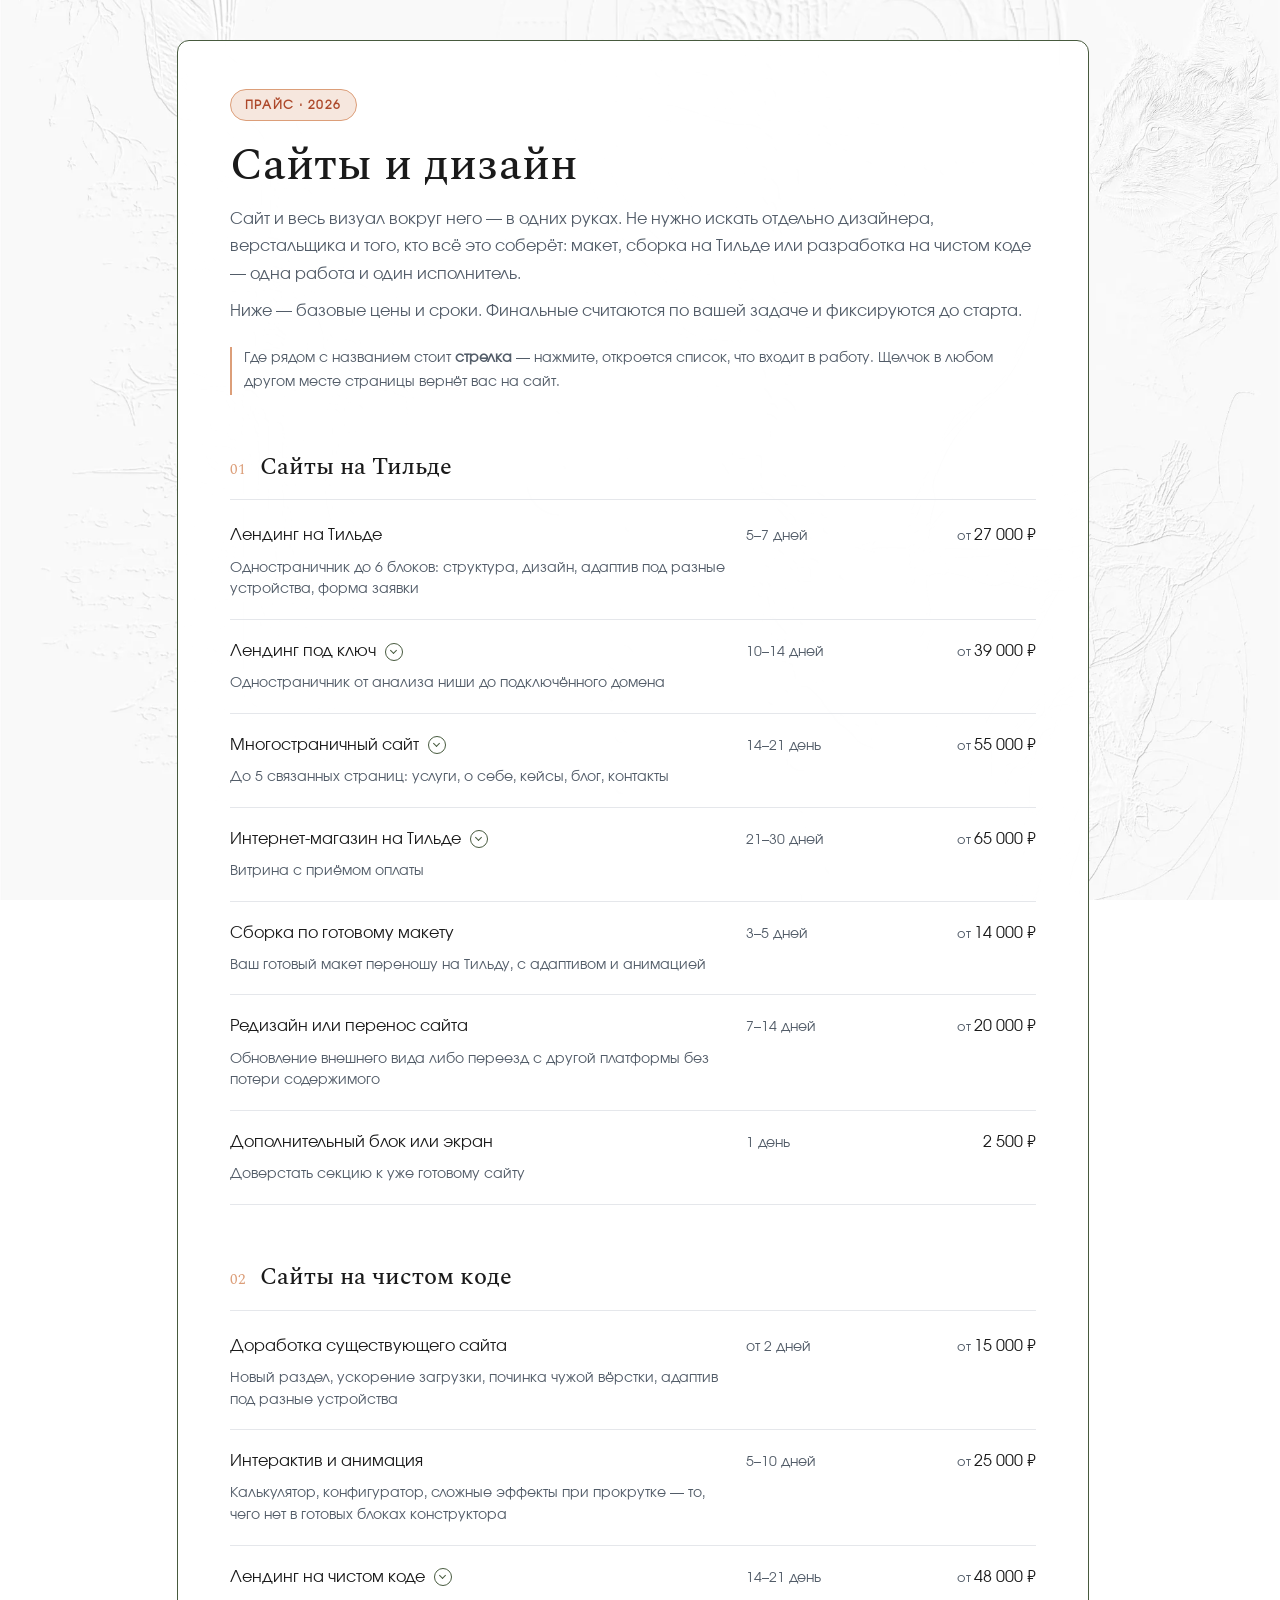
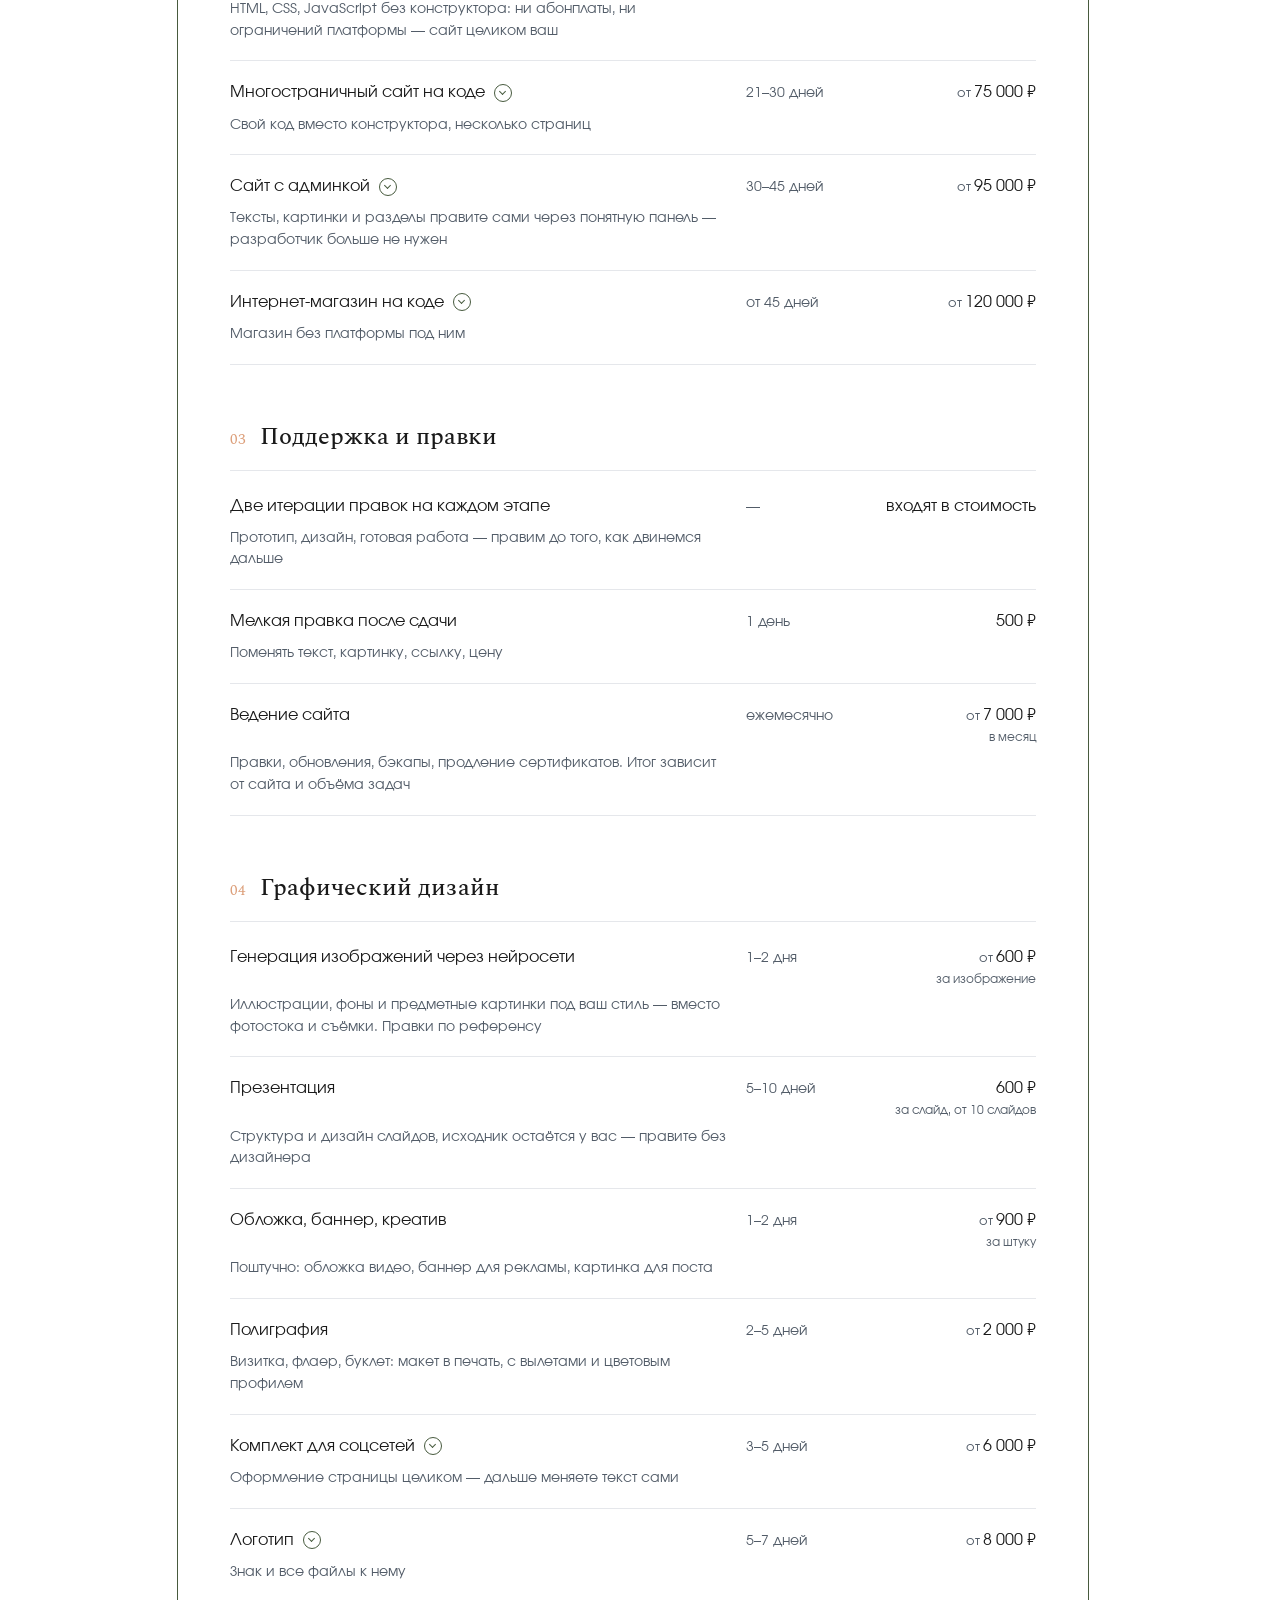
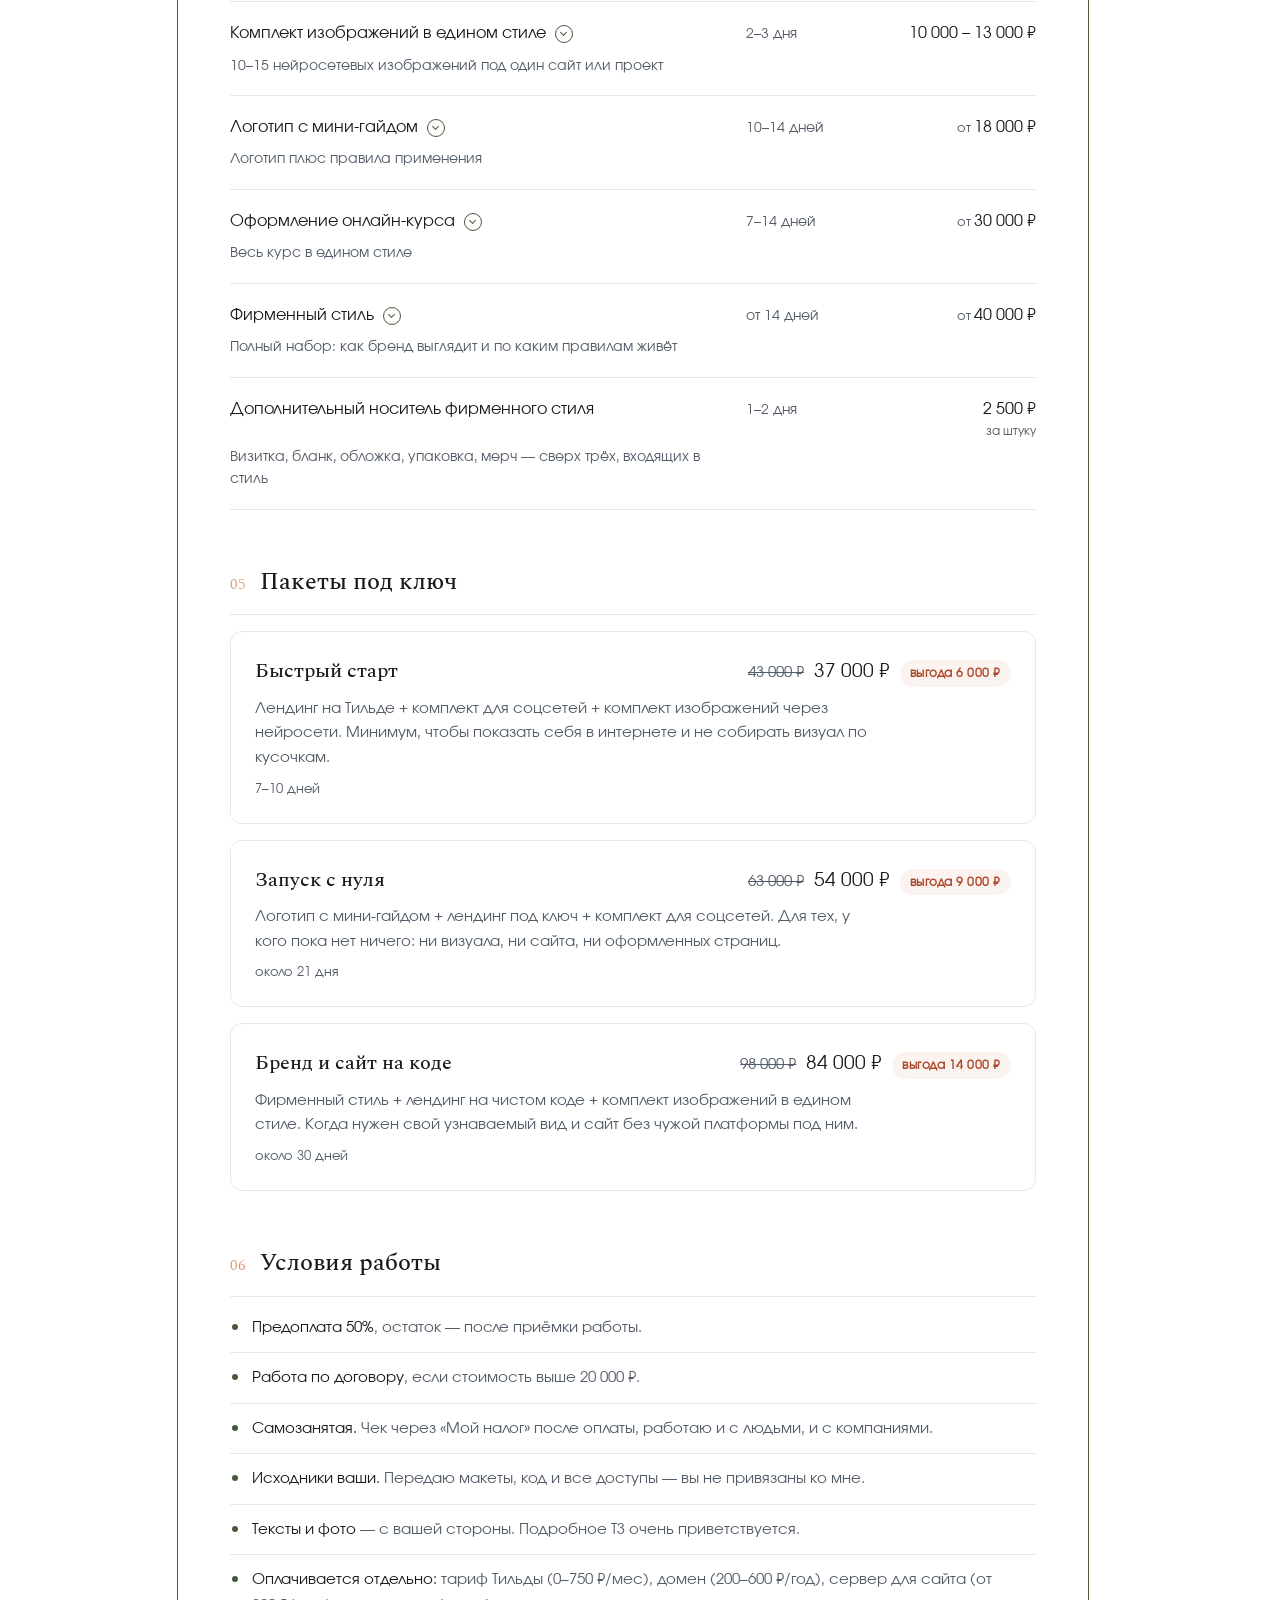
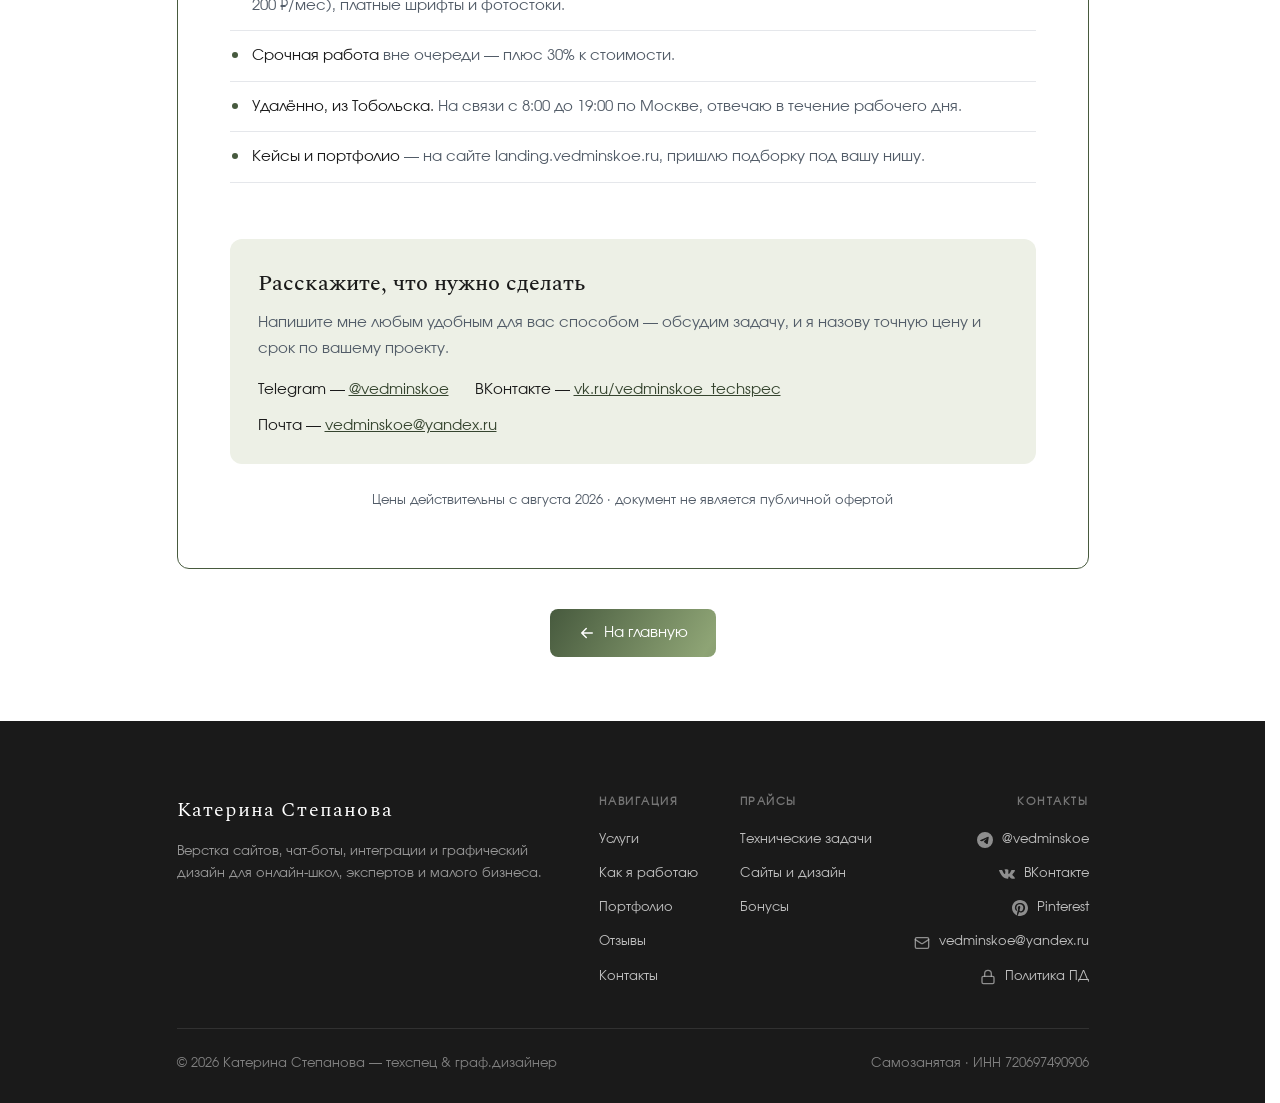
<file: price-web.html>
<!DOCTYPE html>
<html lang="ru">
<head>
  <meta charset="UTF-8" />
  <meta name="viewport" content="width=device-width, initial-scale=1.0" />
  <title>Прайс на сайты и дизайн — Катерина Степанова</title>
  <link rel="canonical" href="https://landing.vedminskoe.ru/price-web.html" />

  <!-- Карточка ссылки в мессенджерах и соцсетях -->
  <meta property="og:type" content="website" />
  <meta property="og:site_name" content="Катерина Степанова" />
  <meta property="og:locale" content="ru_RU" />
  <meta property="og:url" content="https://landing.vedminskoe.ru/price-web.html" />
  <meta property="og:title" content="Прайс на сайты и дизайн — Катерина Степанова" />
  <meta property="og:description" content="Цены на сайты на Tilda и на чистом коде, графический дизайн и фирменный стиль." />
  <meta property="og:image" content="https://landing.vedminskoe.ru/og.jpg" />
  <meta property="og:image:width" content="1200" />
  <meta property="og:image:height" content="630" />
  <meta property="og:image:alt" content="Катерина Степанова — техспец и графический дизайнер" />
  <meta name="twitter:card" content="summary_large_image" />
  <meta name="theme-color" content="#475A3E" />
  <meta name="description" content="Цены на сайты на Тильде и на чистом коде, графический дизайн, фирменный стиль и пакеты под ключ. Катерина Степанова, Тобольск." />
  <link rel="icon" href="favicon.ico" sizes="any" />
  <link rel="icon" type="image/png" href="favicon-32.png" sizes="32x32" />
  <link rel="apple-touch-icon" href="apple-touch-icon.png" />
  <link rel="preload" href="Spectral-Medium.woff2" as="font" type="font/woff2" crossorigin />
  <link rel="stylesheet" href="price.css" />
</head>
<body>

<div class="page-bg" aria-hidden="true"></div>

<button type="button" class="close-btn" id="closeBtn" aria-label="Закрыть">
  <svg width="20" height="20" viewBox="0 0 24 24" fill="none" stroke="currentColor" stroke-width="2" stroke-linecap="round"><path d="M6 6l12 12M18 6L6 18"/></svg>
  <span>Закрыть</span>
</button>

<div class="wrap">
  <div class="sheet">

  <header class="head">
    <span class="head__label">Прайс · 2026</span>
    <h1 class="head__title">Сайты и дизайн</h1>
    <p class="head__lead">
      Сайт и весь визуал вокруг него — в одних руках. Не нужно искать отдельно дизайнера,
      верстальщика и того, кто всё это соберёт: макет, сборка на Тильде или разработка
      на чистом коде — одна работа и один исполнитель.
    </p>
    <p class="head__lead">
      Ниже — базовые цены и сроки. Финальные считаются по вашей задаче и фиксируются до старта.
    </p>
    <p class="head__hint">
      Где рядом с названием стоит <b>стрелка</b> — нажмите, откроется список, что входит в работу.
      <span class="hint-click">Щелчок в любом другом месте страницы вернёт вас на сайт.</span>
    </p>
  </header>

  <!-- ── 01 ── -->
  <section class="sec">
    <div class="sec__head"><span class="sec__num">01</span><h2 class="sec__title">Сайты на Тильде</h2></div>

    <div class="row">
      <div class="row__head">
        <span class="row__name">Лендинг на Тильде</span>
        <span class="row__term">5–7 дней</span>
        <span class="row__price"><span class="row__from">от</span>27 000 ₽</span>
        <span class="row__desc">Одностраничник до 6 блоков: структура, дизайн, адаптив под разные устройства, форма заявки</span>
      </div>
    </div>

    <details class="row">
      <summary class="row__head">
        <span class="row__name">Лендинг под ключ<span class="row__toggle" aria-hidden="true"></span></span>
        <span class="row__term">10–14 дней</span>
        <span class="row__price"><span class="row__from">от</span>39 000 ₽</span>
        <span class="row__desc">Одностраничник от анализа ниши до подключённого домена</span>
      </summary>
      <ul class="row__list">
        <li>Анализ ниши и конкурентов</li>
        <li>Прототип структуры</li>
        <li>Дизайн макета</li>
        <li>Сборка на Тильде</li>
        <li>Базовое SEO</li>
        <li>Подключение домена</li>
      </ul>
    </details>

    <details class="row">
      <summary class="row__head">
        <span class="row__name">Многостраничный сайт<span class="row__toggle" aria-hidden="true"></span></span>
        <span class="row__term">14–21 день</span>
        <span class="row__price"><span class="row__from">от</span>55 000 ₽</span>
        <span class="row__desc">До 5 связанных страниц: услуги, о себе, кейсы, блог, контакты</span>
      </summary>
      <ul class="row__list">
        <li>Анализ ниши и конкурентов</li>
        <li>Структура сайта: какие страницы нужны и что на каждой</li>
        <li>Прототипы всех страниц</li>
        <li>Дизайн: единая система шрифтов, цветов и блоков на весь сайт</li>
        <li>Сборка на Тильде с адаптивом под разные устройства</li>
        <li>Сквозная навигация: меню, подвал, ссылки между страницами</li>
        <li>Базовое SEO на каждой странице</li>
        <li>Подключение домена</li>
      </ul>
    </details>

    <details class="row">
      <summary class="row__head">
        <span class="row__name">Интернет-магазин на Тильде<span class="row__toggle" aria-hidden="true"></span></span>
        <span class="row__term">21–30 дней</span>
        <span class="row__price"><span class="row__from">от</span>65 000 ₽</span>
        <span class="row__desc">Витрина с приёмом оплаты</span>
      </summary>
      <ul class="row__list">
        <li>Анализ ассортимента и пути покупателя</li>
        <li>Прототип витрины и карточки товара</li>
        <li>Дизайн каталога, карточки и корзины</li>
        <li>Сборка на Тильде с адаптивом под разные устройства</li>
        <li>Наполнение каталога вашими товарами</li>
        <li>Корзина, оформление заказа и доставка</li>
        <li>Приём оплаты с проверкой на реальном платеже</li>
        <li>Уведомления о заказе покупателю и вам</li>
        <li>Базовое SEO и подключение домена</li>
      </ul>
    </details>

    <div class="row">
      <div class="row__head">
        <span class="row__name">Сборка по готовому макету</span>
        <span class="row__term">3–5 дней</span>
        <span class="row__price"><span class="row__from">от</span>14 000 ₽</span>
        <span class="row__desc">Ваш готовый макет переношу на Тильду, с адаптивом и анимацией</span>
      </div>
    </div>

    <div class="row">
      <div class="row__head">
        <span class="row__name">Редизайн или перенос сайта</span>
        <span class="row__term">7–14 дней</span>
        <span class="row__price"><span class="row__from">от</span>20 000 ₽</span>
        <span class="row__desc">Обновление внешнего вида либо переезд с другой платформы без потери содержимого</span>
      </div>
    </div>

    <div class="row">
      <div class="row__head">
        <span class="row__name">Дополнительный блок или экран</span>
        <span class="row__term">1 день</span>
        <span class="row__price">2 500 ₽</span>
        <span class="row__desc">Доверстать секцию к уже готовому сайту</span>
      </div>
    </div>
  </section>

  <!-- ── 02 ── -->
  <section class="sec">
    <div class="sec__head"><span class="sec__num">02</span><h2 class="sec__title">Сайты на чистом коде</h2></div>

    <div class="row">
      <div class="row__head">
        <span class="row__name">Доработка существующего сайта</span>
        <span class="row__term">от 2 дней</span>
        <span class="row__price"><span class="row__from">от</span>15 000 ₽</span>
        <span class="row__desc">Новый раздел, ускорение загрузки, починка чужой вёрстки, адаптив под разные устройства</span>
      </div>
    </div>

    <div class="row">
      <div class="row__head">
        <span class="row__name">Интерактив и анимация</span>
        <span class="row__term">5–10 дней</span>
        <span class="row__price"><span class="row__from">от</span>25 000 ₽</span>
        <span class="row__desc">Калькулятор, конфигуратор, сложные эффекты при прокрутке — то, чего нет в готовых блоках конструктора</span>
      </div>
    </div>

    <details class="row">
      <summary class="row__head">
        <span class="row__name">Лендинг на чистом коде<span class="row__toggle" aria-hidden="true"></span></span>
        <span class="row__term">14–21 день</span>
        <span class="row__price"><span class="row__from">от</span>48 000 ₽</span>
        <span class="row__desc">HTML, CSS, JavaScript без конструктора: ни абонплаты, ни ограничений платформы — сайт целиком ваш</span>
      </summary>
      <ul class="row__list">
        <li>Анализ ниши и конкурентов</li>
        <li>Прототип структуры</li>
        <li>Дизайн макета</li>
        <li>Вёрстка вручную, без готовых блоков конструктора</li>
        <li>Адаптив под телефоны, планшеты и большие экраны</li>
        <li>Анимации и эффекты при прокрутке</li>
        <li>Форма заявки: на почту, в Telegram или в CRM</li>
        <li>Оптимизация скорости загрузки</li>
        <li>Базовое SEO: заголовки, описания, карта сайта</li>
        <li>Домен, SSL, размещение на сервере</li>
        <li>Исходники и все доступы передаю вам</li>
      </ul>
    </details>

    <details class="row">
      <summary class="row__head">
        <span class="row__name">Многостраничный сайт на коде<span class="row__toggle" aria-hidden="true"></span></span>
        <span class="row__term">21–30 дней</span>
        <span class="row__price"><span class="row__from">от</span>75 000 ₽</span>
        <span class="row__desc">Свой код вместо конструктора, несколько страниц</span>
      </summary>
      <ul class="row__list">
        <li>Всё, что входит в лендинг на чистом коде</li>
        <li>Структура сайта: какие страницы нужны и что на каждой</li>
        <li>Прототипы и дизайн всех страниц в единой системе</li>
        <li>Общие шапка, подвал и формы на весь сайт</li>
        <li>Сквозная навигация и ссылки между страницами</li>
        <li>SEO на каждой странице, карта сайта и robots.txt</li>
      </ul>
    </details>

    <details class="row">
      <summary class="row__head">
        <span class="row__name">Сайт с админкой<span class="row__toggle" aria-hidden="true"></span></span>
        <span class="row__term">30–45 дней</span>
        <span class="row__price"><span class="row__from">от</span>95 000 ₽</span>
        <span class="row__desc">Тексты, картинки и разделы правите сами через понятную панель — разработчик больше не нужен</span>
      </summary>
      <ul class="row__list">
        <li>Всё, что входит в многостраничный сайт</li>
        <li>Панель управления под ваши разделы, без лишних кнопок</li>
        <li>Правка текстов и замена картинок без разработчика</li>
        <li>Добавление страниц, новостей, кейсов и услуг</li>
        <li>Загрузка файлов и галерей</li>
        <li>Доступы для сотрудников: кто что может менять</li>
        <li>Резервные копии</li>
        <li>Показываю, как всем этим пользоваться, и оставляю инструкцию</li>
      </ul>
    </details>

    <details class="row">
      <summary class="row__head">
        <span class="row__name">Интернет-магазин на коде<span class="row__toggle" aria-hidden="true"></span></span>
        <span class="row__term">от 45 дней</span>
        <span class="row__price"><span class="row__from">от</span>120 000 ₽</span>
        <span class="row__desc">Магазин без платформы под ним</span>
      </summary>
      <ul class="row__list">
        <li>Всё, что входит в сайт с админкой</li>
        <li>Каталог с фильтрами, поиском и сортировкой</li>
        <li>Карточка товара с вариантами: размер, цвет, комплектация</li>
        <li>Корзина и оформление заказа</li>
        <li>Приём оплаты с проверкой на реальном платеже</li>
        <li>Расчёт доставки и способы получения</li>
        <li>Личный кабинет покупателя с историей заказов</li>
        <li>Товары, цены и остатки — в админке</li>
        <li>Уведомления о заказе покупателю и вам</li>
      </ul>
    </details>
  </section>

  <!-- ── 03 ── -->
  <section class="sec">
    <div class="sec__head"><span class="sec__num">03</span><h2 class="sec__title">Поддержка и правки</h2></div>

    <div class="row">
      <div class="row__head">
        <span class="row__name">Две итерации правок на каждом этапе</span>
        <span class="row__term">—</span>
        <span class="row__price">входят в стоимость</span>
        <span class="row__desc">Прототип, дизайн, готовая работа — правим до того, как двинемся дальше</span>
      </div>
    </div>

    <div class="row">
      <div class="row__head">
        <span class="row__name">Мелкая правка после сдачи</span>
        <span class="row__term">1 день</span>
        <span class="row__price">500 ₽</span>
        <span class="row__desc">Поменять текст, картинку, ссылку, цену</span>
      </div>
    </div>

    <div class="row">
      <div class="row__head">
        <span class="row__name">Ведение сайта</span>
        <span class="row__term">ежемесячно</span>
        <span class="row__price"><span class="row__from">от</span>7 000 ₽<small>в месяц</small></span>
        <span class="row__desc">Правки, обновления, бэкапы, продление сертификатов. Итог зависит от сайта и объёма задач</span>
      </div>
    </div>
  </section>

  <!-- ── 04 ── -->
  <section class="sec">
    <div class="sec__head"><span class="sec__num">04</span><h2 class="sec__title">Графический дизайн</h2></div>

    <div class="row">
      <div class="row__head">
        <span class="row__name">Генерация изображений через нейросети</span>
        <span class="row__term">1–2 дня</span>
        <span class="row__price"><span class="row__from">от</span>600 ₽<small>за изображение</small></span>
        <span class="row__desc">Иллюстрации, фоны и предметные картинки под ваш стиль — вместо фотостока и съёмки. Правки по референсу</span>
      </div>
    </div>

    <div class="row">
      <div class="row__head">
        <span class="row__name">Презентация</span>
        <span class="row__term">5–10 дней</span>
        <span class="row__price">600 ₽<small>за слайд, от 10 слайдов</small></span>
        <span class="row__desc">Структура и дизайн слайдов, исходник остаётся у вас — правите без дизайнера</span>
      </div>
    </div>

    <div class="row">
      <div class="row__head">
        <span class="row__name">Обложка, баннер, креатив</span>
        <span class="row__term">1–2 дня</span>
        <span class="row__price"><span class="row__from">от</span>900 ₽<small>за штуку</small></span>
        <span class="row__desc">Поштучно: обложка видео, баннер для рекламы, картинка для поста</span>
      </div>
    </div>

    <div class="row">
      <div class="row__head">
        <span class="row__name">Полиграфия</span>
        <span class="row__term">2–5 дней</span>
        <span class="row__price"><span class="row__from">от</span>2 000 ₽</span>
        <span class="row__desc">Визитка, флаер, буклет: макет в печать, с вылетами и цветовым профилем</span>
      </div>
    </div>

    <details class="row">
      <summary class="row__head">
        <span class="row__name">Комплект для соцсетей<span class="row__toggle" aria-hidden="true"></span></span>
        <span class="row__term">3–5 дней</span>
        <span class="row__price"><span class="row__from">от</span>6 000 ₽</span>
        <span class="row__desc">Оформление страницы целиком — дальше меняете текст сами</span>
      </summary>
      <ul class="row__list">
        <li>Аватар</li>
        <li>Шапка страницы</li>
        <li>5 шаблонов постов</li>
        <li>Шаблоны сторис</li>
      </ul>
    </details>

    <details class="row">
      <summary class="row__head">
        <span class="row__name">Логотип<span class="row__toggle" aria-hidden="true"></span></span>
        <span class="row__term">5–7 дней</span>
        <span class="row__price"><span class="row__from">от</span>8 000 ₽</span>
        <span class="row__desc">Знак и все файлы к нему</span>
      </summary>
      <ul class="row__list">
        <li>Два варианта на выбор</li>
        <li>Исходники в векторе</li>
        <li>Версия для светлого фона</li>
        <li>Версия для тёмного фона</li>
      </ul>
    </details>

    <details class="row">
      <summary class="row__head">
        <span class="row__name">Комплект изображений в едином стиле<span class="row__toggle" aria-hidden="true"></span></span>
        <span class="row__term">2–3 дня</span>
        <span class="row__price">10 000 – 13 000 ₽</span>
        <span class="row__desc">10–15 нейросетевых изображений под один сайт или проект</span>
      </summary>
      <ul class="row__list">
        <li>Подбор референсов</li>
        <li>Единая палитра</li>
        <li>Единый свет во всей серии</li>
      </ul>
    </details>

    <details class="row">
      <summary class="row__head">
        <span class="row__name">Логотип с мини-гайдом<span class="row__toggle" aria-hidden="true"></span></span>
        <span class="row__term">10–14 дней</span>
        <span class="row__price"><span class="row__from">от</span>18 000 ₽</span>
        <span class="row__desc">Логотип плюс правила применения</span>
      </summary>
      <ul class="row__list">
        <li>Всё, что входит в логотип</li>
        <li>Цвета</li>
        <li>Шрифты</li>
        <li>Отступы</li>
        <li>Что нельзя делать со знаком</li>
      </ul>
    </details>

    <details class="row">
      <summary class="row__head">
        <span class="row__name">Оформление онлайн-курса<span class="row__toggle" aria-hidden="true"></span></span>
        <span class="row__term">7–14 дней</span>
        <span class="row__price"><span class="row__from">от</span>30 000 ₽</span>
        <span class="row__desc">Весь курс в едином стиле</span>
      </summary>
      <ul class="row__list">
        <li>Обложки уроков</li>
        <li>Шаблоны материалов</li>
        <li>Шаблоны презентаций к занятиям</li>
      </ul>
    </details>

    <details class="row">
      <summary class="row__head">
        <span class="row__name">Фирменный стиль<span class="row__toggle" aria-hidden="true"></span></span>
        <span class="row__term">от 14 дней</span>
        <span class="row__price"><span class="row__from">от</span>40 000 ₽</span>
        <span class="row__desc">Полный набор: как бренд выглядит и по каким правилам живёт</span>
      </summary>
      <ul class="row__list">
        <li>Логотип с вариациями</li>
        <li>Палитра</li>
        <li>Шрифтовая пара</li>
        <li>Графические приёмы</li>
        <li>3 носителя на выбор</li>
        <li>Гайд по применению</li>
        <li>Исходники для печати и веба</li>
      </ul>
    </details>

    <div class="row">
      <div class="row__head">
        <span class="row__name">Дополнительный носитель фирменного стиля</span>
        <span class="row__term">1–2 дня</span>
        <span class="row__price">2 500 ₽<small>за штуку</small></span>
        <span class="row__desc">Визитка, бланк, обложка, упаковка, мерч — сверх трёх, входящих в стиль</span>
      </div>
    </div>
  </section>

  <!-- ── 05 ── -->
  <section class="sec">
    <div class="sec__head"><span class="sec__num">05</span><h2 class="sec__title">Пакеты под ключ</h2></div>

    <div class="pack">
      <div class="pack__top">
        <span class="pack__name">Быстрый старт</span>
        <span class="pack__prices">
          <span class="pack__old">43 000 ₽</span><span class="pack__new">37 000 ₽</span><span class="pack__save">выгода 6 000 ₽</span>
        </span>
      </div>
      <p class="pack__desc">
        Лендинг на Тильде + комплект для соцсетей + комплект изображений через нейросети.
        Минимум, чтобы показать себя в интернете и не собирать визуал по кусочкам.
      </p>
      <p class="pack__term">7–10 дней</p>
    </div>

    <div class="pack">
      <div class="pack__top">
        <span class="pack__name">Запуск с нуля</span>
        <span class="pack__prices">
          <span class="pack__old">63 000 ₽</span><span class="pack__new">54 000 ₽</span><span class="pack__save">выгода 9 000 ₽</span>
        </span>
      </div>
      <p class="pack__desc">
        Логотип с мини-гайдом + лендинг под ключ + комплект для соцсетей.
        Для тех, у кого пока нет ничего: ни визуала, ни сайта, ни оформленных страниц.
      </p>
      <p class="pack__term">около 21 дня</p>
    </div>

    <div class="pack">
      <div class="pack__top">
        <span class="pack__name">Бренд и сайт на коде</span>
        <span class="pack__prices">
          <span class="pack__old">98 000 ₽</span><span class="pack__new">84 000 ₽</span><span class="pack__save">выгода 14 000 ₽</span>
        </span>
      </div>
      <p class="pack__desc">
        Фирменный стиль + лендинг на чистом коде + комплект изображений в едином стиле.
        Когда нужен свой узнаваемый вид и сайт без чужой платформы под ним.
      </p>
      <p class="pack__term">около 30 дней</p>
    </div>
  </section>

  <!-- ── 06 ── -->
  <section class="sec">
    <div class="sec__head"><span class="sec__num">06</span><h2 class="sec__title">Условия работы</h2></div>
    <ul class="terms">
      <li><b>Предоплата 50%</b>, остаток — после приёмки работы.</li>
      <li><b>Работа по договору</b>, если стоимость выше 20&nbsp;000&nbsp;₽.</li>
      <li><b>Самозанятая.</b> Чек через «Мой налог» после оплаты, работаю и с людьми, и с компаниями.</li>
      <li><b>Исходники ваши.</b> Передаю макеты, код и все доступы — вы не привязаны ко мне.</li>
      <li><b>Тексты и фото</b> — с вашей стороны. Подробное ТЗ очень приветствуется.</li>
      <li><b>Оплачивается отдельно:</b> тариф Тильды (0–750&nbsp;₽/мес), домен (200–600&nbsp;₽/год), сервер для сайта (от 200&nbsp;₽/мес), платные шрифты и фотостоки.</li>
      <li><b>Срочная работа</b> вне очереди — плюс 30% к стоимости.</li>
      <li><b>Удалённо, из Тобольска.</b> На связи с 8:00 до 19:00 по Москве, отвечаю в течение рабочего дня.</li>
      <li><b>Кейсы и портфолио</b> — на сайте landing.vedminskoe.ru, пришлю подборку под вашу нишу.</li>
    </ul>
  </section>

  <div class="foot">
    <p class="foot__title">Расскажите, что нужно сделать</p>
    <p class="foot__text">
      Напишите мне любым удобным для вас способом — обсудим задачу, и я назову
      точную цену и срок по вашему проекту.
    </p>
    <div class="foot__links">
      <span>Telegram — <a href="https://t.me/vedminskoe" target="_blank" rel="noopener">@vedminskoe</a></span>
      <span>ВКонтакте — <a href="https://vk.ru/vedminskoe_techspec" target="_blank" rel="noopener">vk.ru/vedminskoe_techspec</a></span>
      <span>Почта — <a href="mailto:vedminskoe@yandex.ru">vedminskoe@yandex.ru</a></span>
    </div>
  </div>

  <p class="foot__note">Цены действительны с августа 2026 · документ не является публичной офертой</p>

  </div>
  <!-- на главную — кнопкой под листом, как на отзывах и бонусах -->
  <div class="home-btn"><a href="index.html"><svg width="18" height="18" viewBox="0 0 24 24" fill="none" stroke="currentColor" stroke-width="2" stroke-linecap="round" stroke-linejoin="round"><path d="M19 12H5M11 6l-6 6 6 6"/></svg>На главную</a></div>
</div>

<footer class="footer">
  <div class="footer__inner">
    <div class="footer__top">
      <div class="footer__brand">
        <div class="footer__name">Катерина Степанова</div>
        <p class="footer__tagline">
          Верстка сайтов, чат-боты, интеграции и графический дизайн
          для онлайн-школ, экспертов и малого бизнеса.
        </p>
      </div>

      <div class="footer__col">
        <div class="footer__col-title">Навигация</div>
        <nav aria-label="Навигация по подвалу">
          <a href="index.html#services">Услуги</a>
          <a href="index.html#process">Как я работаю</a>
          <a href="index.html#cases">Портфолио</a>
          <a href="reviews.html">Отзывы</a>
          <a href="contacts.html">Контакты</a>
        </nav>
      </div>

      <div class="footer__col footer__col--prices">
        <div class="footer__col-title">Прайсы</div>
        <nav aria-label="Прайсы">
          <a href="price-tech.html">Технические задачи</a>
          <a href="price-web.html">Сайты и дизайн</a>
          <a href="bonus.html">Бонусы</a>
        </nav>
      </div>

      <div class="footer__col footer__col--right">
        <div class="footer__col-title">Контакты</div>
        <nav aria-label="Контакты">
          <a href="https://t.me/vedminskoe" target="_blank" rel="noopener">
            <svg width="16" height="16" viewBox="0 0 24 24" fill="currentColor"><path d="M11.944 0A12 12 0 0 0 0 12a12 12 0 0 0 12 12 12 12 0 0 0 12-12A12 12 0 0 0 12 0a12 12 0 0 0-.056 0zm4.962 7.224c.1-.002.321.023.465.14a.506.506 0 0 1 .171.325c.016.093.036.306.02.472-.18 1.898-.962 6.502-1.36 8.627-.168.9-.499 1.201-.82 1.23-.696.065-1.225-.46-1.9-.902-1.056-.693-1.653-1.124-2.678-1.8-1.185-.78-.417-1.21.258-1.91.177-.184 3.247-2.977 3.307-3.23.007-.032.014-.15-.056-.212s-.174-.041-.249-.024c-.106.024-1.793 1.14-5.061 3.345-.48.33-.913.49-1.302.48-.428-.008-1.252-.241-1.865-.44-.752-.245-1.349-.374-1.297-.789.027-.216.325-.437.893-.663 3.498-1.524 5.83-2.529 6.998-3.014 3.332-1.386 4.025-1.627 4.476-1.635z"/></svg>
            @vedminskoe
          </a>
          <a href="https://vk.ru/vedminskoe_techspec" target="_blank" rel="noopener">
            <svg width="16" height="16" viewBox="0 0 24 24" fill="currentColor"><path d="M13.162 18.994c.609 0 .858-.406.851-.915-.031-1.917.714-2.949 2.059-1.604 1.488 1.488 1.796 2.519 3.603 2.519h3.2c.808 0 1.126-.26 1.126-.668 0-.863-1.421-2.386-2.625-3.504-1.686-1.565-1.765-1.602-.313-3.486 1.801-2.339 4.157-5.336 2.073-5.336h-3.981c-.772 0-.828.435-1.103 1.083-.995 2.347-2.886 5.387-3.604 4.922-.751-.485-.407-2.406-.35-5.261.015-.754.011-1.271-1.141-1.539-.629-.145-1.241-.205-1.809-.205-2.273 0-3.841.953-2.95 1.119 1.571.293 1.42 3.692 1.054 5.16-.638 2.556-3.036-2.024-4.035-4.305-.241-.548-.315-.974-1.175-.974h-3.255c-.492 0-.787.16-.787.516 0 .602 2.96 6.72 5.786 9.77 2.756 2.975 5.48 2.808 7.376 2.808z"/></svg>
            ВКонтакте
          </a>
          <a href="https://ru.pinterest.com/Vedminskoe/" target="_blank" rel="noopener">
            <svg width="16" height="16" viewBox="0 0 24 24" fill="currentColor"><path d="M12 0C5.373 0 0 5.372 0 12c0 5.084 3.163 9.426 7.627 11.174-.105-.949-.2-2.405.042-3.441.218-.937 1.407-5.965 1.407-5.965s-.359-.719-.359-1.782c0-1.668.967-2.914 2.171-2.914 1.023 0 1.518.769 1.518 1.69 0 1.029-.655 2.568-.994 3.995-.283 1.194.599 2.169 1.777 2.169 2.133 0 3.772-2.249 3.772-5.495 0-2.873-2.064-4.882-5.012-4.882-3.414 0-5.418 2.561-5.418 5.207 0 1.031.397 2.138.893 2.738a.36.36 0 0 1 .083.345l-.333 1.36c-.053.22-.174.267-.402.161-1.499-.698-2.436-2.889-2.436-4.649 0-3.785 2.75-7.262 7.929-7.262 4.163 0 7.398 2.967 7.398 6.931 0 4.136-2.607 7.464-6.227 7.464-1.216 0-2.359-.632-2.75-1.378l-.748 2.853c-.271 1.043-1.002 2.35-1.492 3.146C9.57 23.812 10.763 24 12 24c6.627 0 12-5.373 12-12 0-6.628-5.373-12-12-12z"/></svg>
            Pinterest
          </a>
          <a href="mailto:vedminskoe@yandex.ru">
            <svg width="16" height="16" viewBox="0 0 24 24" fill="none" stroke="currentColor" stroke-width="2" stroke-linecap="round" stroke-linejoin="round"><rect x="2" y="4" width="20" height="16" rx="2"/><path d="m22 7-8.97 5.7a1.94 1.94 0 0 1-2.06 0L2 7"/></svg>
            vedminskoe@yandex.ru
          </a>
          <a href="privacy.html" target="_blank" rel="noopener">
            <svg width="16" height="16" viewBox="0 0 24 24" fill="none" stroke="currentColor" stroke-width="2" stroke-linecap="round" stroke-linejoin="round"><rect x="3" y="11" width="18" height="11" rx="2"/><path d="M7 11V7a5 5 0 0 1 10 0v4"/></svg>
            Политика ПД
          </a>
        </nav>
      </div>
    </div>

    <div class="footer__bottom">
      <!-- Робот сидит на линии-разделителе. Отражён по горизонтали, чтобы
           смотреть в подпись, а не за край экрана. Только для телефона -->
      <img class="footer__robot" src="robot-podval.webp?v=3" alt="" aria-hidden="true" width="600" height="856" loading="lazy" decoding="async" />
      <!-- разбито на части ради мобильной раскладки: род занятий уходит
           второй строкой под имя, тире там прячется -->
      <div class="footer__copy"><span class="footer__copy-year">© 2026</span> <span class="footer__copy-name">Катерина Степанова</span><span class="footer__copy-dash"> — </span><span class="footer__copy-role">техспец &amp; граф.дизайнер</span></div>
      <div class="footer__legal">Самозанятая · ИНН 720697490906</div>
    </div>
  </div>
</footer>


<script>
  // ── Яндекс.Метрика ──────────────────────────────────────────────
  // Cookie-баннера тут нет: выбор делается на главной и хранится на весь
  // домен. Согласия нет или человек пришёл сразу сюда из поиска — счётчик
  // молчит, и это правильное поведение
  const METRIKA_ID = 112421919;
  let metrikaStarted = false;

  function startMetrika() {
    if (!METRIKA_ID || metrikaStarted) return;
    metrikaStarted = true;
    (function (m, e, t, r, i, k, a) {
      m[i] = m[i] || function () { (m[i].a = m[i].a || []).push(arguments); };
      m[i].l = 1 * new Date();
      for (var j = 0; j < e.scripts.length; j++) { if (e.scripts[j].src === r) { return; } }
      k = e.createElement(t); a = e.getElementsByTagName(t)[0];
      k.async = 1; k.src = r; a.parentNode.insertBefore(k, a);
    })(window, document, 'script', 'https://mc.yandex.ru/metrika/tag.js?id=' + METRIKA_ID, 'ym');
    window.ym(METRIKA_ID, 'init', {
      ssr: true,
      webvisor: true,
      clickmap: true,
      referrer: document.referrer,
      url: location.href,
      accurateTrackBounce: true,
      trackLinks: true
    });
  }

  function goal(name) {
    if (METRIKA_ID && typeof window.ym === 'function') window.ym(METRIKA_ID, 'reachGoal', name);
  }

  try { if (localStorage.getItem('cookieChoice') === 'all') startMetrika(); } catch (e) {}

  document.addEventListener('click', (e) => {
    const link = e.target.closest('a[href]');
    if (!link) return;
    const href = link.getAttribute('href') || '';
    if (href.includes('t.me/')) goal('telegram');
    else if (href.startsWith('mailto:')) goal('email');
  });

  // Щелчок в любом месте закрывает страницу. Раскрывашки, ссылки и кнопки
  // работают как обычно — иначе прайс нельзя было бы читать
  // Пришли на прайс со своего сайта или со стороны (поиск, прямая ссылка)?
  // От этого зависит, куда возвращать: назад по истории или сразу на главную
  const fromSite = document.referrer.startsWith(location.origin + '/');

  const leave = () => {
    // Здесь стоял window.close(). Он закрывал не прайс, а всю вкладку: ВК и
    // другие соцсети открывают ссылки скриптом, у такой вкладки есть opener,
    // и браузер разрешает ей закрыться. Человек, пришедший из ВК, кликал по
    // прайсу — вкладка сайта исчезала, и под ней оказывался ВК. Выглядело
    // так, будто сайт выкидывает обратно в соцсеть
    if (fromSite && history.length > 1) history.back();
    else location.href = 'index.html#prices';
  };

  // Кнопка «назад» — боковая на мыши, Alt+←, жест — с прайса, открытого из
  // поисковика, уводила бы обратно в выдачу. Подкладываем в историю запись и
  // на возврат отправляем на главную
  if (!fromSite) {
    history.pushState(null, '', location.href);
    // replace, а не href: подложенная запись прайса заменяется главной,
    // иначе следующее «назад» с главной снова кидало бы на прайс
    window.addEventListener('popstate', () => { location.replace('index.html#prices'); });
  }
  // На тач-экране курсора нет, а случайный тап по пустому месту выбрасывал бы
  // со страницы прямо посреди чтения — там закрывает только кнопка в углу
  const hasMouse = window.matchMedia('(hover: hover)').matches;
  document.addEventListener('click', (e) => {
    if (!hasMouse) return;
    if (e.target.closest('a, button, summary, details')) return;
    leave();
  });
  document.addEventListener('keydown', (e) => { if (e.key === 'Escape') leave(); });
  document.getElementById('closeBtn').addEventListener('click', leave);
</script>

</body>
</html>
</file>
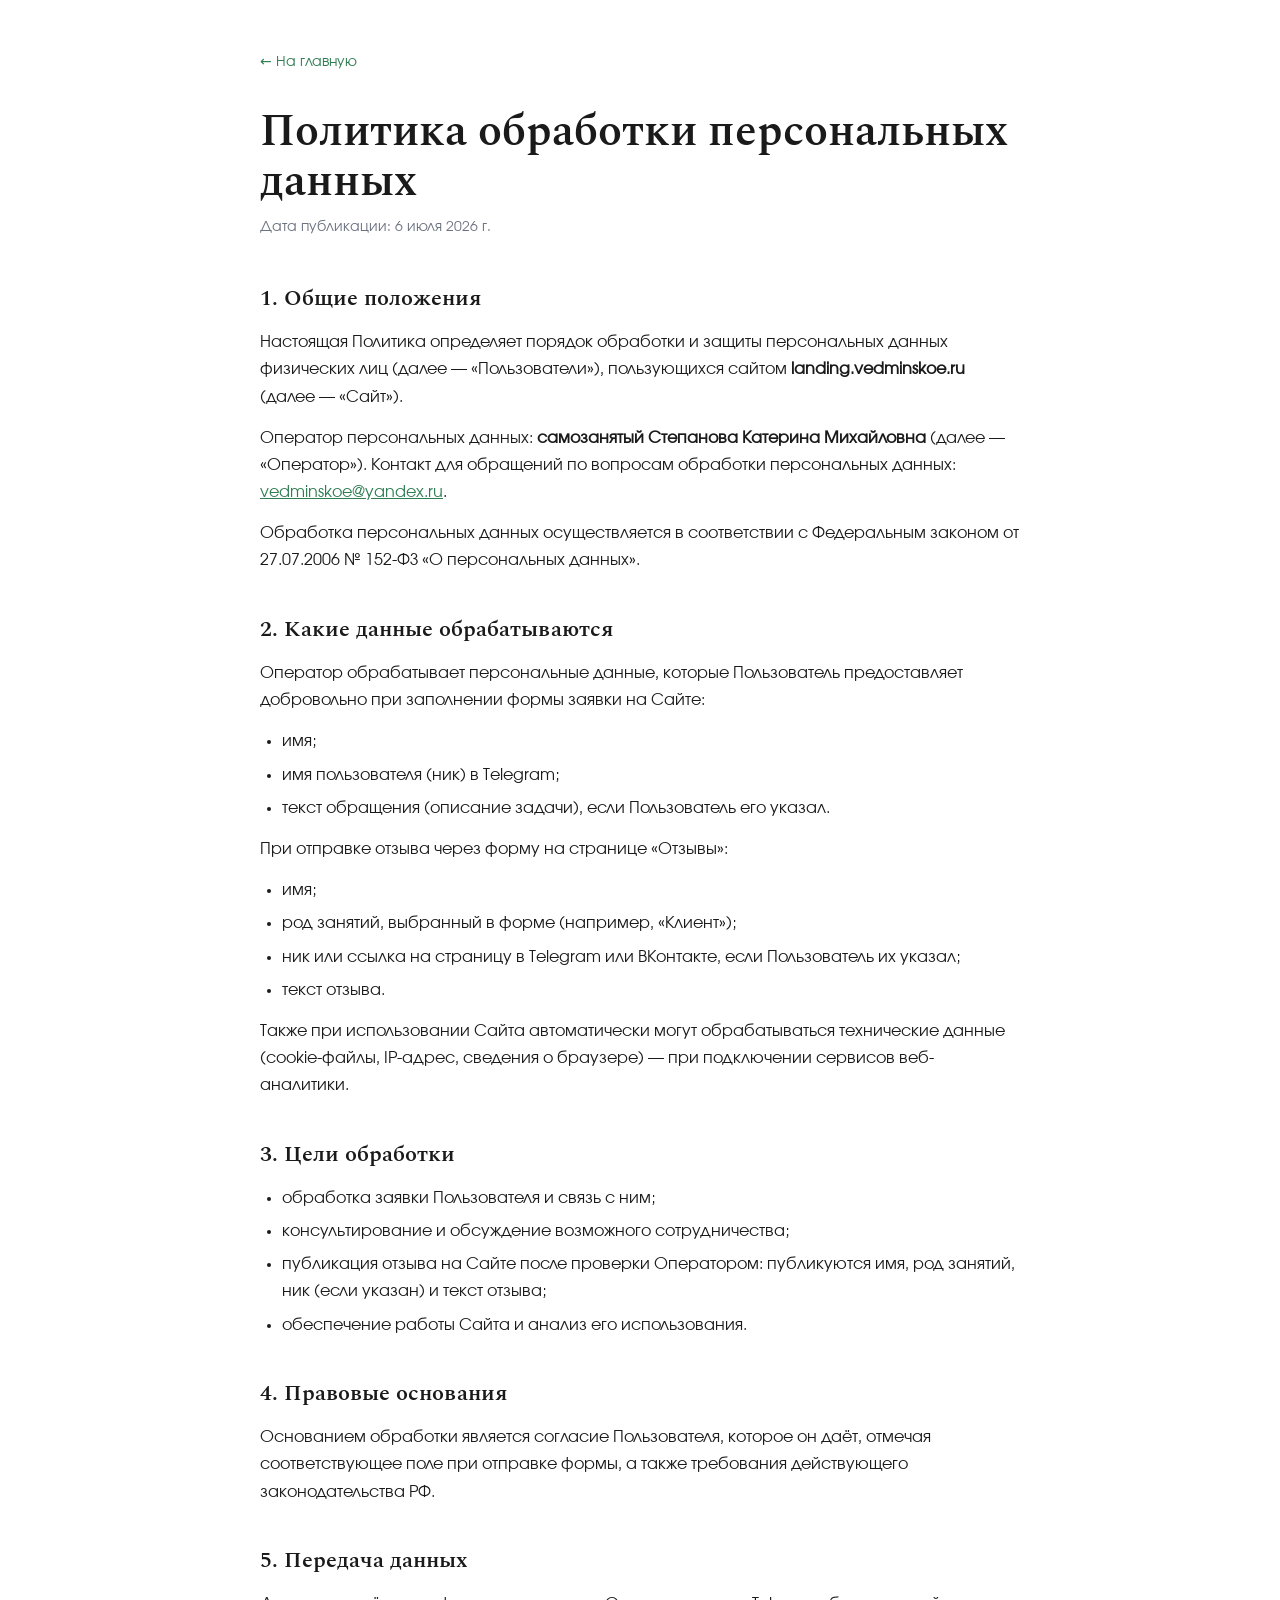
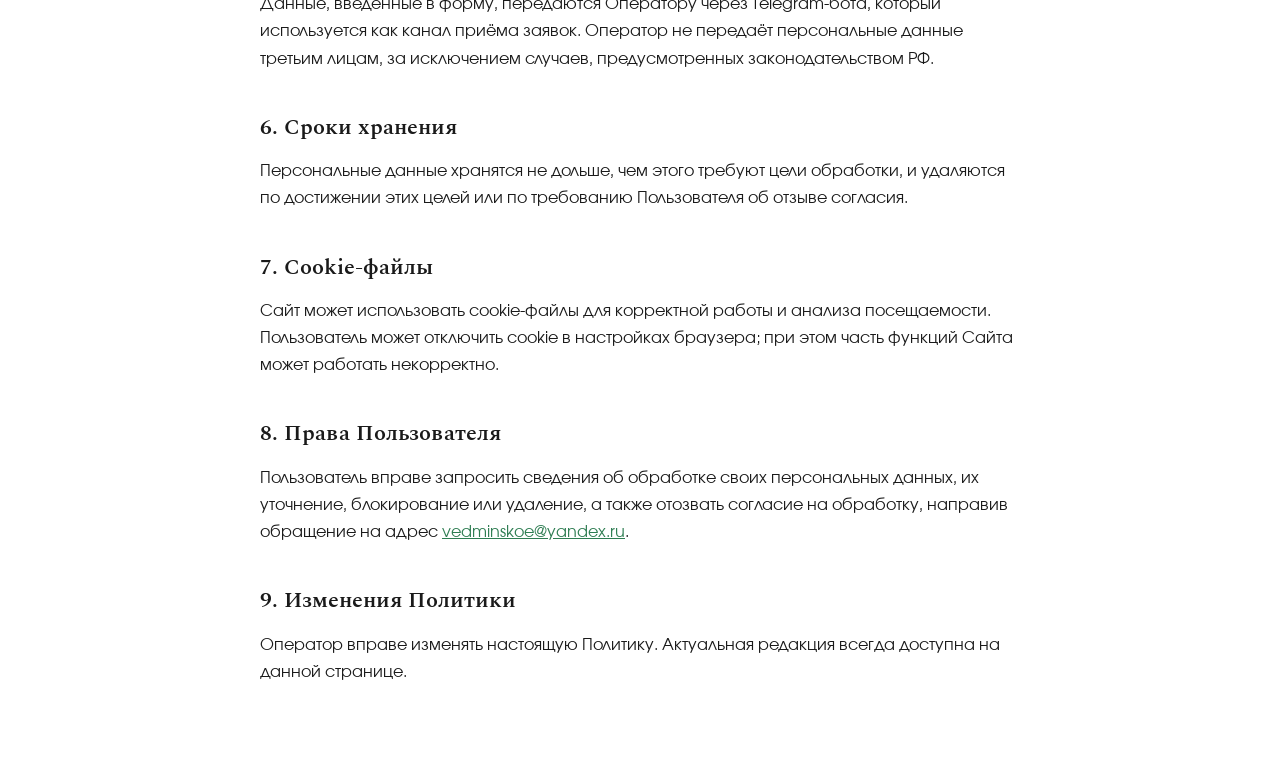
<file: privacy.html>
<!DOCTYPE html>
<html lang="ru">
<head>
  <meta charset="UTF-8" />
  <meta name="viewport" content="width=device-width, initial-scale=1.0" />
  <meta name="robots" content="noindex" />
  <title>Политика обработки персональных данных — Катерина Степанова</title>
  <link rel="canonical" href="https://landing.vedminskoe.ru/privacy.html" />

  <!-- Карточка ссылки в мессенджерах и соцсетях -->
  <meta property="og:type" content="website" />
  <meta property="og:site_name" content="Катерина Степанова" />
  <meta property="og:locale" content="ru_RU" />
  <meta property="og:url" content="https://landing.vedminskoe.ru/privacy.html" />
  <meta property="og:title" content="Политика обработки персональных данных — Катерина Степанова" />
  <meta property="og:description" content="Какие данные собирает сайт, зачем и как их удалить." />
  <meta property="og:image" content="https://landing.vedminskoe.ru/og.jpg" />
  <meta property="og:image:width" content="1200" />
  <meta property="og:image:height" content="630" />
  <meta property="og:image:alt" content="Катерина Степанова — техспец и графический дизайнер" />
  <meta name="twitter:card" content="summary_large_image" />
  <meta name="theme-color" content="#475A3E" />
  <meta name="robots" content="noindex" />
  <link rel="icon" href="favicon.ico" sizes="any" />
  <link rel="icon" type="image/png" href="favicon-32.png" sizes="32x32" />
  <link rel="apple-touch-icon" href="apple-touch-icon.png" />
  <style>
    @font-face {
      font-family: 'Involve';
      src: url('Involve-Regular.woff2') format('woff2');
      font-weight: 400;
      font-style: normal;
      font-display: swap;
    }
    /* Spectral — заголовки. Лежит рядом, а не на fonts.googleapis.com: внешняя
       таблица стилей в head держит рендер, пока не ответит чужой сервер — на
       мобильном канале это около полусекунды белого экрана. Плюс IP посетителя
       уходил к Google раньше, чем тот успевал увидеть cookie-баннер.
       Три веса объявлены одинаково на всех страницах: объявление само по себе
       ничего не качает, браузер берёт только те файлы, что нужны для рендера.
       Курсива нет намеренно — единственный <em> на сайте выпрямлен стилем. */
    @font-face {
      font-family: 'Spectral';
      src: url('Spectral-Regular.woff2') format('woff2');
      font-weight: 400;
      font-style: normal;
      font-display: swap;
    }
    @font-face {
      font-family: 'Spectral';
      src: url('Spectral-Medium.woff2') format('woff2');
      font-weight: 500;
      font-style: normal;
      font-display: swap;
    }
    @font-face {
      font-family: 'Spectral';
      src: url('Spectral-SemiBold.woff2') format('woff2');
      font-weight: 600;
      font-style: normal;
      font-display: swap;
    }

    :root {
      --font-heading: 'Spectral', Georgia, serif;
      --font-body:    'Involve', system-ui, sans-serif;
      --accent:       #2E7D52;
      --accent-hover: #236641;
      --text:         #1A1A1A;
      --text-muted:   #6B7280;
    }
    *, *::before, *::after { box-sizing: border-box; margin: 0; padding: 0; }
    body {
      font-family: var(--font-body);
      font-size: 16px;
      line-height: 1.7;
      color: var(--text);
      background: #fff;
    }
    .wrap {
      max-width: 800px;
      margin: 0 auto;
      padding: 48px 20px 80px;
    }
    .back {
      display: inline-flex;
      align-items: center;
      gap: 6px;
      color: var(--accent);
      text-decoration: none;
      font-size: 14px;
      margin-bottom: 32px;
    }
    .back:hover { color: var(--accent-hover); text-decoration: underline; }
    h1 {
      font-family: var(--font-heading);
      font-size: clamp(30px, 5vw, 44px);
      line-height: 1.15;
      margin-bottom: 8px;
    }
    .updated {
      color: var(--text-muted);
      font-size: 14px;
      margin-bottom: 40px;
    }
    h2 {
      font-family: var(--font-heading);
      font-size: 22px;
      margin: 36px 0 12px;
    }
    p { margin-bottom: 14px; }
    ul { margin: 0 0 14px 22px; }
    li { margin-bottom: 6px; }
    a { color: var(--accent); }
  </style>
</head>
<body>
  <div class="wrap">
    <a class="back" href="index.html">← На главную</a>

    <h1>Политика обработки персональных данных</h1>
    <p class="updated">Дата публикации: 6 июля 2026 г.</p>

    <h2>1. Общие положения</h2>
    <p>Настоящая Политика определяет порядок обработки и защиты персональных данных
    физических лиц (далее — «Пользователи»), пользующихся сайтом
    <strong>landing.vedminskoe.ru</strong> (далее — «Сайт»).</p>
    <p>Оператор персональных данных: <strong>самозанятый Степанова Катерина
    Михайловна</strong> (далее — «Оператор»). Контакт для обращений по вопросам
    обработки персональных данных: <a href="mailto:vedminskoe@yandex.ru">vedminskoe@yandex.ru</a>.</p>
    <p>Обработка персональных данных осуществляется в соответствии с Федеральным
    законом от 27.07.2006 № 152-ФЗ «О персональных данных».</p>

    <h2>2. Какие данные обрабатываются</h2>
    <p>Оператор обрабатывает персональные данные, которые Пользователь предоставляет
    добровольно при заполнении формы заявки на Сайте:</p>
    <ul>
      <li>имя;</li>
      <li>имя пользователя (ник) в Telegram;</li>
      <li>текст обращения (описание задачи), если Пользователь его указал.</li>
    </ul>
    <p>При отправке отзыва через форму на странице «Отзывы»:</p>
    <ul>
      <li>имя;</li>
      <li>род занятий, выбранный в форме (например, «Клиент»);</li>
      <li>ник или ссылка на страницу в Telegram или ВКонтакте, если Пользователь их указал;</li>
      <li>текст отзыва.</li>
    </ul>
    <p>Также при использовании Сайта автоматически могут обрабатываться технические
    данные (cookie-файлы, IP-адрес, сведения о браузере) — при подключении сервисов
    веб-аналитики.</p>

    <h2>3. Цели обработки</h2>
    <ul>
      <li>обработка заявки Пользователя и связь с ним;</li>
      <li>консультирование и обсуждение возможного сотрудничества;</li>
      <li>публикация отзыва на Сайте после проверки Оператором: публикуются имя, род занятий, ник (если указан) и текст отзыва;</li>
      <li>обеспечение работы Сайта и анализ его использования.</li>
    </ul>

    <h2>4. Правовые основания</h2>
    <p>Основанием обработки является согласие Пользователя, которое он даёт,
    отмечая соответствующее поле при отправке формы, а также требования
    действующего законодательства РФ.</p>

    <h2>5. Передача данных</h2>
    <p>Данные, введённые в форму, передаются Оператору через Telegram-бота, который
    используется как канал приёма заявок. Оператор не передаёт персональные данные
    третьим лицам, за исключением случаев, предусмотренных законодательством РФ.</p>

    <h2>6. Сроки хранения</h2>
    <p>Персональные данные хранятся не дольше, чем этого требуют цели обработки, и
    удаляются по достижении этих целей или по требованию Пользователя об отзыве
    согласия.</p>

    <h2>7. Cookie-файлы</h2>
    <p>Сайт может использовать cookie-файлы для корректной работы и анализа
    посещаемости. Пользователь может отключить cookie в настройках браузера; при
    этом часть функций Сайта может работать некорректно.</p>

    <h2>8. Права Пользователя</h2>
    <p>Пользователь вправе запросить сведения об обработке своих персональных данных,
    их уточнение, блокирование или удаление, а также отозвать согласие на обработку,
    направив обращение на адрес <a href="mailto:vedminskoe@yandex.ru">vedminskoe@yandex.ru</a>.</p>

    <h2>9. Изменения Политики</h2>
    <p>Оператор вправе изменять настоящую Политику. Актуальная редакция всегда
    доступна на данной странице.</p>
  </div>
<script src="metrika.js" defer></script>
</body>
</html>
</file>
<file: price.css>
/* Общие стили прайс-страниц: price-web.html и price-tech.html.
   Один файл на обе, чтобы они не разъезжались по мелочам. */

@font-face {
  font-family: 'Involve';
  src: url('Involve-Regular.woff2') format('woff2');
  font-weight: 400;
  font-style: normal;
  font-display: swap;
}
/* Spectral — заголовки. Лежит рядом, а не на fonts.googleapis.com: внешняя
   таблица стилей в head держит рендер, пока не ответит чужой сервер — на
   мобильном канале это около полусекунды белого экрана. Плюс IP посетителя
   уходил к Google раньше, чем тот успевал увидеть cookie-баннер.
   Три веса объявлены одинаково на всех страницах: объявление само по себе
   ничего не качает, браузер берёт только те файлы, что нужны для рендера.
   Курсива нет намеренно — единственный <em> на сайте выпрямлен стилем. */
@font-face {
  font-family: 'Spectral';
  src: url('Spectral-Regular.woff2') format('woff2');
  font-weight: 400;
  font-style: normal;
  font-display: swap;
}
@font-face {
  font-family: 'Spectral';
  src: url('Spectral-Medium.woff2') format('woff2');
  font-weight: 500;
  font-style: normal;
  font-display: swap;
}
@font-face {
  font-family: 'Spectral';
  src: url('Spectral-SemiBold.woff2') format('woff2');
  font-weight: 600;
  font-style: normal;
  font-display: swap;
}

:root {
  --font-heading: 'Spectral', Georgia, serif;
  --font-body:    'Involve', system-ui, sans-serif;
  --accent:        #475A3E;
  --accent-hover:  #36452F;
  --accent-light:  #EDF0E6;
  --accent2:       #DC9E79;
  --accent2-hover: #AD482A;
  --accent2-light: #FBF3EF;
  /* заливка персиковых кнопок при наведении и на телефоне */
  --accent2-fill:  #DC9E79;
  /* та же кнопка до наведения: 25% персика по белому */
  --accent2-rest:  #F6E7DE;
  --bg:           #FFFFFF;
  --bg-alt:       #F5F1E7;
  --text:         #1A1A1A;
  --text-muted:   #525C68;
  --border:       #E5E7EB;
  --bg-art-opacity: 0.5;
  --radius:       12px;
  --transition:   0.25s ease;
}
*, *::before, *::after { box-sizing: border-box; margin: 0; padding: 0; }
img { display: block; max-width: 100%; height: auto; }

/* Курсор-крестик: страница закрывается щелчком в любом месте, и курсор
   должен говорить об этом сам. Рисунок инлайном в data-URI — отдельный
   файл ради 34 пикселей заводить незачем. Цифры в конце — «горячая
   точка»: центр кружка, а не левый верхний угол */
body {
  cursor: url("data:image/svg+xml,%3Csvg xmlns='http://www.w3.org/2000/svg' width='34' height='34'%3E%3Ccircle cx='17' cy='17' r='15' fill='%23ffffff' fill-opacity='0.92' stroke='%231A1A1A' stroke-width='1.4'/%3E%3Cpath d='M11.5 11.5l11 11M22.5 11.5l-11 11' stroke='%231A1A1A' stroke-width='1.8' stroke-linecap='round'/%3E%3C/svg%3E") 17 17, pointer;
  font-family: var(--font-body);
  font-size: 16px;
  line-height: 1.7;
  color: var(--text);
  background: var(--bg);
  position: relative;
  min-height: 100vh;
}
/* внутри раскрывашек и ссылок курсор обычный: там щелчок не закрывает */
summary, a { cursor: pointer; }
a { color: inherit; text-decoration: none; }

/* Тот же фоновый рисунок, что на лендинге, но приколот к окну, а не к
   странице. На лендинге он тянется на всю высоту документа (auto 100%) — здесь
   так нельзя: стоит раскрыть подробности, страница становится выше, рисунок
   пересчитывает масштаб, и весь фон дёргается. fixed + cover считаются от окна,
   поэтому от раскрывашек не зависят вовсе */
.page-bg {
  position: fixed;
  inset: 0;
  z-index: -1;
  pointer-events: none;
  background: url('fon-web2.webp') center / cover no-repeat;
  opacity: var(--bg-art-opacity);
}
/* полоса прокрутки не должна появляться и исчезать — иначе текст дёргается
   вбок ровно тогда же, когда раскрывается строка */
html { scrollbar-gutter: stable; }

.wrap {
  max-width: 960px;
  margin: 0 auto;
  padding: 40px 24px 64px;
}
/* Белая подложка под весь текст: фоновый рисунок под ней просвечивает ровно
   настолько, чтобы страница не выглядела наклейкой, но читать не мешал */
.sheet {
  background: rgba(255,255,255,0.97);
  border: 1px solid var(--accent);
  border-radius: var(--radius);
  padding: 48px 52px 56px;
}
@media (max-width: 720px) {
  .sheet { padding: 30px 20px 36px; border-radius: 8px; }
}

/* ── Шапка ── */
.head { margin-bottom: 44px; }
.head__label {
  display: inline-block;
  font-size: 12px;
  font-weight: 600;
  letter-spacing: 0.12em;
  text-transform: uppercase;
  color: var(--accent2-hover);
  background: var(--accent2-rest);
  border: 1px solid var(--accent2);
  border-radius: 999px;
  padding: 5px 14px;
  margin-bottom: 18px;
}
.head__title {
  font-family: var(--font-heading);
  font-size: clamp(32px, 5vw, 46px);
  font-weight: 500;
  line-height: 1.15;
  margin-bottom: 14px;
}
/* без max-width: абзац идёт от края до края листа. С ограничением первая
   строка обрывалась на середине, а справа зияла пустота — та же беда, что
   была у текста в нижней плашке */
.head__lead {
  color: var(--text-muted);
  margin-bottom: 10px;
}
.head__hint {
  margin-top: 22px;
  font-size: 14px;
  color: var(--text-muted);
  border-left: 2px solid var(--accent2);
  padding-left: 12px;
}

/* ── Раздел ── */
.sec { margin-top: 52px; }
.sec__head {
  display: flex;
  align-items: baseline;
  gap: 14px;
  padding-bottom: 12px;
  border-bottom: 1px solid var(--border);
  margin-bottom: 4px;
}
.sec__num {
  font-family: var(--font-heading);
  font-size: 15px;
  color: var(--accent2);
}
.sec__title {
  font-family: var(--font-heading);
  font-size: 24px;
  font-weight: 500;
}

/* Раздел, который ещё не продаётся. Кружок нарочно серый и мёртвый: он
   показывает, что тут что-то будет, но раскрывать пока нечего — цены не
   утверждены. Сами позиции лежат ниже под hidden, ждут своего часа */
.sec--soon .sec__head { margin-bottom: 0; }
.sec--soon .row__toggle {
  margin-left: auto;
  border-color: var(--text-muted);
  opacity: 0.5;
  transition: none;
}
.sec--soon .row__toggle::before { border-color: var(--text-muted); }
/* Пометка рядом с названием раздела: шрифт текстовый, не заголовочный —
   иначе спорит с самим названием */
.sec__soon {
  font-family: var(--font-body);
  font-size: 13px;
  font-weight: 400;
  color: var(--text-muted);
  margin-left: 10px;
  white-space: nowrap;
}

/* Подзаголовок группы внутри раздела: в больших разделах (боты, GetCourse)
   двадцать строк подряд не читаются, нужна разбивка по смыслу */
.sub {
  margin: 28px 0 0;
  font-size: 12px;
  font-weight: 600;
  letter-spacing: 0.08em;
  text-transform: uppercase;
  color: var(--accent2-hover);
}
.sec__head + .sub { margin-top: 18px; }

/* ── Строка прайса ──
   Сетка одна и для раскрывающихся строк, и для обычных: слева название с
   описанием, справа срок и цена. На узком экране всё складывается в столбик */
.row { border-bottom: 1px solid var(--border); }
.row__head {
  display: grid;
  grid-template-columns: 1fr 120px 150px;
  gap: 8px 20px;
  align-items: baseline;
  padding: 18px 0;
  list-style: none;
}
/* стандартный треугольник у summary убираем — свой знак ниже */
.row__head::-webkit-details-marker { display: none; }
.row__name {
  font-weight: 500;
  display: flex;
  align-items: center;
  gap: 9px;
}
.row__desc {
  grid-column: 1;
  font-size: 14px;
  color: var(--text-muted);
  line-height: 1.55;
}
.row__term {
  grid-row: 1;
  grid-column: 2;
  font-size: 14px;
  color: var(--text-muted);
  white-space: nowrap;
}
.row__price {
  grid-row: 1;
  grid-column: 3;
  text-align: right;
  font-weight: 500;
  white-space: nowrap;
}
/* Подпись под ценой («за час»). Перенос разрешён отдельно: родитель стоит
   в nowrap, чтобы цена не ломалась пополам, но подпись длиннее самой цены
   и без этого распирала колонку и наезжала на название */
.row__price small {
  display: block;
  font-size: 12px;
  font-weight: 400;
  color: var(--text-muted);
  white-space: normal;
  line-height: 1.35;
}
.row__from {
  font-size: 13px;
  font-weight: 400;
  color: var(--text-muted);
  margin-right: 3px;
}

/* Знак «развернуть»: стрелка вниз в кружке. При открытии крутится весь
   кружок — галочка сама встаёт остриём вверх, второй символ не нужен */
.row__toggle {
  position: relative;
  flex: 0 0 auto;
  width: 18px;
  height: 18px;
  border: 1px solid var(--accent);
  border-radius: 50%;
  transition: background var(--transition), transform var(--transition);
}
.row__toggle::before {
  content: '';
  position: absolute;
  left: 50%;
  top: 50%;
  width: 5px;
  height: 5px;
  /* сдвиг руками: у повёрнутого квадрата центр тяжести галочки не совпадает
     с центром кружка, иначе стрелка сидит низко */
  margin: -4px 0 0 -3px;
  border-right: 1.5px solid var(--accent);
  border-bottom: 1.5px solid var(--accent);
  transform: rotate(45deg);
  transition: border-color var(--transition);
}
.row[open] .row__toggle {
  transform: rotate(180deg);
  background: var(--accent);
}
.row[open] .row__toggle::before { border-color: #fff; }
.row__head:hover .row__toggle { background: var(--accent-light); }
.row[open] .row__head:hover .row__toggle { background: var(--accent-hover); }

/* ── Что входит ── */
.row__list {
  list-style: none;
  padding: 0 0 20px 0;
  max-width: 640px;
}
.row__list li {
  position: relative;
  padding-left: 20px;
  font-size: 14.5px;
  color: var(--text-muted);
  margin-bottom: 6px;
}
.row__list li::before {
  content: '';
  position: absolute;
  left: 4px;
  top: 10px;
  width: 5px;
  height: 5px;
  border-radius: 50%;
  background: var(--accent2);
}

/* ── Навигатор по разделу ──
   Зелёная плашка, один в один с нижним блоком «расскажите, что нужно»:
   стоит после списка раскрывашек и должна читаться как отдельный блок,
   а не как продолжение перечисления */
.pick {
  margin-top: 30px;
  padding: 26px 28px;
  border-radius: var(--radius);
  background: var(--accent-light);
}
.pick__title {
  font-family: var(--font-heading);
  font-size: 22px;
  font-weight: 500;
  margin-bottom: 16px;
}
.pick__list {
  list-style: none;
  display: grid;
  grid-template-columns: repeat(2, 1fr);
  gap: 14px 32px;
}
.pick__cond {
  display: block;
  font-size: 14.5px;
  color: var(--text-muted);
  line-height: 1.45;
}
.pick__to {
  display: block;
  font-size: 14.5px;
  font-weight: 500;
  color: var(--accent-hover);
  margin-top: 3px;
}
/* стрелка золотом — тот же приём, что у точек в списках «что входит» */
.pick__to::before { content: '→ '; color: var(--accent2-hover); }

/* ── Пакеты ── */
.pack {
  border: 1px solid var(--border);
  border-radius: var(--radius);
  background: rgba(255,255,255,0.72);
  padding: 22px 24px;
  margin-top: 16px;
}
.pack__top {
  display: flex;
  flex-wrap: wrap;
  align-items: baseline;
  justify-content: space-between;
  gap: 10px 20px;
}
.pack__name {
  font-family: var(--font-heading);
  font-size: 20px;
  font-weight: 500;
}
.pack__prices { white-space: nowrap; }
.pack__old {
  color: var(--text-muted);
  text-decoration: line-through;
  margin-right: 10px;
  font-size: 15px;
}
.pack__new { font-weight: 500; font-size: 19px; }
.pack__save {
  display: inline-block;
  margin-left: 10px;
  font-size: 12px;
  font-weight: 600;
  letter-spacing: 0.04em;
  color: var(--accent2-hover);
  background: var(--accent2-light);
  border-radius: 999px;
  padding: 3px 10px;
}
.pack__desc {
  color: var(--text-muted);
  font-size: 14.5px;
  margin-top: 8px;
  max-width: 620px;
}
.pack__term { font-size: 13px; color: var(--text-muted); margin-top: 8px; }

/* ── Условия ── */
.terms { list-style: none; margin-top: 6px; }
.terms li {
  position: relative;
  padding: 12px 0 12px 22px;
  border-bottom: 1px solid var(--border);
  font-size: 15px;
  color: var(--text-muted);
}
.terms li::before {
  content: '';
  position: absolute;
  left: 2px;
  top: 21px;
  width: 6px;
  height: 6px;
  border-radius: 50%;
  background: var(--accent);
}
.terms b { color: var(--text); font-weight: 500; }

/* ── Подвал ── */
.foot {
  margin-top: 56px;
  padding: 26px 28px;
  border-radius: var(--radius);
  background: var(--accent-light);
}
.foot__title {
  font-family: var(--font-heading);
  font-size: 22px;
  font-weight: 500;
  margin-bottom: 8px;
}
/* без max-width: строка идёт от края до края плашки, иначе первая строка
   обрывается на середине и справа зияет пустота */
.foot__text { color: var(--text-muted); font-size: 15px; }
.foot__links {
  display: flex;
  flex-wrap: wrap;
  gap: 10px 26px;
  margin-top: 16px;
  font-size: 15px;
}
.foot__links a { color: var(--accent-hover); text-decoration: underline; }
.foot__links a:hover { color: var(--accent2-hover); }
/* строка про бонусы под контактами */
.foot__bonus { margin-top: 14px; font-size: 15px; color: var(--text-muted); }
.foot__bonus a { color: var(--accent2-hover); text-decoration: underline; text-underline-offset: 3px; }
.foot__bonus a:hover { color: var(--accent-hover); }
/* кнопка «На главную» под листом */
.home-btn { display: flex; justify-content: center; margin-top: 40px; }
.home-btn a {
  display: inline-flex; align-items: center; gap: 8px;
  padding: 14px 28px; border-radius: 8px;
  font: 500 15px var(--font-body); color: #fff;
  background: linear-gradient(120deg, var(--accent), #8EA475, var(--accent));
  background-size: 200% 100%;
  animation: home-flow 7s ease-in-out infinite;
  transition: transform var(--transition);
}
.home-btn a:hover { transform: translateY(-1px); }
@keyframes home-flow { 0%, 100% { background-position: 0% 50%; } 50% { background-position: 100% 50%; } }
.foot__note {
  margin-top: 26px;
  font-size: 12.5px;
  color: var(--text-muted);
  text-align: center;
}

/* Кнопка «Закрыть» — только на тач-экране: на телефоне курсор ничего
   не подсказывает, а голого крестика без подписи посетители не замечали.
   Вид тот же, что у закрывашек в портфолио и в полноэкранном просмотре:
   белый кружок, тёмный крестик, мягкая тень. Прибита к верхнему правому
   углу окна и висит там всю прокрутку — выйти можно с любого места */
.close-btn {
  display: none;
  position: fixed;
  top: max(10px, env(safe-area-inset-top));
  right: max(10px, env(safe-area-inset-right));
  z-index: 50;
  gap: 7px;
  padding: 10px 15px 10px 12px;
  border: none;
  border-radius: 999px;
  background: rgba(255,255,255,0.94);
  color: var(--text);
  font-family: var(--font-body);
  font-size: 14px;
  line-height: 1;
  box-shadow: 0 1px 6px rgba(26,26,26,0.35);
  align-items: center;
  justify-content: center;
  cursor: pointer;
}
.close-btn svg { flex: none; }
@media (hover: none) {
  .close-btn { display: flex; }
  body { cursor: auto; }
  /* на тач-экране курсора нет, закрывает кнопка в углу — фразу про щелчок прячем */
  .hint-click { display: none; }
}

@media (max-width: 720px) {
  .wrap { padding: 40px 18px 72px; }
  .row__head {
    grid-template-columns: 1fr auto;
    gap: 4px 14px;
  }
  .row__desc { grid-column: 1 / -1; }
  .row__term { grid-row: 2; grid-column: 1; }
  .row__price { grid-row: 1; grid-column: 2; }
  .row__desc { order: 3; }
  .pick { padding: 20px 20px 22px; }
  .pick__list { grid-template-columns: 1fr; gap: 12px; }
}

/* ── Подвал ──
   Один в один с лендингом: разметка и стили скопированы оттуда, чтобы
   подвал не разъезжался между главной и прайсами. Единственное отличие —
   ширина внутренней области: она по ширине листа прайса, а не страницы */
.footer {
  background: var(--text);
  color: rgba(255,255,255,0.65);
  padding: 72px 0 28px;
}
.footer__inner {
  max-width: 960px;
  margin: 0 auto;
  padding: 0 24px;
}
/* Верх подвала — четыре колонки: бренд, навигация, прайсы, контакты */
.footer__top {
  display: grid;
  /* колонки по ширине содержимого, свободное место раскидано поровну —
     иначе колонка контактов растягивается и они висят особняком */
  grid-template-columns: repeat(4, auto);
  justify-content: space-between;
  gap: 40px;
  padding-bottom: 40px;
}
.footer__name {
  font-family: var(--font-heading);
  font-size: 20px;
  letter-spacing: 0.06em;
  color: #fff;
  margin-bottom: 14px;
}
.footer__tagline {
  font-size: 13px;
  line-height: 1.7;
  max-width: 380px;
  color: rgba(255,255,255,0.55);
}
.footer__col-title {
  font-size: 11px;
  font-weight: 600;
  letter-spacing: 0.14em;
  text-transform: uppercase;
  color: rgba(255,255,255,0.4);
  margin-bottom: 18px;
}
.footer__col nav {
  display: flex;
  flex-direction: column;
  gap: 12px;
}
.footer__col a {
  display: inline-flex;
  align-items: center;
  gap: 9px;
  font-size: 13px;
  color: rgba(255,255,255,0.72);
  transition: color var(--transition);
}
.footer__col a:hover { color: var(--accent2); }
.footer__col a svg { flex-shrink: 0; opacity: 0.7; }
/* Контакты прижаты вправо: правый край строк ложится на ту же вертикаль,
   что и реквизиты в нижней строке подвала */
.footer__col--right { text-align: right; }
.footer__col--right nav { align-items: flex-end; }
/* Разделитель + нижняя строка */
.footer__bottom {
  display: flex;
  align-items: center;
  justify-content: space-between;
  flex-wrap: wrap;
  gap: 12px;
  padding-top: 24px;
  border-top: 1px solid rgba(255,255,255,0.10);
}
.footer__copy { font-size: 13px; color: rgba(255,255,255,0.45); }
.footer__robot { display: none; }
/* Реквизиты самозанятой: физлицо на НПД, у него есть только ИНН */
.footer__legal {
  font-size: 13px;
  color: rgba(255,255,255,0.45);
  text-align: right;
}

@media (max-width: 960px) {
  .footer { padding: 52px 0 24px; }
  .footer__top { grid-template-columns: 1fr 1fr; gap: 32px; }
  .footer__brand { grid-column: 1 / -1; }
  /* копирайт и реквизиты — по центру подвала */
  .footer__bottom { flex-direction: column; align-items: center; position: relative; }
  /* Робот стоит ровно на линии-разделителе: bottom: 100% отсчитывается
     от верха внутренней области, а она начинается сразу под рамкой */
  .footer__robot {
    display: block;
    position: absolute;
    bottom: 100%;
    right: 14%;
    width: 24%;
    transform: scaleX(-1);
    pointer-events: none;
  }
  /* в две колонки сводить вправо не с чем — контакты выравниваем влево */
  .footer__col--right { text-align: left; }
  .footer__col--right nav { align-items: flex-start; }
  /* Прайсы и контакты меняются местами: контакты встают в пару к
     навигации, прайсы уходят строкой ниже */
  .footer__col--right  { grid-column: 2; grid-row: 2; }
  .footer__col--prices { grid-column: 1; grid-row: 3; }
}

@media (max-width: 480px) {
  /* Подпись подвала в две строки, обе по центру */
  .footer__copy { text-align: center; }
  .footer__copy-dash { display: none; }
  .footer__copy-role { display: block; white-space: nowrap; }
  /* реквизиты прячем не в подвал, а под подпись — их видно всегда */
  .footer__legal { text-align: center; }
}
</file>
